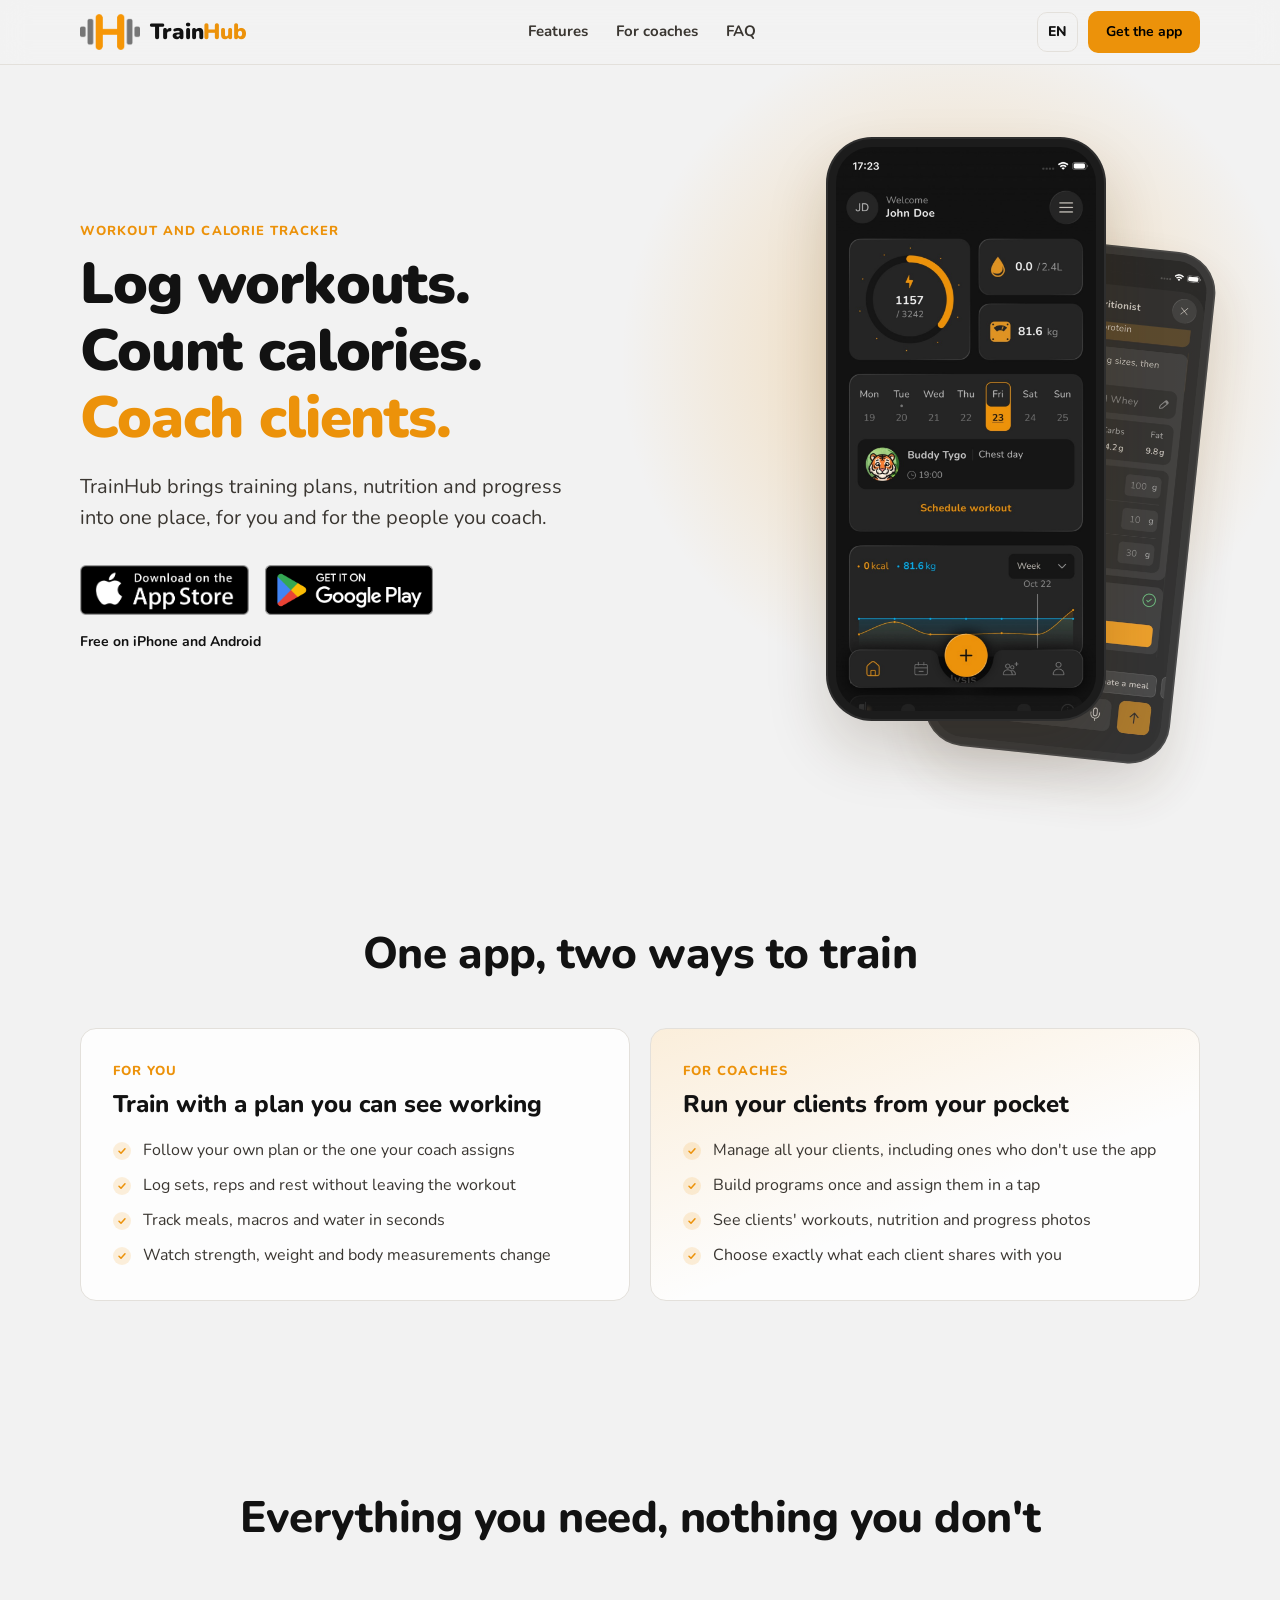
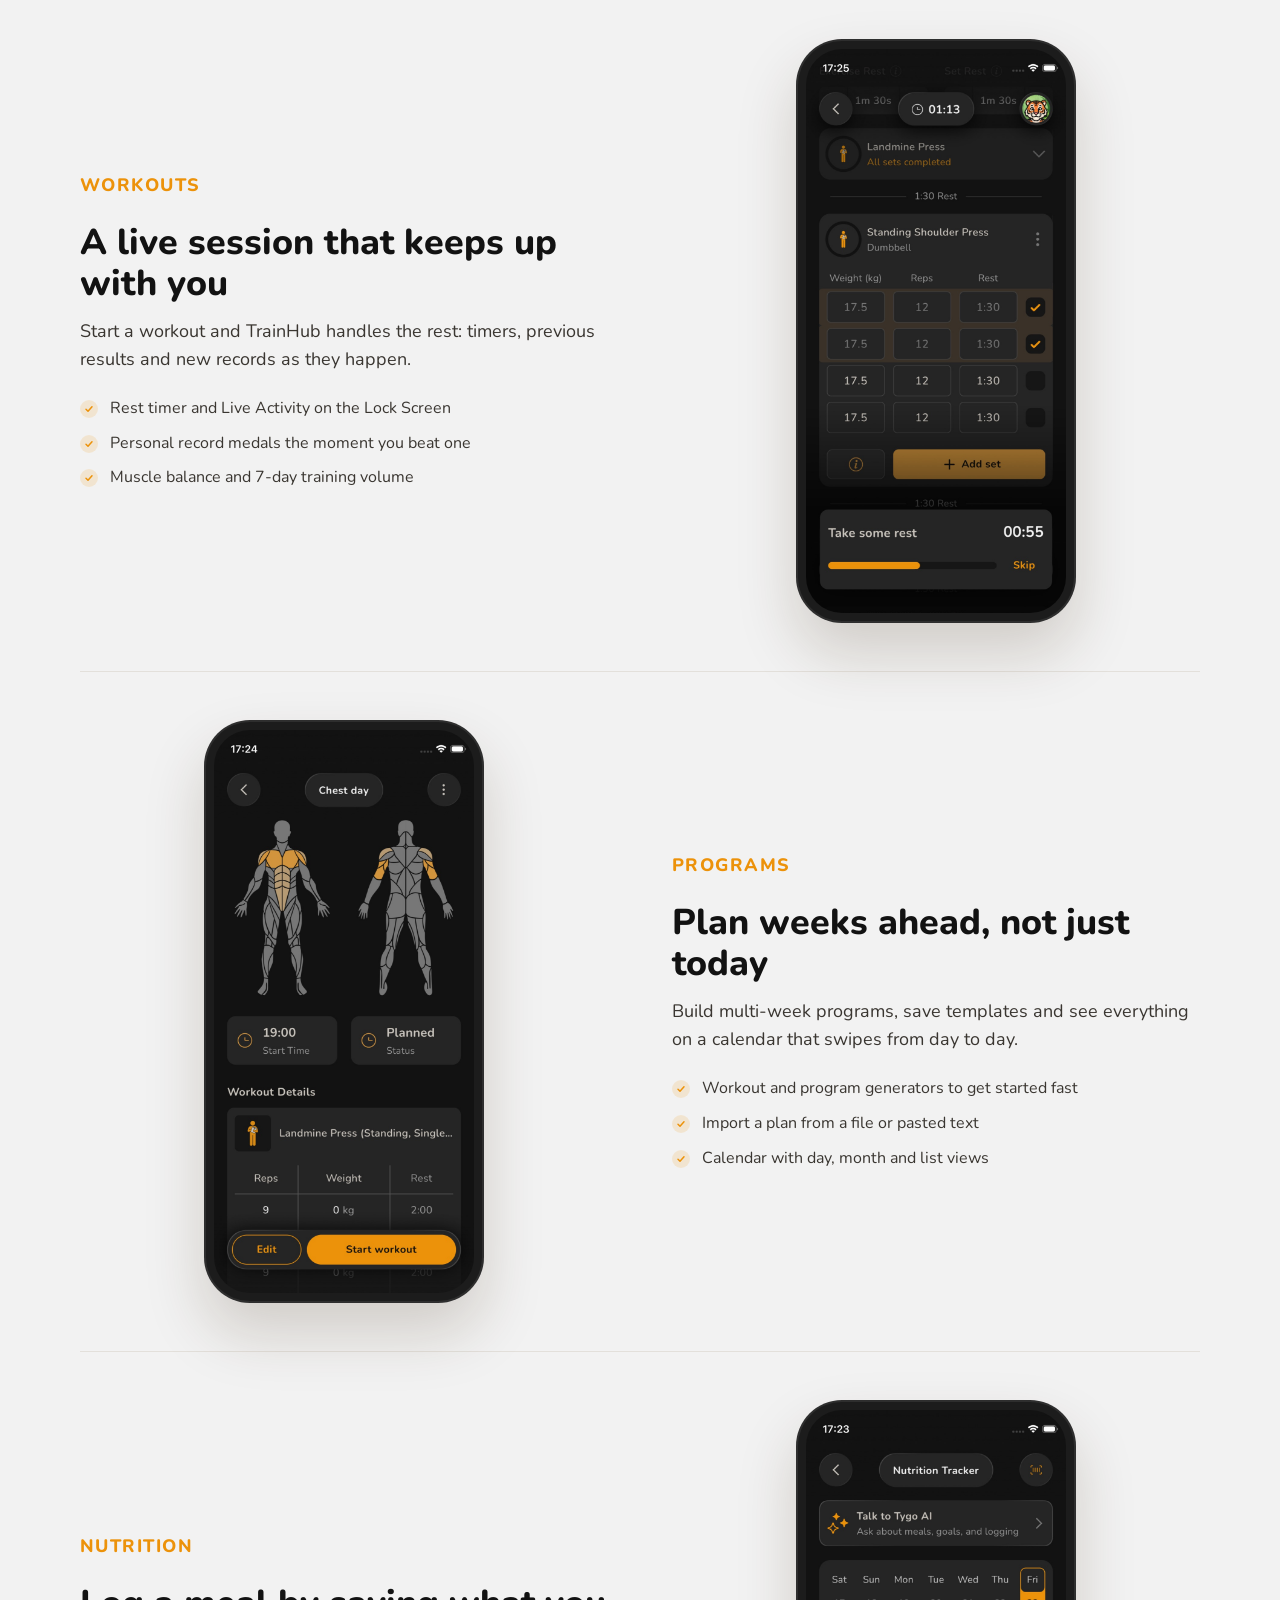
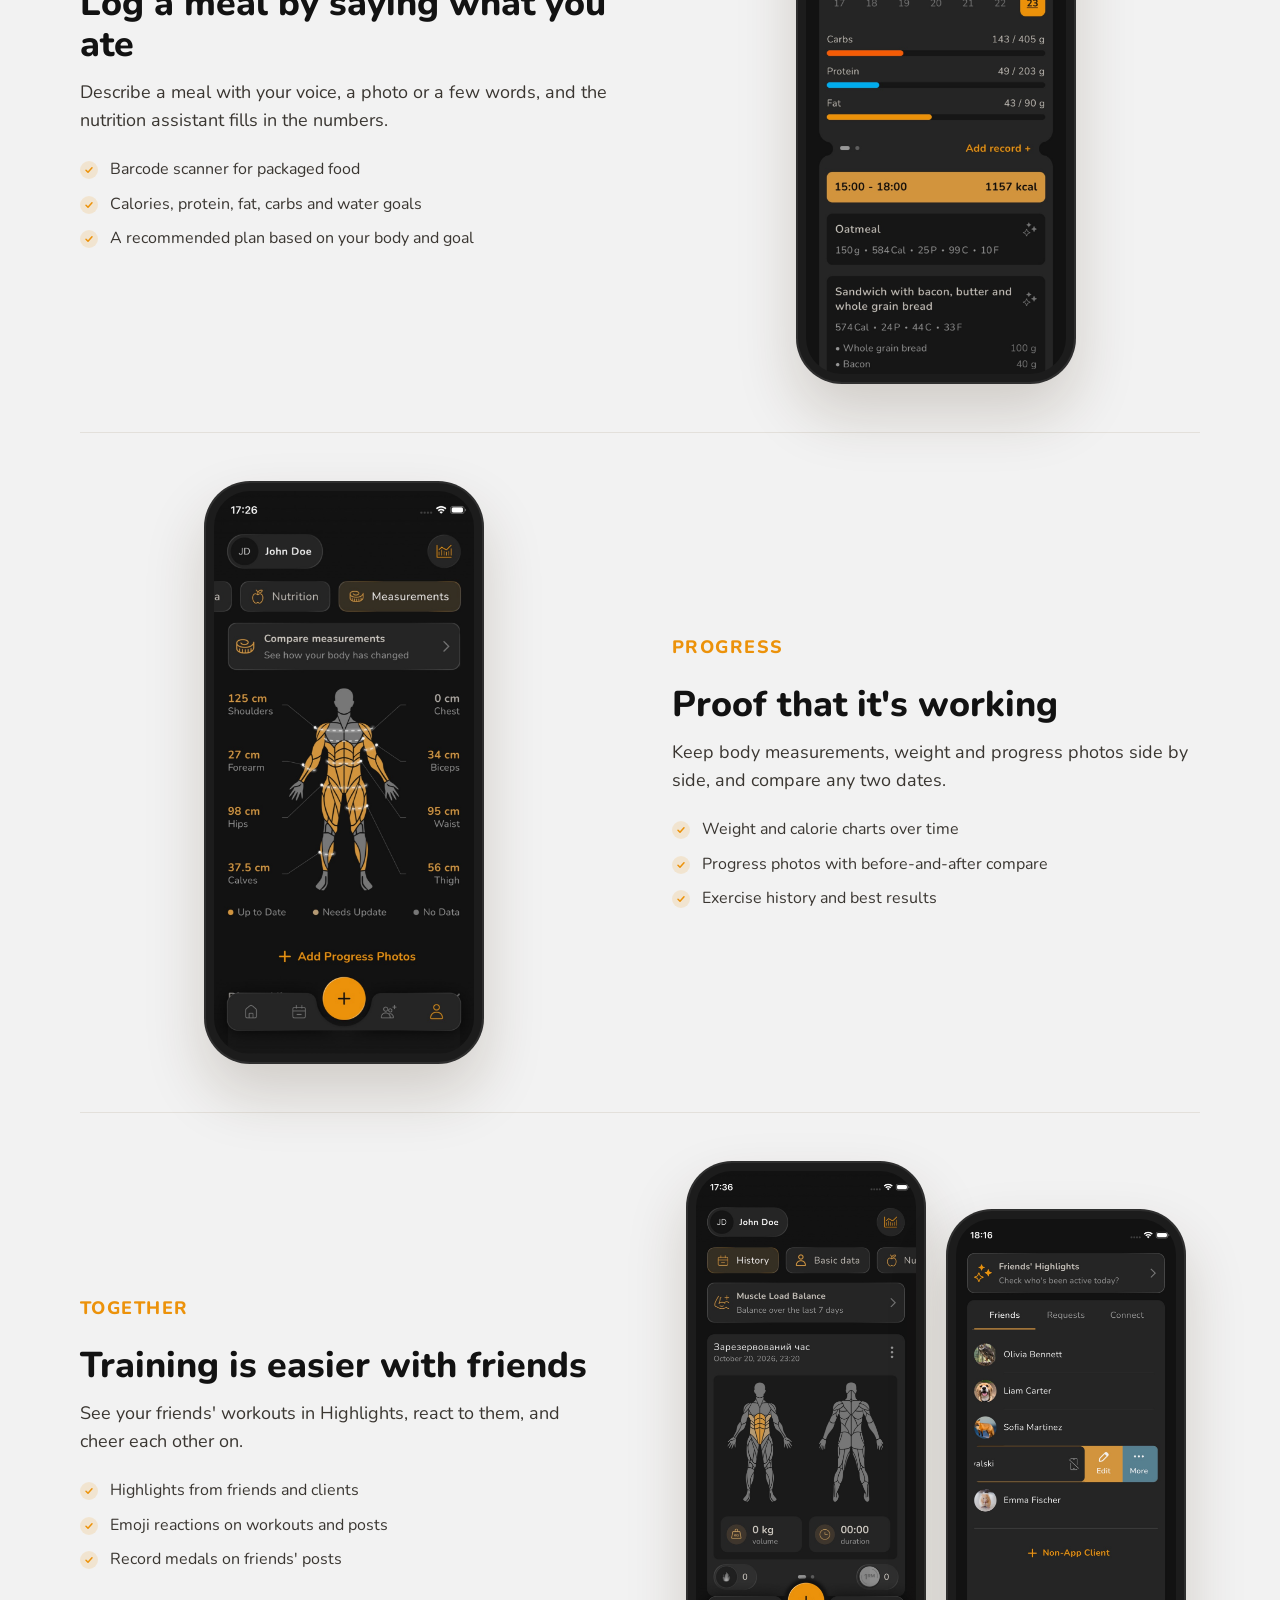
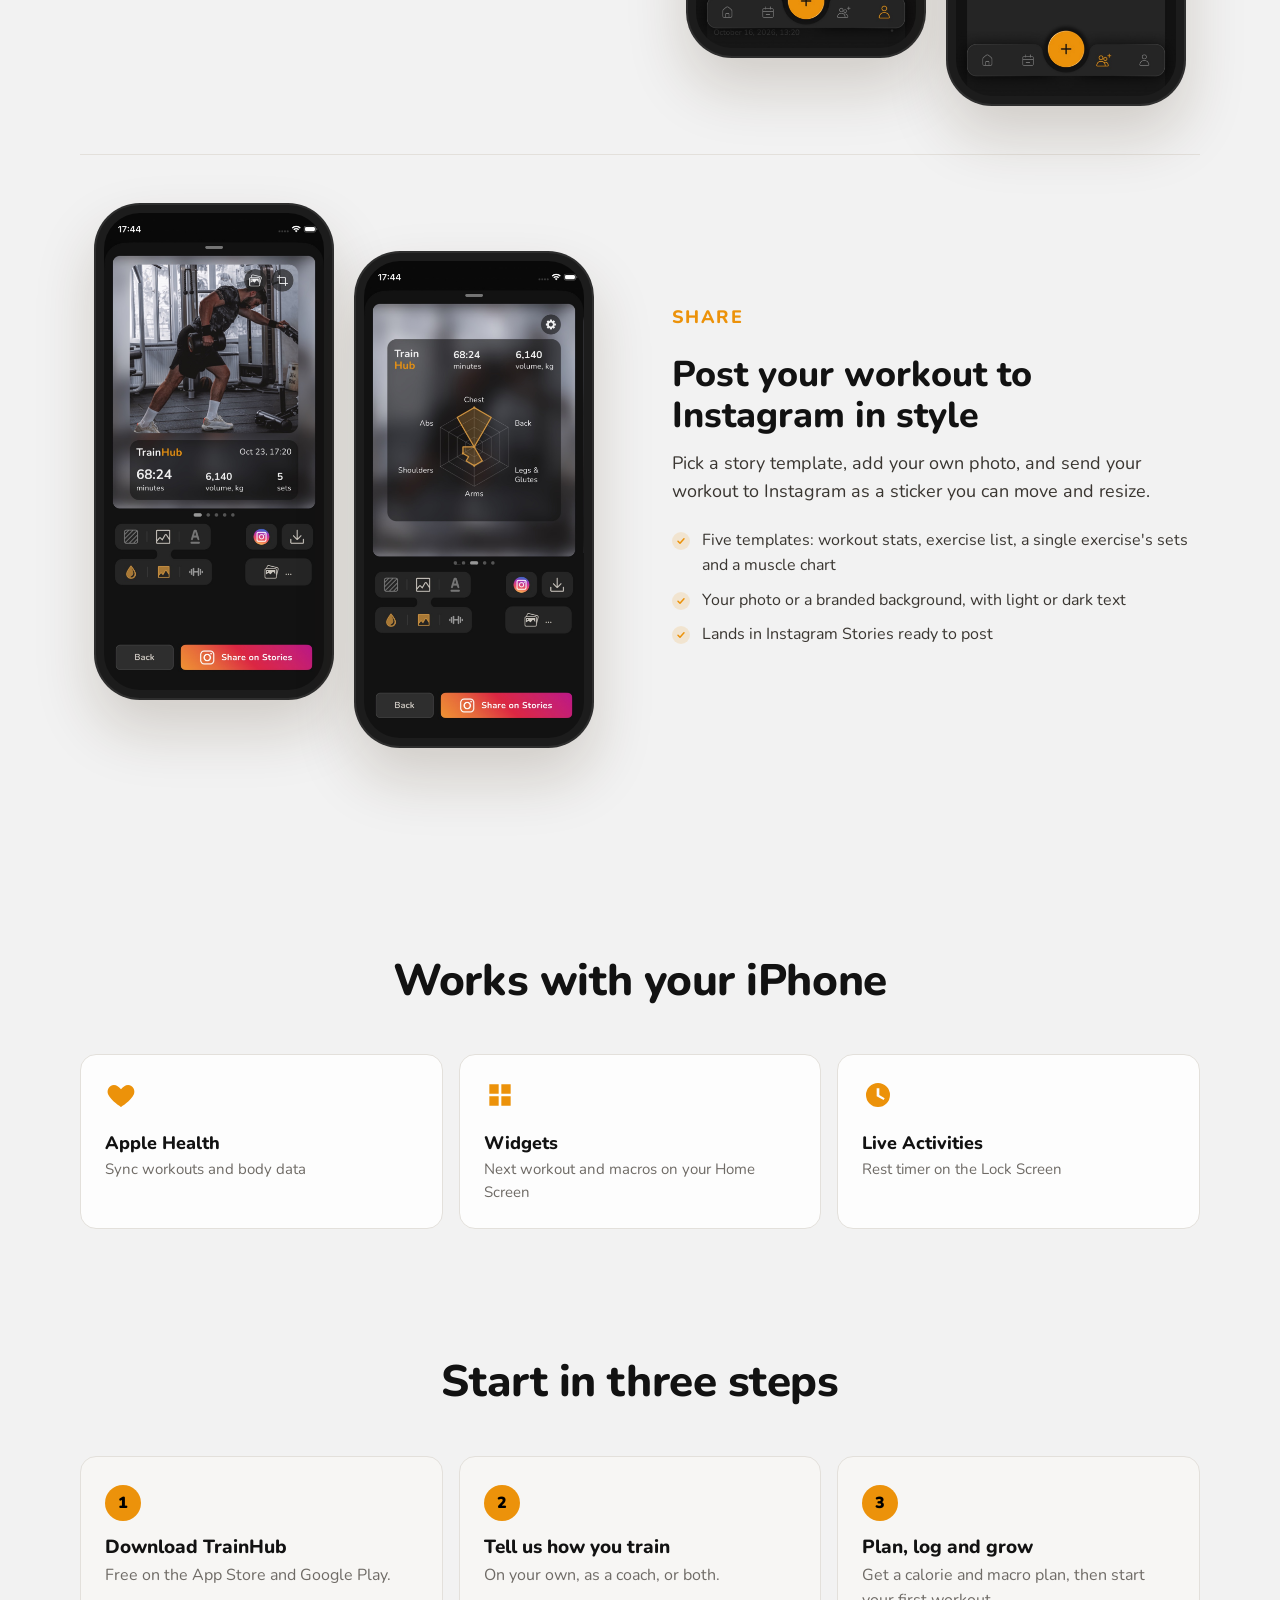
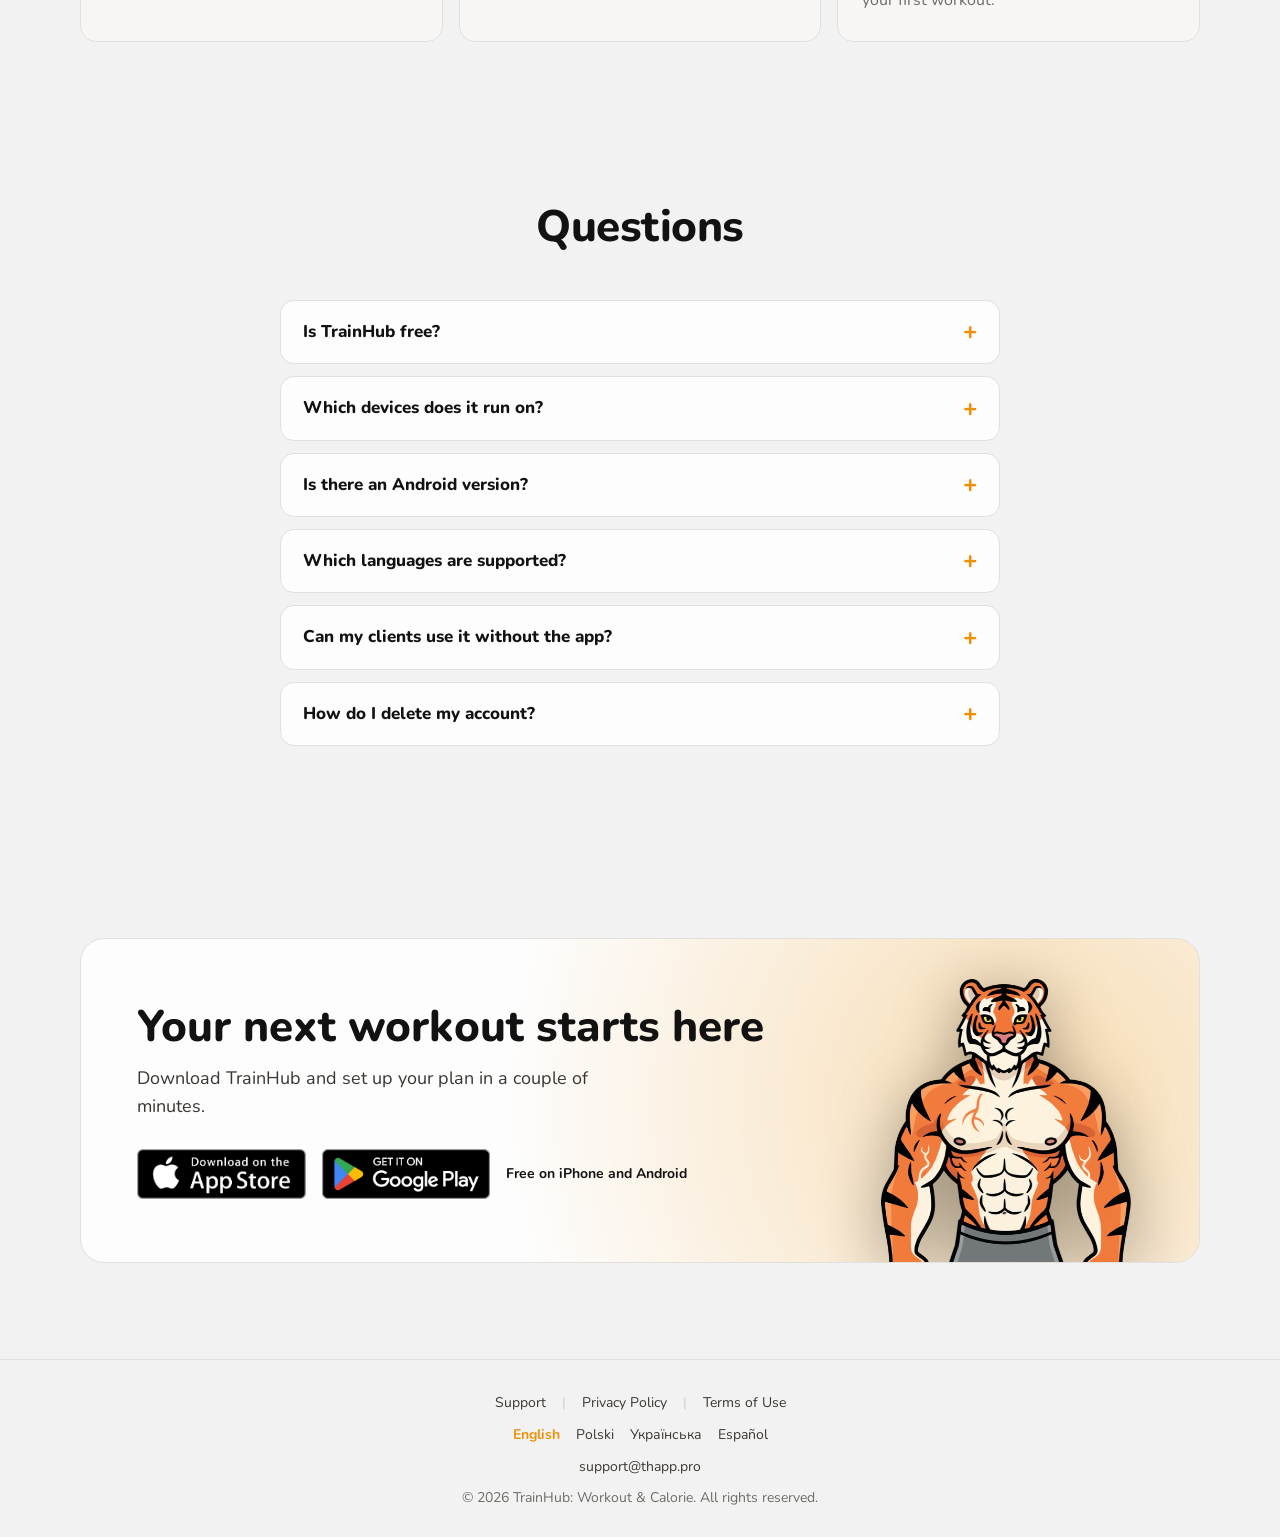
<file: index.html>
<!DOCTYPE html>
<html lang="en">

<head>
  <meta charset="UTF-8" />
  <meta name="viewport" content="width=device-width, initial-scale=1.0" />
  <meta name="color-scheme" content="dark light" />
  <meta name="theme-color" content="#121212" media="(prefers-color-scheme: dark)" />
  <meta name="theme-color" content="#f2f2f2" media="(prefers-color-scheme: light)" />

  <!-- Primary Meta Tags -->
  <title>TrainHub: Workout &amp; Calorie Tracker for Trainers and Clients</title>
  <meta name="title" content="TrainHub: Workout &amp; Calorie Tracker for Trainers and Clients" />
  <meta name="description" content="Log workouts, count calories and coach clients in one app. Build programs, track nutrition with AI and follow your progress. Free on the App Store and Google Play." />
  <meta name="keywords" content="TrainHub, workout tracker, calorie counter, fitness app, personal trainer app, client management, workout planner, macro tracker, gym log" />
  <meta name="author" content="TrainHub" />
  <meta name="robots" content="index, follow" />

  <!-- Safari Smart App Banner -->
  <meta name="apple-itunes-app" content="app-id=6748391178" />

  <!-- Canonical URL and language versions -->
  <link rel="canonical" href="https://thapp.pro/" />
  <link rel="alternate" hreflang="en" href="https://thapp.pro/" />
  <link rel="alternate" hreflang="pl" href="https://thapp.pro/pl/" />
  <link rel="alternate" hreflang="uk" href="https://thapp.pro/uk/" />
  <link rel="alternate" hreflang="es" href="https://thapp.pro/es/" />
  <link rel="alternate" hreflang="x-default" href="https://thapp.pro/" />

  <!-- Open Graph / Facebook -->
  <meta property="og:type" content="website" />
  <meta property="og:url" content="https://thapp.pro/" />
  <meta property="og:title" content="TrainHub: Workout &amp; Calorie Tracker for Trainers and Clients" />
  <meta property="og:description" content="Log workouts, count calories and coach clients in one app. Build programs, track nutrition with AI and follow your progress. Free on the App Store and Google Play." />
  <meta property="og:image" content="https://thapp.pro/images/og-image.png" />
  <meta property="og:image:width" content="1200" />
  <meta property="og:image:height" content="630" />
  <meta property="og:site_name" content="TrainHub" />
  <meta property="og:locale" content="en_US" />
  <meta property="og:locale:alternate" content="pl_PL" />
  <meta property="og:locale:alternate" content="uk_UA" />
  <meta property="og:locale:alternate" content="es_ES" />

  <!-- Twitter -->
  <meta name="twitter:card" content="summary_large_image" />
  <meta name="twitter:url" content="https://thapp.pro/" />
  <meta name="twitter:title" content="TrainHub: Workout &amp; Calorie Tracker for Trainers and Clients" />
  <meta name="twitter:description" content="Log workouts, count calories and coach clients in one app. Build programs, track nutrition with AI and follow your progress. Free on the App Store and Google Play." />
  <meta name="twitter:image" content="https://thapp.pro/images/og-image.png" />

  <!-- Favicon -->
  <link rel="icon" type="image/png" href="/favicon.png" />
  <link rel="apple-touch-icon" href="/images/app-icon.png" />

  <!-- Fonts -->
  <link rel="preconnect" href="https://fonts.googleapis.com" />
  <link rel="preconnect" href="https://fonts.gstatic.com" crossorigin />
  <link href="https://fonts.googleapis.com/css2?family=Nunito:wght@400;600;700;800;900&display=swap" rel="stylesheet" />

  <!-- Stylesheet -->
  <link rel="stylesheet" href="/styles.css?v=e1ec206af5" />
  <script>document.documentElement.classList.add("js");</script>

  <!-- Structured Data -->
  <script type="application/ld+json">
{
  "@context": "https://schema.org",
  "@type": "MobileApplication",
  "name": "TrainHub: Workout & Calorie",
  "operatingSystem": "iOS 15.6 or later, Android 7.0 or later",
  "applicationCategory": "HealthApplication",
  "inLanguage": "en",
  "description": "Log workouts, count calories and coach clients in one app. Build programs, track nutrition with AI and follow your progress. Free on the App Store and Google Play.",
  "url": "https://thapp.pro/",
  "downloadUrl": [
    "https://apps.apple.com/app/id6748391178",
    "https://play.google.com/store/apps/details?id=com.vboiko.trainhub"
  ],
  "image": "https://thapp.pro/images/app-icon.png",
  "screenshot": "https://thapp.pro/images/og-image.png",
  "offers": {
    "@type": "Offer",
    "price": "0",
    "priceCurrency": "USD"
  },
  "author": {
    "@type": "Organization",
    "name": "TrainHub",
    "url": "https://thapp.pro/"
  }
}
  </script>
  <script type="application/ld+json">
{
  "@context": "https://schema.org",
  "@type": "Organization",
  "name": "TrainHub",
  "url": "https://thapp.pro/",
  "logo": "https://thapp.pro/images/app-icon.png",
  "email": "support@thapp.pro",
  "sameAs": [
    "https://apps.apple.com/app/id6748391178",
    "https://play.google.com/store/apps/details?id=com.vboiko.trainhub"
  ]
}
  </script>
  <script type="application/ld+json">
{
  "@context": "https://schema.org",
  "@type": "WebSite",
  "name": "TrainHub",
  "url": "https://thapp.pro/",
  "inLanguage": "en"
}
  </script>
  <script type="application/ld+json">
{
  "@context": "https://schema.org",
  "@type": "FAQPage",
  "inLanguage": "en",
  "mainEntity": [
    {
      "@type": "Question",
      "name": "Is TrainHub free?",
      "acceptedAnswer": {
        "@type": "Answer",
        "text": "Yes. TrainHub is free to download and use on the App Store and Google Play."
      }
    },
    {
      "@type": "Question",
      "name": "Which devices does it run on?",
      "acceptedAnswer": {
        "@type": "Answer",
        "text": "iPhone with iOS 15.6 or later, Mac with Apple silicon (macOS 12.5 or later), and Android phones with Android 7.0 or later."
      }
    },
    {
      "@type": "Question",
      "name": "Is there an Android version?",
      "acceptedAnswer": {
        "@type": "Answer",
        "text": "Yes. Get TrainHub on Google Play."
      }
    },
    {
      "@type": "Question",
      "name": "Which languages are supported?",
      "acceptedAnswer": {
        "@type": "Answer",
        "text": "English, Polish, Ukrainian and Spanish."
      }
    },
    {
      "@type": "Question",
      "name": "Can my clients use it without the app?",
      "acceptedAnswer": {
        "@type": "Answer",
        "text": "Yes. Coaches can add clients who don't use the app and still plan their workouts and track their progress."
      }
    },
    {
      "@type": "Question",
      "name": "How do I delete my account?",
      "acceptedAnswer": {
        "@type": "Answer",
        "text": "Open Settings in the app and tap Delete Account, or email support@thapp.pro. See the Support page for details."
      }
    }
  ]
}
  </script>
</head>

<body>
  <div class="lang-suggest" id="lang-suggest" hidden>
    <span id="lang-suggest-text"></span>
    <a id="lang-suggest-link" href="/"></a>
    <button type="button" id="lang-suggest-close" class="lang-suggest-close">×</button>
  </div>

  <header class="site-header">
    <div class="wrap site-header-inner">
      <a class="brand" href="/" aria-label="TrainHub">
        <img src="/images/app-icon.png" alt="" width="60" height="36" />
        <span class="wordmark">Train<span>Hub</span></span>
      </a>
      <nav class="site-nav" aria-label="Main">
        <a href="#features">Features</a>
        <a href="#coaches">For coaches</a>
        <a href="#faq">FAQ</a>
      </nav>
      <div class="header-actions">
        <details class="lang-menu">
          <summary aria-label="Language">EN</summary>
          <ul>
            <li><a href="/" hreflang="en" lang="en" data-lang="en" aria-current="true">English</a></li>
            <li><a href="/pl/" hreflang="pl" lang="pl" data-lang="pl">Polski</a></li>
            <li><a href="/uk/" hreflang="uk" lang="uk" data-lang="uk">Українська</a></li>
            <li><a href="/es/" hreflang="es" lang="es" data-lang="es">Español</a></li>
          </ul>
        </details>
        <a class="btn btn-primary btn-sm" href="https://apple.co/3LEplAn" data-store="ios">Get the app</a>
      </div>
    </div>
  </header>

  <main>
    <!-- Hero -->
    <section class="hero">
      <div class="glow" aria-hidden="true"></div>
      <div class="wrap hero-grid">
        <div class="hero-copy reveal">
          <p class="eyebrow">Workout and calorie tracker</p>
          <h1>Log workouts. Count calories. <span class="accent">Coach clients.</span></h1>
          <p class="lead">TrainHub brings training plans, nutrition and progress into one place, for you and for the people you coach.</p>

          <!-- Shown by script.js when the link carries a shared profile (?u=) -->
          <div class="invite-card" id="invite-card" hidden>
            <img src="/images/mascot/tiger-peek.png" alt="" width="104" height="49" class="invite-tiger" />
            <h2>Someone shared their TrainHub profile with you</h2>
            <p>Open it in the app to connect, or download TrainHub first.</p>
            <div class="invite-actions">
              <button type="button" class="btn btn-primary" id="open-app">Open in TrainHub</button>
              <a class="btn btn-secondary" href="https://apple.co/3LEplAn" data-store="ios">Get the app</a>
            </div>
            <div class="loading" id="loading" role="status" aria-live="polite">
              <span class="spinner" aria-hidden="true"></span>
              Opening TrainHub…
            </div>
          </div>

          <div class="store-row">
            <a class="store-btn" href="https://apple.co/3LEplAn" data-store="ios">
              <img src="/images/apps-store-logo.png" alt="Download on the App Store" width="150" height="44" />
            </a>
            <a class="store-btn" href="https://play.google.com/store/apps/details?id=com.vboiko.trainhub" data-store="android">
              <img src="/images/play-store-logo.png" alt="Get it on Google Play" width="148" height="44" />
            </a>
            <div class="store-note">
              <strong>Free on iPhone and Android</strong>
            </div>
          </div>
        </div>
        <div class="hero-visual reveal">
          <div class="phone phone-back"><img src="/images/screens/agent.jpg" alt="Nutrition assistant logging a meal from a voice message" width="430" height="932" decoding="async" /></div>
          <div class="phone phone-front"><img src="/images/screens/dashboard.jpg" alt="TrainHub dashboard with today's calories, macros and next workout" width="430" height="932" decoding="async" /></div>
        </div>
      </div>
    </section>

    <!-- Audiences -->
    <section class="section" id="coaches">
      <div class="wrap">
        <h2 class="section-title reveal">One app, two ways to train</h2>
        <div class="audience-grid">
          <article class="audience-card reveal">
            <p class="eyebrow">For you</p>
            <h3>Train with a plan you can see working</h3>
            <ul class="checks">
              <li>Follow your own plan or the one your coach assigns</li>
              <li>Log sets, reps and rest without leaving the workout</li>
              <li>Track meals, macros and water in seconds</li>
              <li>Watch strength, weight and body measurements change</li>
            </ul>
          </article>
          <article class="audience-card audience-card-coach reveal">
            <p class="eyebrow">For coaches</p>
            <h3>Run your clients from your pocket</h3>
            <ul class="checks">
              <li>Manage all your clients, including ones who don't use the app</li>
              <li>Build programs once and assign them in a tap</li>
              <li>See clients' workouts, nutrition and progress photos</li>
              <li>Choose exactly what each client shares with you</li>
            </ul>
          </article>
        </div>
      </div>
    </section>

    <!-- Features -->
    <section class="section" id="features">
      <div class="wrap">
        <h2 class="section-title reveal">Everything you need, nothing you don't</h2>

        <div class="feature reveal">
          <div class="feature-copy">
            <p class="eyebrow">Workouts</p>
            <h3>A live session that keeps up with you</h3>
            <p>Start a workout and TrainHub handles the rest: timers, previous results and new records as they happen.</p>
            <ul class="checks">
              <li>Rest timer and Live Activity on the Lock Screen</li>
              <li>Personal record medals the moment you beat one</li>
              <li>Muscle balance and 7-day training volume</li>
            </ul>
          </div>
          <div class="feature-visual"><div class="phone"><img src="/images/screens/session.jpg" alt="Live workout session with rest timer and logged sets" width="430" height="932" loading="lazy" decoding="async" /></div></div>
        </div>

        <div class="feature feature-flip reveal">
          <div class="feature-copy">
            <p class="eyebrow">Programs</p>
            <h3>Plan weeks ahead, not just today</h3>
            <p>Build multi-week programs, save templates and see everything on a calendar that swipes from day to day.</p>
            <ul class="checks">
              <li>Workout and program generators to get started fast</li>
              <li>Import a plan from a file or pasted text</li>
              <li>Calendar with day, month and list views</li>
            </ul>
          </div>
          <div class="feature-visual"><div class="phone"><img src="/images/screens/workout.jpg" alt="Workout preview with exercises and sets" width="430" height="932" loading="lazy" decoding="async" /></div></div>
        </div>

        <div class="feature reveal">
          <div class="feature-copy">
            <p class="eyebrow">Nutrition</p>
            <h3>Log a meal by saying what you ate</h3>
            <p>Describe a meal with your voice, a photo or a few words, and the nutrition assistant fills in the numbers.</p>
            <ul class="checks">
              <li>Barcode scanner for packaged food</li>
              <li>Calories, protein, fat, carbs and water goals</li>
              <li>A recommended plan based on your body and goal</li>
            </ul>
          </div>
          <div class="feature-visual"><div class="phone"><img src="/images/screens/nutrition.jpg" alt="Nutrition tracker with calories and macros for the day" width="430" height="932" loading="lazy" decoding="async" /></div></div>
        </div>

        <div class="feature feature-flip reveal">
          <div class="feature-copy">
            <p class="eyebrow">Progress</p>
            <h3>Proof that it's working</h3>
            <p>Keep body measurements, weight and progress photos side by side, and compare any two dates.</p>
            <ul class="checks">
              <li>Weight and calorie charts over time</li>
              <li>Progress photos with before-and-after compare</li>
              <li>Exercise history and best results</li>
            </ul>
          </div>
          <div class="feature-visual"><div class="phone"><img src="/images/screens/progress.jpg" alt="Body measurements and weight chart" width="430" height="932" loading="lazy" decoding="async" /></div></div>
        </div>

        <div class="feature reveal">
          <div class="feature-copy">
            <p class="eyebrow">Together</p>
            <h3>Training is easier with friends</h3>
            <p>See your friends' workouts in Highlights, react to them, and cheer each other on.</p>
            <ul class="checks">
              <li>Highlights from friends and clients</li>
              <li>Emoji reactions on workouts and posts</li>
              <li>Record medals on friends' posts</li>
            </ul>
          </div>
          <div class="feature-visual feature-visual-pair">
            <div class="phone"><img src="/images/screens/highlights.jpg" alt="Highlights feed with friends' workouts and reactions" width="430" height="932" loading="lazy" decoding="async" /></div>
            <div class="phone"><img src="/images/screens/clients.jpg" alt="Coach's client list" width="430" height="932" loading="lazy" decoding="async" /></div>
          </div>
        </div>

        <div class="feature feature-flip reveal">
          <div class="feature-copy">
            <p class="eyebrow">Share</p>
            <h3>Post your workout to Instagram in style</h3>
            <p>Pick a story template, add your own photo, and send your workout to Instagram as a sticker you can move and resize.</p>
            <ul class="checks">
              <li>Five templates: workout stats, exercise list, a single exercise's sets and a muscle chart</li>
              <li>Your photo or a branded background, with light or dark text</li>
              <li>Lands in Instagram Stories ready to post</li>
            </ul>
          </div>
          <div class="feature-visual feature-visual-pair">
            <div class="phone"><img src="/images/screens/story.jpg" alt="Instagram story template with workout stats over a photo" width="430" height="932" loading="lazy" decoding="async" /></div>
            <div class="phone"><img src="/images/screens/story2.jpg" alt="Instagram story template with a muscle chart" width="430" height="932" loading="lazy" decoding="async" /></div>
          </div>
        </div>
      </div>
    </section>

    <!-- Integrations -->
    <section class="section section-tight">
      <div class="wrap">
        <h2 class="section-title reveal">Works with your iPhone</h2>
        <div class="tiles">
          <div class="tile reveal">
            <svg viewBox="0 0 24 24" aria-hidden="true"><path d="M12 21s-7.5-4.6-9.6-9.3C1 8.4 3 4.5 6.7 4.5c2.1 0 3.5 1.2 5.3 3.2 1.8-2 3.2-3.2 5.3-3.2 3.7 0 5.7 3.9 4.3 7.2C19.5 16.4 12 21 12 21z"/></svg>
            <h3>Apple Health</h3>
            <p>Sync workouts and body data</p>
          </div>
          <div class="tile reveal">
            <svg viewBox="0 0 24 24" aria-hidden="true"><path d="M4 4h7v7H4zm9 0h7v7h-7zM4 13h7v7H4zm9 0h7v7h-7z"/></svg>
            <h3>Widgets</h3>
            <p>Next workout and macros on your Home Screen</p>
          </div>
          <div class="tile reveal">
            <svg viewBox="0 0 24 24" aria-hidden="true"><path d="M12 3a9 9 0 1 0 0 18 9 9 0 0 0 0-18zm1 4v5l4 2.4-.8 1.4L11 13V7z"/></svg>
            <h3>Live Activities</h3>
            <p>Rest timer on the Lock Screen</p>
          </div>
        </div>
      </div>
    </section>

    <!-- Steps -->
    <section class="section section-tight">
      <div class="wrap">
        <h2 class="section-title reveal">Start in three steps</h2>
        <ol class="steps">
          <li class="reveal"><h3>Download TrainHub</h3><p>Free on the App Store and Google Play.</p></li>
          <li class="reveal"><h3>Tell us how you train</h3><p>On your own, as a coach, or both.</p></li>
          <li class="reveal"><h3>Plan, log and grow</h3><p>Get a calorie and macro plan, then start your first workout.</p></li>
        </ol>
      </div>
    </section>

    <!-- FAQ -->
    <section class="section" id="faq">
      <div class="wrap wrap-narrow">
        <h2 class="section-title reveal">Questions</h2>
        <div class="faq">
          <details class="faq-item reveal">
            <summary>Is TrainHub free?</summary>
            <p>Yes. TrainHub is free to download and use on the App Store and Google Play.</p>
          </details>
          <details class="faq-item reveal">
            <summary>Which devices does it run on?</summary>
            <p>iPhone with iOS 15.6 or later, Mac with Apple silicon (macOS 12.5 or later), and Android phones with Android 7.0 or later.</p>
          </details>
          <details class="faq-item reveal">
            <summary>Is there an Android version?</summary>
            <p>Yes. Get TrainHub on <a href="https://play.google.com/store/apps/details?id=com.vboiko.trainhub">Google Play</a>.</p>
          </details>
          <details class="faq-item reveal">
            <summary>Which languages are supported?</summary>
            <p>English, Polish, Ukrainian and Spanish.</p>
          </details>
          <details class="faq-item reveal">
            <summary>Can my clients use it without the app?</summary>
            <p>Yes. Coaches can add clients who don't use the app and still plan their workouts and track their progress.</p>
          </details>
          <details class="faq-item reveal">
            <summary>How do I delete my account?</summary>
            <p>Open Settings in the app and tap Delete Account, or email support@thapp.pro. See the <a href="/support.html">Support page</a> for details.</p>
          </details>
        </div>
      </div>
    </section>

    <!-- Final CTA -->
    <section class="section">
      <div class="wrap">
        <div class="cta reveal">
          <div class="cta-copy">
            <h2>Your next workout starts here</h2>
            <p>Download TrainHub and set up your plan in a couple of minutes.</p>
            <div class="store-row">
              <a class="store-btn" href="https://apple.co/3LEplAn" data-store="ios">
                <img src="/images/apps-store-logo.png" alt="Download on the App Store" width="150" height="44" loading="lazy" />
              </a>
              <a class="store-btn" href="https://play.google.com/store/apps/details?id=com.vboiko.trainhub" data-store="android">
                <img src="/images/play-store-logo.png" alt="Get it on Google Play" width="148" height="44" loading="lazy" />
              </a>
              <div class="store-note">
                <strong>Free on iPhone and Android</strong>
              </div>
            </div>
          </div>
          <picture><source srcset="/images/mascot/tiger-jacked.webp" type="image/webp" /><img class="cta-tiger" src="/images/mascot/tiger-jacked.png" alt="" width="477" height="540" loading="lazy" decoding="async" /></picture>
        </div>
      </div>
    </section>
  </main>

  <footer class="footer">
    <nav class="footer-links" aria-label="Footer navigation">
      <a href="/support.html">Support</a>
      <span class="footer-separator" aria-hidden="true">|</span>
      <a href="/privacy-policy.html">Privacy Policy</a>
      <span class="footer-separator" aria-hidden="true">|</span>
      <a href="/terms.html">Terms of Use</a>
    </nav>
    <nav class="footer-langs" aria-label="Language">
      <a href="/" hreflang="en" lang="en" data-lang="en" aria-current="true">English</a>
      <a href="/pl/" hreflang="pl" lang="pl" data-lang="pl">Polski</a>
      <a href="/uk/" hreflang="uk" lang="uk" data-lang="uk">Українська</a>
      <a href="/es/" hreflang="es" lang="es" data-lang="es">Español</a>
    </nav>
    <p><a href="mailto:support@thapp.pro">support@thapp.pro</a></p>
    <p>&copy; <span id="current-year">2026</span> TrainHub: Workout &amp; Calorie. All rights reserved.</p>
  </footer>

  <script id="lang-data" type="application/json">{"current":"en","langs":{"en":{"href":"/","text":"This page is also available in English.","action":"Switch","dismiss":"Dismiss"},"pl":{"href":"/pl/","text":"Ta strona jest dostępna również po polsku.","action":"Przełącz","dismiss":"Zamknij"},"uk":{"href":"/uk/","text":"Ця сторінка доступна також українською.","action":"Перейти","dismiss":"Закрити"},"es":{"href":"/es/","text":"Esta página también está disponible en español.","action":"Cambiar","dismiss":"Cerrar"}}}</script>
  <script src="/script.js?v=e00fa53fd8" defer></script>
</body>

</html>
</file>
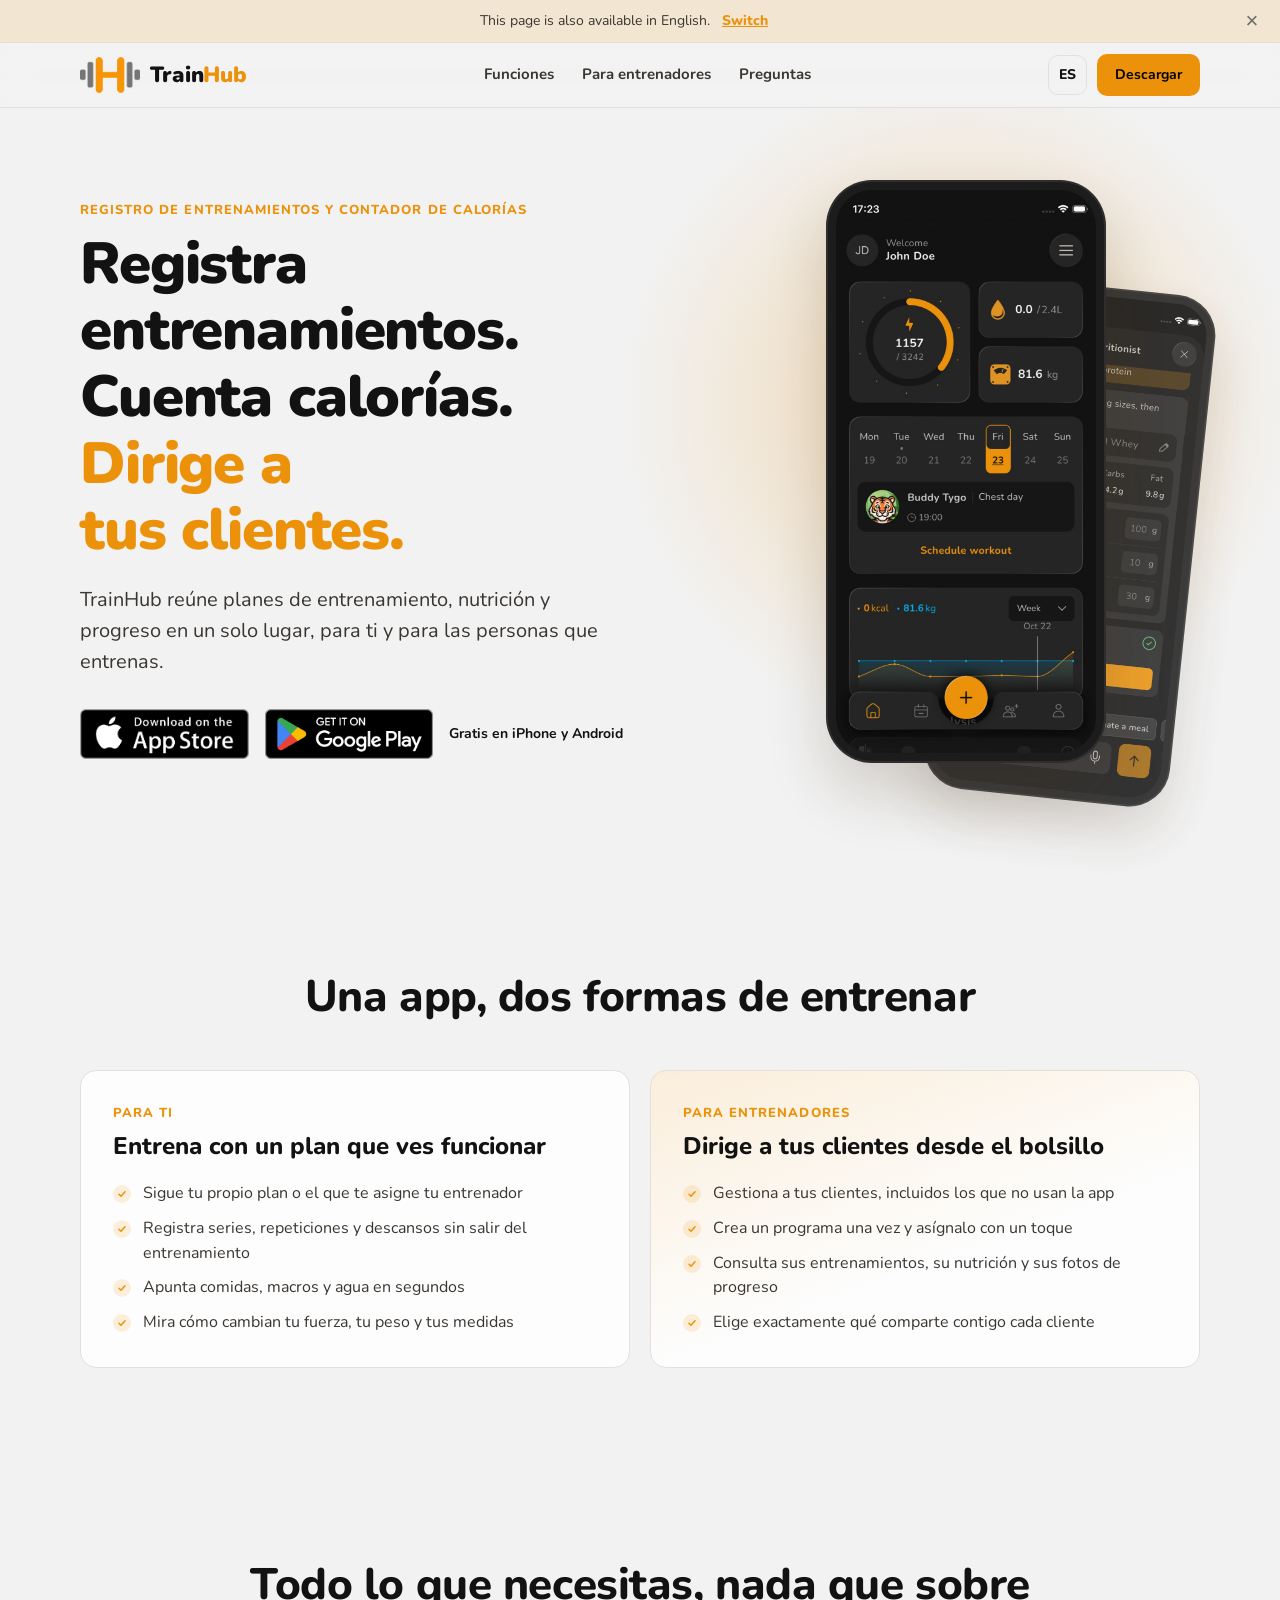
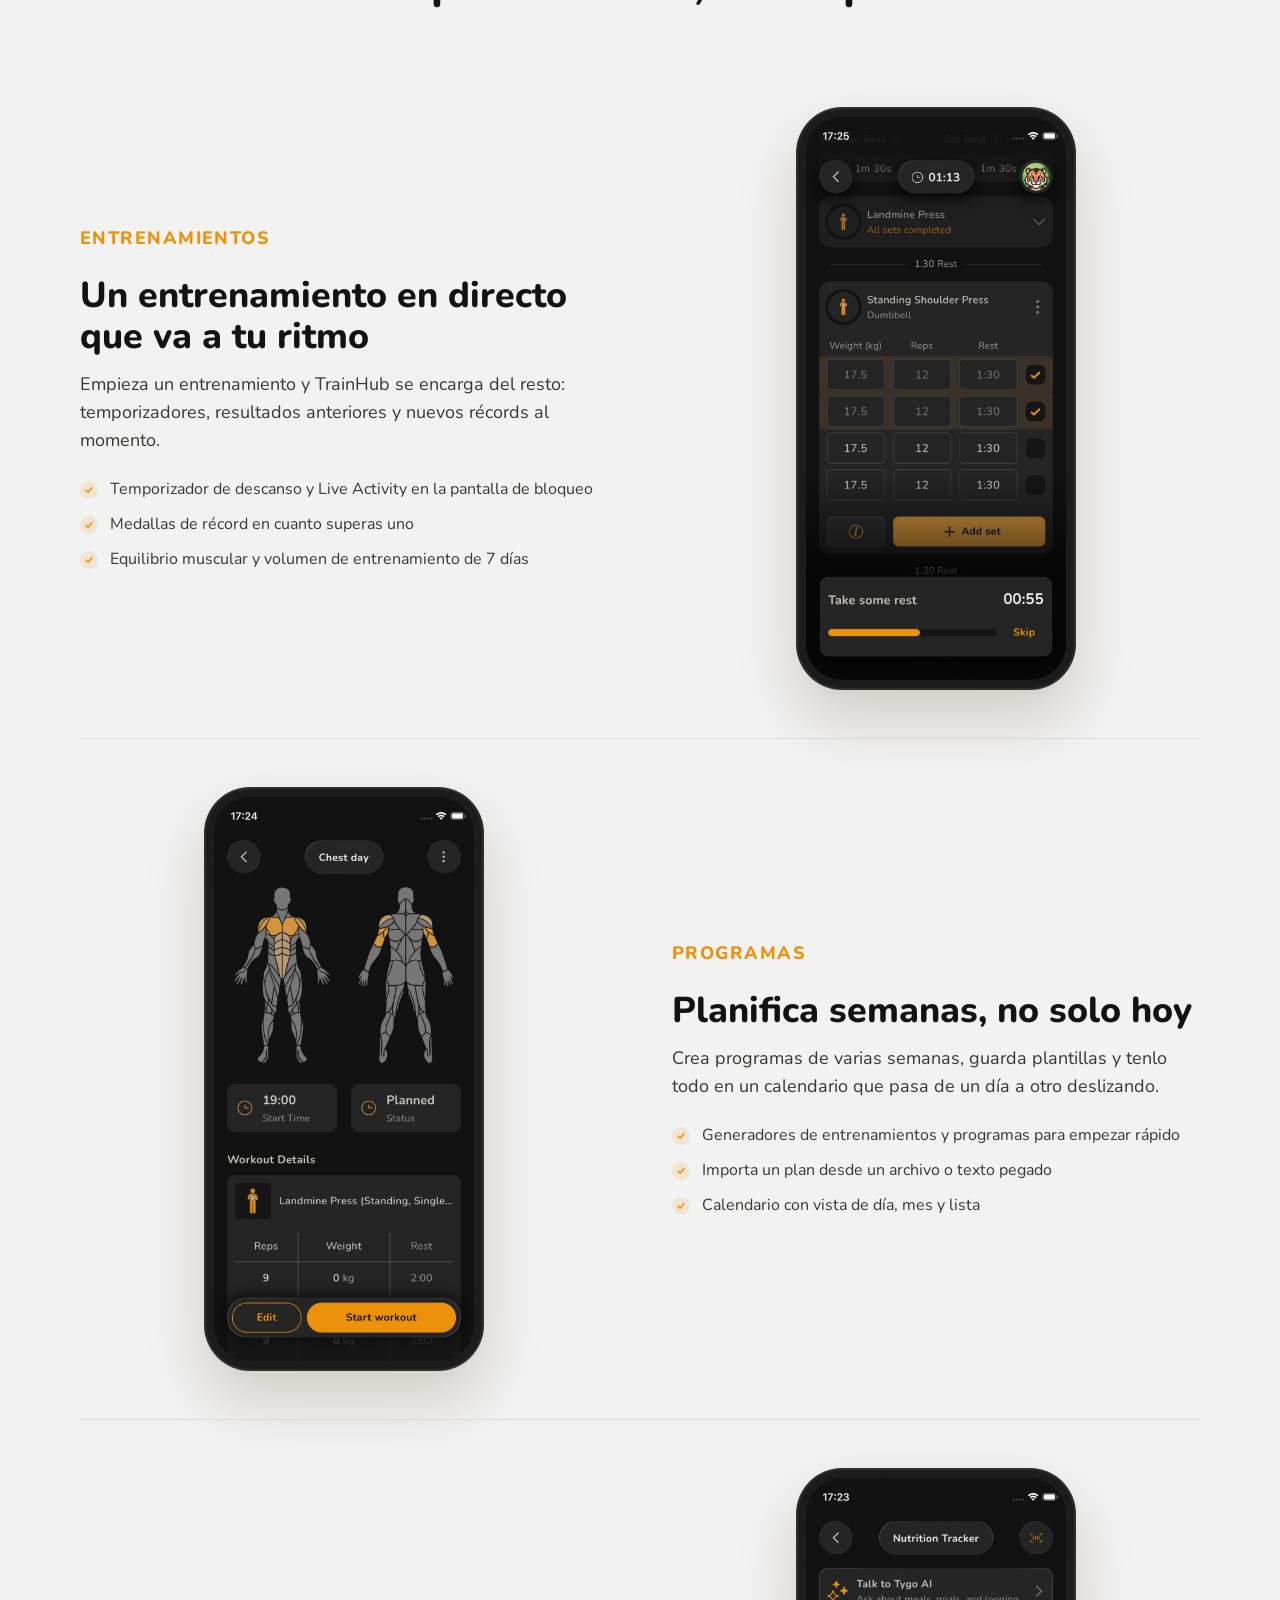
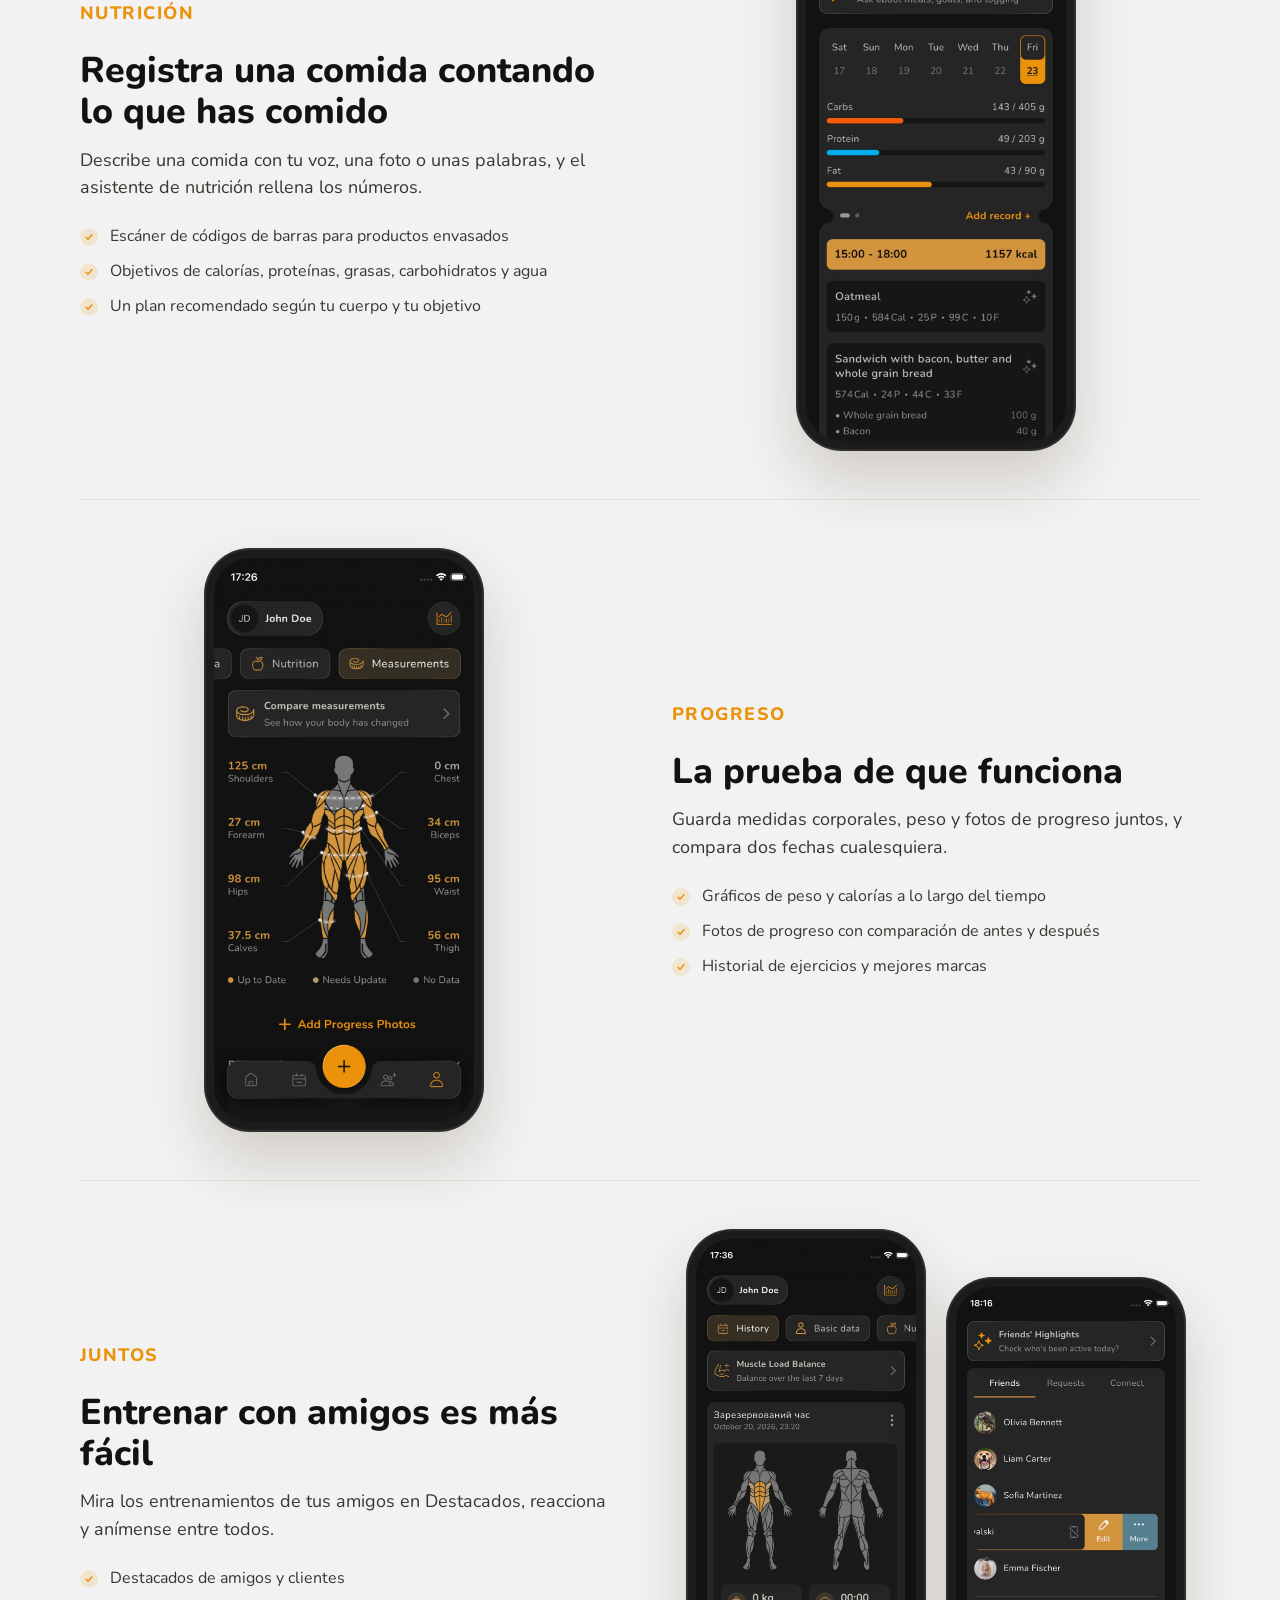
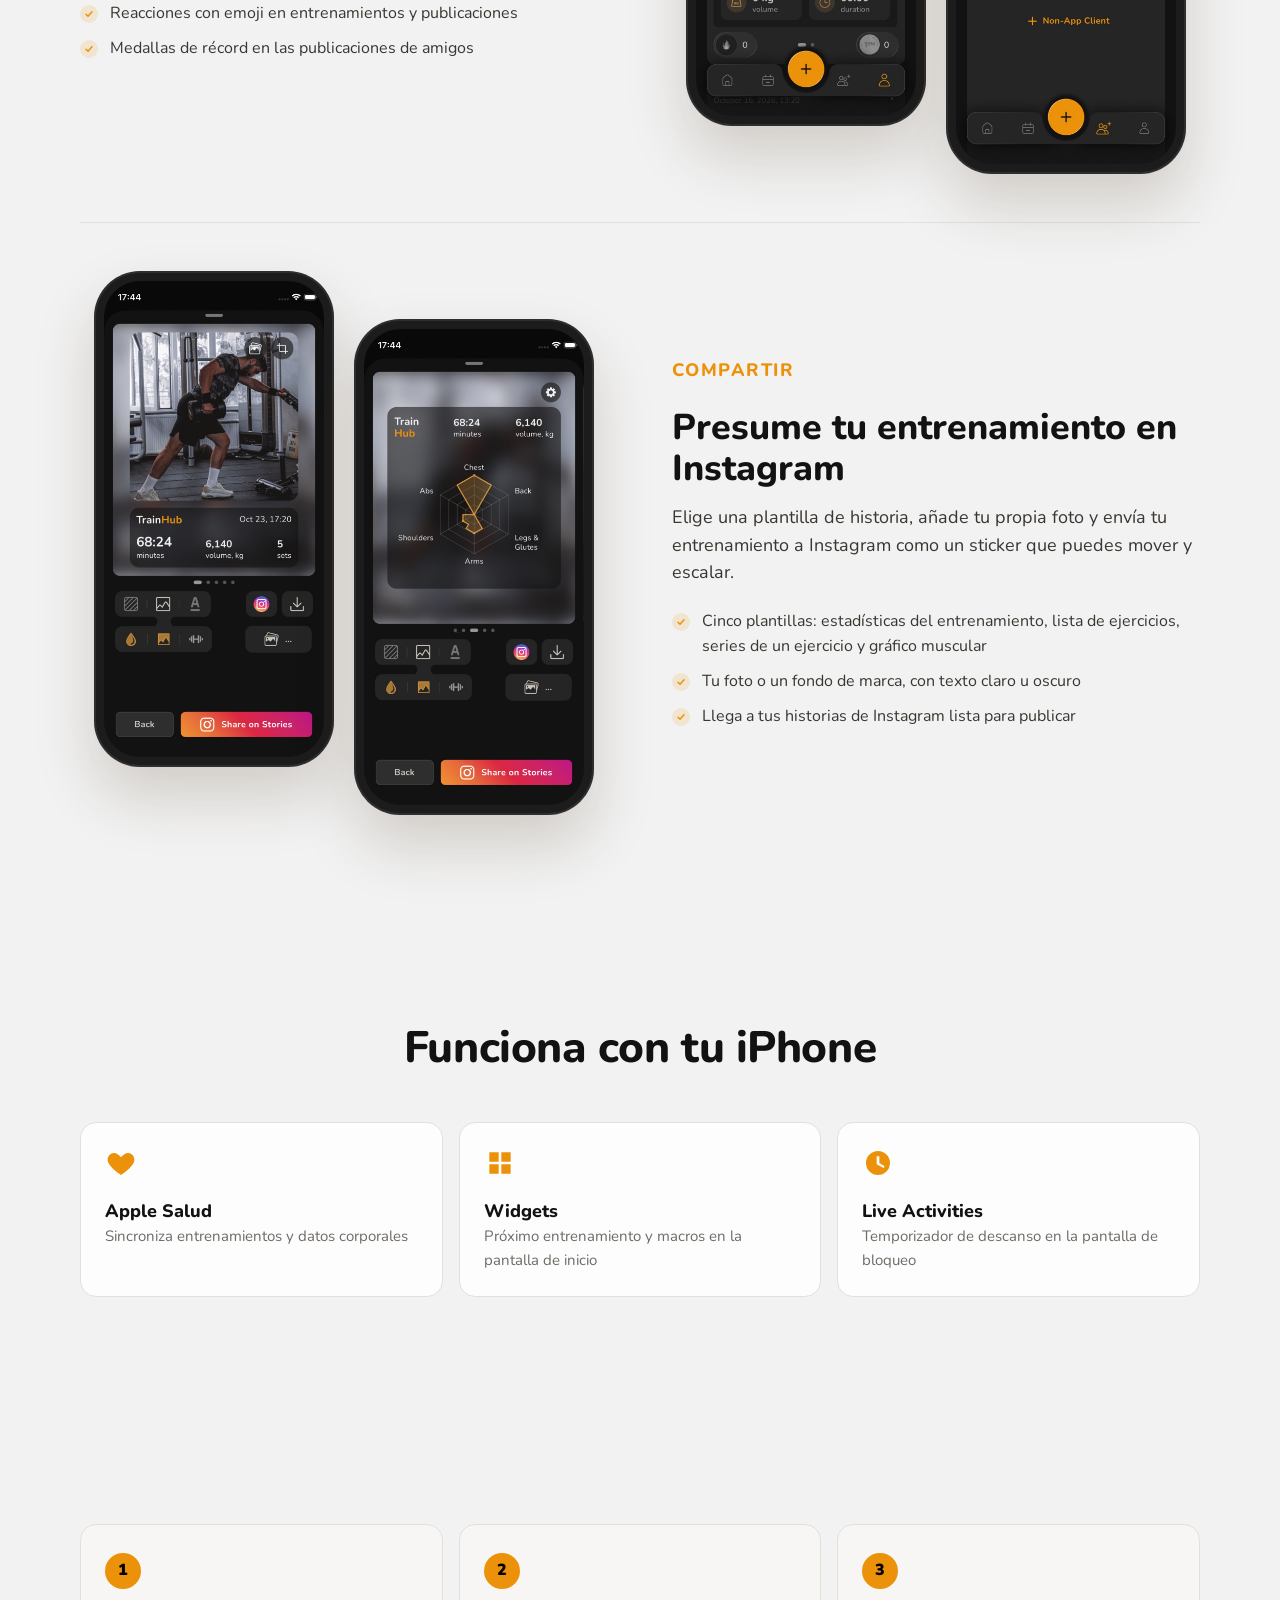
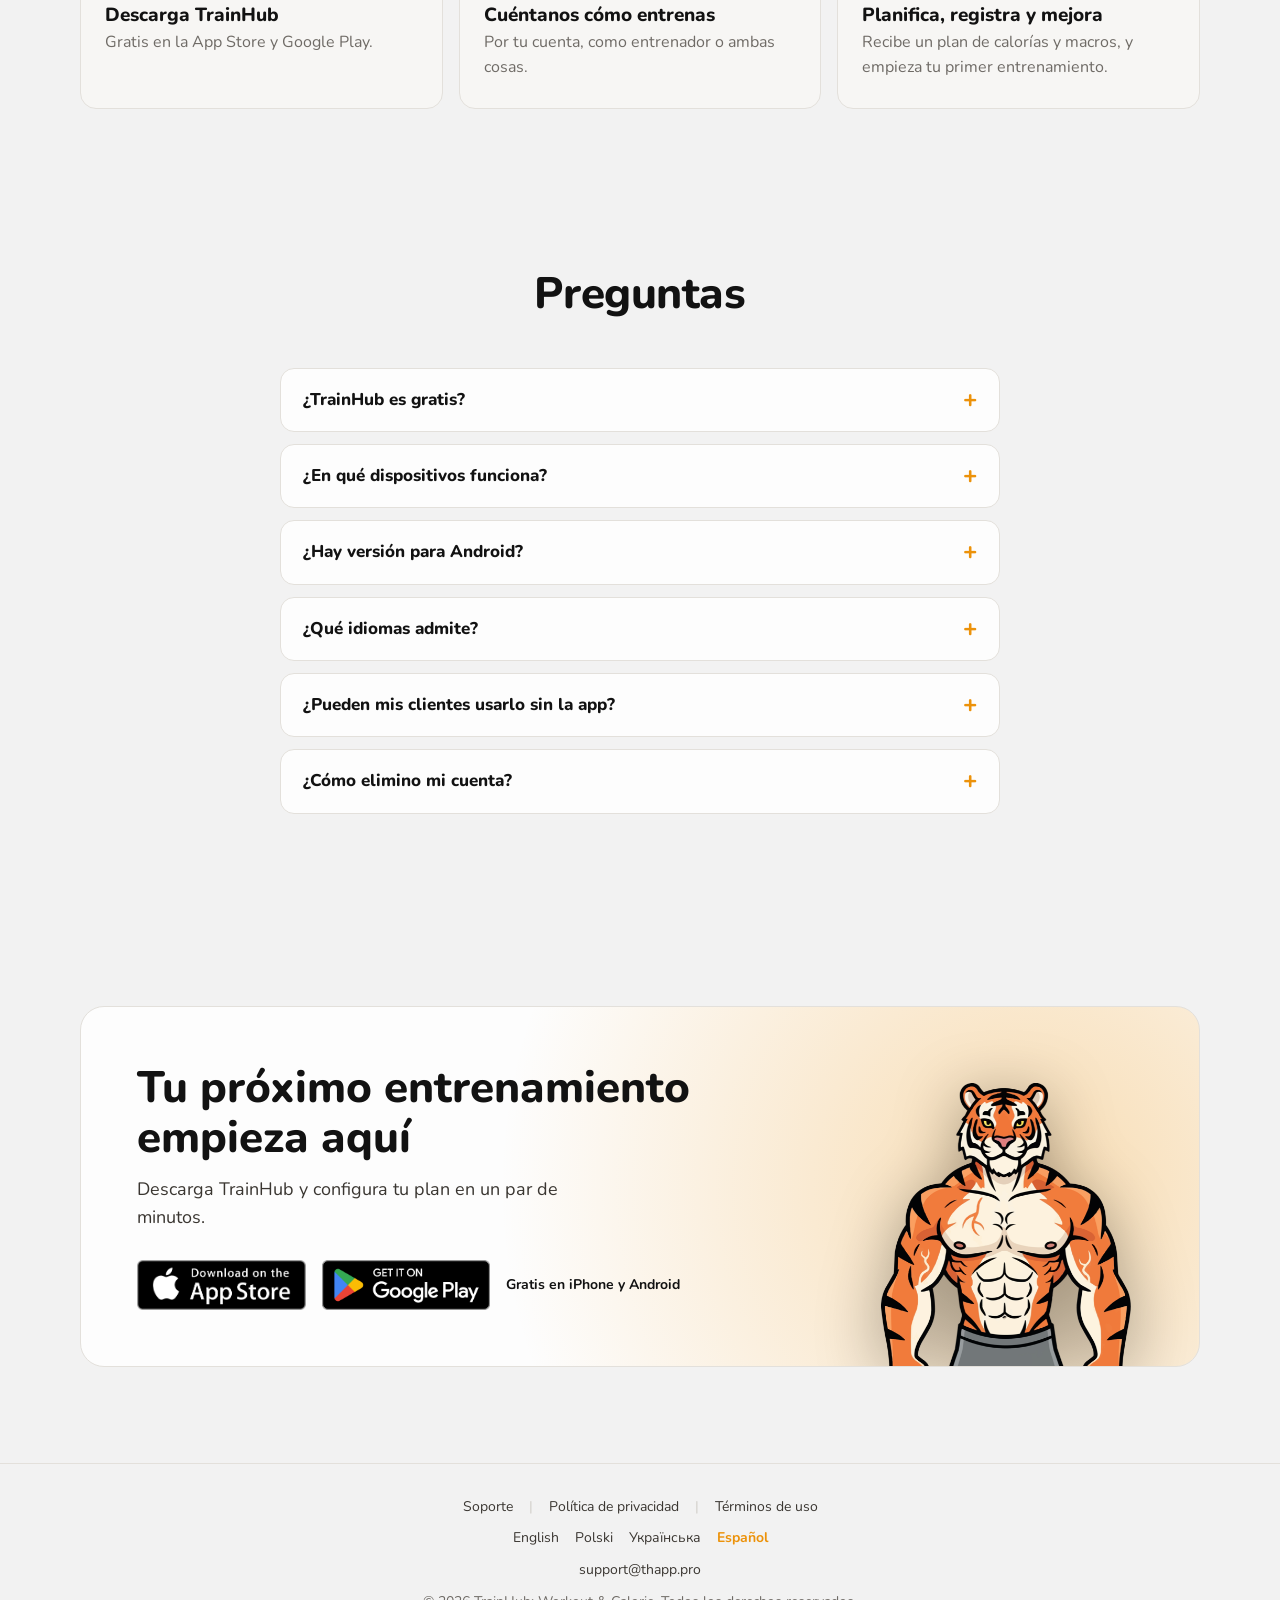
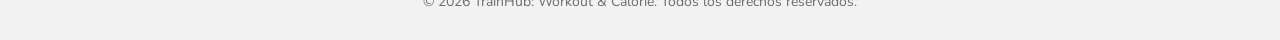
<file: es/index.html>
<!DOCTYPE html>
<html lang="es">

<head>
  <meta charset="UTF-8" />
  <meta name="viewport" content="width=device-width, initial-scale=1.0" />
  <meta name="color-scheme" content="dark light" />
  <meta name="theme-color" content="#121212" media="(prefers-color-scheme: dark)" />
  <meta name="theme-color" content="#f2f2f2" media="(prefers-color-scheme: light)" />

  <!-- Primary Meta Tags -->
  <title>TrainHub: registro de entrenamientos y calorías</title>
  <meta name="title" content="TrainHub: registro de entrenamientos y calorías" />
  <meta name="description" content="Registra entrenamientos, cuenta calorías y dirige a tus clientes en una sola app. Crea programas, sigue tu nutrición con IA y tu progreso. Gratis en App Store y Google Play." />
  <meta name="keywords" content="TrainHub, registro de entrenamientos, contador de calorías, app de fitness, app para entrenador personal, plan de entrenamiento, macros, gimnasio" />
  <meta name="author" content="TrainHub" />
  <meta name="robots" content="index, follow" />

  <!-- Safari Smart App Banner -->
  <meta name="apple-itunes-app" content="app-id=6748391178" />

  <!-- Canonical URL and language versions -->
  <link rel="canonical" href="https://thapp.pro/es/" />
  <link rel="alternate" hreflang="en" href="https://thapp.pro/" />
  <link rel="alternate" hreflang="pl" href="https://thapp.pro/pl/" />
  <link rel="alternate" hreflang="uk" href="https://thapp.pro/uk/" />
  <link rel="alternate" hreflang="es" href="https://thapp.pro/es/" />
  <link rel="alternate" hreflang="x-default" href="https://thapp.pro/" />

  <!-- Open Graph / Facebook -->
  <meta property="og:type" content="website" />
  <meta property="og:url" content="https://thapp.pro/es/" />
  <meta property="og:title" content="TrainHub: registro de entrenamientos y calorías" />
  <meta property="og:description" content="Registra entrenamientos, cuenta calorías y dirige a tus clientes en una sola app. Crea programas, sigue tu nutrición con IA y tu progreso. Gratis en App Store y Google Play." />
  <meta property="og:image" content="https://thapp.pro/images/og-image.png" />
  <meta property="og:image:width" content="1200" />
  <meta property="og:image:height" content="630" />
  <meta property="og:site_name" content="TrainHub" />
  <meta property="og:locale" content="es_ES" />
  <meta property="og:locale:alternate" content="en_US" />
  <meta property="og:locale:alternate" content="pl_PL" />
  <meta property="og:locale:alternate" content="uk_UA" />

  <!-- Twitter -->
  <meta name="twitter:card" content="summary_large_image" />
  <meta name="twitter:url" content="https://thapp.pro/es/" />
  <meta name="twitter:title" content="TrainHub: registro de entrenamientos y calorías" />
  <meta name="twitter:description" content="Registra entrenamientos, cuenta calorías y dirige a tus clientes en una sola app. Crea programas, sigue tu nutrición con IA y tu progreso. Gratis en App Store y Google Play." />
  <meta name="twitter:image" content="https://thapp.pro/images/og-image.png" />

  <!-- Favicon -->
  <link rel="icon" type="image/png" href="/favicon.png" />
  <link rel="apple-touch-icon" href="/images/app-icon.png" />

  <!-- Fonts -->
  <link rel="preconnect" href="https://fonts.googleapis.com" />
  <link rel="preconnect" href="https://fonts.gstatic.com" crossorigin />
  <link href="https://fonts.googleapis.com/css2?family=Nunito:wght@400;600;700;800;900&display=swap" rel="stylesheet" />

  <!-- Stylesheet -->
  <link rel="stylesheet" href="/styles.css?v=e1ec206af5" />
  <script>document.documentElement.classList.add("js");</script>

  <!-- Structured Data -->
  <script type="application/ld+json">
{
  "@context": "https://schema.org",
  "@type": "MobileApplication",
  "name": "TrainHub: Workout & Calorie",
  "operatingSystem": "iOS 15.6 or later, Android 7.0 or later",
  "applicationCategory": "HealthApplication",
  "inLanguage": "es",
  "description": "Registra entrenamientos, cuenta calorías y dirige a tus clientes en una sola app. Crea programas, sigue tu nutrición con IA y tu progreso. Gratis en App Store y Google Play.",
  "url": "https://thapp.pro/es/",
  "downloadUrl": [
    "https://apps.apple.com/app/id6748391178",
    "https://play.google.com/store/apps/details?id=com.vboiko.trainhub"
  ],
  "image": "https://thapp.pro/images/app-icon.png",
  "screenshot": "https://thapp.pro/images/og-image.png",
  "offers": {
    "@type": "Offer",
    "price": "0",
    "priceCurrency": "USD"
  },
  "author": {
    "@type": "Organization",
    "name": "TrainHub",
    "url": "https://thapp.pro/"
  }
}
  </script>
  <script type="application/ld+json">
{
  "@context": "https://schema.org",
  "@type": "Organization",
  "name": "TrainHub",
  "url": "https://thapp.pro/",
  "logo": "https://thapp.pro/images/app-icon.png",
  "email": "support@thapp.pro",
  "sameAs": [
    "https://apps.apple.com/app/id6748391178",
    "https://play.google.com/store/apps/details?id=com.vboiko.trainhub"
  ]
}
  </script>
  <script type="application/ld+json">
{
  "@context": "https://schema.org",
  "@type": "WebSite",
  "name": "TrainHub",
  "url": "https://thapp.pro/",
  "inLanguage": "es"
}
  </script>
  <script type="application/ld+json">
{
  "@context": "https://schema.org",
  "@type": "FAQPage",
  "inLanguage": "es",
  "mainEntity": [
    {
      "@type": "Question",
      "name": "¿TrainHub es gratis?",
      "acceptedAnswer": {
        "@type": "Answer",
        "text": "Sí. TrainHub se descarga y se usa gratis desde la App Store y Google Play."
      }
    },
    {
      "@type": "Question",
      "name": "¿En qué dispositivos funciona?",
      "acceptedAnswer": {
        "@type": "Answer",
        "text": "En iPhone con iOS 15.6 o posterior, en Mac con chip de Apple (macOS 12.5 o posterior) y en teléfonos con Android 7.0 o posterior."
      }
    },
    {
      "@type": "Question",
      "name": "¿Hay versión para Android?",
      "acceptedAnswer": {
        "@type": "Answer",
        "text": "Sí. Descarga TrainHub en Google Play."
      }
    },
    {
      "@type": "Question",
      "name": "¿Qué idiomas admite?",
      "acceptedAnswer": {
        "@type": "Answer",
        "text": "Inglés, polaco, ucraniano y español."
      }
    },
    {
      "@type": "Question",
      "name": "¿Pueden mis clientes usarlo sin la app?",
      "acceptedAnswer": {
        "@type": "Answer",
        "text": "Sí. Un entrenador puede añadir clientes que no usan la app y seguir planificando sus entrenamientos y su progreso."
      }
    },
    {
      "@type": "Question",
      "name": "¿Cómo elimino mi cuenta?",
      "acceptedAnswer": {
        "@type": "Answer",
        "text": "Abre Ajustes en la app y toca Eliminar cuenta, o escribe a support@thapp.pro. Más detalles en la página de soporte."
      }
    }
  ]
}
  </script>
</head>

<body>
  <div class="lang-suggest" id="lang-suggest" hidden>
    <span id="lang-suggest-text"></span>
    <a id="lang-suggest-link" href="/"></a>
    <button type="button" id="lang-suggest-close" class="lang-suggest-close">×</button>
  </div>

  <header class="site-header">
    <div class="wrap site-header-inner">
      <a class="brand" href="/es/" aria-label="TrainHub">
        <img src="/images/app-icon.png" alt="" width="60" height="36" />
        <span class="wordmark">Train<span>Hub</span></span>
      </a>
      <nav class="site-nav" aria-label="Main">
        <a href="#features">Funciones</a>
        <a href="#coaches">Para entrenadores</a>
        <a href="#faq">Preguntas</a>
      </nav>
      <div class="header-actions">
        <details class="lang-menu">
          <summary aria-label="Idioma">ES</summary>
          <ul>
            <li><a href="/" hreflang="en" lang="en" data-lang="en">English</a></li>
            <li><a href="/pl/" hreflang="pl" lang="pl" data-lang="pl">Polski</a></li>
            <li><a href="/uk/" hreflang="uk" lang="uk" data-lang="uk">Українська</a></li>
            <li><a href="/es/" hreflang="es" lang="es" data-lang="es" aria-current="true">Español</a></li>
          </ul>
        </details>
        <a class="btn btn-primary btn-sm" href="https://apple.co/3LEplAn" data-store="ios">Descargar</a>
      </div>
    </div>
  </header>

  <main>
    <!-- Hero -->
    <section class="hero">
      <div class="glow" aria-hidden="true"></div>
      <div class="wrap hero-grid">
        <div class="hero-copy reveal">
          <p class="eyebrow">Registro de entrenamientos y contador de calorías</p>
          <h1>Registra entrenamientos. Cuenta calorías. <span class="accent">Dirige a tus clientes.</span></h1>
          <p class="lead">TrainHub reúne planes de entrenamiento, nutrición y progreso en un solo lugar, para ti y para las personas que entrenas.</p>

          <!-- Shown by script.js when the link carries a shared profile (?u=) -->
          <div class="invite-card" id="invite-card" hidden>
            <img src="/images/mascot/tiger-peek.png" alt="" width="104" height="49" class="invite-tiger" />
            <h2>Alguien ha compartido contigo su perfil de TrainHub</h2>
            <p>Ábrelo en la app para conectar, o descarga TrainHub primero.</p>
            <div class="invite-actions">
              <button type="button" class="btn btn-primary" id="open-app">Abrir en TrainHub</button>
              <a class="btn btn-secondary" href="https://apple.co/3LEplAn" data-store="ios">Descargar la app</a>
            </div>
            <div class="loading" id="loading" role="status" aria-live="polite">
              <span class="spinner" aria-hidden="true"></span>
              Abriendo TrainHub…
            </div>
          </div>

          <div class="store-row">
            <a class="store-btn" href="https://apple.co/3LEplAn" data-store="ios">
              <img src="/images/apps-store-logo.png" alt="Descargar en la App Store" width="150" height="44" />
            </a>
            <a class="store-btn" href="https://play.google.com/store/apps/details?id=com.vboiko.trainhub" data-store="android">
              <img src="/images/play-store-logo.png" alt="Disponible en Google Play" width="148" height="44" />
            </a>
            <div class="store-note">
              <strong>Gratis en iPhone y Android</strong>
            </div>
          </div>
        </div>
        <div class="hero-visual reveal">
          <div class="phone phone-back"><img src="/images/screens/agent.jpg" alt="Asistente de nutrición registrando una comida a partir de un mensaje de voz" width="430" height="932" decoding="async" /></div>
          <div class="phone phone-front"><img src="/images/screens/dashboard.jpg" alt="Panel de TrainHub con las calorías, los macros y el próximo entrenamiento de hoy" width="430" height="932" decoding="async" /></div>
        </div>
      </div>
    </section>

    <!-- Audiences -->
    <section class="section" id="coaches">
      <div class="wrap">
        <h2 class="section-title reveal">Una app, dos formas de entrenar</h2>
        <div class="audience-grid">
          <article class="audience-card reveal">
            <p class="eyebrow">Para ti</p>
            <h3>Entrena con un plan que ves funcionar</h3>
            <ul class="checks">
              <li>Sigue tu propio plan o el que te asigne tu entrenador</li>
              <li>Registra series, repeticiones y descansos sin salir del entrenamiento</li>
              <li>Apunta comidas, macros y agua en segundos</li>
              <li>Mira cómo cambian tu fuerza, tu peso y tus medidas</li>
            </ul>
          </article>
          <article class="audience-card audience-card-coach reveal">
            <p class="eyebrow">Para entrenadores</p>
            <h3>Dirige a tus clientes desde el bolsillo</h3>
            <ul class="checks">
              <li>Gestiona a tus clientes, incluidos los que no usan la app</li>
              <li>Crea un programa una vez y asígnalo con un toque</li>
              <li>Consulta sus entrenamientos, su nutrición y sus fotos de progreso</li>
              <li>Elige exactamente qué comparte contigo cada cliente</li>
            </ul>
          </article>
        </div>
      </div>
    </section>

    <!-- Features -->
    <section class="section" id="features">
      <div class="wrap">
        <h2 class="section-title reveal">Todo lo que necesitas, nada que sobre</h2>

        <div class="feature reveal">
          <div class="feature-copy">
            <p class="eyebrow">Entrenamientos</p>
            <h3>Un entrenamiento en directo que va a tu ritmo</h3>
            <p>Empieza un entrenamiento y TrainHub se encarga del resto: temporizadores, resultados anteriores y nuevos récords al momento.</p>
            <ul class="checks">
              <li>Temporizador de descanso y Live Activity en la pantalla de bloqueo</li>
              <li>Medallas de récord en cuanto superas uno</li>
              <li>Equilibrio muscular y volumen de entrenamiento de 7 días</li>
            </ul>
          </div>
          <div class="feature-visual"><div class="phone"><img src="/images/screens/session.jpg" alt="Entrenamiento en directo con temporizador de descanso y series registradas" width="430" height="932" loading="lazy" decoding="async" /></div></div>
        </div>

        <div class="feature feature-flip reveal">
          <div class="feature-copy">
            <p class="eyebrow">Programas</p>
            <h3>Planifica semanas, no solo hoy</h3>
            <p>Crea programas de varias semanas, guarda plantillas y tenlo todo en un calendario que pasa de un día a otro deslizando.</p>
            <ul class="checks">
              <li>Generadores de entrenamientos y programas para empezar rápido</li>
              <li>Importa un plan desde un archivo o texto pegado</li>
              <li>Calendario con vista de día, mes y lista</li>
            </ul>
          </div>
          <div class="feature-visual"><div class="phone"><img src="/images/screens/workout.jpg" alt="Vista previa de un entrenamiento con ejercicios y series" width="430" height="932" loading="lazy" decoding="async" /></div></div>
        </div>

        <div class="feature reveal">
          <div class="feature-copy">
            <p class="eyebrow">Nutrición</p>
            <h3>Registra una comida contando lo que has comido</h3>
            <p>Describe una comida con tu voz, una foto o unas palabras, y el asistente de nutrición rellena los números.</p>
            <ul class="checks">
              <li>Escáner de códigos de barras para productos envasados</li>
              <li>Objetivos de calorías, proteínas, grasas, carbohidratos y agua</li>
              <li>Un plan recomendado según tu cuerpo y tu objetivo</li>
            </ul>
          </div>
          <div class="feature-visual"><div class="phone"><img src="/images/screens/nutrition.jpg" alt="Seguimiento nutricional con calorías y macros del día" width="430" height="932" loading="lazy" decoding="async" /></div></div>
        </div>

        <div class="feature feature-flip reveal">
          <div class="feature-copy">
            <p class="eyebrow">Progreso</p>
            <h3>La prueba de que funciona</h3>
            <p>Guarda medidas corporales, peso y fotos de progreso juntos, y compara dos fechas cualesquiera.</p>
            <ul class="checks">
              <li>Gráficos de peso y calorías a lo largo del tiempo</li>
              <li>Fotos de progreso con comparación de antes y después</li>
              <li>Historial de ejercicios y mejores marcas</li>
            </ul>
          </div>
          <div class="feature-visual"><div class="phone"><img src="/images/screens/progress.jpg" alt="Medidas corporales y gráfico de peso" width="430" height="932" loading="lazy" decoding="async" /></div></div>
        </div>

        <div class="feature reveal">
          <div class="feature-copy">
            <p class="eyebrow">Juntos</p>
            <h3>Entrenar con amigos es más fácil</h3>
            <p>Mira los entrenamientos de tus amigos en Destacados, reacciona y anímense entre todos.</p>
            <ul class="checks">
              <li>Destacados de amigos y clientes</li>
              <li>Reacciones con emoji en entrenamientos y publicaciones</li>
              <li>Medallas de récord en las publicaciones de amigos</li>
            </ul>
          </div>
          <div class="feature-visual feature-visual-pair">
            <div class="phone"><img src="/images/screens/highlights.jpg" alt="Destacados con entrenamientos de amigos y reacciones" width="430" height="932" loading="lazy" decoding="async" /></div>
            <div class="phone"><img src="/images/screens/clients.jpg" alt="Lista de clientes del entrenador" width="430" height="932" loading="lazy" decoding="async" /></div>
          </div>
        </div>

        <div class="feature feature-flip reveal">
          <div class="feature-copy">
            <p class="eyebrow">Compartir</p>
            <h3>Presume tu entrenamiento en Instagram</h3>
            <p>Elige una plantilla de historia, añade tu propia foto y envía tu entrenamiento a Instagram como un sticker que puedes mover y escalar.</p>
            <ul class="checks">
              <li>Cinco plantillas: estadísticas del entrenamiento, lista de ejercicios, series de un ejercicio y gráfico muscular</li>
              <li>Tu foto o un fondo de marca, con texto claro u oscuro</li>
              <li>Llega a tus historias de Instagram lista para publicar</li>
            </ul>
          </div>
          <div class="feature-visual feature-visual-pair">
            <div class="phone"><img src="/images/screens/story.jpg" alt="Plantilla de historia de Instagram con estadísticas del entrenamiento sobre una foto" width="430" height="932" loading="lazy" decoding="async" /></div>
            <div class="phone"><img src="/images/screens/story2.jpg" alt="Plantilla de historia de Instagram con un gráfico muscular" width="430" height="932" loading="lazy" decoding="async" /></div>
          </div>
        </div>
      </div>
    </section>

    <!-- Integrations -->
    <section class="section section-tight">
      <div class="wrap">
        <h2 class="section-title reveal">Funciona con tu iPhone</h2>
        <div class="tiles">
          <div class="tile reveal">
            <svg viewBox="0 0 24 24" aria-hidden="true"><path d="M12 21s-7.5-4.6-9.6-9.3C1 8.4 3 4.5 6.7 4.5c2.1 0 3.5 1.2 5.3 3.2 1.8-2 3.2-3.2 5.3-3.2 3.7 0 5.7 3.9 4.3 7.2C19.5 16.4 12 21 12 21z"/></svg>
            <h3>Apple Salud</h3>
            <p>Sincroniza entrenamientos y datos corporales</p>
          </div>
          <div class="tile reveal">
            <svg viewBox="0 0 24 24" aria-hidden="true"><path d="M4 4h7v7H4zm9 0h7v7h-7zM4 13h7v7H4zm9 0h7v7h-7z"/></svg>
            <h3>Widgets</h3>
            <p>Próximo entrenamiento y macros en la pantalla de inicio</p>
          </div>
          <div class="tile reveal">
            <svg viewBox="0 0 24 24" aria-hidden="true"><path d="M12 3a9 9 0 1 0 0 18 9 9 0 0 0 0-18zm1 4v5l4 2.4-.8 1.4L11 13V7z"/></svg>
            <h3>Live Activities</h3>
            <p>Temporizador de descanso en la pantalla de bloqueo</p>
          </div>
        </div>
      </div>
    </section>

    <!-- Steps -->
    <section class="section section-tight">
      <div class="wrap">
        <h2 class="section-title reveal">Empieza en tres pasos</h2>
        <ol class="steps">
          <li class="reveal"><h3>Descarga TrainHub</h3><p>Gratis en la App Store y Google Play.</p></li>
          <li class="reveal"><h3>Cuéntanos cómo entrenas</h3><p>Por tu cuenta, como entrenador o ambas cosas.</p></li>
          <li class="reveal"><h3>Planifica, registra y mejora</h3><p>Recibe un plan de calorías y macros, y empieza tu primer entrenamiento.</p></li>
        </ol>
      </div>
    </section>

    <!-- FAQ -->
    <section class="section" id="faq">
      <div class="wrap wrap-narrow">
        <h2 class="section-title reveal">Preguntas</h2>
        <div class="faq">
          <details class="faq-item reveal">
            <summary>¿TrainHub es gratis?</summary>
            <p>Sí. TrainHub se descarga y se usa gratis desde la App Store y Google Play.</p>
          </details>
          <details class="faq-item reveal">
            <summary>¿En qué dispositivos funciona?</summary>
            <p>En iPhone con iOS 15.6 o posterior, en Mac con chip de Apple (macOS 12.5 o posterior) y en teléfonos con Android 7.0 o posterior.</p>
          </details>
          <details class="faq-item reveal">
            <summary>¿Hay versión para Android?</summary>
            <p>Sí. Descarga TrainHub en <a href="https://play.google.com/store/apps/details?id=com.vboiko.trainhub">Google Play</a>.</p>
          </details>
          <details class="faq-item reveal">
            <summary>¿Qué idiomas admite?</summary>
            <p>Inglés, polaco, ucraniano y español.</p>
          </details>
          <details class="faq-item reveal">
            <summary>¿Pueden mis clientes usarlo sin la app?</summary>
            <p>Sí. Un entrenador puede añadir clientes que no usan la app y seguir planificando sus entrenamientos y su progreso.</p>
          </details>
          <details class="faq-item reveal">
            <summary>¿Cómo elimino mi cuenta?</summary>
            <p>Abre Ajustes en la app y toca Eliminar cuenta, o escribe a support@thapp.pro. Más detalles en la <a href="/support.html">página de soporte</a>.</p>
          </details>
        </div>
      </div>
    </section>

    <!-- Final CTA -->
    <section class="section">
      <div class="wrap">
        <div class="cta reveal">
          <div class="cta-copy">
            <h2>Tu próximo entrenamiento empieza aquí</h2>
            <p>Descarga TrainHub y configura tu plan en un par de minutos.</p>
            <div class="store-row">
              <a class="store-btn" href="https://apple.co/3LEplAn" data-store="ios">
                <img src="/images/apps-store-logo.png" alt="Descargar en la App Store" width="150" height="44" loading="lazy" />
              </a>
              <a class="store-btn" href="https://play.google.com/store/apps/details?id=com.vboiko.trainhub" data-store="android">
                <img src="/images/play-store-logo.png" alt="Disponible en Google Play" width="148" height="44" loading="lazy" />
              </a>
              <div class="store-note">
                <strong>Gratis en iPhone y Android</strong>
              </div>
            </div>
          </div>
          <picture><source srcset="/images/mascot/tiger-jacked.webp" type="image/webp" /><img class="cta-tiger" src="/images/mascot/tiger-jacked.png" alt="" width="477" height="540" loading="lazy" decoding="async" /></picture>
        </div>
      </div>
    </section>
  </main>

  <footer class="footer">
    <nav class="footer-links" aria-label="Footer navigation">
      <a href="/support.html">Soporte</a>
      <span class="footer-separator" aria-hidden="true">|</span>
      <a href="/privacy-policy.html">Política de privacidad</a>
      <span class="footer-separator" aria-hidden="true">|</span>
      <a href="/terms.html">Términos de uso</a>
    </nav>
    <nav class="footer-langs" aria-label="Idioma">
      <a href="/" hreflang="en" lang="en" data-lang="en">English</a>
      <a href="/pl/" hreflang="pl" lang="pl" data-lang="pl">Polski</a>
      <a href="/uk/" hreflang="uk" lang="uk" data-lang="uk">Українська</a>
      <a href="/es/" hreflang="es" lang="es" data-lang="es" aria-current="true">Español</a>
    </nav>
    <p><a href="mailto:support@thapp.pro">support@thapp.pro</a></p>
    <p>&copy; <span id="current-year">2026</span> TrainHub: Workout &amp; Calorie. Todos los derechos reservados.</p>
  </footer>

  <script id="lang-data" type="application/json">{"current":"es","langs":{"en":{"href":"/","text":"This page is also available in English.","action":"Switch","dismiss":"Dismiss"},"pl":{"href":"/pl/","text":"Ta strona jest dostępna również po polsku.","action":"Przełącz","dismiss":"Zamknij"},"uk":{"href":"/uk/","text":"Ця сторінка доступна також українською.","action":"Перейти","dismiss":"Закрити"},"es":{"href":"/es/","text":"Esta página también está disponible en español.","action":"Cambiar","dismiss":"Cerrar"}}}</script>
  <script src="/script.js?v=e00fa53fd8" defer></script>
</body>

</html>
</file>
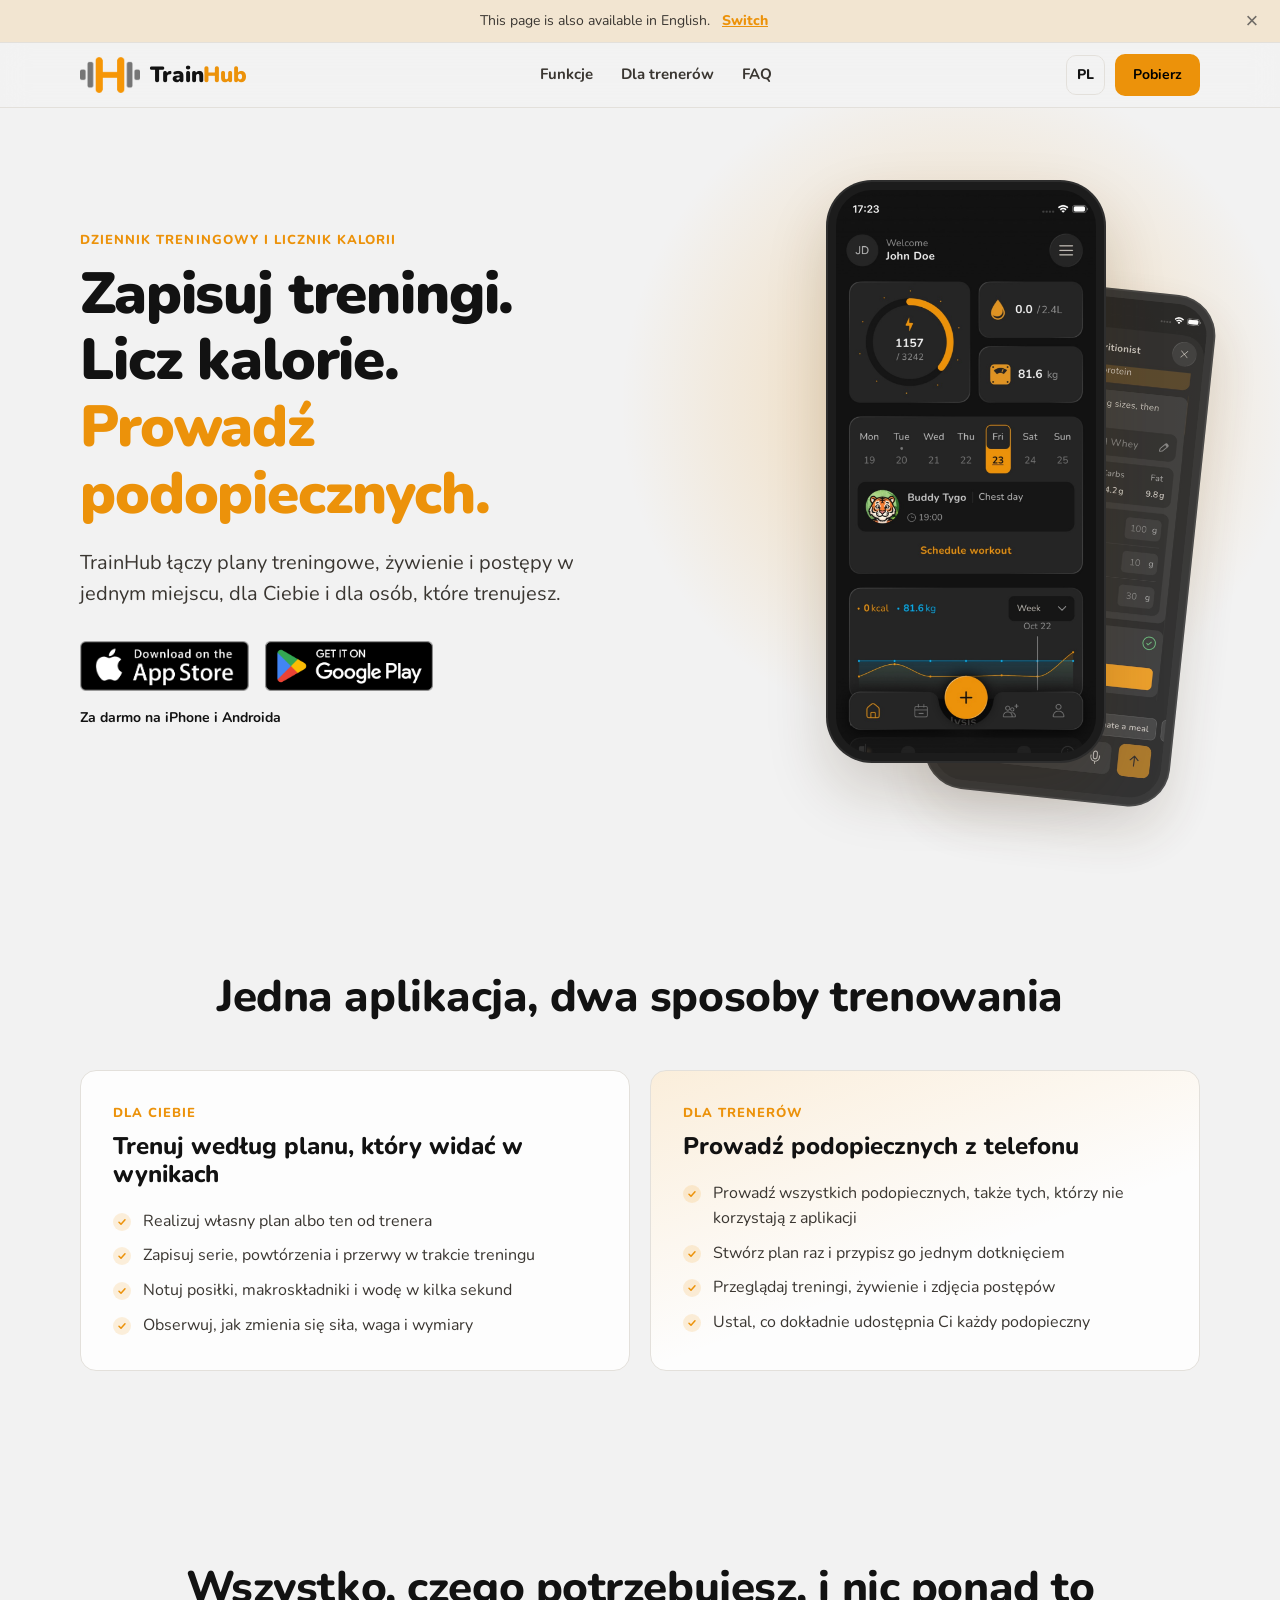
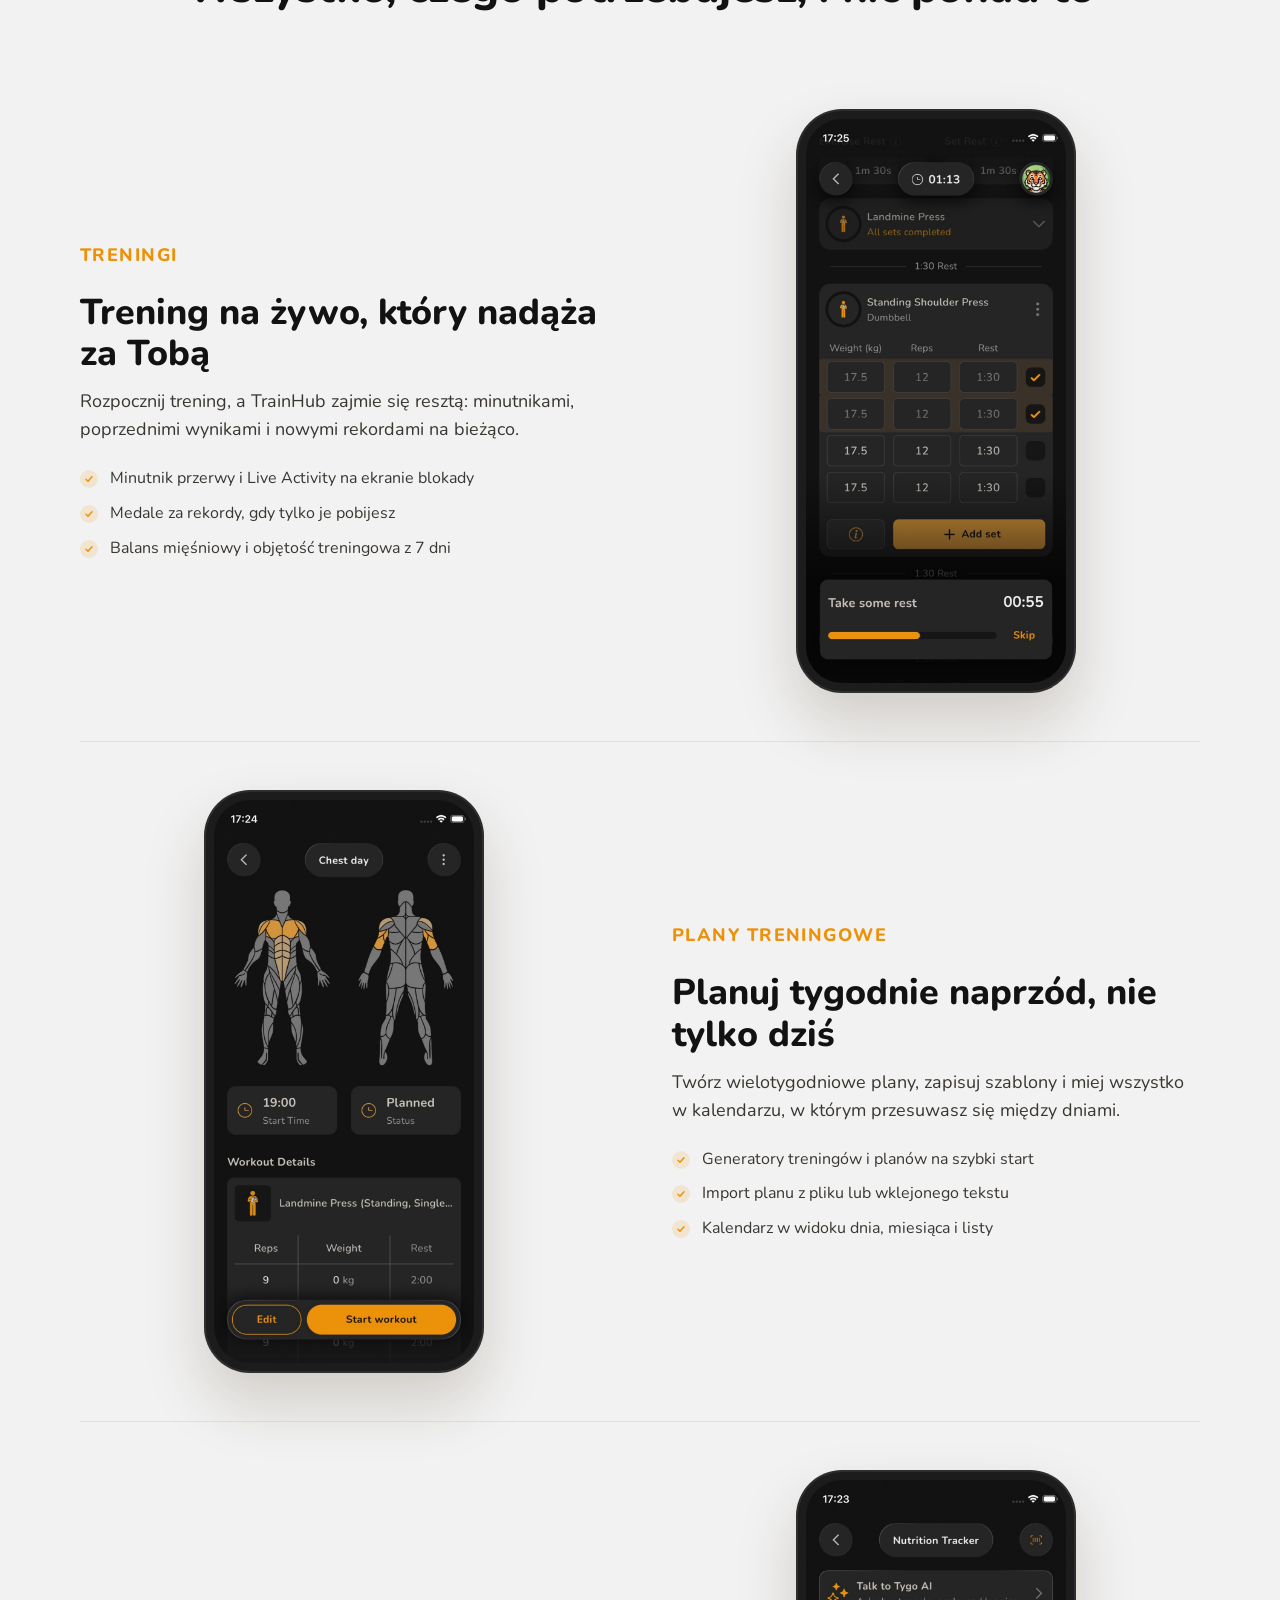
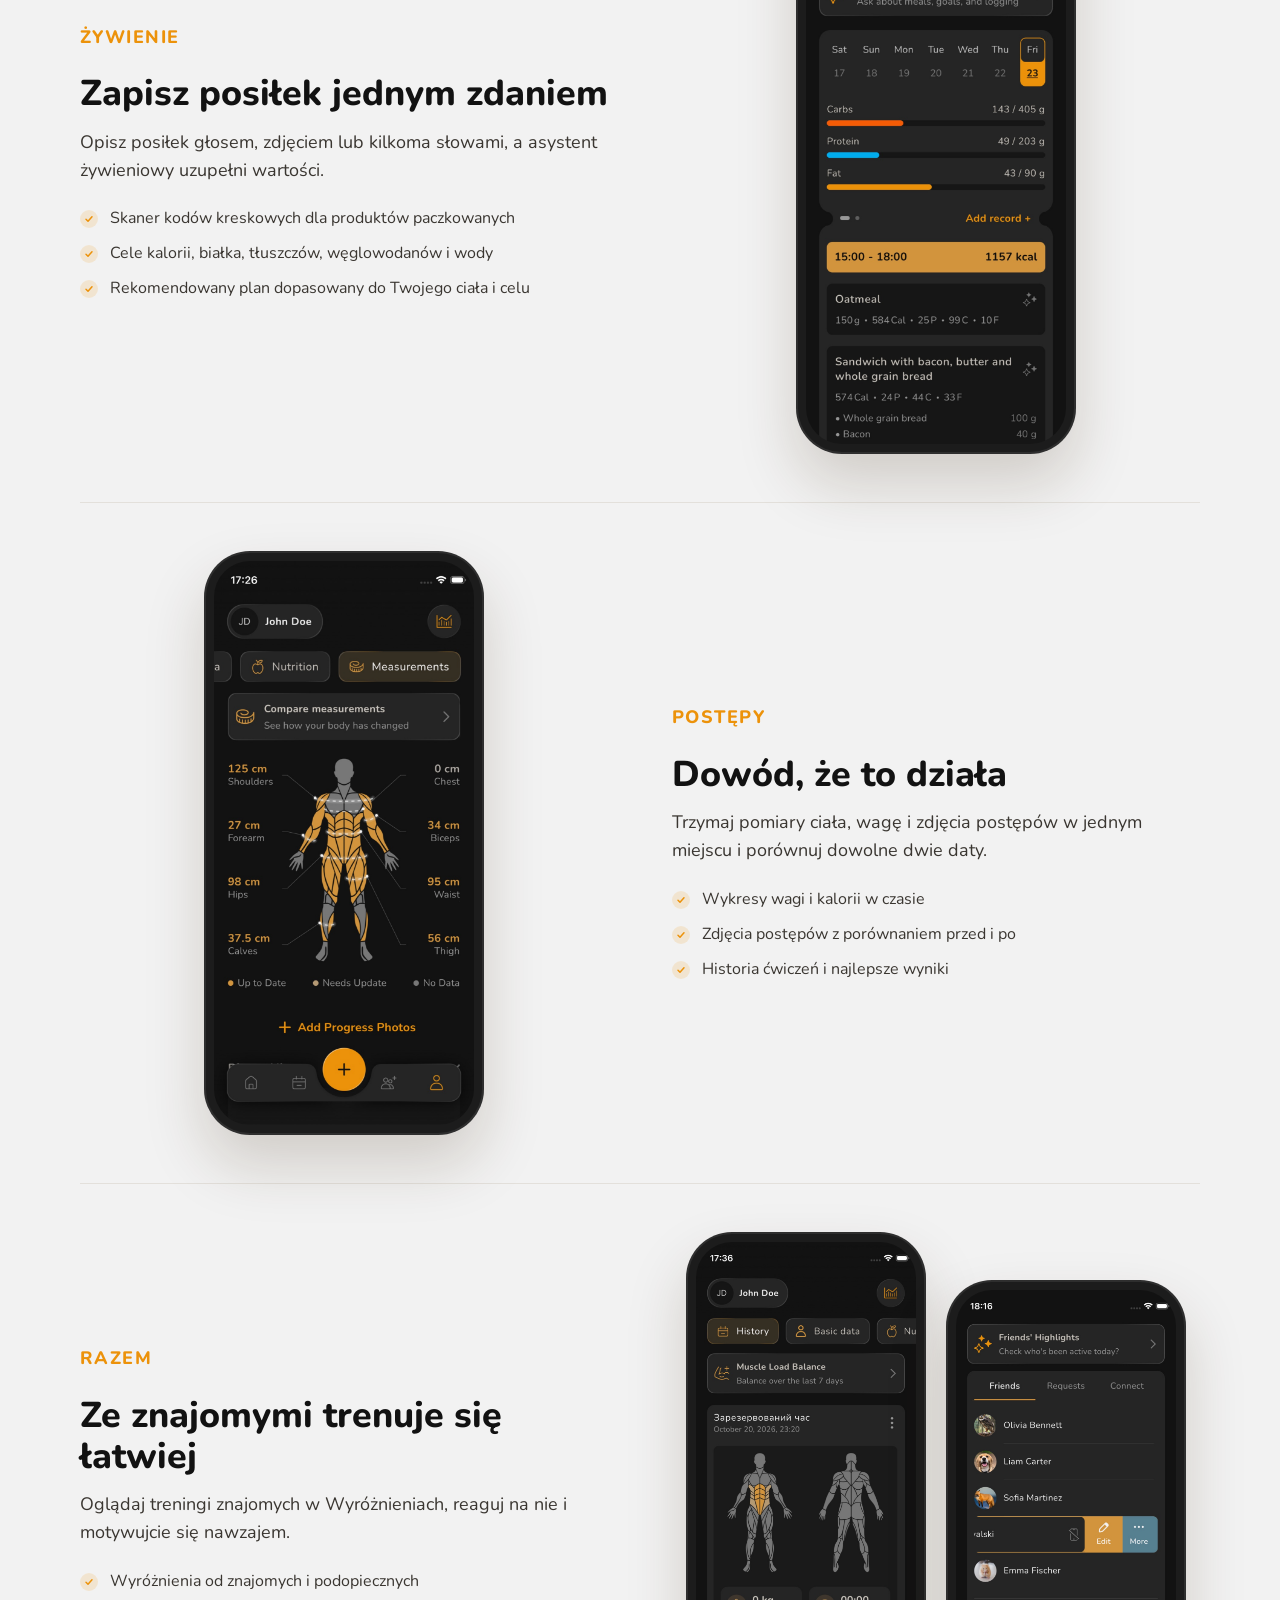
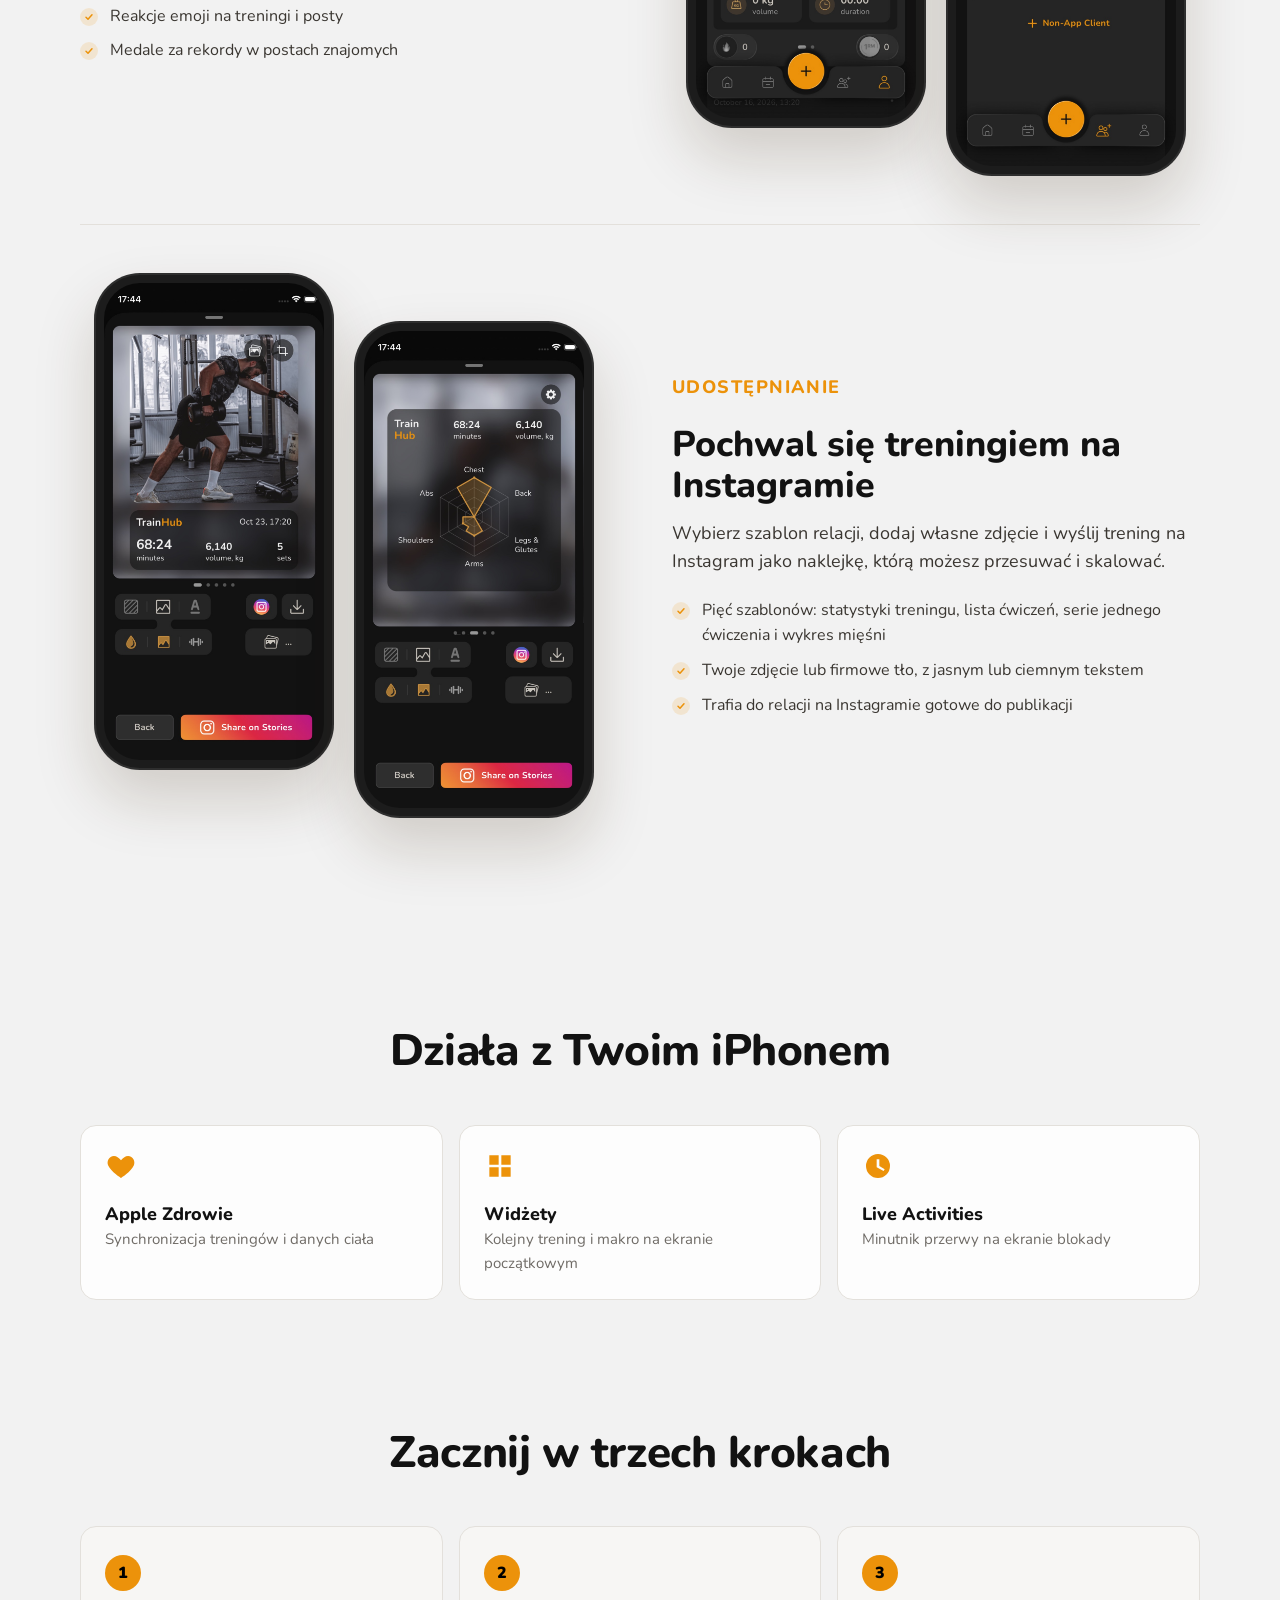
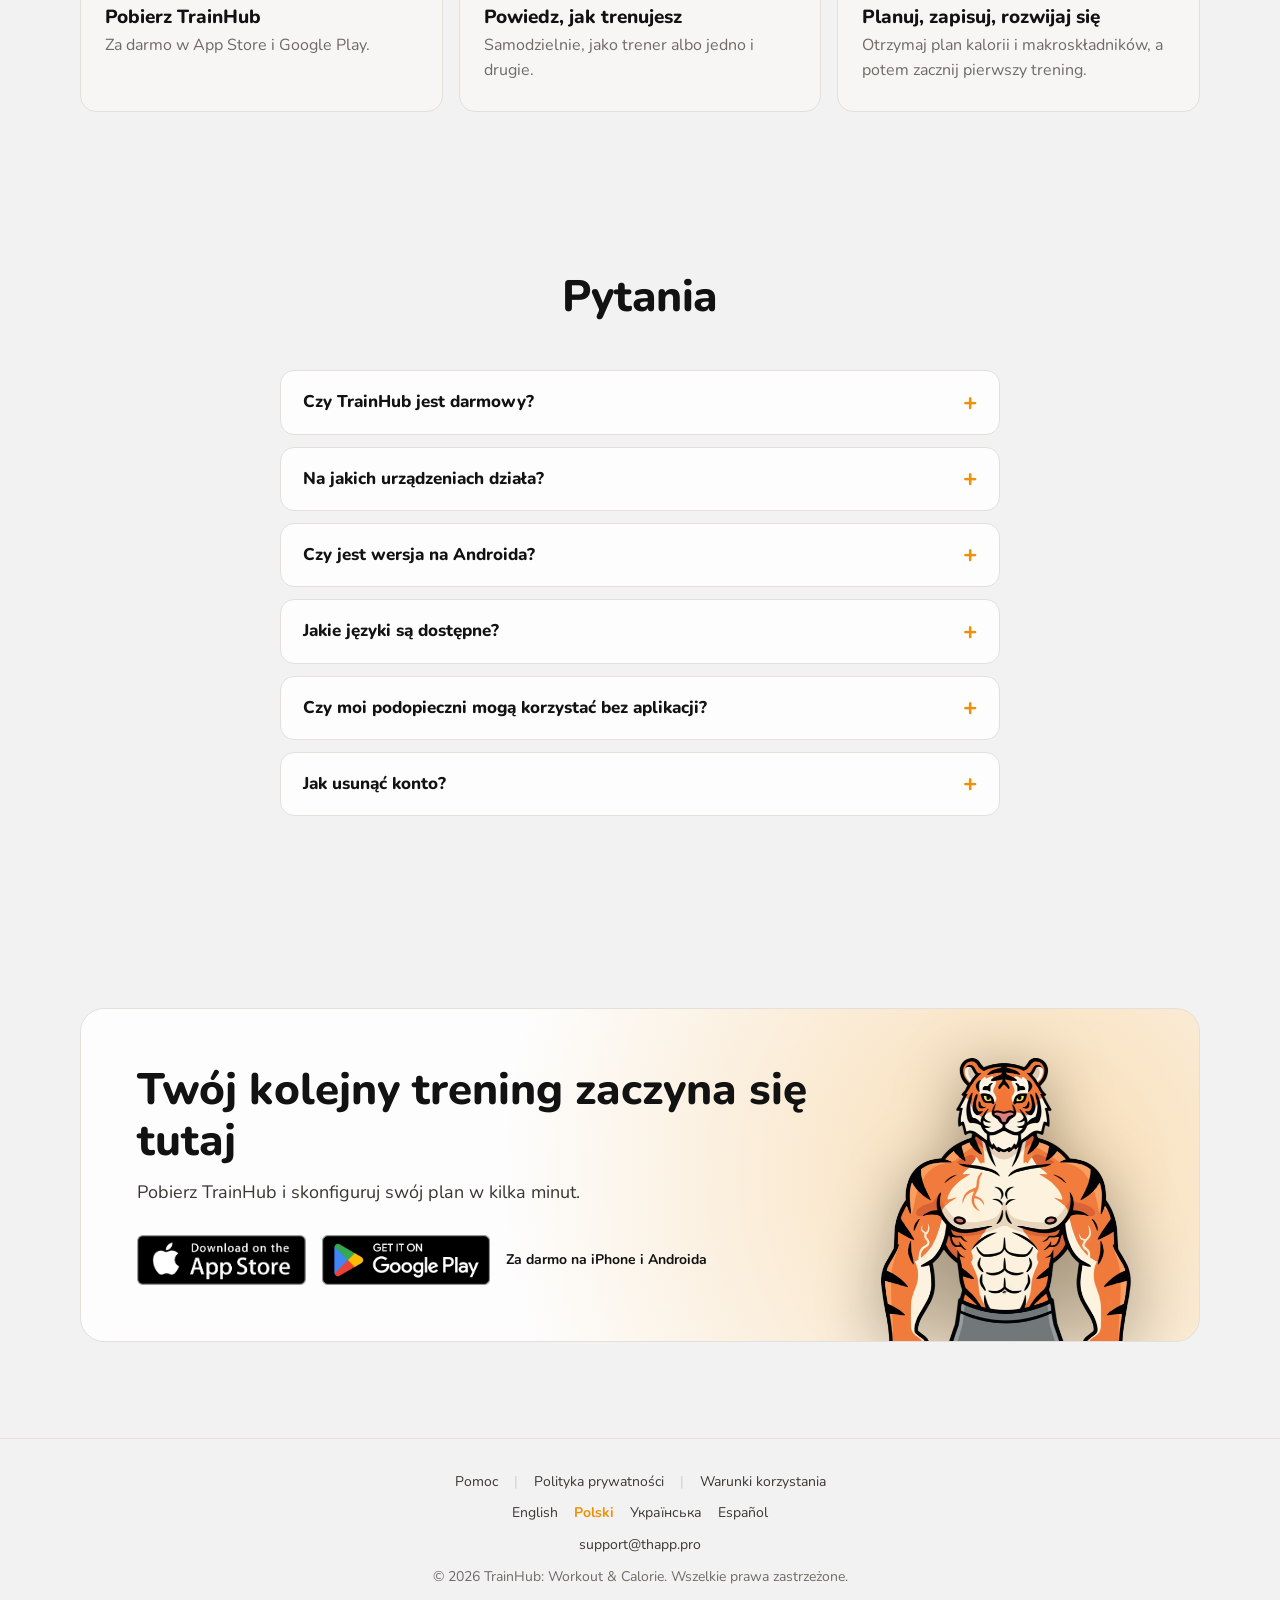
<file: pl/index.html>
<!DOCTYPE html>
<html lang="pl">

<head>
  <meta charset="UTF-8" />
  <meta name="viewport" content="width=device-width, initial-scale=1.0" />
  <meta name="color-scheme" content="dark light" />
  <meta name="theme-color" content="#121212" media="(prefers-color-scheme: dark)" />
  <meta name="theme-color" content="#f2f2f2" media="(prefers-color-scheme: light)" />

  <!-- Primary Meta Tags -->
  <title>TrainHub: dziennik treningowy i licznik kalorii dla trenerów</title>
  <meta name="title" content="TrainHub: dziennik treningowy i licznik kalorii dla trenerów" />
  <meta name="description" content="Zapisuj treningi, licz kalorie i prowadź podopiecznych w jednej aplikacji. Twórz plany, śledź żywienie z AI i obserwuj postępy. Za darmo w App Store i Google Play." />
  <meta name="keywords" content="TrainHub, dziennik treningowy, licznik kalorii, aplikacja fitness, aplikacja dla trenera personalnego, plan treningowy, makroskładniki, siłownia" />
  <meta name="author" content="TrainHub" />
  <meta name="robots" content="index, follow" />

  <!-- Safari Smart App Banner -->
  <meta name="apple-itunes-app" content="app-id=6748391178" />

  <!-- Canonical URL and language versions -->
  <link rel="canonical" href="https://thapp.pro/pl/" />
  <link rel="alternate" hreflang="en" href="https://thapp.pro/" />
  <link rel="alternate" hreflang="pl" href="https://thapp.pro/pl/" />
  <link rel="alternate" hreflang="uk" href="https://thapp.pro/uk/" />
  <link rel="alternate" hreflang="es" href="https://thapp.pro/es/" />
  <link rel="alternate" hreflang="x-default" href="https://thapp.pro/" />

  <!-- Open Graph / Facebook -->
  <meta property="og:type" content="website" />
  <meta property="og:url" content="https://thapp.pro/pl/" />
  <meta property="og:title" content="TrainHub: dziennik treningowy i licznik kalorii dla trenerów" />
  <meta property="og:description" content="Zapisuj treningi, licz kalorie i prowadź podopiecznych w jednej aplikacji. Twórz plany, śledź żywienie z AI i obserwuj postępy. Za darmo w App Store i Google Play." />
  <meta property="og:image" content="https://thapp.pro/images/og-image.png" />
  <meta property="og:image:width" content="1200" />
  <meta property="og:image:height" content="630" />
  <meta property="og:site_name" content="TrainHub" />
  <meta property="og:locale" content="pl_PL" />
  <meta property="og:locale:alternate" content="en_US" />
  <meta property="og:locale:alternate" content="uk_UA" />
  <meta property="og:locale:alternate" content="es_ES" />

  <!-- Twitter -->
  <meta name="twitter:card" content="summary_large_image" />
  <meta name="twitter:url" content="https://thapp.pro/pl/" />
  <meta name="twitter:title" content="TrainHub: dziennik treningowy i licznik kalorii dla trenerów" />
  <meta name="twitter:description" content="Zapisuj treningi, licz kalorie i prowadź podopiecznych w jednej aplikacji. Twórz plany, śledź żywienie z AI i obserwuj postępy. Za darmo w App Store i Google Play." />
  <meta name="twitter:image" content="https://thapp.pro/images/og-image.png" />

  <!-- Favicon -->
  <link rel="icon" type="image/png" href="/favicon.png" />
  <link rel="apple-touch-icon" href="/images/app-icon.png" />

  <!-- Fonts -->
  <link rel="preconnect" href="https://fonts.googleapis.com" />
  <link rel="preconnect" href="https://fonts.gstatic.com" crossorigin />
  <link href="https://fonts.googleapis.com/css2?family=Nunito:wght@400;600;700;800;900&display=swap" rel="stylesheet" />

  <!-- Stylesheet -->
  <link rel="stylesheet" href="/styles.css?v=e1ec206af5" />
  <script>document.documentElement.classList.add("js");</script>

  <!-- Structured Data -->
  <script type="application/ld+json">
{
  "@context": "https://schema.org",
  "@type": "MobileApplication",
  "name": "TrainHub: Workout & Calorie",
  "operatingSystem": "iOS 15.6 or later, Android 7.0 or later",
  "applicationCategory": "HealthApplication",
  "inLanguage": "pl",
  "description": "Zapisuj treningi, licz kalorie i prowadź podopiecznych w jednej aplikacji. Twórz plany, śledź żywienie z AI i obserwuj postępy. Za darmo w App Store i Google Play.",
  "url": "https://thapp.pro/pl/",
  "downloadUrl": [
    "https://apps.apple.com/app/id6748391178",
    "https://play.google.com/store/apps/details?id=com.vboiko.trainhub"
  ],
  "image": "https://thapp.pro/images/app-icon.png",
  "screenshot": "https://thapp.pro/images/og-image.png",
  "offers": {
    "@type": "Offer",
    "price": "0",
    "priceCurrency": "USD"
  },
  "author": {
    "@type": "Organization",
    "name": "TrainHub",
    "url": "https://thapp.pro/"
  }
}
  </script>
  <script type="application/ld+json">
{
  "@context": "https://schema.org",
  "@type": "Organization",
  "name": "TrainHub",
  "url": "https://thapp.pro/",
  "logo": "https://thapp.pro/images/app-icon.png",
  "email": "support@thapp.pro",
  "sameAs": [
    "https://apps.apple.com/app/id6748391178",
    "https://play.google.com/store/apps/details?id=com.vboiko.trainhub"
  ]
}
  </script>
  <script type="application/ld+json">
{
  "@context": "https://schema.org",
  "@type": "WebSite",
  "name": "TrainHub",
  "url": "https://thapp.pro/",
  "inLanguage": "pl"
}
  </script>
  <script type="application/ld+json">
{
  "@context": "https://schema.org",
  "@type": "FAQPage",
  "inLanguage": "pl",
  "mainEntity": [
    {
      "@type": "Question",
      "name": "Czy TrainHub jest darmowy?",
      "acceptedAnswer": {
        "@type": "Answer",
        "text": "Tak. TrainHub można pobrać i używać za darmo z App Store i Google Play."
      }
    },
    {
      "@type": "Question",
      "name": "Na jakich urządzeniach działa?",
      "acceptedAnswer": {
        "@type": "Answer",
        "text": "Na iPhonie z iOS 15.6 lub nowszym, na Macu z procesorem Apple (macOS 12.5 lub nowszy) oraz na telefonach z Androidem 7.0 lub nowszym."
      }
    },
    {
      "@type": "Question",
      "name": "Czy jest wersja na Androida?",
      "acceptedAnswer": {
        "@type": "Answer",
        "text": "Tak. Pobierz TrainHub z Google Play."
      }
    },
    {
      "@type": "Question",
      "name": "Jakie języki są dostępne?",
      "acceptedAnswer": {
        "@type": "Answer",
        "text": "Angielski, polski, ukraiński i hiszpański."
      }
    },
    {
      "@type": "Question",
      "name": "Czy moi podopieczni mogą korzystać bez aplikacji?",
      "acceptedAnswer": {
        "@type": "Answer",
        "text": "Tak. Trener może dodać podopiecznych, którzy nie używają aplikacji, i nadal planować ich treningi oraz śledzić postępy."
      }
    },
    {
      "@type": "Question",
      "name": "Jak usunąć konto?",
      "acceptedAnswer": {
        "@type": "Answer",
        "text": "Otwórz Ustawienia w aplikacji i wybierz Usuń konto albo napisz na support@thapp.pro. Szczegóły znajdziesz na stronie pomocy."
      }
    }
  ]
}
  </script>
</head>

<body>
  <div class="lang-suggest" id="lang-suggest" hidden>
    <span id="lang-suggest-text"></span>
    <a id="lang-suggest-link" href="/"></a>
    <button type="button" id="lang-suggest-close" class="lang-suggest-close">×</button>
  </div>

  <header class="site-header">
    <div class="wrap site-header-inner">
      <a class="brand" href="/pl/" aria-label="TrainHub">
        <img src="/images/app-icon.png" alt="" width="60" height="36" />
        <span class="wordmark">Train<span>Hub</span></span>
      </a>
      <nav class="site-nav" aria-label="Main">
        <a href="#features">Funkcje</a>
        <a href="#coaches">Dla trenerów</a>
        <a href="#faq">FAQ</a>
      </nav>
      <div class="header-actions">
        <details class="lang-menu">
          <summary aria-label="Język">PL</summary>
          <ul>
            <li><a href="/" hreflang="en" lang="en" data-lang="en">English</a></li>
            <li><a href="/pl/" hreflang="pl" lang="pl" data-lang="pl" aria-current="true">Polski</a></li>
            <li><a href="/uk/" hreflang="uk" lang="uk" data-lang="uk">Українська</a></li>
            <li><a href="/es/" hreflang="es" lang="es" data-lang="es">Español</a></li>
          </ul>
        </details>
        <a class="btn btn-primary btn-sm" href="https://apple.co/3LEplAn" data-store="ios">Pobierz</a>
      </div>
    </div>
  </header>

  <main>
    <!-- Hero -->
    <section class="hero">
      <div class="glow" aria-hidden="true"></div>
      <div class="wrap hero-grid">
        <div class="hero-copy reveal">
          <p class="eyebrow">Dziennik treningowy i licznik kalorii</p>
          <h1>Zapisuj treningi. Licz kalorie. <span class="accent">Prowadź podopiecznych.</span></h1>
          <p class="lead">TrainHub łączy plany treningowe, żywienie i postępy w jednym miejscu, dla Ciebie i dla osób, które trenujesz.</p>

          <!-- Shown by script.js when the link carries a shared profile (?u=) -->
          <div class="invite-card" id="invite-card" hidden>
            <img src="/images/mascot/tiger-peek.png" alt="" width="104" height="49" class="invite-tiger" />
            <h2>Ktoś udostępnił Ci swój profil TrainHub</h2>
            <p>Otwórz go w aplikacji, aby się połączyć, lub najpierw pobierz TrainHub.</p>
            <div class="invite-actions">
              <button type="button" class="btn btn-primary" id="open-app">Otwórz w TrainHub</button>
              <a class="btn btn-secondary" href="https://apple.co/3LEplAn" data-store="ios">Pobierz aplikację</a>
            </div>
            <div class="loading" id="loading" role="status" aria-live="polite">
              <span class="spinner" aria-hidden="true"></span>
              Otwieranie TrainHub…
            </div>
          </div>

          <div class="store-row">
            <a class="store-btn" href="https://apple.co/3LEplAn" data-store="ios">
              <img src="/images/apps-store-logo.png" alt="Pobierz z App Store" width="150" height="44" />
            </a>
            <a class="store-btn" href="https://play.google.com/store/apps/details?id=com.vboiko.trainhub" data-store="android">
              <img src="/images/play-store-logo.png" alt="Pobierz z Google Play" width="148" height="44" />
            </a>
            <div class="store-note">
              <strong>Za darmo na iPhone i Androida</strong>
            </div>
          </div>
        </div>
        <div class="hero-visual reveal">
          <div class="phone phone-back"><img src="/images/screens/agent.jpg" alt="Asystent żywieniowy zapisujący posiłek z wiadomości głosowej" width="430" height="932" decoding="async" /></div>
          <div class="phone phone-front"><img src="/images/screens/dashboard.jpg" alt="Pulpit TrainHub z dzisiejszymi kaloriami, makroskładnikami i kolejnym treningiem" width="430" height="932" decoding="async" /></div>
        </div>
      </div>
    </section>

    <!-- Audiences -->
    <section class="section" id="coaches">
      <div class="wrap">
        <h2 class="section-title reveal">Jedna aplikacja, dwa sposoby trenowania</h2>
        <div class="audience-grid">
          <article class="audience-card reveal">
            <p class="eyebrow">Dla Ciebie</p>
            <h3>Trenuj według planu, który widać w wynikach</h3>
            <ul class="checks">
              <li>Realizuj własny plan albo ten od trenera</li>
              <li>Zapisuj serie, powtórzenia i przerwy w trakcie treningu</li>
              <li>Notuj posiłki, makroskładniki i wodę w kilka sekund</li>
              <li>Obserwuj, jak zmienia się siła, waga i wymiary</li>
            </ul>
          </article>
          <article class="audience-card audience-card-coach reveal">
            <p class="eyebrow">Dla trenerów</p>
            <h3>Prowadź podopiecznych z telefonu</h3>
            <ul class="checks">
              <li>Prowadź wszystkich podopiecznych, także tych, którzy nie korzystają z aplikacji</li>
              <li>Stwórz plan raz i przypisz go jednym dotknięciem</li>
              <li>Przeglądaj treningi, żywienie i zdjęcia postępów</li>
              <li>Ustal, co dokładnie udostępnia Ci każdy podopieczny</li>
            </ul>
          </article>
        </div>
      </div>
    </section>

    <!-- Features -->
    <section class="section" id="features">
      <div class="wrap">
        <h2 class="section-title reveal">Wszystko, czego potrzebujesz, i nic ponad to</h2>

        <div class="feature reveal">
          <div class="feature-copy">
            <p class="eyebrow">Treningi</p>
            <h3>Trening na żywo, który nadąża za Tobą</h3>
            <p>Rozpocznij trening, a TrainHub zajmie się resztą: minutnikami, poprzednimi wynikami i nowymi rekordami na bieżąco.</p>
            <ul class="checks">
              <li>Minutnik przerwy i Live Activity na ekranie blokady</li>
              <li>Medale za rekordy, gdy tylko je pobijesz</li>
              <li>Balans mięśniowy i objętość treningowa z 7 dni</li>
            </ul>
          </div>
          <div class="feature-visual"><div class="phone"><img src="/images/screens/session.jpg" alt="Trening na żywo z minutnikiem przerwy i zapisanymi seriami" width="430" height="932" loading="lazy" decoding="async" /></div></div>
        </div>

        <div class="feature feature-flip reveal">
          <div class="feature-copy">
            <p class="eyebrow">Plany treningowe</p>
            <h3>Planuj tygodnie naprzód, nie tylko dziś</h3>
            <p>Twórz wielotygodniowe plany, zapisuj szablony i miej wszystko w kalendarzu, w którym przesuwasz się między dniami.</p>
            <ul class="checks">
              <li>Generatory treningów i planów na szybki start</li>
              <li>Import planu z pliku lub wklejonego tekstu</li>
              <li>Kalendarz w widoku dnia, miesiąca i listy</li>
            </ul>
          </div>
          <div class="feature-visual"><div class="phone"><img src="/images/screens/workout.jpg" alt="Podgląd treningu z ćwiczeniami i seriami" width="430" height="932" loading="lazy" decoding="async" /></div></div>
        </div>

        <div class="feature reveal">
          <div class="feature-copy">
            <p class="eyebrow">Żywienie</p>
            <h3>Zapisz posiłek jednym zdaniem</h3>
            <p>Opisz posiłek głosem, zdjęciem lub kilkoma słowami, a asystent żywieniowy uzupełni wartości.</p>
            <ul class="checks">
              <li>Skaner kodów kreskowych dla produktów paczkowanych</li>
              <li>Cele kalorii, białka, tłuszczów, węglowodanów i wody</li>
              <li>Rekomendowany plan dopasowany do Twojego ciała i celu</li>
            </ul>
          </div>
          <div class="feature-visual"><div class="phone"><img src="/images/screens/nutrition.jpg" alt="Dziennik żywienia z kaloriami i makroskładnikami na dziś" width="430" height="932" loading="lazy" decoding="async" /></div></div>
        </div>

        <div class="feature feature-flip reveal">
          <div class="feature-copy">
            <p class="eyebrow">Postępy</p>
            <h3>Dowód, że to działa</h3>
            <p>Trzymaj pomiary ciała, wagę i zdjęcia postępów w jednym miejscu i porównuj dowolne dwie daty.</p>
            <ul class="checks">
              <li>Wykresy wagi i kalorii w czasie</li>
              <li>Zdjęcia postępów z porównaniem przed i po</li>
              <li>Historia ćwiczeń i najlepsze wyniki</li>
            </ul>
          </div>
          <div class="feature-visual"><div class="phone"><img src="/images/screens/progress.jpg" alt="Pomiary ciała i wykres wagi" width="430" height="932" loading="lazy" decoding="async" /></div></div>
        </div>

        <div class="feature reveal">
          <div class="feature-copy">
            <p class="eyebrow">Razem</p>
            <h3>Ze znajomymi trenuje się łatwiej</h3>
            <p>Oglądaj treningi znajomych w Wyróżnieniach, reaguj na nie i motywujcie się nawzajem.</p>
            <ul class="checks">
              <li>Wyróżnienia od znajomych i podopiecznych</li>
              <li>Reakcje emoji na treningi i posty</li>
              <li>Medale za rekordy w postach znajomych</li>
            </ul>
          </div>
          <div class="feature-visual feature-visual-pair">
            <div class="phone"><img src="/images/screens/highlights.jpg" alt="Wyróżnienia z treningami znajomych i reakcjami" width="430" height="932" loading="lazy" decoding="async" /></div>
            <div class="phone"><img src="/images/screens/clients.jpg" alt="Lista podopiecznych trenera" width="430" height="932" loading="lazy" decoding="async" /></div>
          </div>
        </div>

        <div class="feature feature-flip reveal">
          <div class="feature-copy">
            <p class="eyebrow">Udostępnianie</p>
            <h3>Pochwal się treningiem na Instagramie</h3>
            <p>Wybierz szablon relacji, dodaj własne zdjęcie i wyślij trening na Instagram jako naklejkę, którą możesz przesuwać i skalować.</p>
            <ul class="checks">
              <li>Pięć szablonów: statystyki treningu, lista ćwiczeń, serie jednego ćwiczenia i wykres mięśni</li>
              <li>Twoje zdjęcie lub firmowe tło, z jasnym lub ciemnym tekstem</li>
              <li>Trafia do relacji na Instagramie gotowe do publikacji</li>
            </ul>
          </div>
          <div class="feature-visual feature-visual-pair">
            <div class="phone"><img src="/images/screens/story.jpg" alt="Szablon relacji na Instagram ze statystykami treningu na zdjęciu" width="430" height="932" loading="lazy" decoding="async" /></div>
            <div class="phone"><img src="/images/screens/story2.jpg" alt="Szablon relacji na Instagram z wykresem mięśni" width="430" height="932" loading="lazy" decoding="async" /></div>
          </div>
        </div>
      </div>
    </section>

    <!-- Integrations -->
    <section class="section section-tight">
      <div class="wrap">
        <h2 class="section-title reveal">Działa z Twoim iPhonem</h2>
        <div class="tiles">
          <div class="tile reveal">
            <svg viewBox="0 0 24 24" aria-hidden="true"><path d="M12 21s-7.5-4.6-9.6-9.3C1 8.4 3 4.5 6.7 4.5c2.1 0 3.5 1.2 5.3 3.2 1.8-2 3.2-3.2 5.3-3.2 3.7 0 5.7 3.9 4.3 7.2C19.5 16.4 12 21 12 21z"/></svg>
            <h3>Apple Zdrowie</h3>
            <p>Synchronizacja treningów i danych ciała</p>
          </div>
          <div class="tile reveal">
            <svg viewBox="0 0 24 24" aria-hidden="true"><path d="M4 4h7v7H4zm9 0h7v7h-7zM4 13h7v7H4zm9 0h7v7h-7z"/></svg>
            <h3>Widżety</h3>
            <p>Kolejny trening i makro na ekranie początkowym</p>
          </div>
          <div class="tile reveal">
            <svg viewBox="0 0 24 24" aria-hidden="true"><path d="M12 3a9 9 0 1 0 0 18 9 9 0 0 0 0-18zm1 4v5l4 2.4-.8 1.4L11 13V7z"/></svg>
            <h3>Live Activities</h3>
            <p>Minutnik przerwy na ekranie blokady</p>
          </div>
        </div>
      </div>
    </section>

    <!-- Steps -->
    <section class="section section-tight">
      <div class="wrap">
        <h2 class="section-title reveal">Zacznij w trzech krokach</h2>
        <ol class="steps">
          <li class="reveal"><h3>Pobierz TrainHub</h3><p>Za darmo w App Store i Google Play.</p></li>
          <li class="reveal"><h3>Powiedz, jak trenujesz</h3><p>Samodzielnie, jako trener albo jedno i drugie.</p></li>
          <li class="reveal"><h3>Planuj, zapisuj, rozwijaj się</h3><p>Otrzymaj plan kalorii i makroskładników, a potem zacznij pierwszy trening.</p></li>
        </ol>
      </div>
    </section>

    <!-- FAQ -->
    <section class="section" id="faq">
      <div class="wrap wrap-narrow">
        <h2 class="section-title reveal">Pytania</h2>
        <div class="faq">
          <details class="faq-item reveal">
            <summary>Czy TrainHub jest darmowy?</summary>
            <p>Tak. TrainHub można pobrać i używać za darmo z App Store i Google Play.</p>
          </details>
          <details class="faq-item reveal">
            <summary>Na jakich urządzeniach działa?</summary>
            <p>Na iPhonie z iOS 15.6 lub nowszym, na Macu z procesorem Apple (macOS 12.5 lub nowszy) oraz na telefonach z Androidem 7.0 lub nowszym.</p>
          </details>
          <details class="faq-item reveal">
            <summary>Czy jest wersja na Androida?</summary>
            <p>Tak. Pobierz TrainHub z <a href="https://play.google.com/store/apps/details?id=com.vboiko.trainhub">Google Play</a>.</p>
          </details>
          <details class="faq-item reveal">
            <summary>Jakie języki są dostępne?</summary>
            <p>Angielski, polski, ukraiński i hiszpański.</p>
          </details>
          <details class="faq-item reveal">
            <summary>Czy moi podopieczni mogą korzystać bez aplikacji?</summary>
            <p>Tak. Trener może dodać podopiecznych, którzy nie używają aplikacji, i nadal planować ich treningi oraz śledzić postępy.</p>
          </details>
          <details class="faq-item reveal">
            <summary>Jak usunąć konto?</summary>
            <p>Otwórz Ustawienia w aplikacji i wybierz Usuń konto albo napisz na support@thapp.pro. Szczegóły znajdziesz na <a href="/support.html">stronie pomocy</a>.</p>
          </details>
        </div>
      </div>
    </section>

    <!-- Final CTA -->
    <section class="section">
      <div class="wrap">
        <div class="cta reveal">
          <div class="cta-copy">
            <h2>Twój kolejny trening zaczyna się tutaj</h2>
            <p>Pobierz TrainHub i skonfiguruj swój plan w kilka minut.</p>
            <div class="store-row">
              <a class="store-btn" href="https://apple.co/3LEplAn" data-store="ios">
                <img src="/images/apps-store-logo.png" alt="Pobierz z App Store" width="150" height="44" loading="lazy" />
              </a>
              <a class="store-btn" href="https://play.google.com/store/apps/details?id=com.vboiko.trainhub" data-store="android">
                <img src="/images/play-store-logo.png" alt="Pobierz z Google Play" width="148" height="44" loading="lazy" />
              </a>
              <div class="store-note">
                <strong>Za darmo na iPhone i Androida</strong>
              </div>
            </div>
          </div>
          <picture><source srcset="/images/mascot/tiger-jacked.webp" type="image/webp" /><img class="cta-tiger" src="/images/mascot/tiger-jacked.png" alt="" width="477" height="540" loading="lazy" decoding="async" /></picture>
        </div>
      </div>
    </section>
  </main>

  <footer class="footer">
    <nav class="footer-links" aria-label="Footer navigation">
      <a href="/support.html">Pomoc</a>
      <span class="footer-separator" aria-hidden="true">|</span>
      <a href="/privacy-policy.html">Polityka prywatności</a>
      <span class="footer-separator" aria-hidden="true">|</span>
      <a href="/terms.html">Warunki korzystania</a>
    </nav>
    <nav class="footer-langs" aria-label="Język">
      <a href="/" hreflang="en" lang="en" data-lang="en">English</a>
      <a href="/pl/" hreflang="pl" lang="pl" data-lang="pl" aria-current="true">Polski</a>
      <a href="/uk/" hreflang="uk" lang="uk" data-lang="uk">Українська</a>
      <a href="/es/" hreflang="es" lang="es" data-lang="es">Español</a>
    </nav>
    <p><a href="mailto:support@thapp.pro">support@thapp.pro</a></p>
    <p>&copy; <span id="current-year">2026</span> TrainHub: Workout &amp; Calorie. Wszelkie prawa zastrzeżone.</p>
  </footer>

  <script id="lang-data" type="application/json">{"current":"pl","langs":{"en":{"href":"/","text":"This page is also available in English.","action":"Switch","dismiss":"Dismiss"},"pl":{"href":"/pl/","text":"Ta strona jest dostępna również po polsku.","action":"Przełącz","dismiss":"Zamknij"},"uk":{"href":"/uk/","text":"Ця сторінка доступна також українською.","action":"Перейти","dismiss":"Закрити"},"es":{"href":"/es/","text":"Esta página también está disponible en español.","action":"Cambiar","dismiss":"Cerrar"}}}</script>
  <script src="/script.js?v=e00fa53fd8" defer></script>
</body>

</html>
</file>
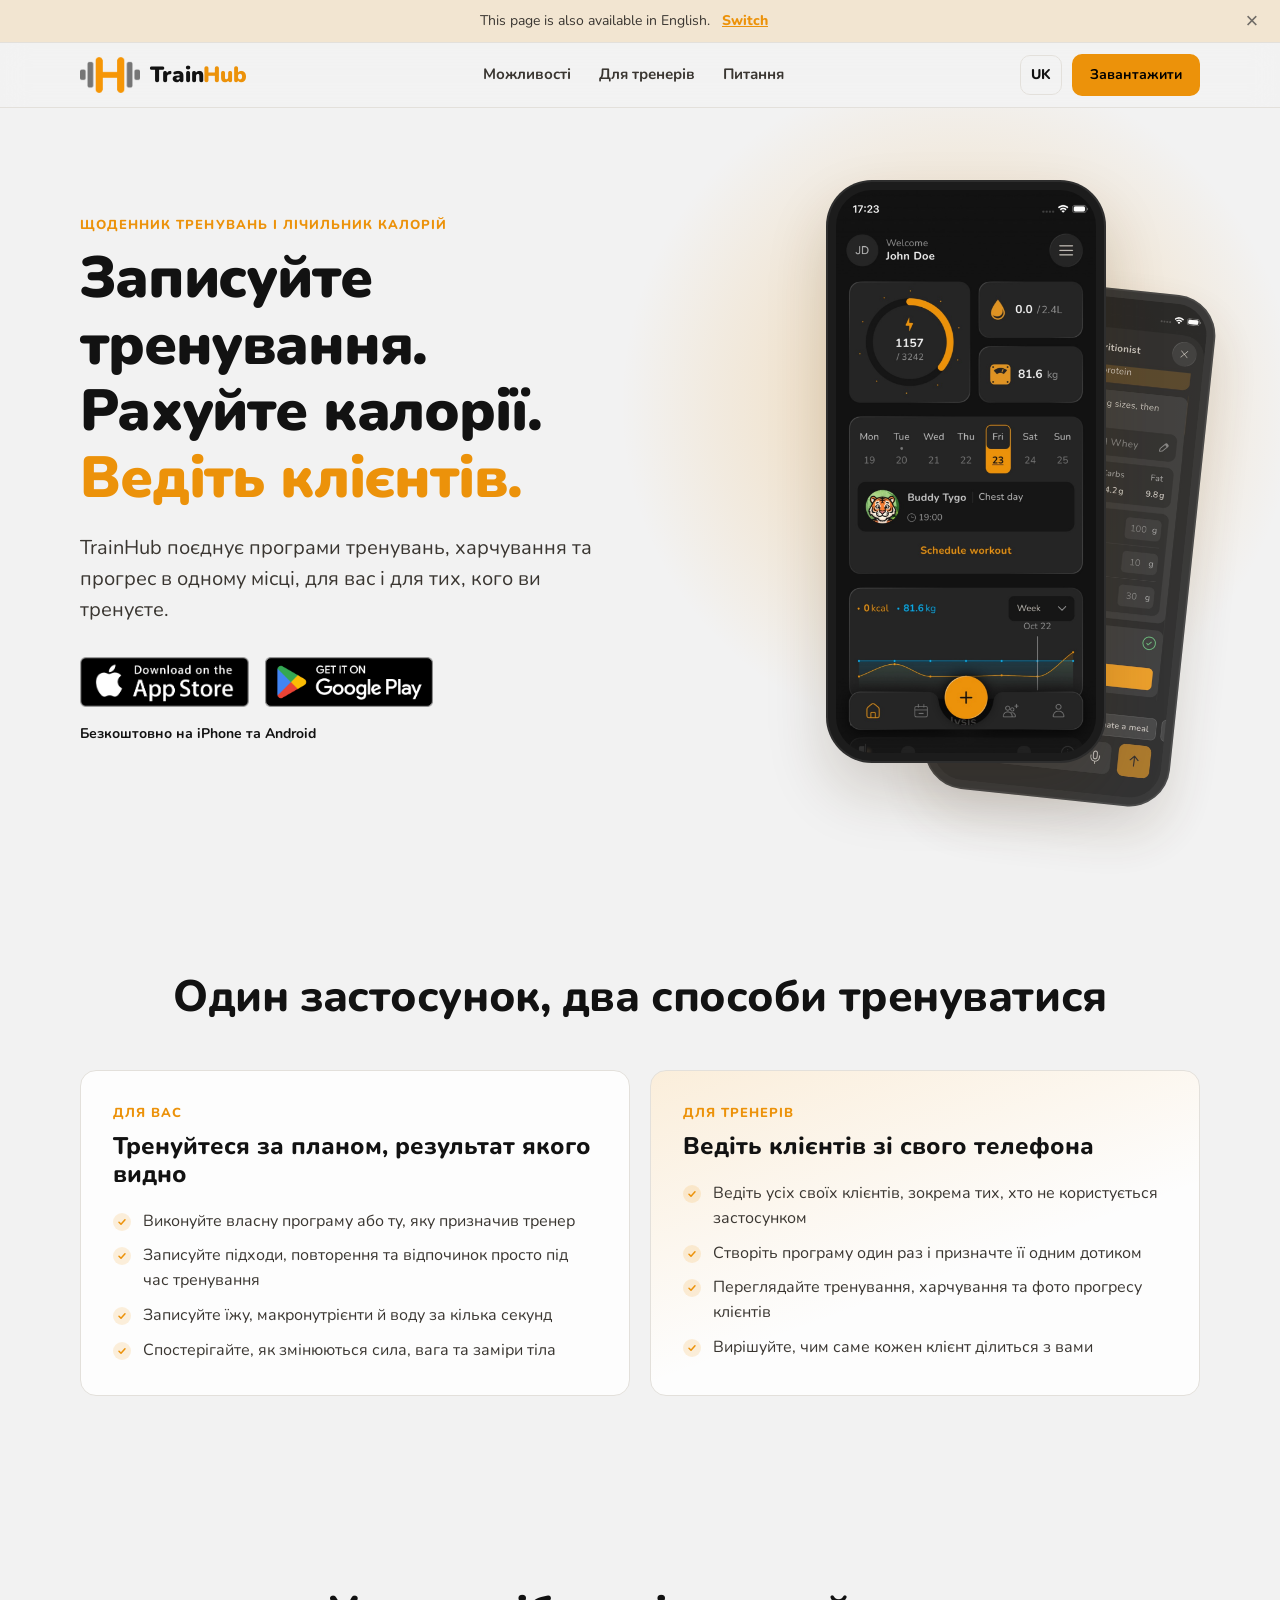
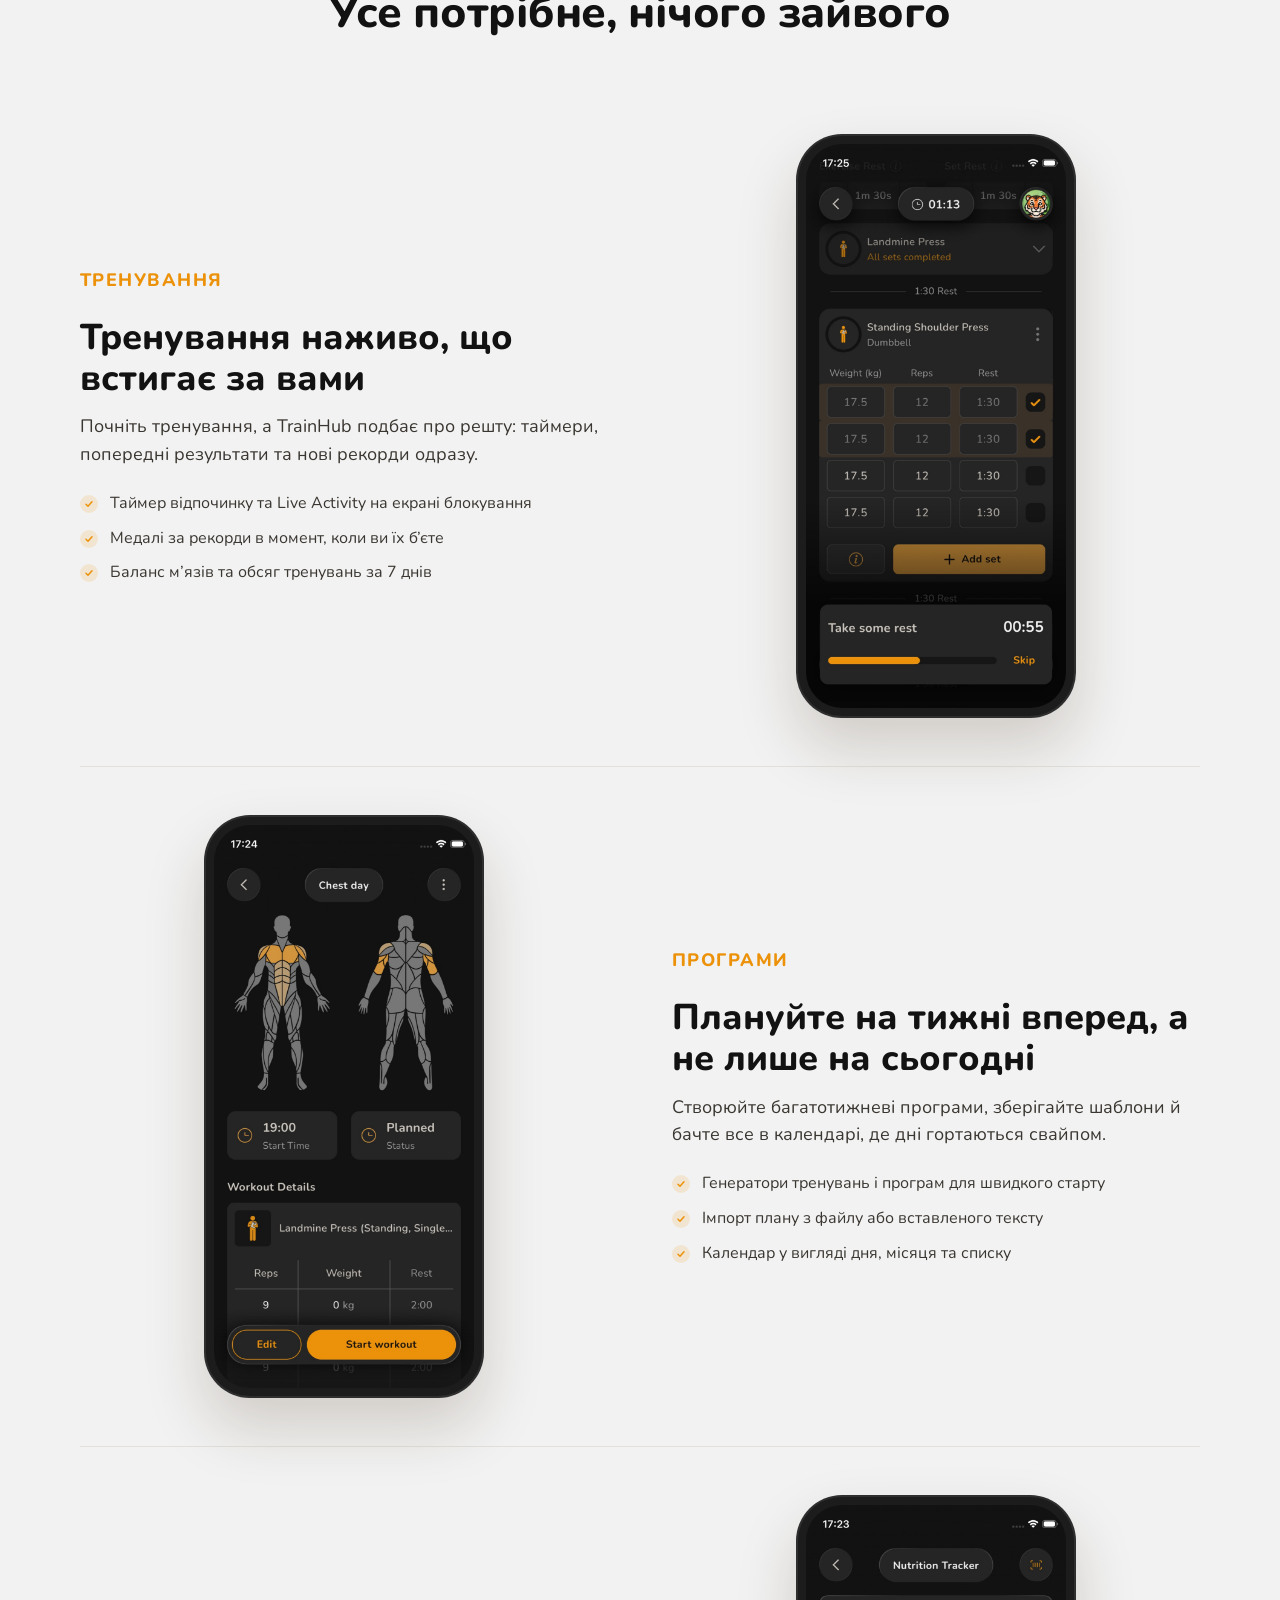
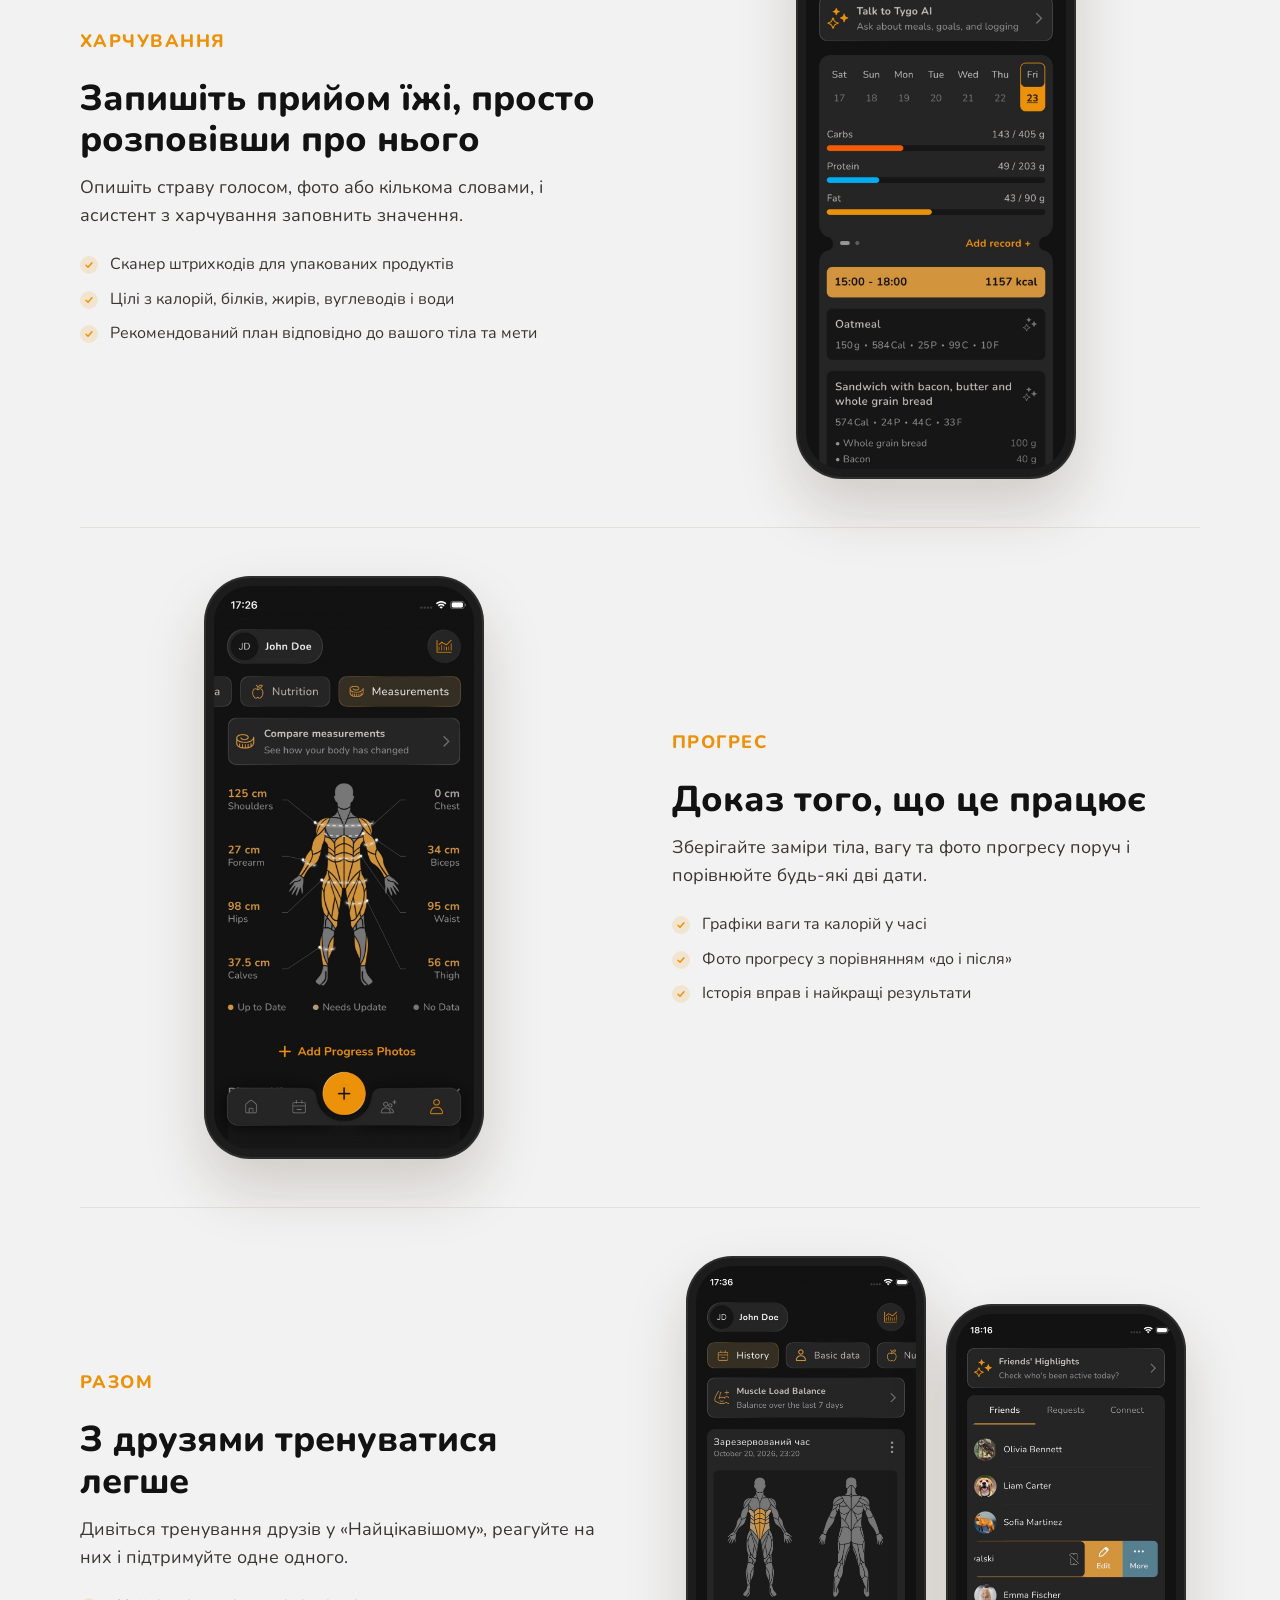
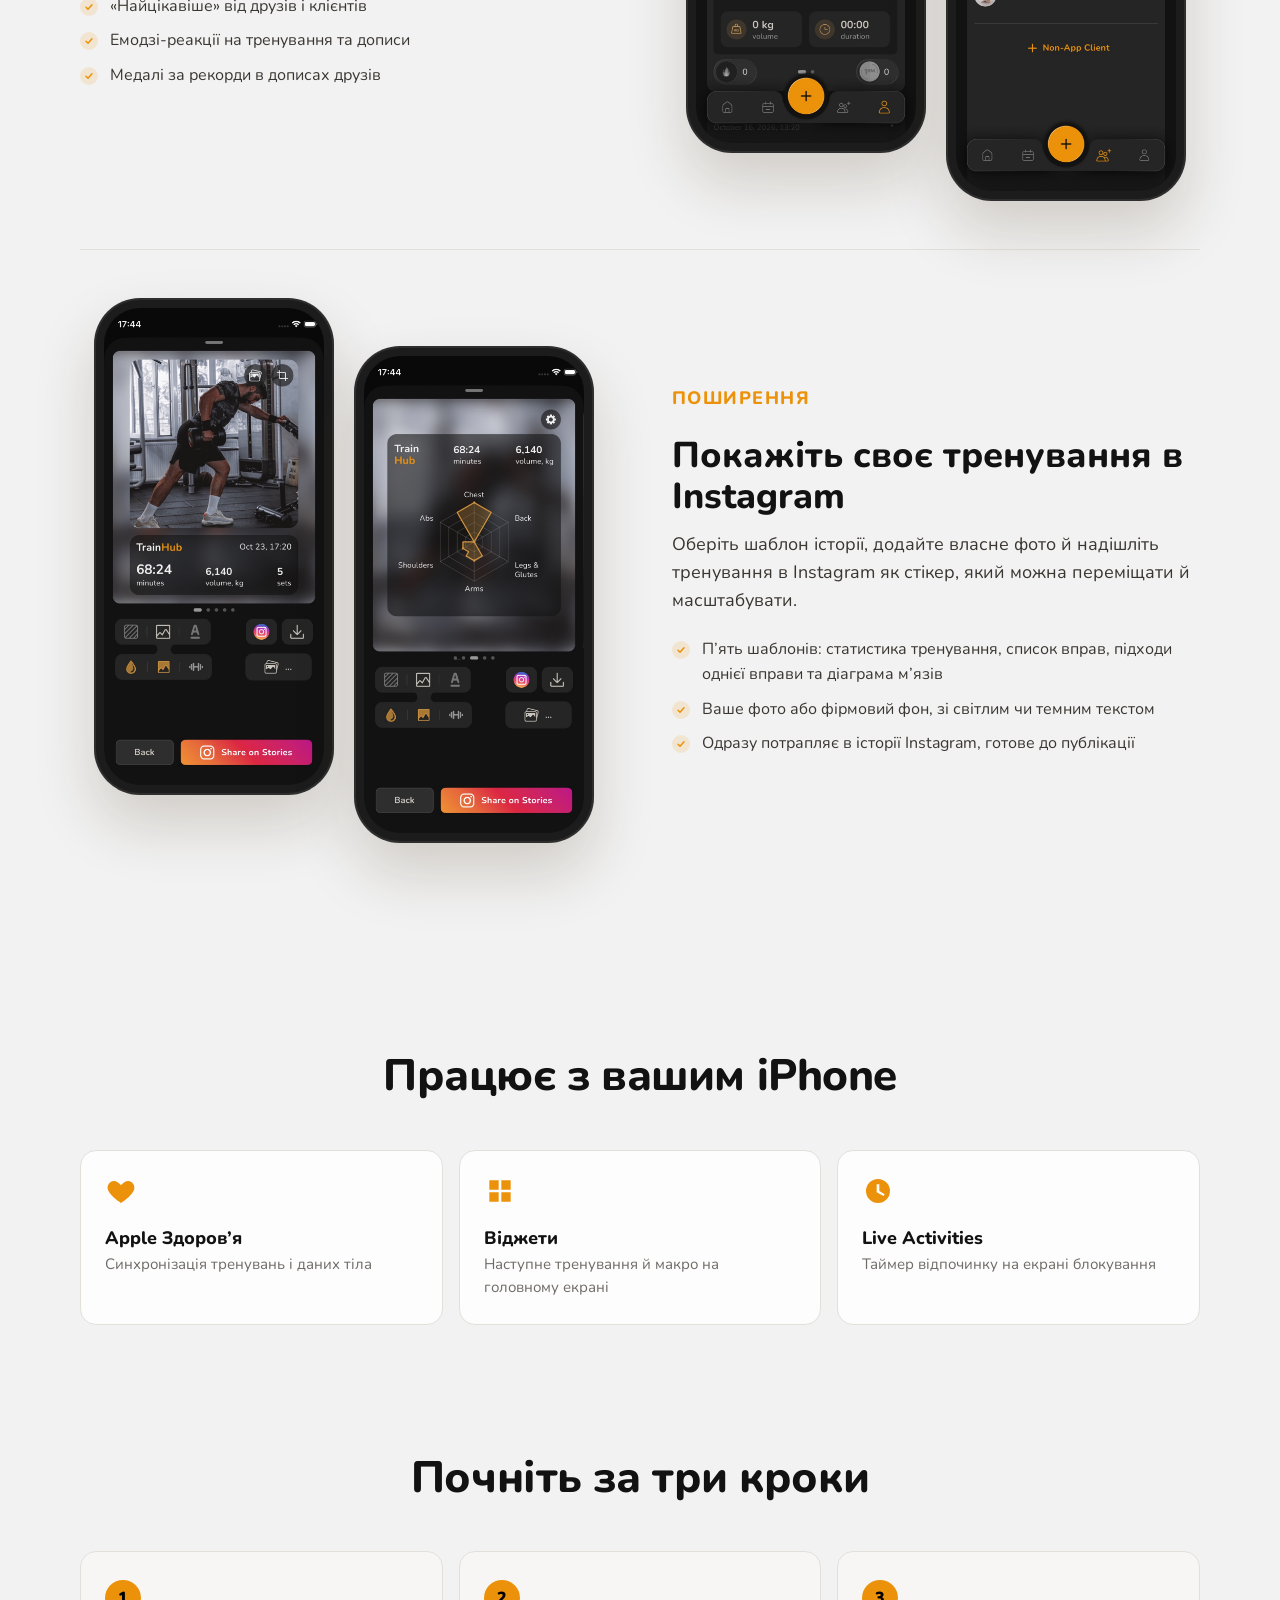
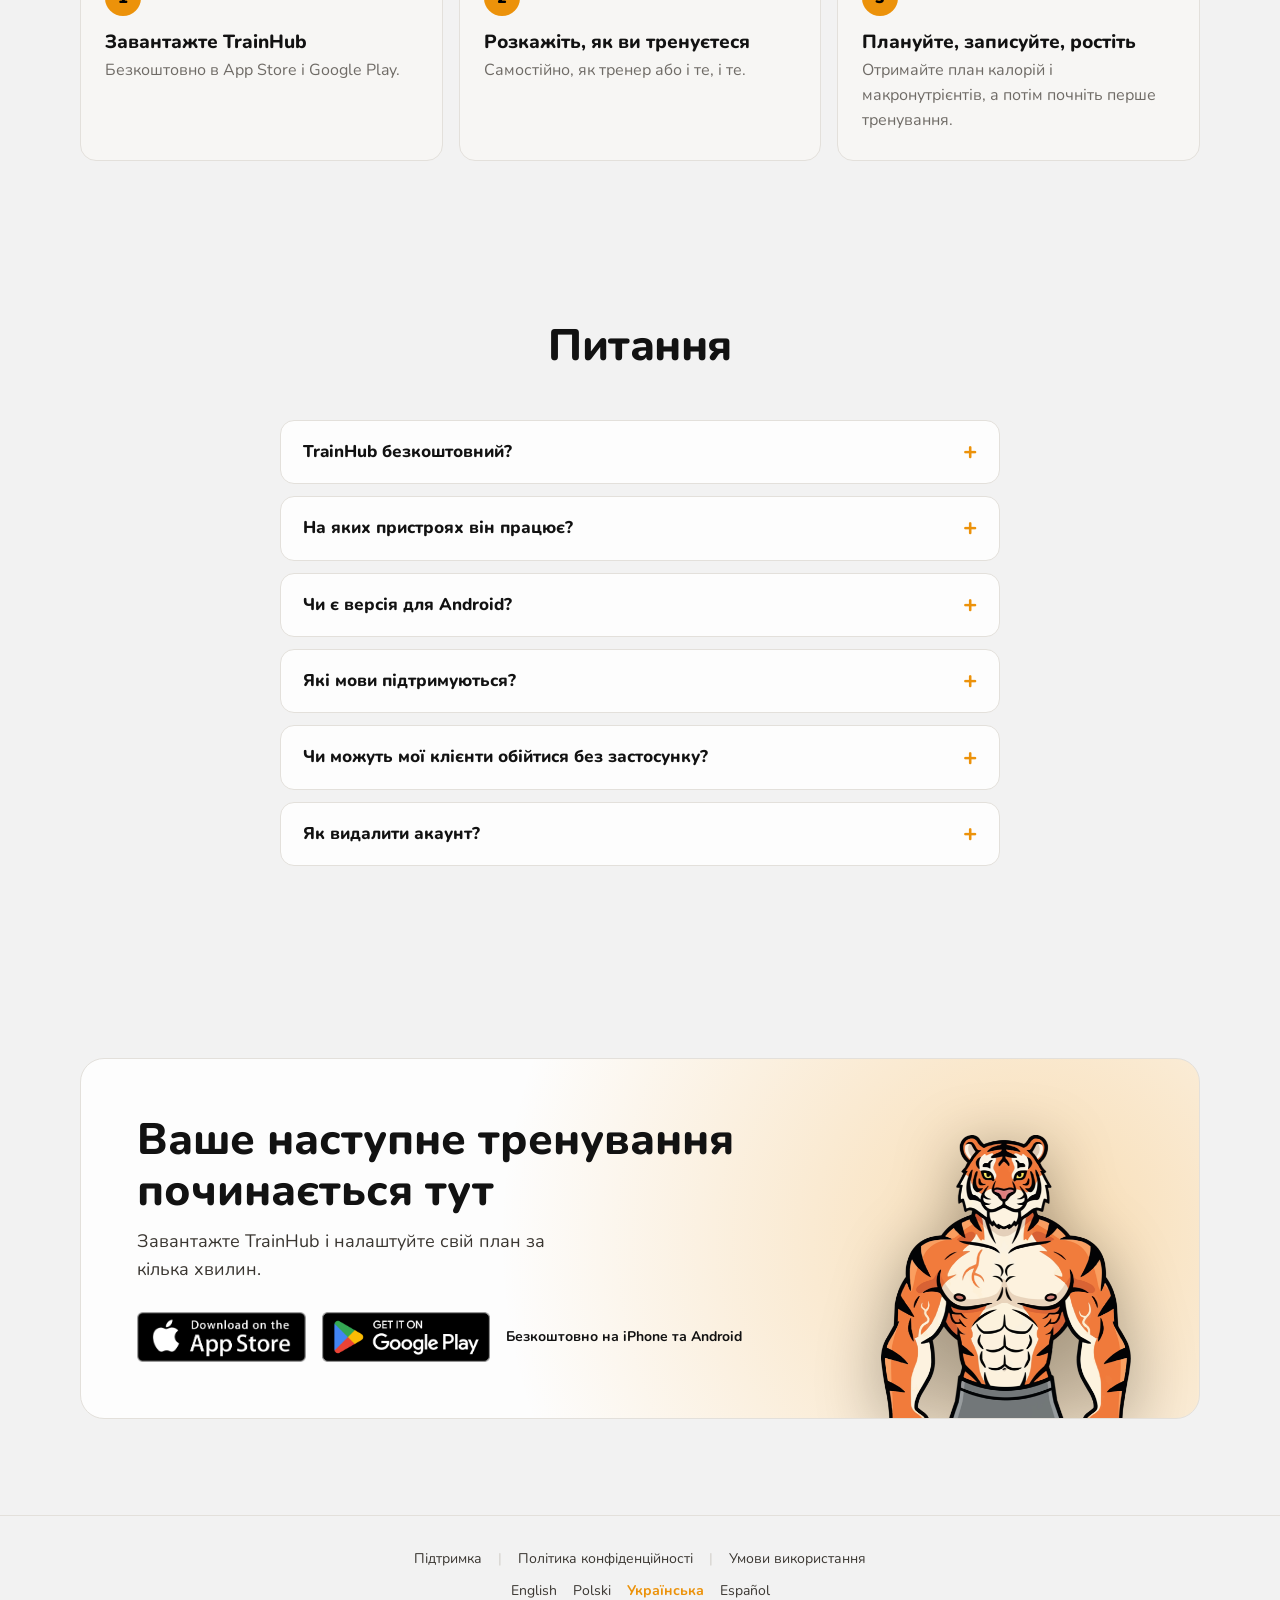
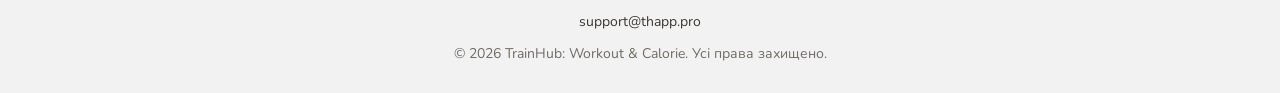
<file: uk/index.html>
<!DOCTYPE html>
<html lang="uk">

<head>
  <meta charset="UTF-8" />
  <meta name="viewport" content="width=device-width, initial-scale=1.0" />
  <meta name="color-scheme" content="dark light" />
  <meta name="theme-color" content="#121212" media="(prefers-color-scheme: dark)" />
  <meta name="theme-color" content="#f2f2f2" media="(prefers-color-scheme: light)" />

  <!-- Primary Meta Tags -->
  <title>TrainHub: щоденник тренувань і лічильник калорій</title>
  <meta name="title" content="TrainHub: щоденник тренувань і лічильник калорій" />
  <meta name="description" content="Записуйте тренування, рахуйте калорії та ведіть клієнтів в одному застосунку. Програми, харчування з AI і ваш прогрес. Безкоштовно в App Store і Google Play." />
  <meta name="keywords" content="TrainHub, щоденник тренувань, лічильник калорій, фітнес застосунок, застосунок для тренера, програма тренувань, макронутрієнти, спортзал" />
  <meta name="author" content="TrainHub" />
  <meta name="robots" content="index, follow" />

  <!-- Safari Smart App Banner -->
  <meta name="apple-itunes-app" content="app-id=6748391178" />

  <!-- Canonical URL and language versions -->
  <link rel="canonical" href="https://thapp.pro/uk/" />
  <link rel="alternate" hreflang="en" href="https://thapp.pro/" />
  <link rel="alternate" hreflang="pl" href="https://thapp.pro/pl/" />
  <link rel="alternate" hreflang="uk" href="https://thapp.pro/uk/" />
  <link rel="alternate" hreflang="es" href="https://thapp.pro/es/" />
  <link rel="alternate" hreflang="x-default" href="https://thapp.pro/" />

  <!-- Open Graph / Facebook -->
  <meta property="og:type" content="website" />
  <meta property="og:url" content="https://thapp.pro/uk/" />
  <meta property="og:title" content="TrainHub: щоденник тренувань і лічильник калорій" />
  <meta property="og:description" content="Записуйте тренування, рахуйте калорії та ведіть клієнтів в одному застосунку. Програми, харчування з AI і ваш прогрес. Безкоштовно в App Store і Google Play." />
  <meta property="og:image" content="https://thapp.pro/images/og-image.png" />
  <meta property="og:image:width" content="1200" />
  <meta property="og:image:height" content="630" />
  <meta property="og:site_name" content="TrainHub" />
  <meta property="og:locale" content="uk_UA" />
  <meta property="og:locale:alternate" content="en_US" />
  <meta property="og:locale:alternate" content="pl_PL" />
  <meta property="og:locale:alternate" content="es_ES" />

  <!-- Twitter -->
  <meta name="twitter:card" content="summary_large_image" />
  <meta name="twitter:url" content="https://thapp.pro/uk/" />
  <meta name="twitter:title" content="TrainHub: щоденник тренувань і лічильник калорій" />
  <meta name="twitter:description" content="Записуйте тренування, рахуйте калорії та ведіть клієнтів в одному застосунку. Програми, харчування з AI і ваш прогрес. Безкоштовно в App Store і Google Play." />
  <meta name="twitter:image" content="https://thapp.pro/images/og-image.png" />

  <!-- Favicon -->
  <link rel="icon" type="image/png" href="/favicon.png" />
  <link rel="apple-touch-icon" href="/images/app-icon.png" />

  <!-- Fonts -->
  <link rel="preconnect" href="https://fonts.googleapis.com" />
  <link rel="preconnect" href="https://fonts.gstatic.com" crossorigin />
  <link href="https://fonts.googleapis.com/css2?family=Nunito:wght@400;600;700;800;900&display=swap" rel="stylesheet" />

  <!-- Stylesheet -->
  <link rel="stylesheet" href="/styles.css?v=e1ec206af5" />
  <script>document.documentElement.classList.add("js");</script>

  <!-- Structured Data -->
  <script type="application/ld+json">
{
  "@context": "https://schema.org",
  "@type": "MobileApplication",
  "name": "TrainHub: Workout & Calorie",
  "operatingSystem": "iOS 15.6 or later, Android 7.0 or later",
  "applicationCategory": "HealthApplication",
  "inLanguage": "uk",
  "description": "Записуйте тренування, рахуйте калорії та ведіть клієнтів в одному застосунку. Програми, харчування з AI і ваш прогрес. Безкоштовно в App Store і Google Play.",
  "url": "https://thapp.pro/uk/",
  "downloadUrl": [
    "https://apps.apple.com/app/id6748391178",
    "https://play.google.com/store/apps/details?id=com.vboiko.trainhub"
  ],
  "image": "https://thapp.pro/images/app-icon.png",
  "screenshot": "https://thapp.pro/images/og-image.png",
  "offers": {
    "@type": "Offer",
    "price": "0",
    "priceCurrency": "USD"
  },
  "author": {
    "@type": "Organization",
    "name": "TrainHub",
    "url": "https://thapp.pro/"
  }
}
  </script>
  <script type="application/ld+json">
{
  "@context": "https://schema.org",
  "@type": "Organization",
  "name": "TrainHub",
  "url": "https://thapp.pro/",
  "logo": "https://thapp.pro/images/app-icon.png",
  "email": "support@thapp.pro",
  "sameAs": [
    "https://apps.apple.com/app/id6748391178",
    "https://play.google.com/store/apps/details?id=com.vboiko.trainhub"
  ]
}
  </script>
  <script type="application/ld+json">
{
  "@context": "https://schema.org",
  "@type": "WebSite",
  "name": "TrainHub",
  "url": "https://thapp.pro/",
  "inLanguage": "uk"
}
  </script>
  <script type="application/ld+json">
{
  "@context": "https://schema.org",
  "@type": "FAQPage",
  "inLanguage": "uk",
  "mainEntity": [
    {
      "@type": "Question",
      "name": "TrainHub безкоштовний?",
      "acceptedAnswer": {
        "@type": "Answer",
        "text": "Так. TrainHub можна безкоштовно завантажити й використовувати з App Store і Google Play."
      }
    },
    {
      "@type": "Question",
      "name": "На яких пристроях він працює?",
      "acceptedAnswer": {
        "@type": "Answer",
        "text": "На iPhone з iOS 15.6 або новішою, на Mac з процесором Apple (macOS 12.5 або новіша) та на смартфонах з Android 7.0 або новішою."
      }
    },
    {
      "@type": "Question",
      "name": "Чи є версія для Android?",
      "acceptedAnswer": {
        "@type": "Answer",
        "text": "Так. Завантажте TrainHub з Google Play."
      }
    },
    {
      "@type": "Question",
      "name": "Які мови підтримуються?",
      "acceptedAnswer": {
        "@type": "Answer",
        "text": "Англійська, польська, українська та іспанська."
      }
    },
    {
      "@type": "Question",
      "name": "Чи можуть мої клієнти обійтися без застосунку?",
      "acceptedAnswer": {
        "@type": "Answer",
        "text": "Так. Тренер може додати клієнтів, які не користуються застосунком, і так само планувати їхні тренування та стежити за прогресом."
      }
    },
    {
      "@type": "Question",
      "name": "Як видалити акаунт?",
      "acceptedAnswer": {
        "@type": "Answer",
        "text": "Відкрийте Налаштування в застосунку й натисніть «Видалити акаунт» або напишіть на support@thapp.pro. Деталі на сторінці підтримки."
      }
    }
  ]
}
  </script>
</head>

<body>
  <div class="lang-suggest" id="lang-suggest" hidden>
    <span id="lang-suggest-text"></span>
    <a id="lang-suggest-link" href="/"></a>
    <button type="button" id="lang-suggest-close" class="lang-suggest-close">×</button>
  </div>

  <header class="site-header">
    <div class="wrap site-header-inner">
      <a class="brand" href="/uk/" aria-label="TrainHub">
        <img src="/images/app-icon.png" alt="" width="60" height="36" />
        <span class="wordmark">Train<span>Hub</span></span>
      </a>
      <nav class="site-nav" aria-label="Main">
        <a href="#features">Можливості</a>
        <a href="#coaches">Для тренерів</a>
        <a href="#faq">Питання</a>
      </nav>
      <div class="header-actions">
        <details class="lang-menu">
          <summary aria-label="Мова">UK</summary>
          <ul>
            <li><a href="/" hreflang="en" lang="en" data-lang="en">English</a></li>
            <li><a href="/pl/" hreflang="pl" lang="pl" data-lang="pl">Polski</a></li>
            <li><a href="/uk/" hreflang="uk" lang="uk" data-lang="uk" aria-current="true">Українська</a></li>
            <li><a href="/es/" hreflang="es" lang="es" data-lang="es">Español</a></li>
          </ul>
        </details>
        <a class="btn btn-primary btn-sm" href="https://apple.co/3LEplAn" data-store="ios">Завантажити</a>
      </div>
    </div>
  </header>

  <main>
    <!-- Hero -->
    <section class="hero">
      <div class="glow" aria-hidden="true"></div>
      <div class="wrap hero-grid">
        <div class="hero-copy reveal">
          <p class="eyebrow">Щоденник тренувань і лічильник калорій</p>
          <h1>Записуйте тренування. Рахуйте калорії. <span class="accent">Ведіть клієнтів.</span></h1>
          <p class="lead">TrainHub поєднує програми тренувань, харчування та прогрес в одному місці, для вас і для тих, кого ви тренуєте.</p>

          <!-- Shown by script.js when the link carries a shared profile (?u=) -->
          <div class="invite-card" id="invite-card" hidden>
            <img src="/images/mascot/tiger-peek.png" alt="" width="104" height="49" class="invite-tiger" />
            <h2>Хтось поділився з вами своїм профілем TrainHub</h2>
            <p>Відкрийте його в застосунку, щоб під’єднатися, або спершу завантажте TrainHub.</p>
            <div class="invite-actions">
              <button type="button" class="btn btn-primary" id="open-app">Відкрити в TrainHub</button>
              <a class="btn btn-secondary" href="https://apple.co/3LEplAn" data-store="ios">Завантажити застосунок</a>
            </div>
            <div class="loading" id="loading" role="status" aria-live="polite">
              <span class="spinner" aria-hidden="true"></span>
              Відкриваємо TrainHub…
            </div>
          </div>

          <div class="store-row">
            <a class="store-btn" href="https://apple.co/3LEplAn" data-store="ios">
              <img src="/images/apps-store-logo.png" alt="Завантажити в App Store" width="150" height="44" />
            </a>
            <a class="store-btn" href="https://play.google.com/store/apps/details?id=com.vboiko.trainhub" data-store="android">
              <img src="/images/play-store-logo.png" alt="Завантажити з Google Play" width="148" height="44" />
            </a>
            <div class="store-note">
              <strong>Безкоштовно на iPhone та Android</strong>
            </div>
          </div>
        </div>
        <div class="hero-visual reveal">
          <div class="phone phone-back"><img src="/images/screens/agent.jpg" alt="Асистент з харчування записує прийом їжі з голосового повідомлення" width="430" height="932" decoding="async" /></div>
          <div class="phone phone-front"><img src="/images/screens/dashboard.jpg" alt="Головний екран TrainHub з калоріями, макронутрієнтами та наступним тренуванням" width="430" height="932" decoding="async" /></div>
        </div>
      </div>
    </section>

    <!-- Audiences -->
    <section class="section" id="coaches">
      <div class="wrap">
        <h2 class="section-title reveal">Один застосунок, два способи тренуватися</h2>
        <div class="audience-grid">
          <article class="audience-card reveal">
            <p class="eyebrow">Для вас</p>
            <h3>Тренуйтеся за планом, результат якого видно</h3>
            <ul class="checks">
              <li>Виконуйте власну програму або ту, яку призначив тренер</li>
              <li>Записуйте підходи, повторення та відпочинок просто під час тренування</li>
              <li>Записуйте їжу, макронутрієнти й воду за кілька секунд</li>
              <li>Спостерігайте, як змінюються сила, вага та заміри тіла</li>
            </ul>
          </article>
          <article class="audience-card audience-card-coach reveal">
            <p class="eyebrow">Для тренерів</p>
            <h3>Ведіть клієнтів зі свого телефона</h3>
            <ul class="checks">
              <li>Ведіть усіх своїх клієнтів, зокрема тих, хто не користується застосунком</li>
              <li>Створіть програму один раз і призначте її одним дотиком</li>
              <li>Переглядайте тренування, харчування та фото прогресу клієнтів</li>
              <li>Вирішуйте, чим саме кожен клієнт ділиться з вами</li>
            </ul>
          </article>
        </div>
      </div>
    </section>

    <!-- Features -->
    <section class="section" id="features">
      <div class="wrap">
        <h2 class="section-title reveal">Усе потрібне, нічого зайвого</h2>

        <div class="feature reveal">
          <div class="feature-copy">
            <p class="eyebrow">Тренування</p>
            <h3>Тренування наживо, що встигає за вами</h3>
            <p>Почніть тренування, а TrainHub подбає про решту: таймери, попередні результати та нові рекорди одразу.</p>
            <ul class="checks">
              <li>Таймер відпочинку та Live Activity на екрані блокування</li>
              <li>Медалі за рекорди в момент, коли ви їх б’єте</li>
              <li>Баланс м’язів та обсяг тренувань за 7 днів</li>
            </ul>
          </div>
          <div class="feature-visual"><div class="phone"><img src="/images/screens/session.jpg" alt="Тренування наживо з таймером відпочинку та записаними підходами" width="430" height="932" loading="lazy" decoding="async" /></div></div>
        </div>

        <div class="feature feature-flip reveal">
          <div class="feature-copy">
            <p class="eyebrow">Програми</p>
            <h3>Плануйте на тижні вперед, а не лише на сьогодні</h3>
            <p>Створюйте багатотижневі програми, зберігайте шаблони й бачте все в календарі, де дні гортаються свайпом.</p>
            <ul class="checks">
              <li>Генератори тренувань і програм для швидкого старту</li>
              <li>Імпорт плану з файлу або вставленого тексту</li>
              <li>Календар у вигляді дня, місяця та списку</li>
            </ul>
          </div>
          <div class="feature-visual"><div class="phone"><img src="/images/screens/workout.jpg" alt="Перегляд тренування з вправами та підходами" width="430" height="932" loading="lazy" decoding="async" /></div></div>
        </div>

        <div class="feature reveal">
          <div class="feature-copy">
            <p class="eyebrow">Харчування</p>
            <h3>Запишіть прийом їжі, просто розповівши про нього</h3>
            <p>Опишіть страву голосом, фото або кількома словами, і асистент з харчування заповнить значення.</p>
            <ul class="checks">
              <li>Сканер штрихкодів для упакованих продуктів</li>
              <li>Цілі з калорій, білків, жирів, вуглеводів і води</li>
              <li>Рекомендований план відповідно до вашого тіла та мети</li>
            </ul>
          </div>
          <div class="feature-visual"><div class="phone"><img src="/images/screens/nutrition.jpg" alt="Трекер харчування з калоріями та макронутрієнтами за день" width="430" height="932" loading="lazy" decoding="async" /></div></div>
        </div>

        <div class="feature feature-flip reveal">
          <div class="feature-copy">
            <p class="eyebrow">Прогрес</p>
            <h3>Доказ того, що це працює</h3>
            <p>Зберігайте заміри тіла, вагу та фото прогресу поруч і порівнюйте будь-які дві дати.</p>
            <ul class="checks">
              <li>Графіки ваги та калорій у часі</li>
              <li>Фото прогресу з порівнянням «до і після»</li>
              <li>Історія вправ і найкращі результати</li>
            </ul>
          </div>
          <div class="feature-visual"><div class="phone"><img src="/images/screens/progress.jpg" alt="Заміри тіла та графік ваги" width="430" height="932" loading="lazy" decoding="async" /></div></div>
        </div>

        <div class="feature reveal">
          <div class="feature-copy">
            <p class="eyebrow">Разом</p>
            <h3>З друзями тренуватися легше</h3>
            <p>Дивіться тренування друзів у «Найцікавішому», реагуйте на них і підтримуйте одне одного.</p>
            <ul class="checks">
              <li>«Найцікавіше» від друзів і клієнтів</li>
              <li>Емодзі-реакції на тренування та дописи</li>
              <li>Медалі за рекорди в дописах друзів</li>
            </ul>
          </div>
          <div class="feature-visual feature-visual-pair">
            <div class="phone"><img src="/images/screens/highlights.jpg" alt="Стрічка «Найцікавіше» з тренуваннями друзів і реакціями" width="430" height="932" loading="lazy" decoding="async" /></div>
            <div class="phone"><img src="/images/screens/clients.jpg" alt="Список клієнтів тренера" width="430" height="932" loading="lazy" decoding="async" /></div>
          </div>
        </div>

        <div class="feature feature-flip reveal">
          <div class="feature-copy">
            <p class="eyebrow">Поширення</p>
            <h3>Покажіть своє тренування в Instagram</h3>
            <p>Оберіть шаблон історії, додайте власне фото й надішліть тренування в Instagram як стікер, який можна переміщати й масштабувати.</p>
            <ul class="checks">
              <li>П’ять шаблонів: статистика тренування, список вправ, підходи однієї вправи та діаграма м’язів</li>
              <li>Ваше фото або фірмовий фон, зі світлим чи темним текстом</li>
              <li>Одразу потрапляє в історії Instagram, готове до публікації</li>
            </ul>
          </div>
          <div class="feature-visual feature-visual-pair">
            <div class="phone"><img src="/images/screens/story.jpg" alt="Шаблон історії Instagram зі статистикою тренування на фото" width="430" height="932" loading="lazy" decoding="async" /></div>
            <div class="phone"><img src="/images/screens/story2.jpg" alt="Шаблон історії Instagram з діаграмою м’язів" width="430" height="932" loading="lazy" decoding="async" /></div>
          </div>
        </div>
      </div>
    </section>

    <!-- Integrations -->
    <section class="section section-tight">
      <div class="wrap">
        <h2 class="section-title reveal">Працює з вашим iPhone</h2>
        <div class="tiles">
          <div class="tile reveal">
            <svg viewBox="0 0 24 24" aria-hidden="true"><path d="M12 21s-7.5-4.6-9.6-9.3C1 8.4 3 4.5 6.7 4.5c2.1 0 3.5 1.2 5.3 3.2 1.8-2 3.2-3.2 5.3-3.2 3.7 0 5.7 3.9 4.3 7.2C19.5 16.4 12 21 12 21z"/></svg>
            <h3>Apple Здоров’я</h3>
            <p>Синхронізація тренувань і даних тіла</p>
          </div>
          <div class="tile reveal">
            <svg viewBox="0 0 24 24" aria-hidden="true"><path d="M4 4h7v7H4zm9 0h7v7h-7zM4 13h7v7H4zm9 0h7v7h-7z"/></svg>
            <h3>Віджети</h3>
            <p>Наступне тренування й макро на головному екрані</p>
          </div>
          <div class="tile reveal">
            <svg viewBox="0 0 24 24" aria-hidden="true"><path d="M12 3a9 9 0 1 0 0 18 9 9 0 0 0 0-18zm1 4v5l4 2.4-.8 1.4L11 13V7z"/></svg>
            <h3>Live Activities</h3>
            <p>Таймер відпочинку на екрані блокування</p>
          </div>
        </div>
      </div>
    </section>

    <!-- Steps -->
    <section class="section section-tight">
      <div class="wrap">
        <h2 class="section-title reveal">Почніть за три кроки</h2>
        <ol class="steps">
          <li class="reveal"><h3>Завантажте TrainHub</h3><p>Безкоштовно в App Store і Google Play.</p></li>
          <li class="reveal"><h3>Розкажіть, як ви тренуєтеся</h3><p>Самостійно, як тренер або і те, і те.</p></li>
          <li class="reveal"><h3>Плануйте, записуйте, ростіть</h3><p>Отримайте план калорій і макронутрієнтів, а потім почніть перше тренування.</p></li>
        </ol>
      </div>
    </section>

    <!-- FAQ -->
    <section class="section" id="faq">
      <div class="wrap wrap-narrow">
        <h2 class="section-title reveal">Питання</h2>
        <div class="faq">
          <details class="faq-item reveal">
            <summary>TrainHub безкоштовний?</summary>
            <p>Так. TrainHub можна безкоштовно завантажити й використовувати з App Store і Google Play.</p>
          </details>
          <details class="faq-item reveal">
            <summary>На яких пристроях він працює?</summary>
            <p>На iPhone з iOS 15.6 або новішою, на Mac з процесором Apple (macOS 12.5 або новіша) та на смартфонах з Android 7.0 або новішою.</p>
          </details>
          <details class="faq-item reveal">
            <summary>Чи є версія для Android?</summary>
            <p>Так. Завантажте TrainHub з <a href="https://play.google.com/store/apps/details?id=com.vboiko.trainhub">Google Play</a>.</p>
          </details>
          <details class="faq-item reveal">
            <summary>Які мови підтримуються?</summary>
            <p>Англійська, польська, українська та іспанська.</p>
          </details>
          <details class="faq-item reveal">
            <summary>Чи можуть мої клієнти обійтися без застосунку?</summary>
            <p>Так. Тренер може додати клієнтів, які не користуються застосунком, і так само планувати їхні тренування та стежити за прогресом.</p>
          </details>
          <details class="faq-item reveal">
            <summary>Як видалити акаунт?</summary>
            <p>Відкрийте Налаштування в застосунку й натисніть «Видалити акаунт» або напишіть на support@thapp.pro. Деталі на <a href="/support.html">сторінці підтримки</a>.</p>
          </details>
        </div>
      </div>
    </section>

    <!-- Final CTA -->
    <section class="section">
      <div class="wrap">
        <div class="cta reveal">
          <div class="cta-copy">
            <h2>Ваше наступне тренування починається тут</h2>
            <p>Завантажте TrainHub і налаштуйте свій план за кілька хвилин.</p>
            <div class="store-row">
              <a class="store-btn" href="https://apple.co/3LEplAn" data-store="ios">
                <img src="/images/apps-store-logo.png" alt="Завантажити в App Store" width="150" height="44" loading="lazy" />
              </a>
              <a class="store-btn" href="https://play.google.com/store/apps/details?id=com.vboiko.trainhub" data-store="android">
                <img src="/images/play-store-logo.png" alt="Завантажити з Google Play" width="148" height="44" loading="lazy" />
              </a>
              <div class="store-note">
                <strong>Безкоштовно на iPhone та Android</strong>
              </div>
            </div>
          </div>
          <picture><source srcset="/images/mascot/tiger-jacked.webp" type="image/webp" /><img class="cta-tiger" src="/images/mascot/tiger-jacked.png" alt="" width="477" height="540" loading="lazy" decoding="async" /></picture>
        </div>
      </div>
    </section>
  </main>

  <footer class="footer">
    <nav class="footer-links" aria-label="Footer navigation">
      <a href="/support.html">Підтримка</a>
      <span class="footer-separator" aria-hidden="true">|</span>
      <a href="/privacy-policy.html">Політика конфіденційності</a>
      <span class="footer-separator" aria-hidden="true">|</span>
      <a href="/terms.html">Умови використання</a>
    </nav>
    <nav class="footer-langs" aria-label="Мова">
      <a href="/" hreflang="en" lang="en" data-lang="en">English</a>
      <a href="/pl/" hreflang="pl" lang="pl" data-lang="pl">Polski</a>
      <a href="/uk/" hreflang="uk" lang="uk" data-lang="uk" aria-current="true">Українська</a>
      <a href="/es/" hreflang="es" lang="es" data-lang="es">Español</a>
    </nav>
    <p><a href="mailto:support@thapp.pro">support@thapp.pro</a></p>
    <p>&copy; <span id="current-year">2026</span> TrainHub: Workout &amp; Calorie. Усі права захищено.</p>
  </footer>

  <script id="lang-data" type="application/json">{"current":"uk","langs":{"en":{"href":"/","text":"This page is also available in English.","action":"Switch","dismiss":"Dismiss"},"pl":{"href":"/pl/","text":"Ta strona jest dostępna również po polsku.","action":"Przełącz","dismiss":"Zamknij"},"uk":{"href":"/uk/","text":"Ця сторінка доступна також українською.","action":"Перейти","dismiss":"Закрити"},"es":{"href":"/es/","text":"Esta página también está disponible en español.","action":"Cambiar","dismiss":"Cerrar"}}}</script>
  <script src="/script.js?v=e00fa53fd8" defer></script>
</body>

</html>
</file>
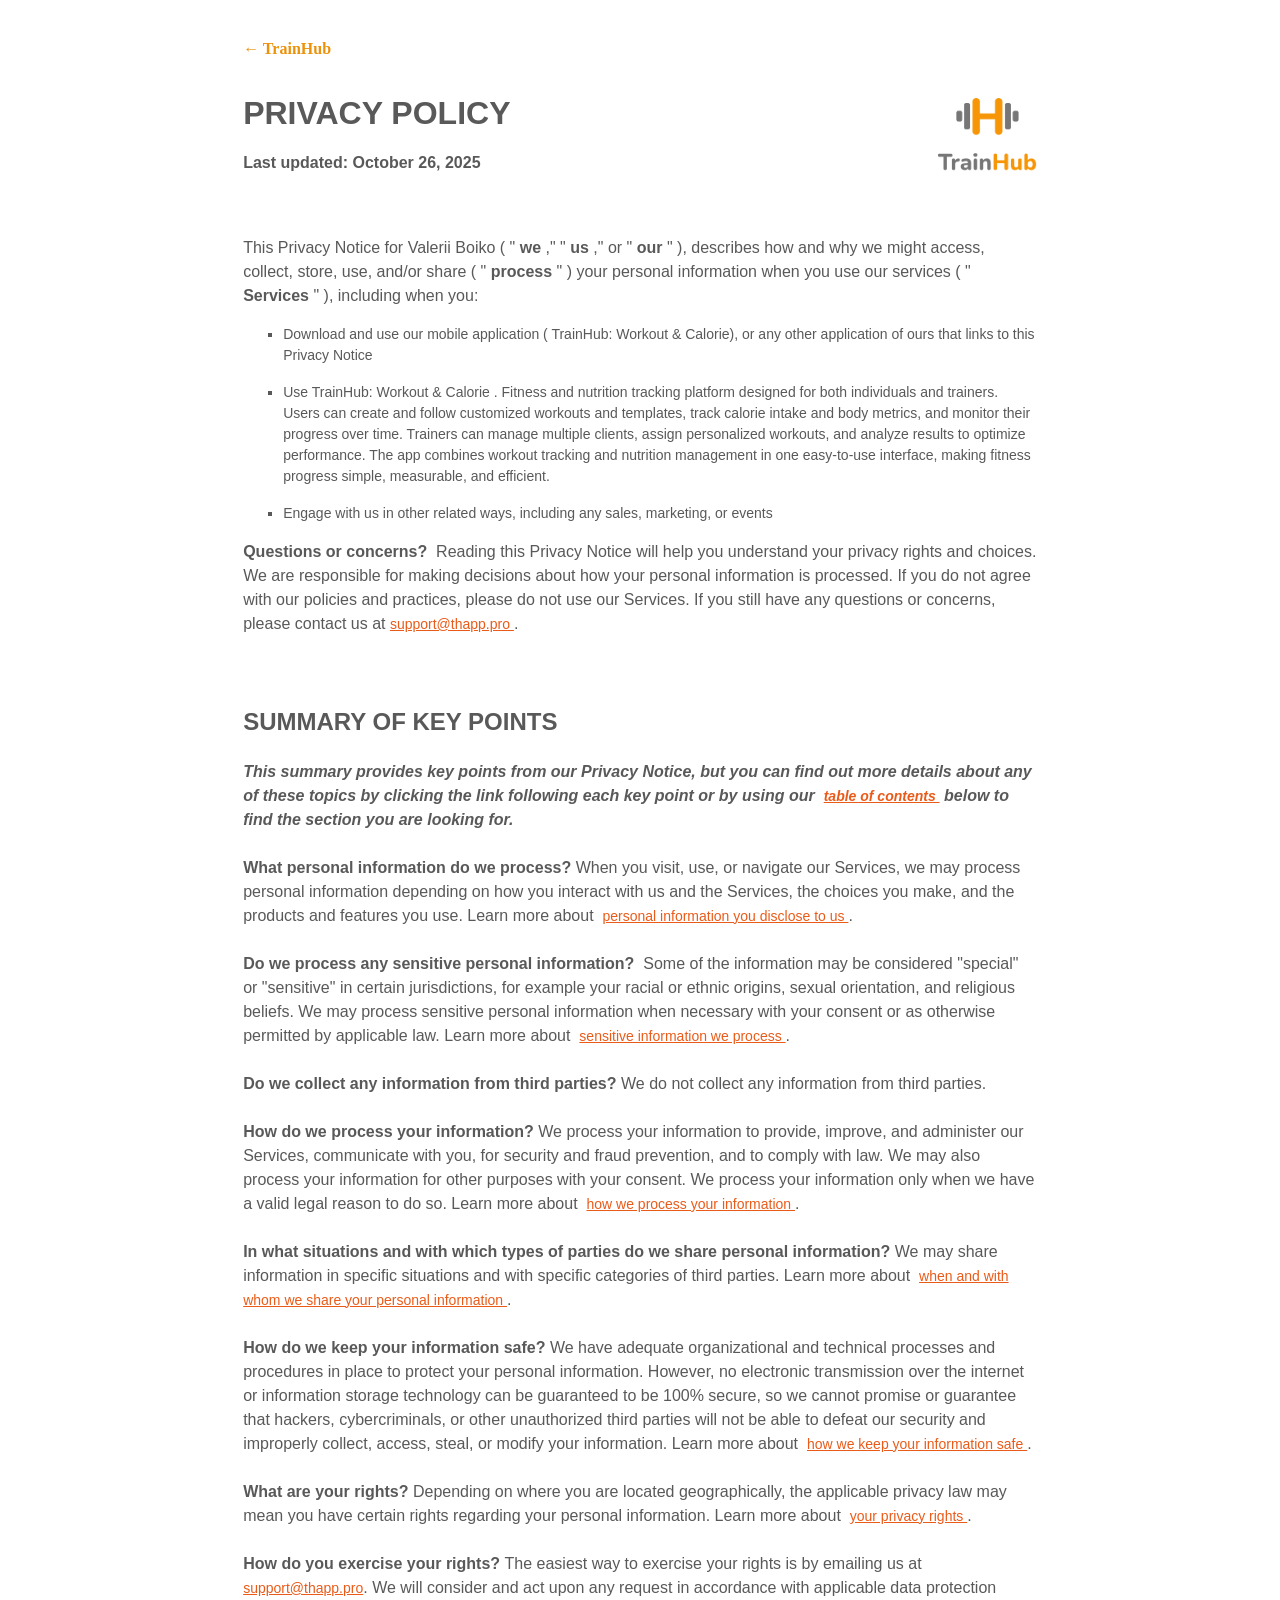
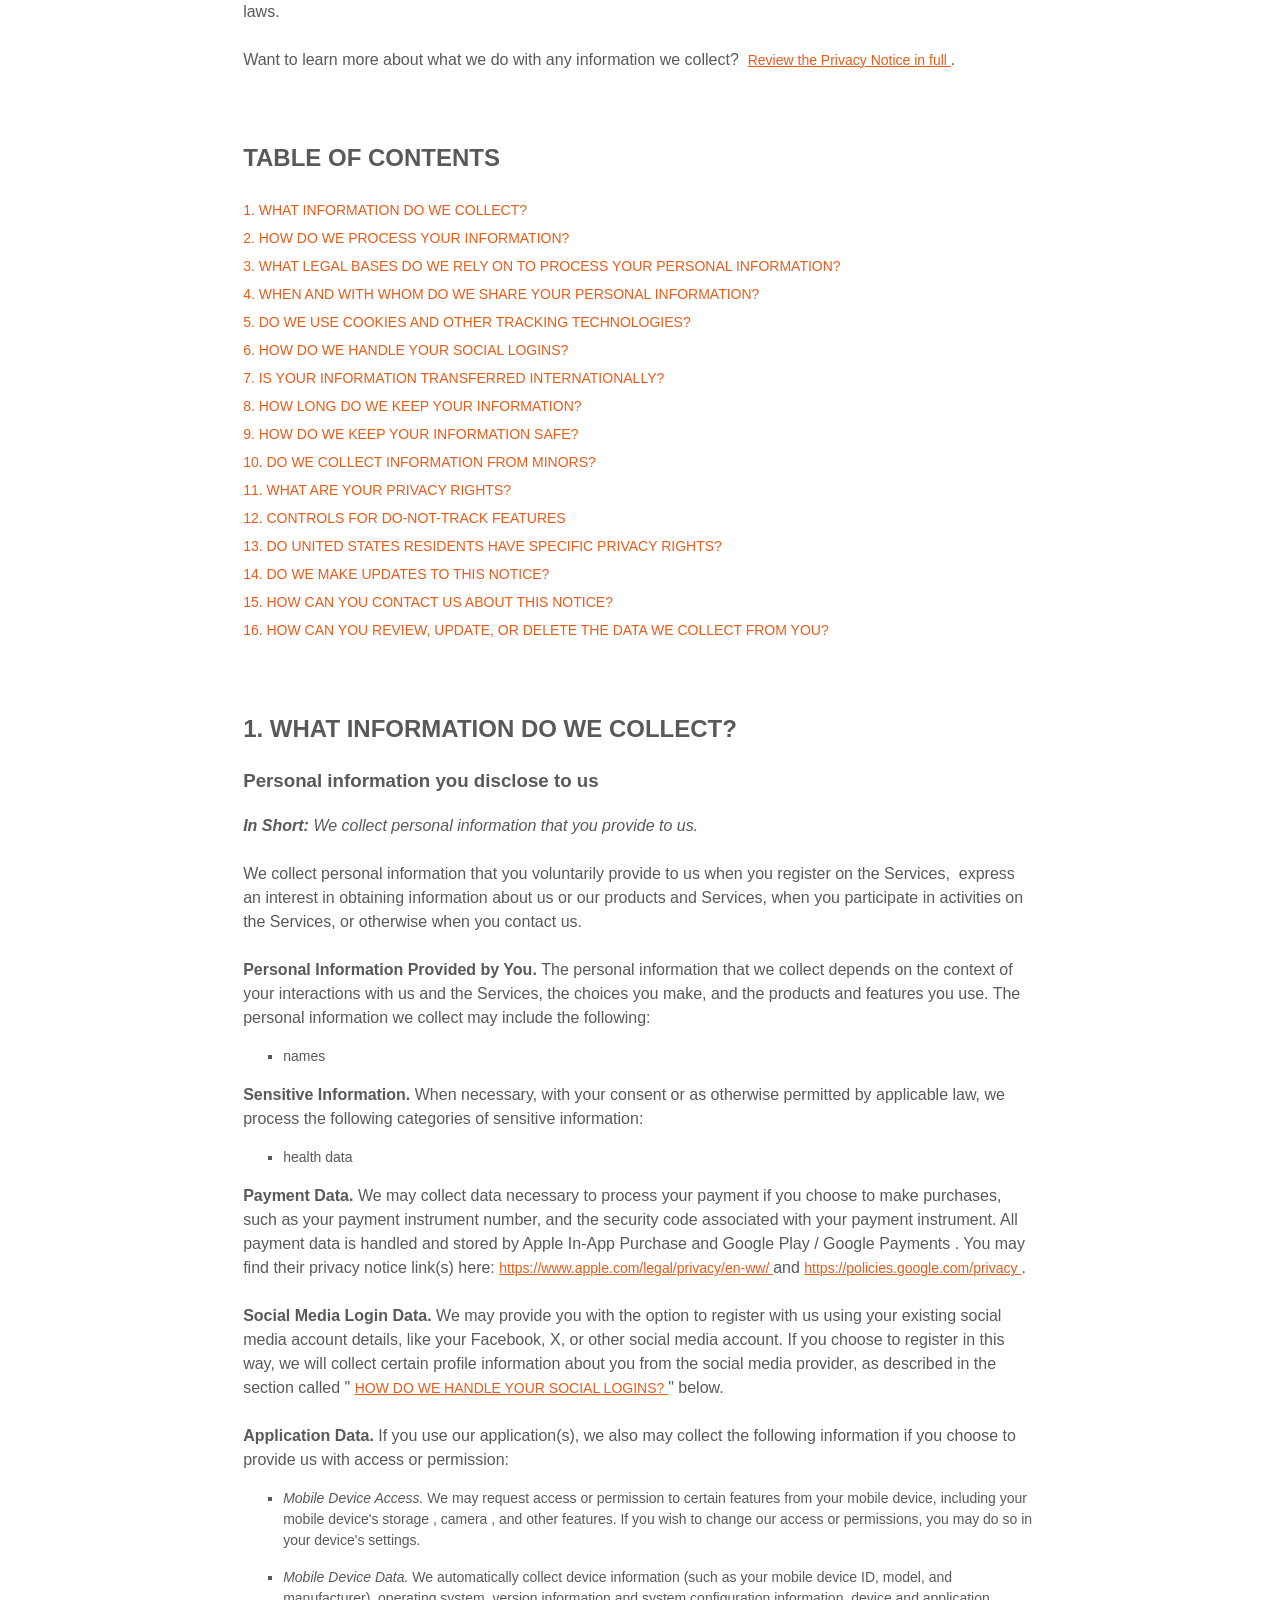
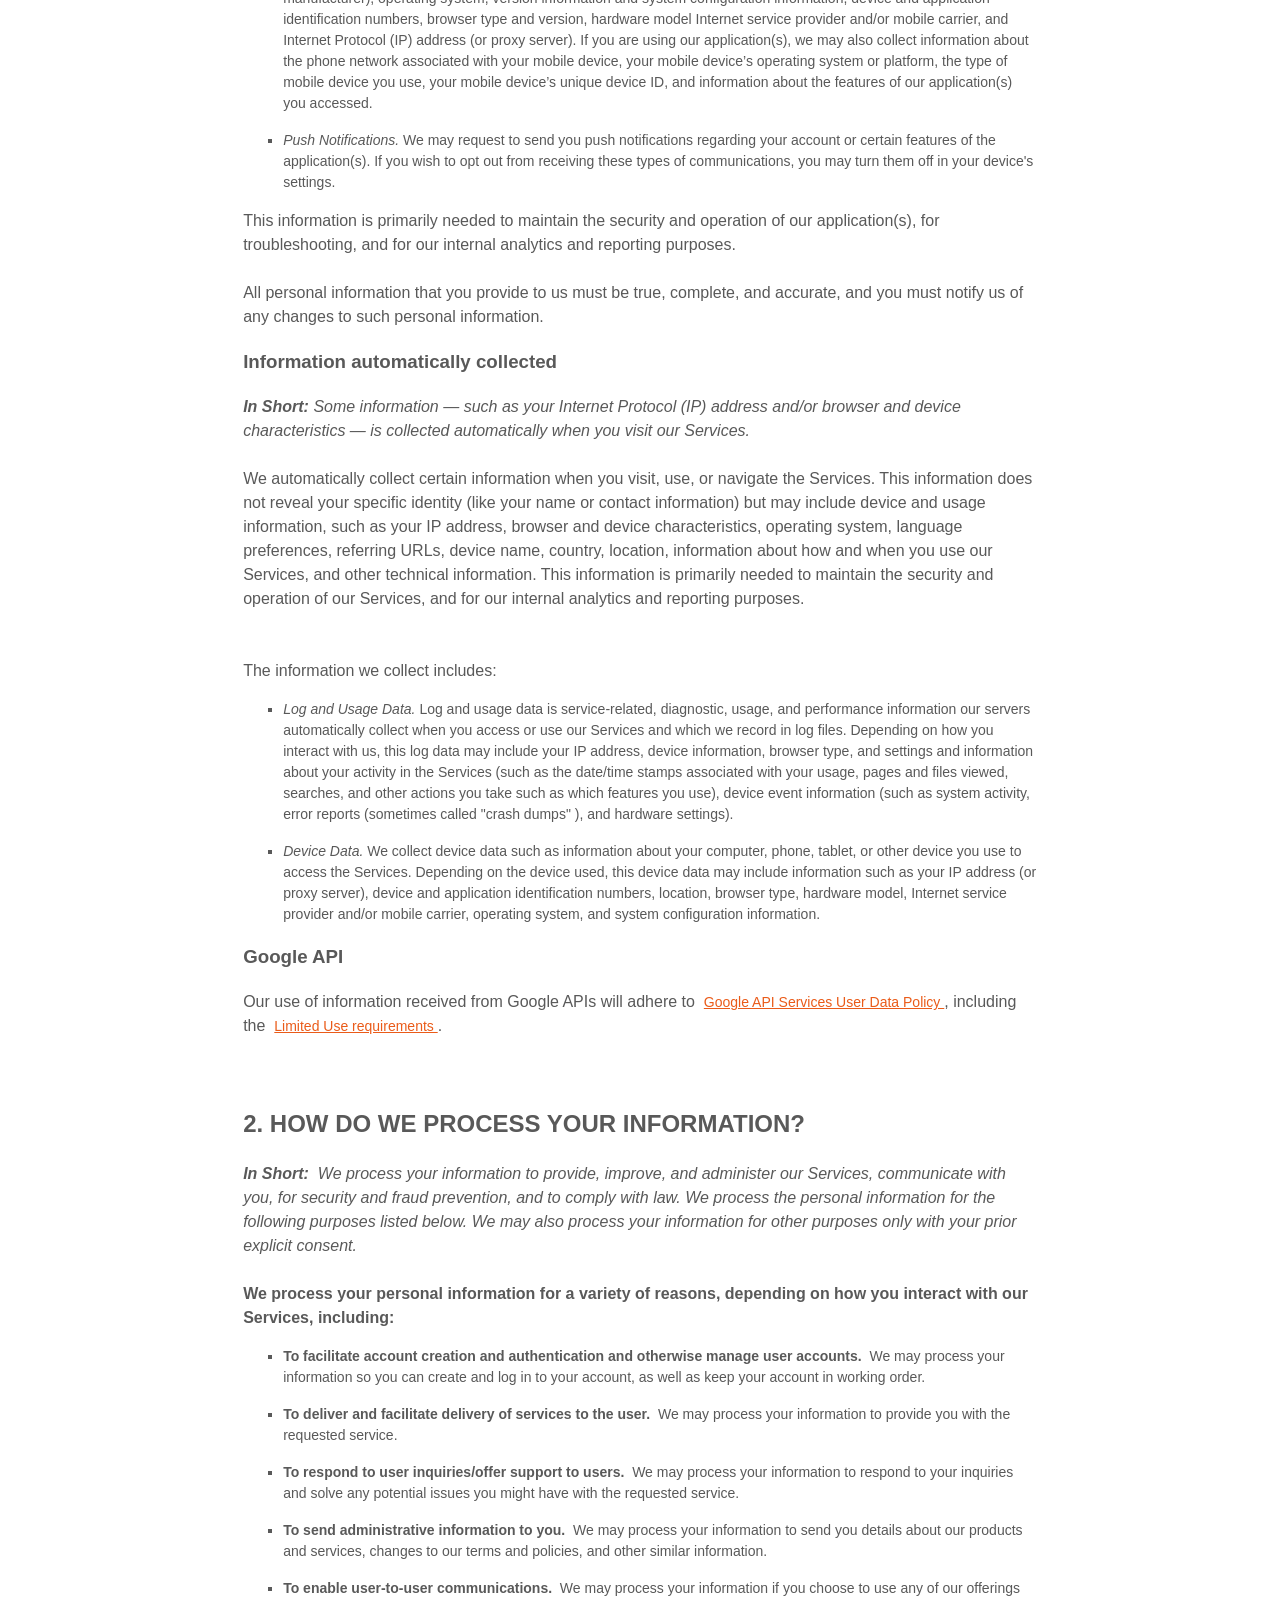
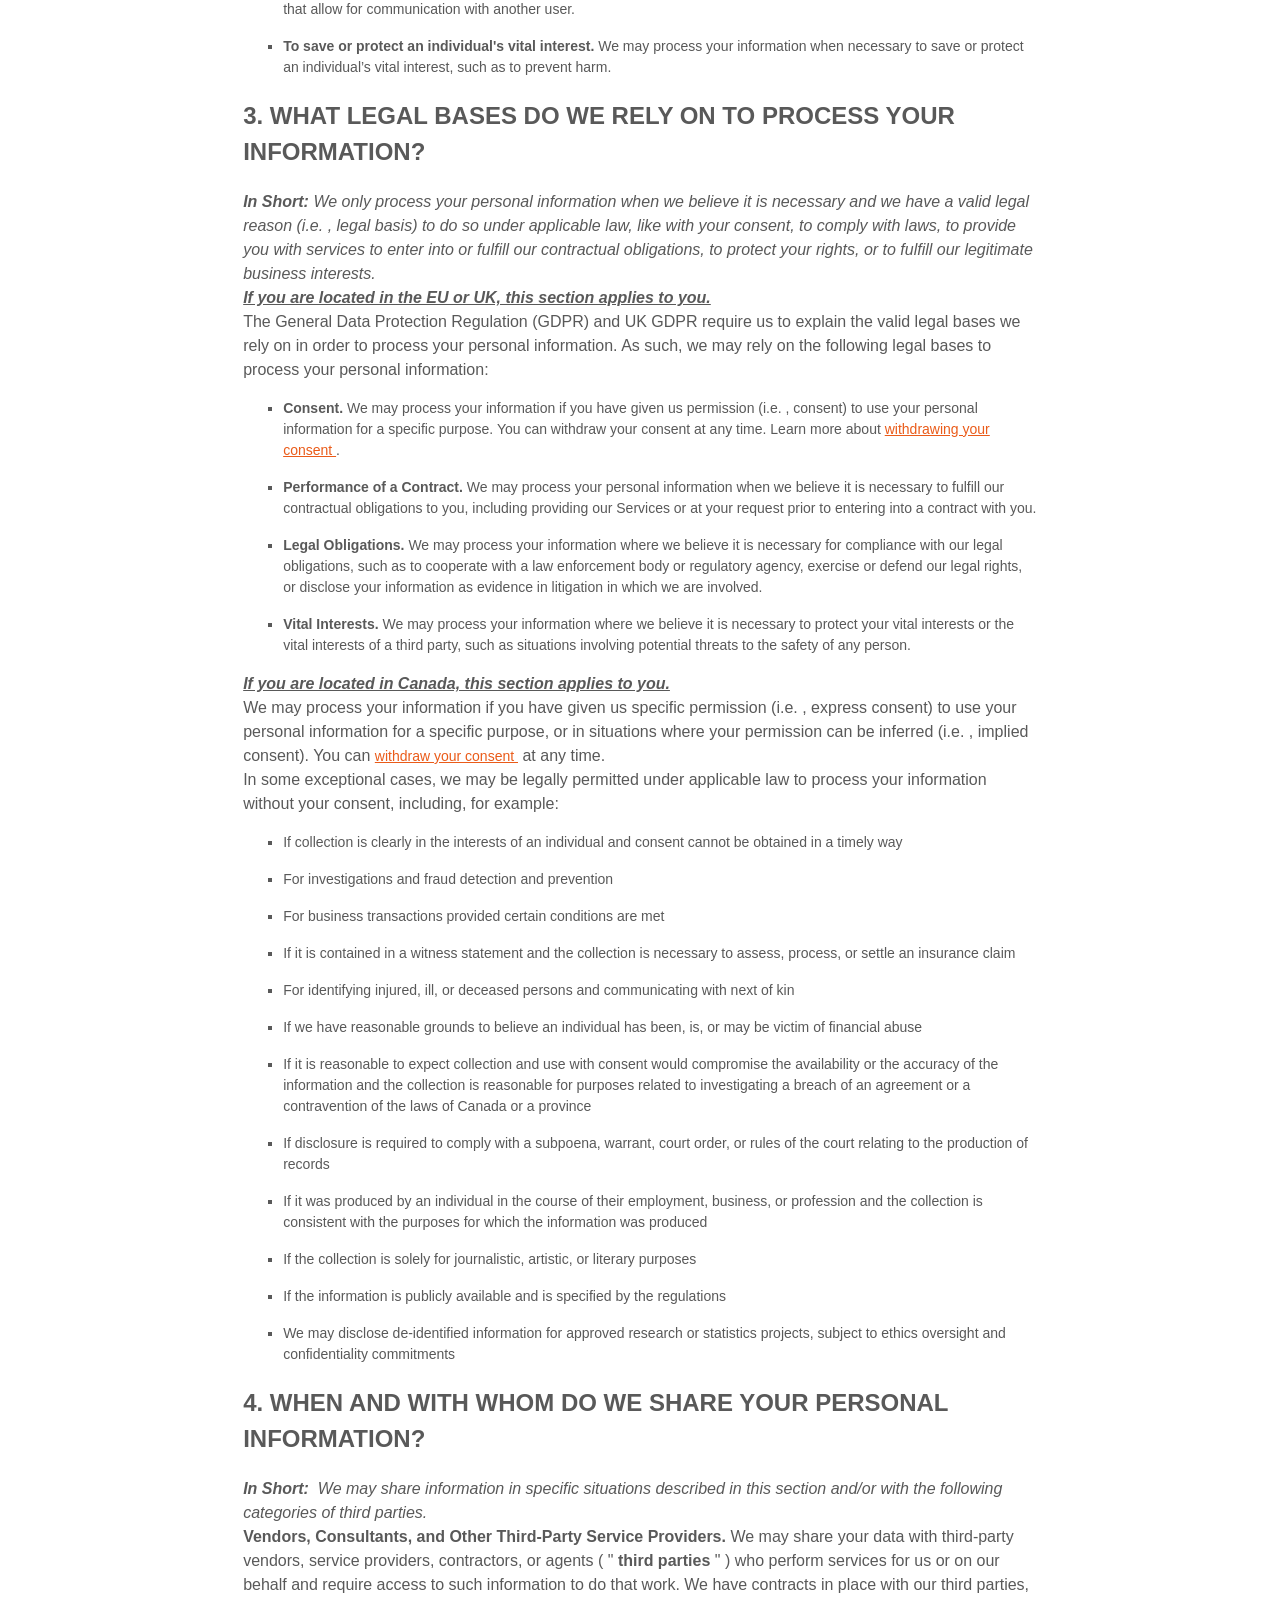
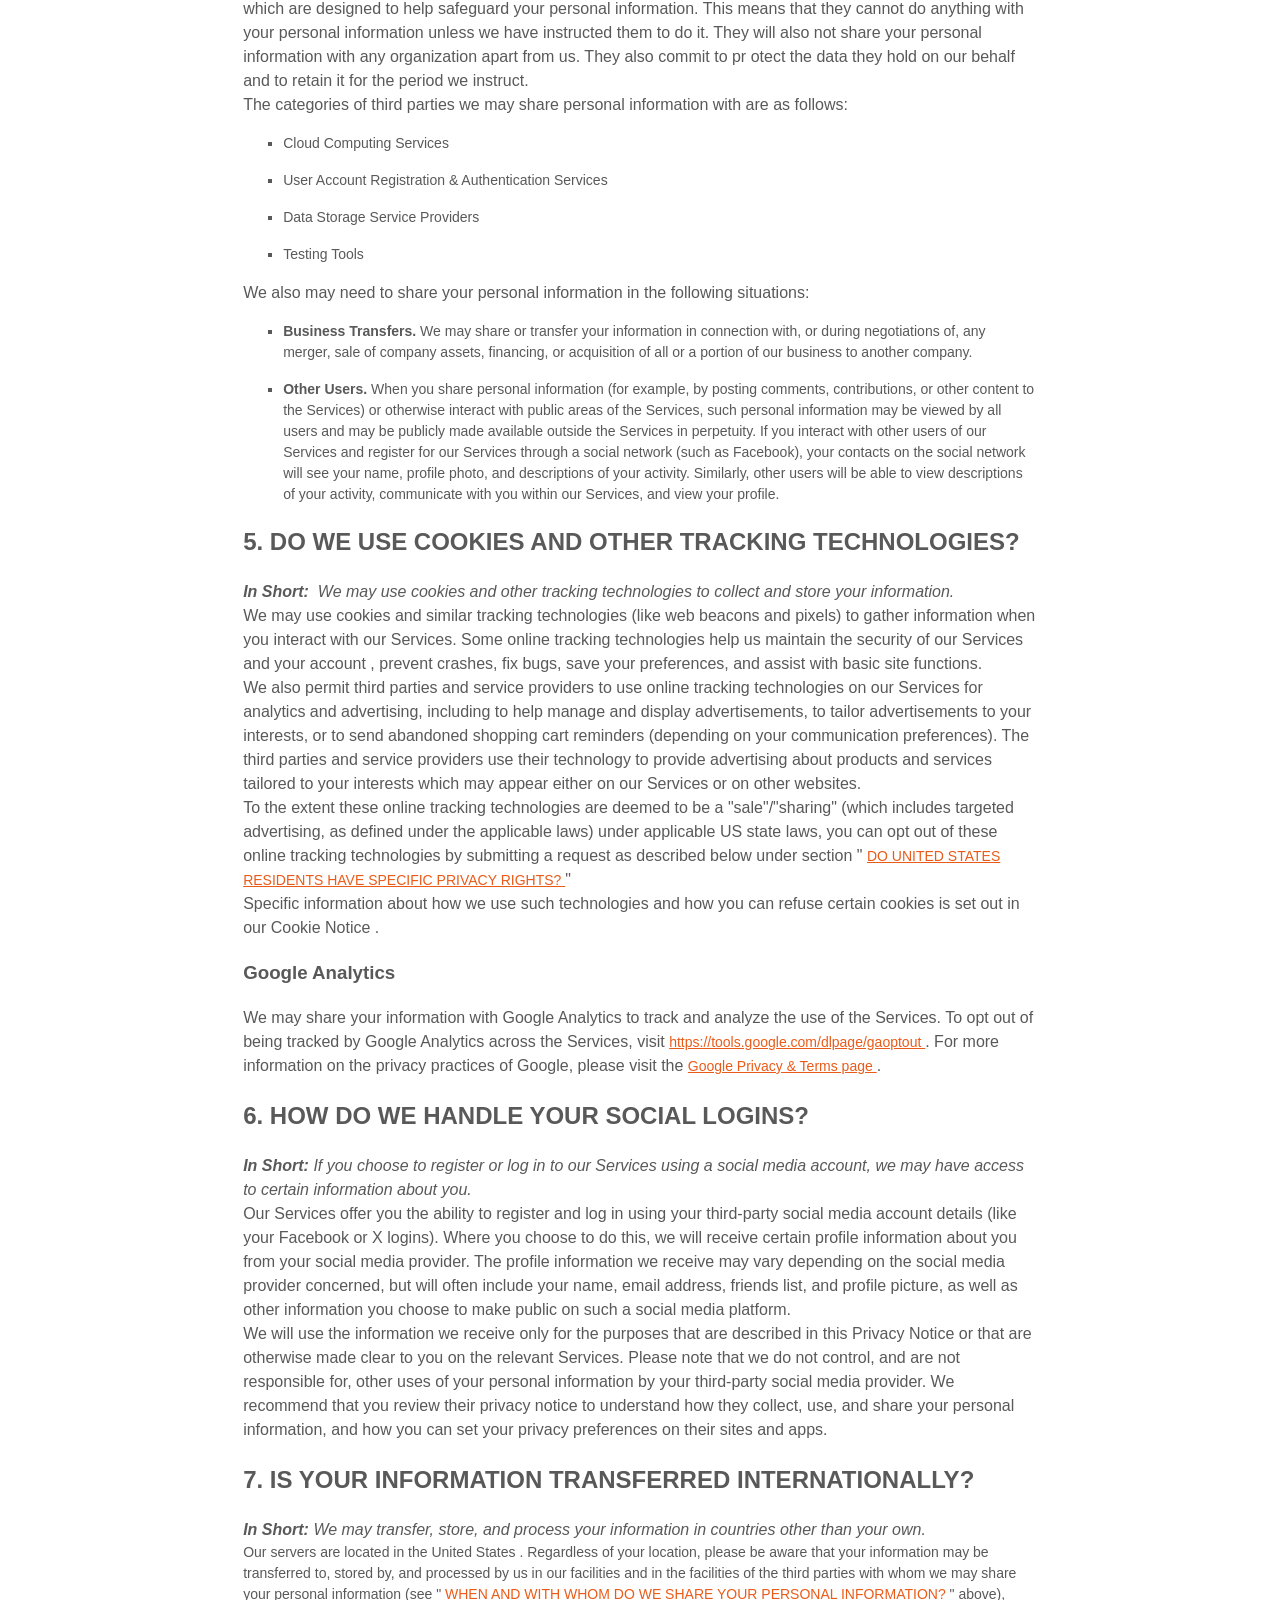
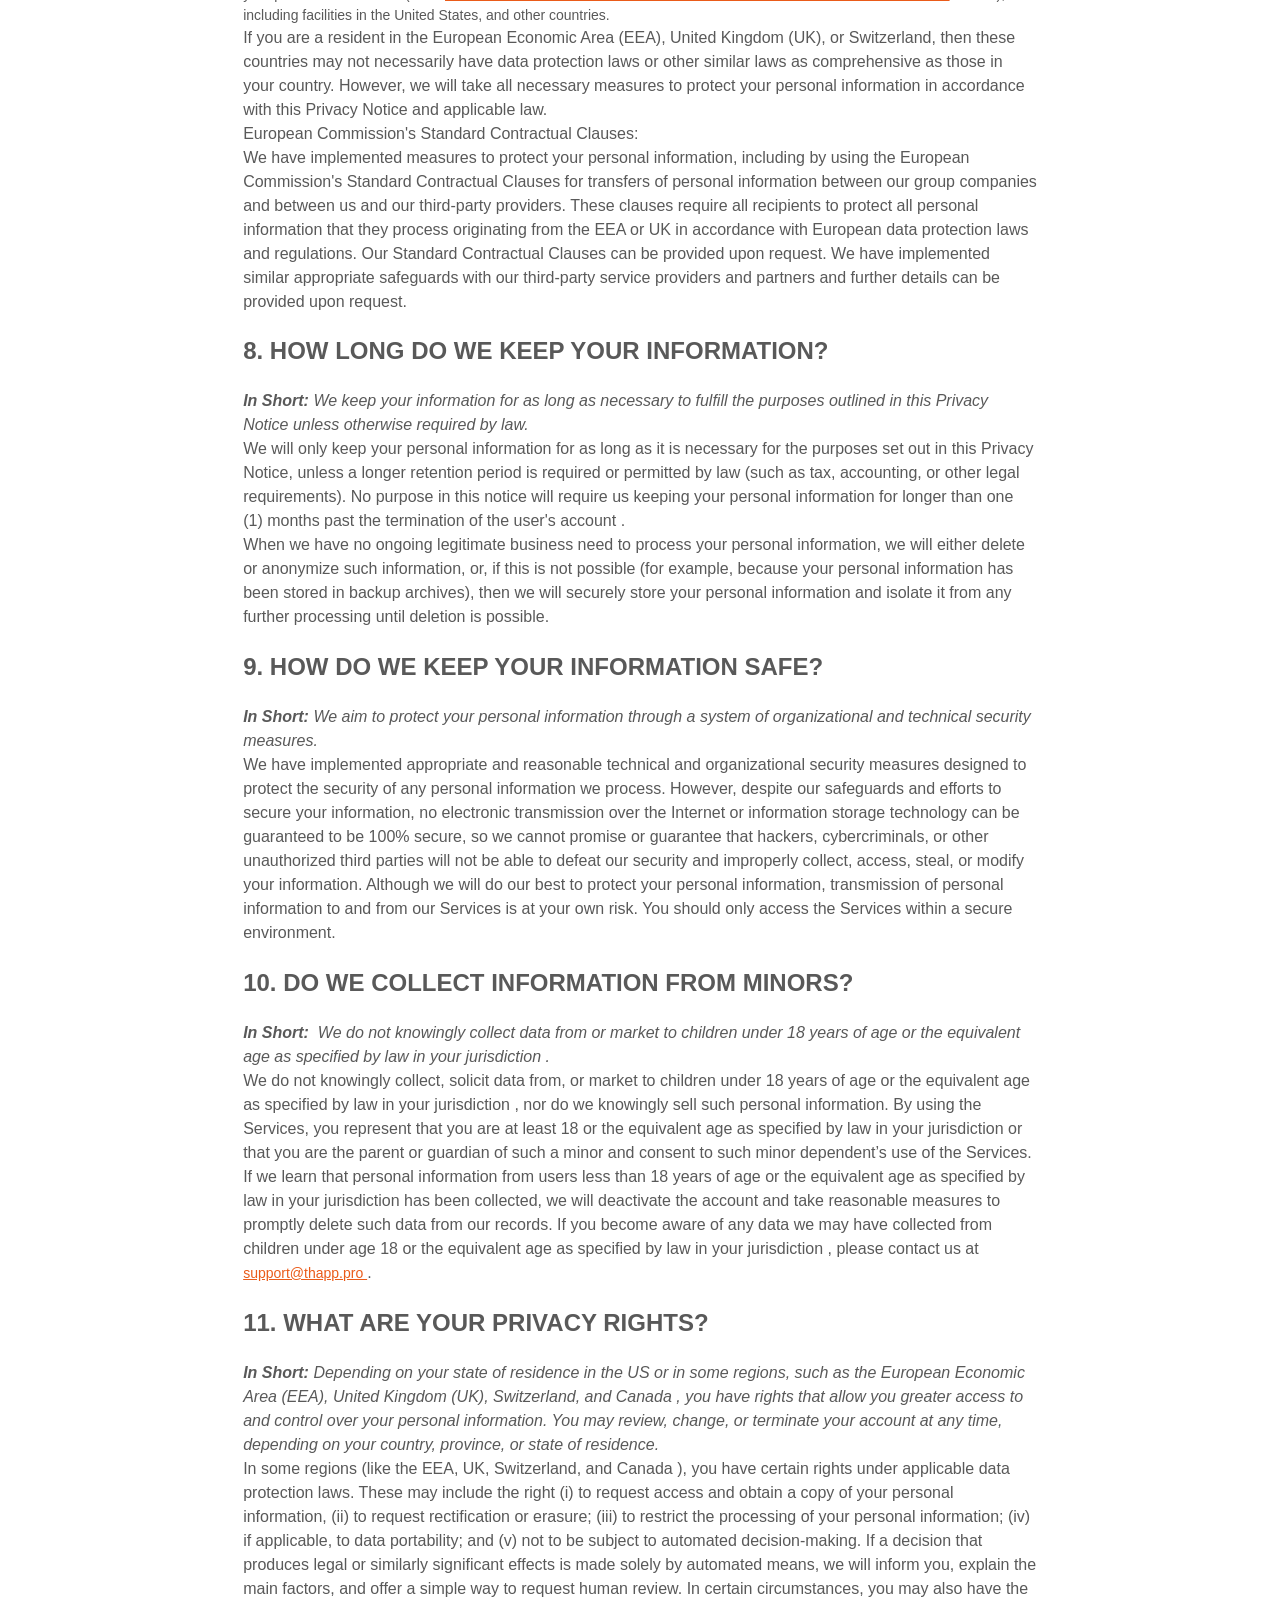
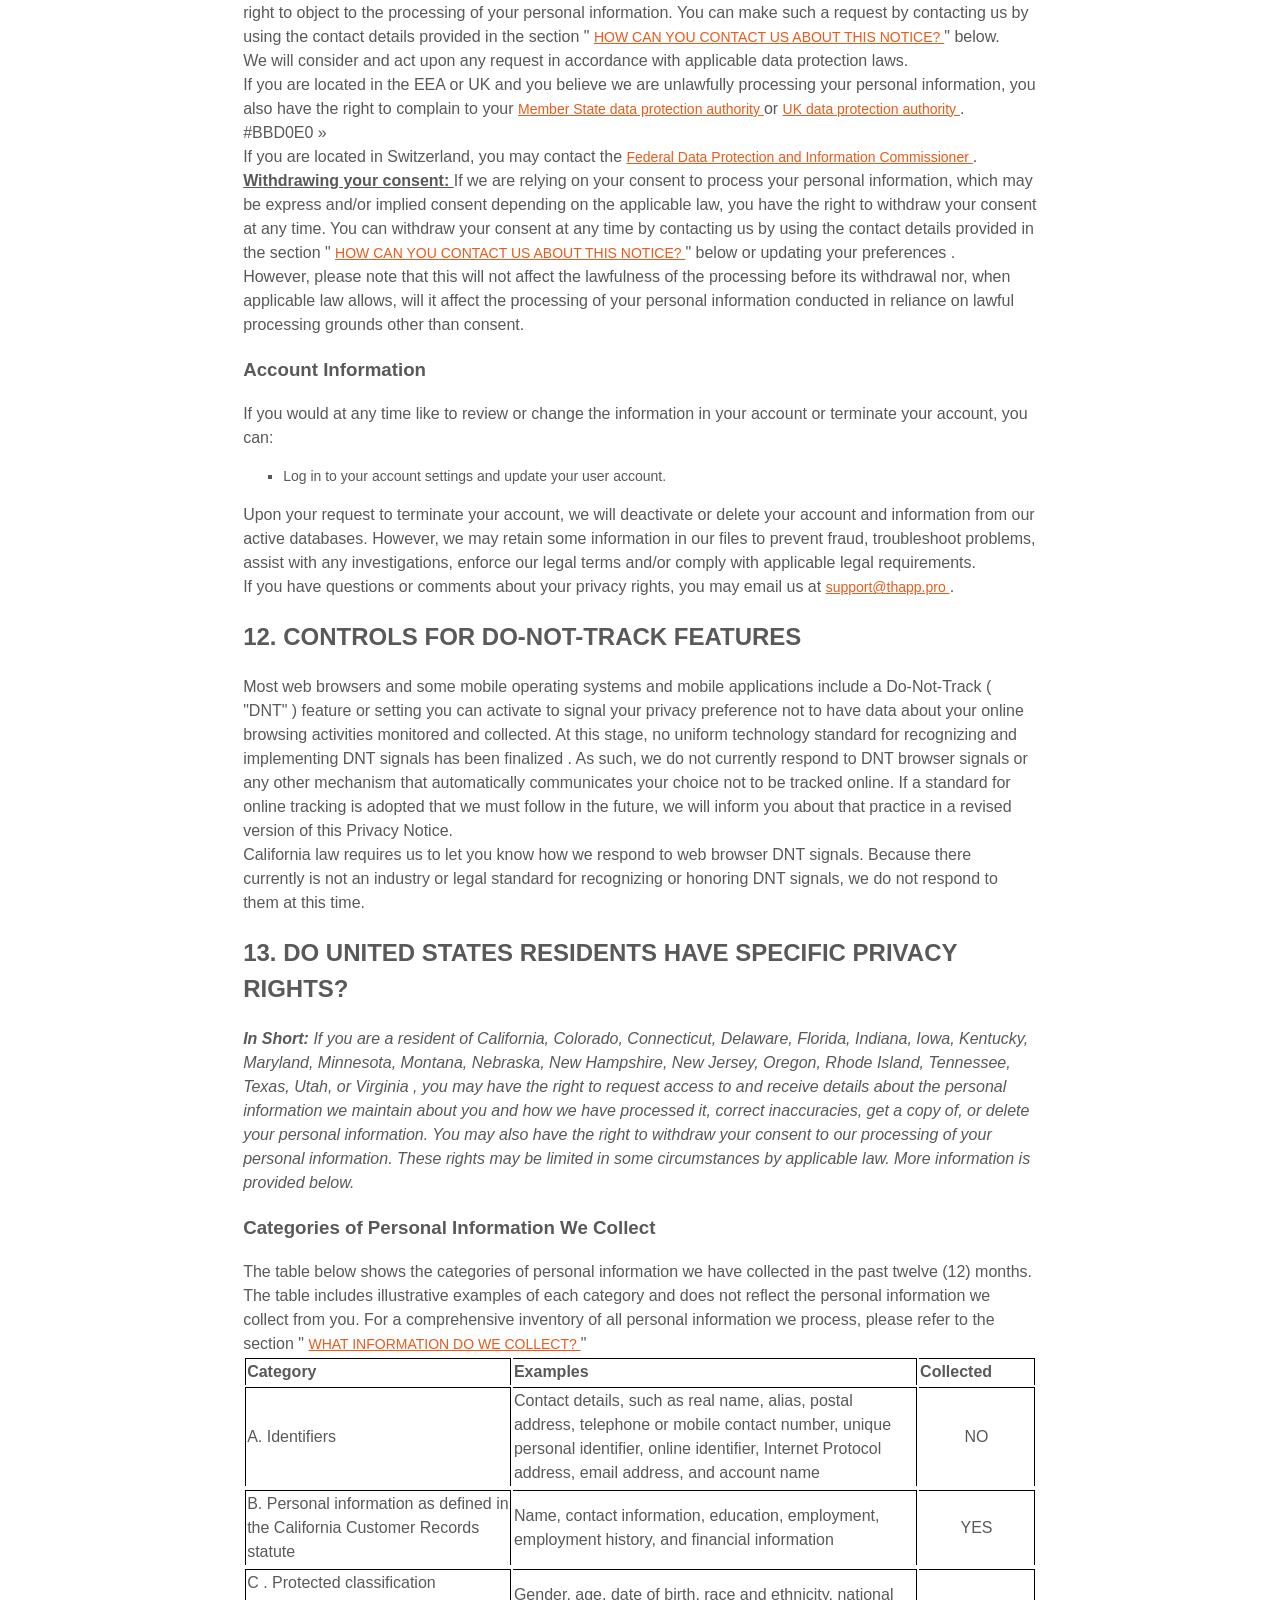
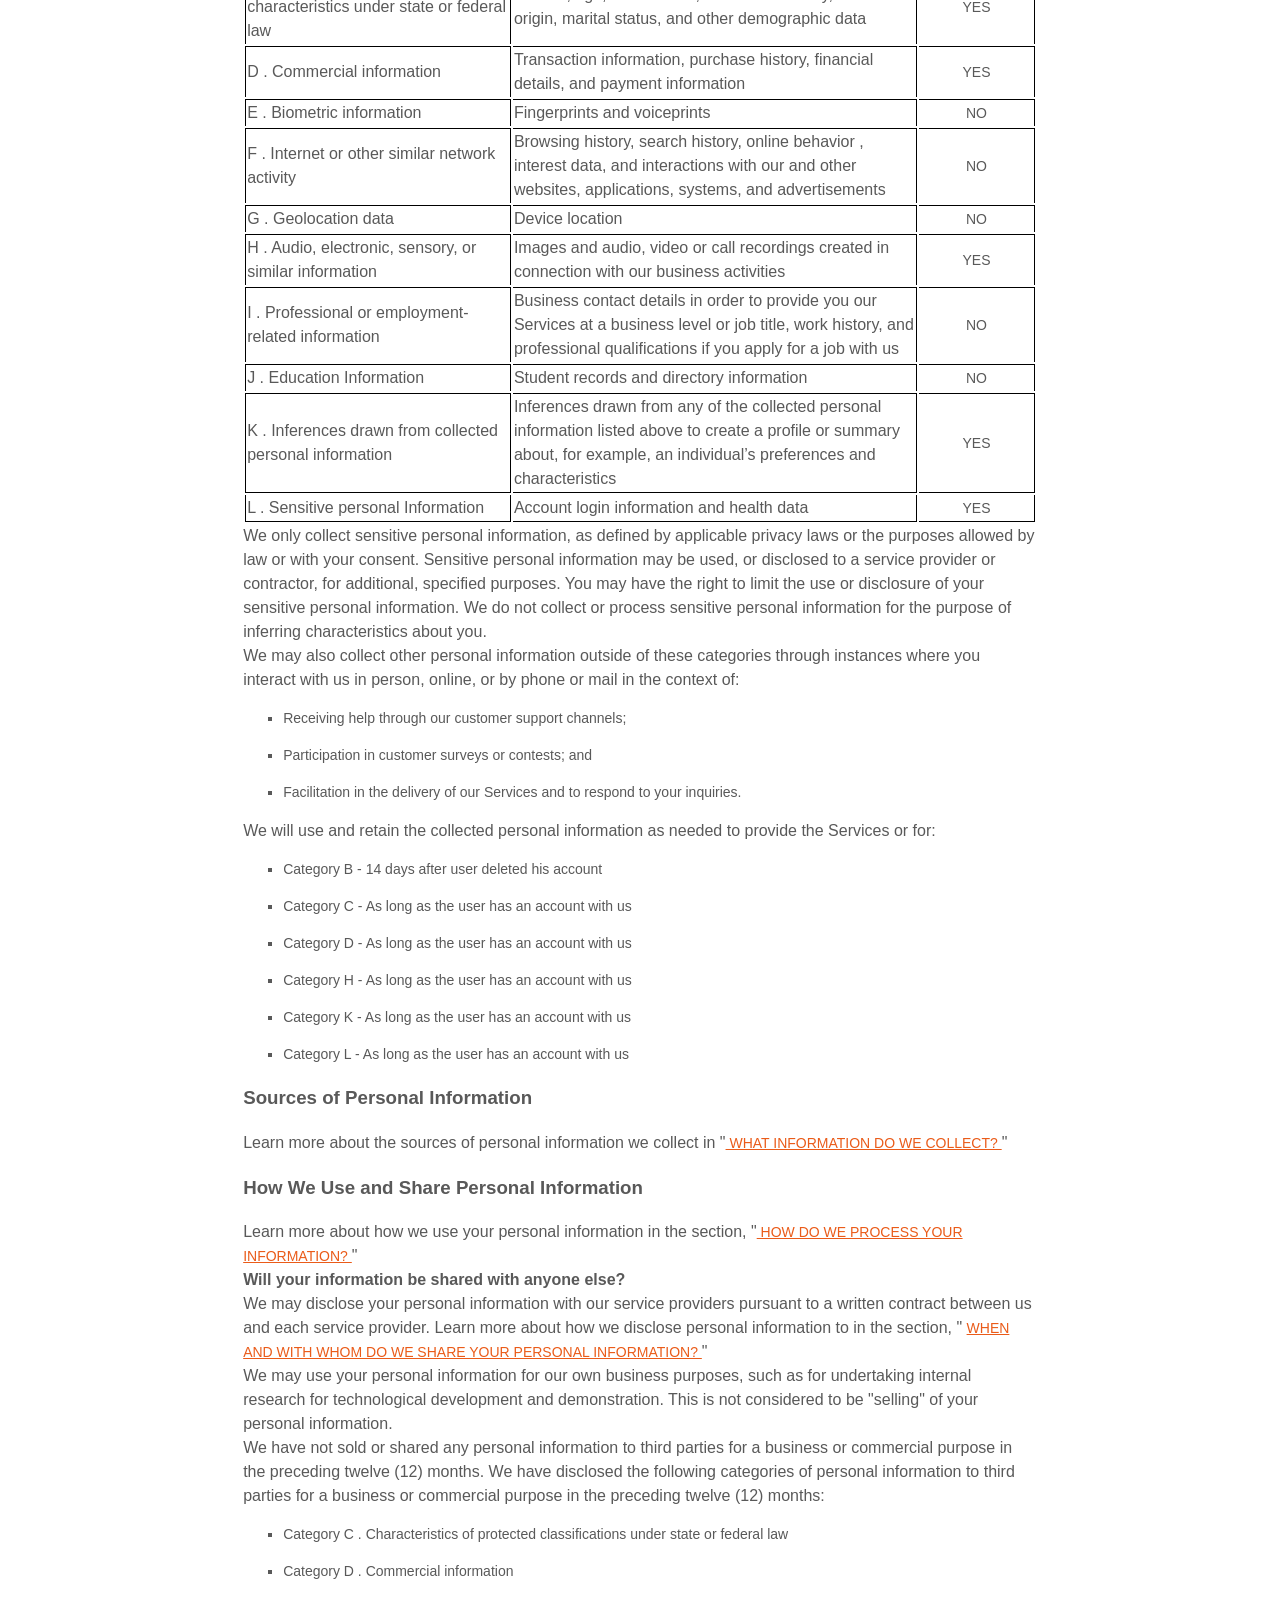
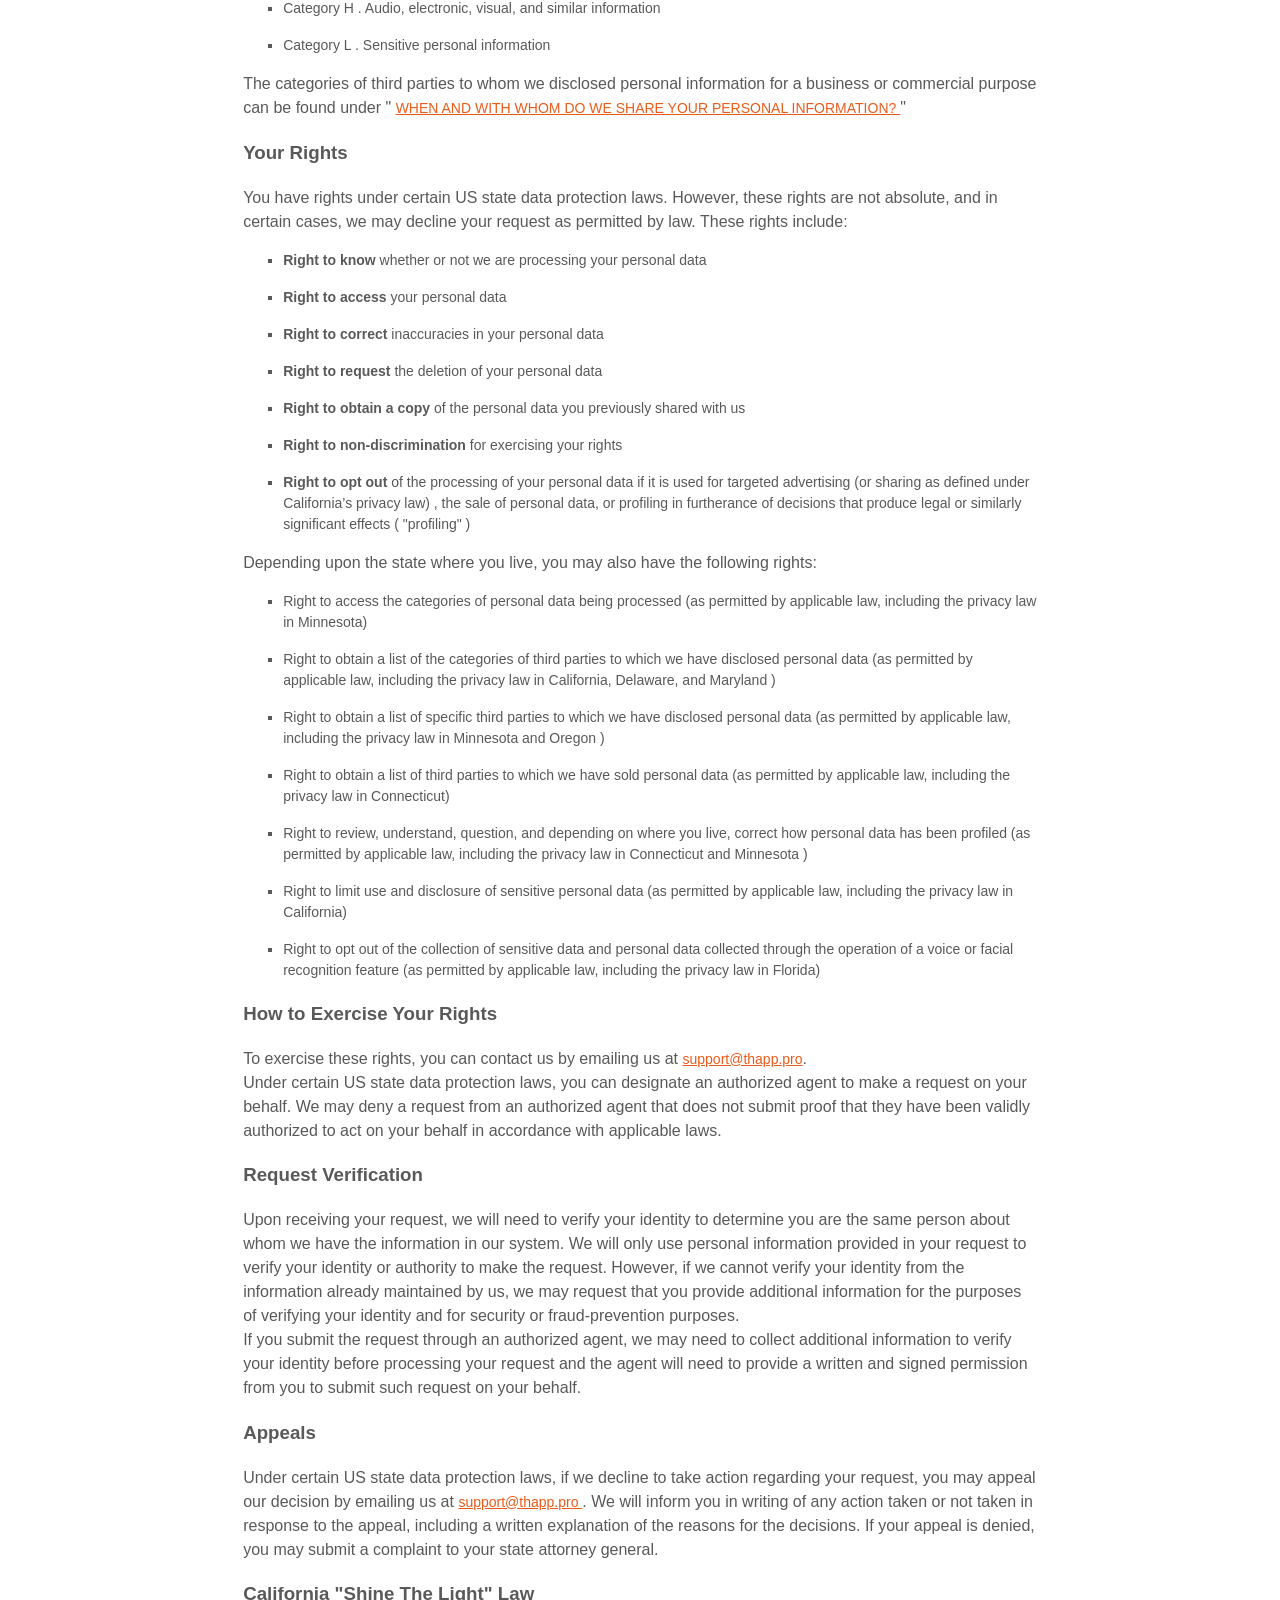
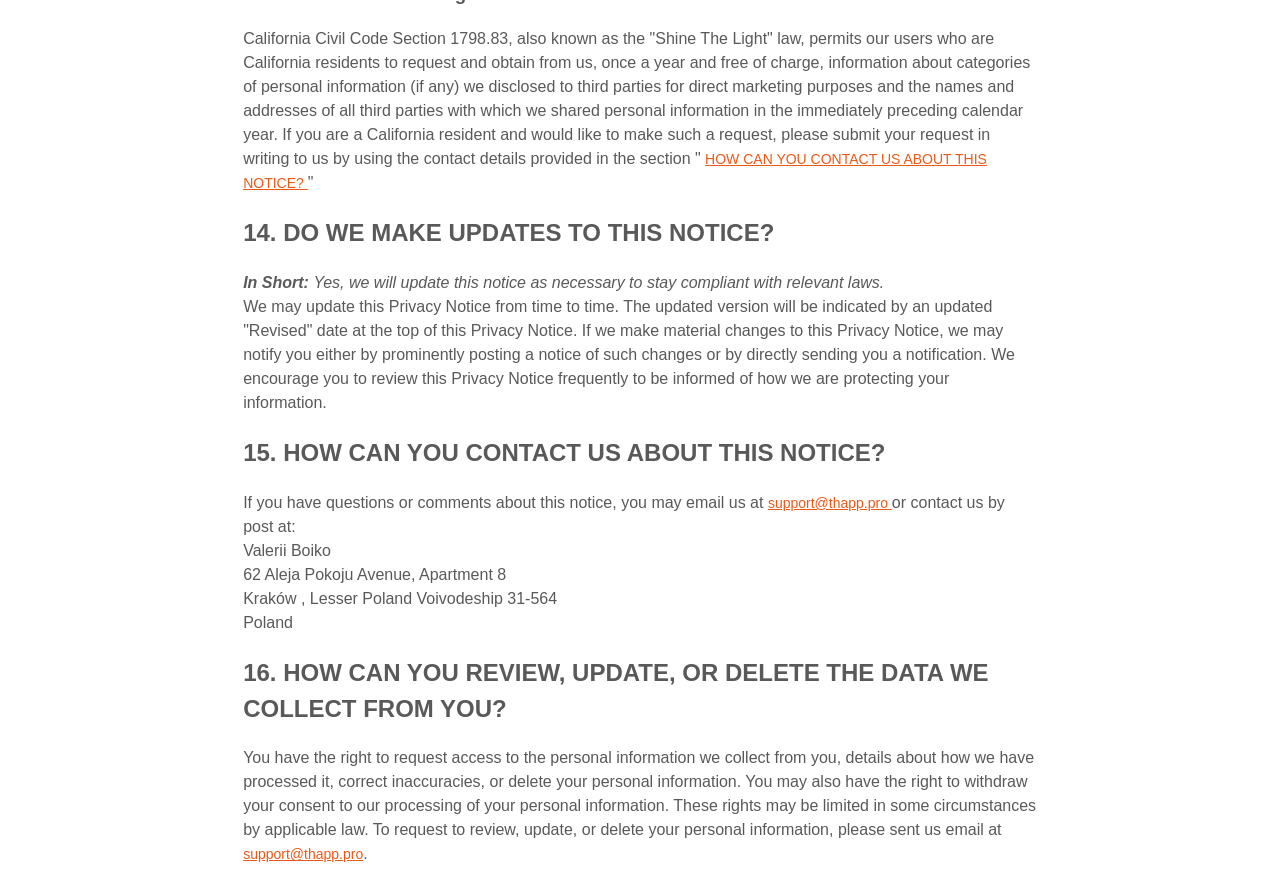
<file: privacy-policy.html>
<!DOCTYPE html>
<html lang="en">

<head>
  <meta charset="UTF-8" />
  <meta name="viewport" content="width=device-width, initial-scale=1.0" />
  <title>TrainHub: Workout & Calorie - Privacy Policy</title>
  <meta name="description" content="How TrainHub: Workout &amp; Calorie collects, uses and protects your data, including workouts, nutrition logs and body metrics, and how to delete your account." />
  <meta name="robots" content="index, follow" />
  <link rel="canonical" href="https://thapp.pro/privacy-policy.html" />

  <meta property="og:type" content="website" />
  <meta property="og:url" content="https://thapp.pro/privacy-policy.html" />
  <meta property="og:title" content="TrainHub Privacy Policy" />
  <meta property="og:description" content="How TrainHub: Workout &amp; Calorie collects, uses and protects your data, including workouts, nutrition logs and body metrics, and how to delete your account." />
  <meta property="og:image" content="https://thapp.pro/images/og-image.png" />
  <meta property="og:image:width" content="1200" />
  <meta property="og:image:height" content="630" />
  <meta property="og:site_name" content="TrainHub" />
  <meta name="twitter:card" content="summary_large_image" />
  <meta name="twitter:title" content="TrainHub Privacy Policy" />
  <meta name="twitter:description" content="How TrainHub: Workout &amp; Calorie collects, uses and protects your data, including workouts, nutrition logs and body metrics, and how to delete your account." />
  <meta name="twitter:image" content="https://thapp.pro/images/og-image.png" />
  <link rel="icon" type="image/png" href="./favicon.png" />

  <style>
    body {
      display: flex;
      justify-content: center;
      padding-left: 5%;
      padding-right: 5%;
      padding-top: 2rem;
    }

    [data-custom-class='body'],
    [data-custom-class='body'] * {
      background: transparent;
      color: #595959;
      font-family: Arial;
    }

    [data-custom-class='body_text'],
    [data-custom-class='body_text'] * {
      color: #595959 !important;
      font-size: 14px !important;
      font-family: Arial !important;
    }

    [data-custom-class='link'],
    [data-custom-class='link'] * {
      color: #ea5b19 !important;
      font-size: 14px !important;
      font-family: Arial !important;
      word-break: break-word !important;
    }

    ul {
      list-style-type: square;
    }

    ul>li>ul {
      list-style-type: circle;
    }

    ul>li>ul>li>ul {
      list-style-type: square;
    }

    ol li {
      font-family: Arial;
    }

    .header {
      display: flex;
      justify-content: space-between;
      align-items: flex-end;
      margin-bottom: 4rem;
    }

    .logo {
      height: 5rem;
      margin-bottom: -0.4rem;
    }

    .content-table-link {
      text-decoration: none;
      line-height: 1.75rem;
      color: #ea5b19 !important;
      font-size: 14px !important;
      font-family: Arial !important;
      word-break: break-word !important;
    }

    @media (max-width: 600px) {
      .header {
        flex-direction: column-reverse;
        align-items: center;
      }

      .header-content {
        display: flex;
        flex-direction: column;
        align-items: center;
      }

      .logo {
        margin-bottom: 0.4rem;
      }
    }
  </style>
</head>

<body>
  <main style="max-width: 21cm;">
    <nav style="margin-bottom: 1rem;">
      <a href="/" style="color: #ec920a !important; text-decoration: none; font-weight: 700;">&larr; TrainHub</a>
    </nav>


    <div data-custom-class="body">
      <div class="header">
        <div class="header-content">
          <h1>PRIVACY POLICY</h1>

          <div> <strong> Last updated: October 26, 2025 </strong> </div>
        </div>

        <img src="./logo.png" alt="TrainHub Logo" class="logo" />
      </div>


      <div style="line-height: 1.5;"> This Privacy Notice for Valerii Boiko ( " <strong>we </strong>," " <strong>us
        </strong>," or " <strong>our </strong>" ), describes how and why we might access, collect, store, use, and/or
        share ( " <strong>process </strong>" ) your personal information when you use our services ( " <strong>Services
        </strong>" ), including when you:
        <ul>
          <li style="line-height: 1.5;" data-custom-class="body_text"> Download and use our mobile application (
            TrainHub: Workout &amp; Calorie), or any other application of ours that links to this Privacy Notice </li>
        </ul>
        <ul>
          <li style="line-height: 1.5;" data-custom-class="body_text">Use TrainHub: Workout &amp; Calorie . Fitness and
            nutrition tracking platform designed for both individuals and trainers. Users can create and follow
            customized workouts and templates, track calorie intake and body metrics, and monitor their progress over
            time. Trainers can manage multiple clients, assign personalized workouts, and analyze results to optimize
            performance. The app combines workout tracking and nutrition management in one easy-to-use interface, making
            fitness progress simple, measurable, and efficient. </li>
        </ul>
        <ul>
          <li style="line-height: 1.5;" data-custom-class="body_text"> Engage with us in other related ways, including
            any sales, marketing, or events </li>
        </ul>
        <div style="line-height: 1.5;"> <strong>Questions or concerns?&nbsp; </strong>Reading this Privacy Notice will
          help you understand your privacy rights and choices. We are responsible for making decisions about how your
          personal information is processed. If you do not agree with our policies and practices, please do not use our
          Services. If you still have any questions or concerns, please contact us at <a href="mailto:support@thapp.pro"
            target="_blank" data-custom-class="link">support@thapp.pro </a> . </div>
        <div style="line-height: 1.5;">&nbsp;</div>
        <div style="line-height: 1.5;">&nbsp;</div>
        <div style="line-height: 1.5;">
          <h2>SUMMARY OF KEY POINTS</h2>
        </div>
        <div style="line-height: 1.5;"> <strong> <em>This summary provides key points from our Privacy Notice, but you
              can find out more details about any of these topics by clicking the link following each key point or by
              using our&nbsp; </em> </strong> <a href="#toc" data-custom-class="link"> <strong> <em>table of contents
              </em> </strong> </a> <strong> <em>&nbsp;below to find the section you are looking for. </em> </strong>
        </div>
        <div style="line-height: 1.5;">&nbsp;</div>
        <div style="line-height: 1.5;"> <strong>What personal information do we process? </strong> When you visit, use,
          or navigate our Services, we may process personal information depending on how you interact with us and the
          Services, the choices you make, and the products and features you use. Learn more about&nbsp; <a
            href="#personalinfo" data-custom-class="link"> personal information you disclose to us </a> . </div>
        <div style="line-height: 1.5;">&nbsp;</div>
        <div style="line-height: 1.5;"> <strong>Do we process any sensitive personal information?&nbsp; </strong>Some of
          the information may be considered "special" or "sensitive" in certain jurisdictions, for example your racial
          or ethnic origins, sexual orientation, and religious beliefs. We may process sensitive personal information
          when necessary with your consent or as otherwise permitted by applicable law. Learn more about&nbsp; <a
            href="#sensitiveinfo" data-custom-class="link"> sensitive information we process </a> . </div>
        <div style="line-height: 1.5;">&nbsp;</div>
        <div style="line-height: 1.5;"> <strong>Do we collect any information from third parties? </strong> We do not
          collect any information from third parties. </div>
        <div style="line-height: 1.5;">&nbsp;</div>
        <div style="line-height: 1.5;"> <strong>How do we process your information? </strong> We process your
          information to provide, improve, and administer our Services, communicate with you, for security and fraud
          prevention, and to comply with law. We may also process your information for other purposes with your consent.
          We process your information only when we have a valid legal reason to do so. Learn more about&nbsp; <a
            href="#infouse" data-custom-class="link"> how we process your information </a> . </div>
        <div style="line-height: 1.5;">&nbsp;</div>
        <div style="line-height: 1.5;"> <strong>In what situations and with which types of parties do we share personal
            information? </strong> We may share information in specific situations and with specific categories of third
          parties. Learn more about&nbsp; <a href="#whoshare" data-custom-class="link"> when and with whom we share your
            personal information </a> . </div>
        <div style="line-height: 1.5;">&nbsp;</div>
        <div style="line-height: 1.5;"> <strong>How do we keep your information safe? </strong> We have adequate
          organizational and technical processes and procedures in place to protect your personal information. However,
          no electronic transmission over the internet or information storage technology can be guaranteed to be 100%
          secure, so we cannot promise or guarantee that hackers, cybercriminals, or other unauthorized third parties
          will not be able to defeat our security and improperly collect, access, steal, or modify your information.
          Learn more about&nbsp; <a href="#infosafe" data-custom-class="link"> how we keep your information safe </a> .
        </div>
        <div style="line-height: 1.5;">&nbsp;</div>
        <div style="line-height: 1.5;"> <strong>What are your rights? </strong> Depending on where you are located
          geographically, the applicable privacy law may mean you have certain rights regarding your personal
          information. Learn more about&nbsp; <a href="#privacyrights" data-custom-class="link"> your privacy rights
          </a> . </div>
        <div style="line-height: 1.5;">&nbsp;</div>
        <div style="line-height: 1.5;"> <strong>How do you exercise your rights? </strong> The easiest way to exercise
          your rights is by emailing
          us at <a href="mailto:support@thapp.pro" target="_blank" data-custom-class="link">support@thapp.pro</a>. We
          will consider and act upon any request in accordance with applicable data protection laws.
        </div>
        <div style="line-height: 1.5;">&nbsp;</div>
        <div style="line-height: 1.5;"> Want to learn more about what we do with any information we collect?&nbsp; <a
            href="#toc" data-custom-class="link"> Review the Privacy Notice in full </a> . </div>
        <div style="line-height: 1.5;">&nbsp;</div>
        <div style="line-height: 1.5;">&nbsp;</div>
        <div id="toc" style="line-height: 1.5;">
          <h2>TABLE OF CONTENTS</h2>

        </div>
        <div> <a href="#infocollect" class="link content-table-link"> 1. WHAT INFORMATION DO WE
            COLLECT? </a> </div>
        <div> <a href="#infouse" class="link content-table-link"> 2. HOW DO WE PROCESS YOUR
            INFORMATION? </a> </div>
        <div> <a href="#legalbases" class="link content-table-link"> 3. WHAT LEGAL BASES DO WE RELY
            ON TO PROCESS YOUR PERSONAL INFORMATION? </a> </div>
        <div> <a href="#whoshare" class="link content-table-link">4. WHEN AND WITH WHOM DO WE SHARE
            YOUR PERSONAL INFORMATION? </a> </div>
        <div> <a href="#cookies" class="link content-table-link"> 5. DO WE USE COOKIES AND OTHER
            TRACKING TECHNOLOGIES? </a> </div>
        <div> <a href="#sociallogins" class="link content-table-link"> 6. HOW DO WE HANDLE YOUR
            SOCIAL LOGINS? </a> </div>
        <div> <a href="#intltransfers" class="link content-table-link"> 7. IS YOUR INFORMATION
            TRANSFERRED INTERNATIONALLY? </a> </div>
        <div> <a href="#inforetain" class="link content-table-link"> 8. HOW LONG DO WE KEEP YOUR
            INFORMATION? </a> </div>
        <div> <a href="#infosafe" class="link content-table-link"> 9. HOW DO WE KEEP YOUR INFORMATION
            SAFE? </a> </div>
        <div> <a href="#infominors" class="link content-table-link"> 10. DO WE COLLECT INFORMATION
            FROM MINORS? </a> </div>
        <div> <a href="#privacyrights" class="link content-table-link">11. WHAT ARE YOUR PRIVACY
            RIGHTS? </a> </div>
        <div> <a href="#DNT" class="link content-table-link"> 12. CONTROLS FOR DO-NOT-TRACK FEATURES
          </a> </div>
        <div> <a href="#uslaws" class="link content-table-link"> 13. DO UNITED STATES RESIDENTS HAVE
            SPECIFIC PRIVACY RIGHTS? </a> </div>
        <div> <a href="#policyupdates" class="link content-table-link"> 14. DO WE MAKE UPDATES TO
            THIS NOTICE? </a> </div>
        <div><a href="#contact" class="link content-table-link"> 15. HOW CAN YOU CONTACT US ABOUT
            THIS NOTICE? </a></div>
        <div><a href="#request" class="link content-table-link"> 16. HOW CAN YOU REVIEW, UPDATE, OR
            DELETE THE DATA WE COLLECT FROM YOU? </a></div>
        <div style="line-height: 1.5;">&nbsp;</div>
        <div style="line-height: 1.5;">&nbsp;</div>
        <div id="infocollect" style="line-height: 1.5;">
          <h2>1. WHAT INFORMATION DO WE COLLECT?</h2>
          <h3>Personal information you disclose to us</h3>
          <strong> <em>In Short: </em> </strong> <em>We collect personal information that you provide to us. </em>
        </div>
        <div style="line-height: 1.5;">&nbsp;</div>
        <div style="line-height: 1.5;"> We collect personal information that you voluntarily provide to us when you
          register on the Services,&nbsp; express an interest in obtaining information about us or our products and
          Services, when you participate in activities on the Services, or otherwise when you contact us. </div>
        <div style="line-height: 1.5;">&nbsp;</div>
        <div style="line-height: 1.5;"> <strong>Personal Information Provided by You. </strong> The personal information
          that we collect depends on the context of your interactions with us and the Services, the choices you make,
          and the products and features you use. The personal information we collect may include the following: </div>
        <ul>
          <li style="line-height: 1.5;" data-custom-class="body_text"> names </li>
        </ul>
        <div id="sensitiveinfo" style="line-height: 1.5;"> <strong>Sensitive Information. </strong> When necessary, with
          your consent or as otherwise permitted by applicable law, we process the following categories of sensitive
          information: </div>
        <ul>
          <li style="line-height: 1.5;" data-custom-class="body_text"> health data </li>
        </ul>
        <div style="line-height: 1.5;"><strong>Payment Data. </strong> We may collect data necessary to process your
          payment if you choose to make purchases, such as your payment instrument number, and the security code
          associated with your payment instrument. All payment data is handled and stored by Apple In-App Purchase and
          Google Play / Google Payments . You may find their privacy notice link(s) here: <a
            href="https://www.apple.com/legal/privacy/en-ww/" target="_blank"
            data-custom-class="link">https://www.apple.com/legal/privacy/en-ww/ </a> and <a
            href="https://policies.google.com/privacy" target="_blank"
            data-custom-class="link">https://policies.google.com/privacy </a>.</div>
        <div style="line-height: 1.5;">&nbsp;</div>
        <div style="line-height: 1.5;"><strong>Social Media Login Data. </strong>We may provide you with the option to
          register with us using your existing social media account details, like your Facebook, X, or other social
          media account. If you choose to register in this way, we will collect certain profile information about you
          from the social media provider, as described in the section called " <a href="#sociallogins"
            data-custom-class="link">HOW DO WE HANDLE YOUR SOCIAL LOGINS? </a> " below.</div>
        <div style="line-height: 1.5;">&nbsp;</div>
        <div style="line-height: 1.5;"> <strong>Application Data. </strong> If you use our application(s), we also may
          collect the following information if you choose to provide us with access or permission:
          <ul>
            <li style="line-height: 1.5;" data-custom-class="body_text"> <em>Mobile Device Access. </em> We may request
              access or permission to certain features from your mobile device, including your mobile device's storage ,
              camera , and other features. If you wish to change our access or permissions, you may do so in your
              device's settings. </li>
          </ul>
          <ul>
            <li style="line-height: 1.5;" data-custom-class="body_text"> <em>Mobile Device Data. </em> We automatically
              collect device information (such as your mobile device ID, model, and manufacturer), operating system,
              version information and system configuration information, device and application identification numbers,
              browser type and version, hardware model Internet service provider and/or mobile carrier, and Internet
              Protocol (IP) address (or proxy server). If you are using our application(s), we may also collect
              information about the phone network associated with your mobile device, your mobile device&rsquo;s
              operating system or platform, the type of mobile device you use, your mobile device&rsquo;s unique device
              ID, and information about the features of our application(s) you accessed. </li>
          </ul>
          <ul>
            <li style="line-height: 1.5;" data-custom-class="body_text"> <em>Push Notifications. </em> We may request to
              send you push notifications regarding your account or certain features of the application(s). If you wish
              to opt out from receiving these types of communications, you may turn them off in your device's settings.
            </li>
          </ul>
          <div style="line-height: 1.5;"> This information is primarily needed to maintain the security and operation of
            our application(s), for troubleshooting, and for our internal analytics and reporting purposes. </div>
          <div style="line-height: 1.5;">&nbsp;</div>
          <div style="line-height: 1.5;"> All personal information that you provide to us must be true, complete, and
            accurate, and you must notify us of any changes to such personal information. </div>
          <div style="line-height: 1.5;">
            <h3>Information automatically collected</h3>
            <strong><em>In Short: </em></strong> <em>Some information &mdash; such as your Internet Protocol (IP)
              address and/or browser and device characteristics &mdash; is collected automatically when you visit our
              Services. </em>
          </div>
          <div style="line-height: 1.5;">&nbsp;</div>
          <div style="line-height: 1.5;"> We automatically collect certain information when you visit, use, or navigate
            the Services. This information does not reveal your specific identity (like your name or contact
            information) but may include device and usage information, such as your IP address, browser and device
            characteristics, operating system, language preferences, referring URLs, device name, country, location,
            information about how and when you use our Services, and other technical information. This information is
            primarily needed to maintain the security and operation of our Services, and for our internal analytics and
            reporting purposes. </div>
          <div style="line-height: 1.5;">&nbsp;</div>
          <div style="line-height: 1.5;">&nbsp;</div>
          <div style="line-height: 1.5;"> The information we collect includes: </div>
          <ul>
            <li style="line-height: 1.5;" data-custom-class="body_text"> <em>Log and Usage Data. </em> Log and usage
              data is service-related, diagnostic, usage, and performance information our servers automatically collect
              when you access or use our Services and which we record in log files. Depending on how you interact with
              us, this log data may include your IP address, device information, browser type, and settings and
              information about your activity in the Services (such as the date/time stamps associated with your usage,
              pages and files viewed, searches, and other actions you take such as which features you use), device event
              information (such as system activity, error reports (sometimes called "crash dumps" ), and hardware
              settings). </li>
          </ul>
          <ul>
            <li style="line-height: 1.5;" data-custom-class="body_text"> <em>Device Data. </em> We collect device data
              such as information about your computer, phone, tablet, or other device you use to access the Services.
              Depending on the device used, this device data may include information such as your IP address (or proxy
              server), device and application identification numbers, location, browser type, hardware model, Internet
              service provider and/or mobile carrier, operating system, and system configuration information. </li>
          </ul>
          <div style="line-height: 1.5;">
            <h3>Google API</h3>
            Our use of information received from Google APIs will adhere to&nbsp; <a
              href="https://developers.google.com/terms/api-services-user-data-policy" target="_blank"
              rel="noopener noreferrer" data-custom-class="link"> Google API Services User Data Policy </a> , including
            the&nbsp; <a href="https://developers.google.com/terms/api-services-user-data-policy#limited-use"
              target="_blank" rel="noopener noreferrer" data-custom-class="link"> Limited Use requirements </a> . <br />
          </div>
          <div> <br /> </div>
          <div style="line-height: 1.5;">&nbsp;</div>
          <div id="infouse" style="line-height: 1.5;">
            <h2>2. HOW DO WE PROCESS YOUR INFORMATION?</h2>
            <strong> <em>In Short:&nbsp; </em> </strong> <em>We process your information to provide, improve, and
              administer our Services, communicate with you, for security and fraud prevention, and to comply with law.
              We process the personal information for the following purposes listed below. We may also process your
              information for other purposes only with your prior explicit consent. </em>
          </div>
          <div style="line-height: 1.5;">&nbsp;</div>
          <div style="line-height: 1.5;"> <strong>We process your personal information for a variety of reasons,
              depending on how you interact with our Services, including: </strong> </div>
          <ul>
            <li style="line-height: 1.5;" data-custom-class="body_text"> <strong>To facilitate account creation and
                authentication and otherwise manage user accounts.&nbsp; </strong>We may process your information so you
              can create and log in to your account, as well as keep your account in working order. </li>
          </ul>
          <ul>
            <li style="line-height: 1.5;" data-custom-class="body_text"> <strong>To deliver and facilitate delivery of
                services to the user.&nbsp; </strong>We may process your information to provide you with the requested
              service. </li>
          </ul>
          <ul>
            <li style="line-height: 1.5;" data-custom-class="body_text"> <strong>To respond to user inquiries/offer
                support to users.&nbsp; </strong>We may process your information to respond to your inquiries and solve
              any potential issues you might have with the requested service. </li>
          </ul>
          <ul>
            <li style="line-height: 1.5;" data-custom-class="body_text"> <strong>To send administrative information to
                you.&nbsp; </strong>We may process your information to send you details about our products and services,
              changes to our terms and policies, and other similar information. </li>
          </ul>
          <ul>
            <li style="line-height: 1.5;" data-custom-class="body_text"> <strong>To enable user-to-user
                communications.&nbsp; </strong>We may process your information if you choose to use any of our offerings
              that allow for communication with another user. </li>
          </ul>
          <div>
            <ul>
              <li style="line-height: 1.5;" data-custom-class="body_text"><strong>To save or protect an individual's
                  vital interest. </strong> We may process your information when necessary to save or protect an
                individual&rsquo;s vital interest, such as to prevent harm.</li>
            </ul>
            <div id="legalbases" style="line-height: 1.5;">
              <h2>3. WHAT LEGAL BASES DO WE RELY ON TO PROCESS YOUR INFORMATION?</h2>
              <em> <strong>In Short: </strong>We only process your personal information when we believe it is necessary
                and we have a valid legal reason (i.e. , legal basis) to do so under applicable law, like with your
                consent, to comply with laws, to provide you with services to enter into or fulfill our contractual
                obligations, to protect your rights, or to fulfill our legitimate business interests. </em>
            </div>
            <div style="line-height: 1.5;"><em> <strong><u>If you are located in the EU or UK, this section applies to
                    you. </u></strong> </em></div>
            <div style="line-height: 1.5;">The General Data Protection Regulation (GDPR) and UK GDPR require us to
              explain the valid legal bases we rely on in order to process your personal information. As such, we may
              rely on the following legal bases to process your personal information:</div>
            <ul>
              <li style="line-height: 1.5;" data-custom-class="body_text"><strong>Consent. </strong>We may process your
                information if you have given us permission (i.e. , consent) to use your personal information for a
                specific purpose. You can withdraw your consent at any time. Learn more about <a href="#withdrawconsent"
                  data-custom-class="link"> withdrawing your consent </a> .</li>
            </ul>
            <ul>
              <li style="line-height: 1.5;" data-custom-class="body_text"><strong>Performance of a Contract. </strong>
                We may process your personal information when we believe it is necessary to fulfill our contractual
                obligations to you, including providing our Services or at your request prior to entering into a
                contract with you.</li>
            </ul>
            <ul>
              <li style="line-height: 1.5;" data-custom-class="body_text"><strong>Legal Obligations. </strong> We may
                process your information where we believe it is necessary for compliance with our legal obligations,
                such as to cooperate with a law enforcement body or regulatory agency, exercise or defend our legal
                rights, or disclose your information as evidence in litigation in which we are involved. </li>
            </ul>
            <ul>
              <li style="line-height: 1.5;" data-custom-class="body_text"><strong>Vital Interests. </strong> We may
                process your information where we believe it is necessary to protect your vital interests or the vital
                interests of a third party, such as situations involving potential threats to the safety of any person.
              </li>
            </ul>
            <div style="line-height: 1.5;"><strong><u><em>If you are located in Canada, this section applies to you.
                  </em></u></strong></div>
            <div style="line-height: 1.5;">We may process your information if you have given us specific permission
              (i.e. , express consent) to use your personal information for a specific purpose, or in situations where
              your permission can be inferred (i.e. , implied consent). You can <a href="#withdrawconsent"
                data-custom-class="link"> withdraw your consent </a> &nbsp;at any time.</div>
            <div style="line-height: 1.5;">In some exceptional cases, we may be legally permitted under applicable law
              to process your information without your consent, including, for example:</div>
            <ul>
              <li style="line-height: 1.5;" data-custom-class="body_text">If collection is clearly in the interests of
                an individual and consent cannot be obtained in a timely way</li>
            </ul>
            <ul>
              <li style="line-height: 1.5;" data-custom-class="body_text">For investigations and fraud detection and
                prevention</li>
            </ul>
            <ul>
              <li style="line-height: 1.5;" data-custom-class="body_text">For business transactions provided certain
                conditions are met</li>
            </ul>
            <ul>
              <li style="line-height: 1.5;" data-custom-class="body_text">If it is contained in a witness statement and
                the collection is necessary to assess, process, or settle an insurance claim</li>
            </ul>
            <ul>
              <li style="line-height: 1.5;" data-custom-class="body_text">For identifying injured, ill, or deceased
                persons and communicating with next of kin</li>
            </ul>
            <ul>
              <li style="line-height: 1.5;" data-custom-class="body_text">If we have reasonable grounds to believe an
                individual has been, is, or may be victim of financial abuse</li>
            </ul>
            <ul>
              <li style="line-height: 1.5;" data-custom-class="body_text">If it is reasonable to expect collection and
                use with consent would compromise the availability or the accuracy of the information and the collection
                is reasonable for purposes related to investigating a breach of an agreement or a contravention of the
                laws of Canada or a province</li>
            </ul>
            <ul>
              <li style="line-height: 1.5;" data-custom-class="body_text">If disclosure is required to comply with a
                subpoena, warrant, court order, or rules of the court relating to the production of records</li>
            </ul>
            <ul>
              <li style="line-height: 1.5;" data-custom-class="body_text">If it was produced by an individual in the
                course of their employment, business, or profession and the collection is consistent with the purposes
                for which the information was produced</li>
            </ul>
            <ul>
              <li style="line-height: 1.5;" data-custom-class="body_text">If the collection is solely for journalistic,
                artistic, or literary purposes</li>
            </ul>
            <ul>
              <li style="line-height: 1.5;" data-custom-class="body_text">If the information is publicly available and
                is specified by the regulations</li>
            </ul>
            <ul>
              <li style="line-height: 1.5;" data-custom-class="body_text">We may disclose de-identified information for
                approved research or statistics projects, subject to ethics oversight and confidentiality commitments
              </li>
            </ul>
            <div id="whoshare" style="line-height: 1.5;">
              <h2>4. WHEN AND WITH WHOM DO WE SHARE YOUR PERSONAL INFORMATION?</h2>
              <strong><em>In Short: </em></strong><em>&nbsp;We may share information in specific situations described in
                this section and/or with the following categories of third parties. </em>
            </div>
            <div style="line-height: 1.5;"><strong>Vendors, Consultants, and Other Third-Party Service Providers.
              </strong> We may share your data with third-party vendors, service providers, contractors, or agents ( "
              <strong>third parties </strong>" ) who perform services for us or on our behalf and require access to such
              information to do that work. We have contracts in place with our third parties, which are designed to help
              safeguard your personal information. This means that they cannot do anything with your personal
              information unless we have instructed them to do it. They will also not share your personal information
              with any organization apart from us. They also commit to pr otect the data they hold on our behalf and to
              retain it for the period we instruct.
            </div>
            <div style="line-height: 1.5;">The categories of third parties we may share personal information with are as
              follows:</div>
            <ul>
              <li style="line-height: 1.5;" data-custom-class="body_text">Cloud Computing Services</li>
            </ul>
            <ul>
              <li style="line-height: 1.5;" data-custom-class="body_text">User Account Registration &amp; Authentication
                Services</li>
            </ul>
            <ul>
              <li style="line-height: 1.5;" data-custom-class="body_text">Data Storage Service Providers</li>
            </ul>
            <ul>
              <li style="line-height: 1.5;" data-custom-class="body_text">Testing Tools</li>
            </ul>
            <div style="line-height: 1.5;">We also may need to share your personal information in the following
              situations:</div>
            <ul>
              <li style="line-height: 1.5;" data-custom-class="body_text"><strong>Business Transfers. </strong> We may
                share or transfer your information in connection with, or during negotiations of, any merger, sale of
                company assets, financing, or acquisition of all or a portion of our business to another company.</li>
            </ul>
            <ul>
              <li style="line-height: 1.5;" data-custom-class="body_text"><strong>Other Users. </strong> When you share
                personal information (for example, by posting comments, contributions, or other content to the Services)
                or otherwise interact with public areas of the Services, such personal information may be viewed by all
                users and may be publicly made available outside the Services in perpetuity. If you interact with other
                users of our Services and register for our Services through a social network (such as Facebook), your
                contacts on the social network will see your name, profile photo, and descriptions of your activity.
                Similarly, other users will be able to view descriptions of your activity, communicate with you within
                our Services, and view your profile.</li>
            </ul>
            <div style="line-height: 1.5;">
              <div id="cookies" style="line-height: 1.5;">
                <h2>5. DO WE USE COOKIES AND OTHER TRACKING TECHNOLOGIES?</h2>
                <strong><em>In Short: </em></strong><em>&nbsp;We may use cookies and other tracking technologies to
                  collect and store your information. </em>
              </div>
              <div style="line-height: 1.5;">We may use cookies and similar tracking technologies (like web beacons and
                pixels) to gather information when you interact with our Services. Some online tracking technologies
                help us maintain the security of our Services and your account , prevent crashes, fix bugs, save your
                preferences, and assist with basic site functions.</div>
              <div style="line-height: 1.5;">We also permit third parties and service providers to use online tracking
                technologies on our Services for analytics and advertising, including to help manage and display
                advertisements, to tailor advertisements to your interests, or to send abandoned shopping cart reminders
                (depending on your communication preferences). The third parties and service providers use their
                technology to provide advertising about products and services tailored to your interests which may
                appear either on our Services or on other websites.</div>
              <div style="line-height: 1.5;">To the extent these online tracking technologies are deemed to be a
                "sale"/"sharing" (which includes targeted advertising, as defined under the applicable laws) under
                applicable US state laws, you can opt out of these online tracking technologies by submitting a request
                as described below under section " <a href="#uslaws" data-custom-class="link"> DO UNITED STATES
                  RESIDENTS HAVE SPECIFIC PRIVACY RIGHTS? </a> "</div>
              <div style="line-height: 1.5;">Specific information about how we use such technologies and how you can
                refuse certain cookies is set out in our Cookie Notice .
                <h3>Google Analytics</h3>
                We may share your information with Google Analytics to track and analyze the use of the Services. To opt
                out of being tracked by Google Analytics across the Services, visit <a
                  href="https://tools.google.com/dlpage/gaoptout" target="_blank" rel="noopener noreferrer"
                  data-custom-class="link">https://tools.google.com/dlpage/gaoptout </a>. For more information on the
                privacy practices of Google, please visit the <a href="https://policies.google.com/privacy"
                  target="_blank" rel="noopener noreferrer" data-custom-class="link">Google Privacy &amp; Terms page
                </a> .
              </div>
              <div id="sociallogins" style="line-height: 1.5;">
                <h2>6. HOW DO WE HANDLE YOUR SOCIAL LOGINS?</h2>
                <strong><em>In Short: </em></strong><em>If you choose to register or log in to our Services using a
                  social media account, we may have access to certain information about you. </em>
              </div>
              <div style="line-height: 1.5;">Our Services offer you the ability to register and log in using your
                third-party social media account details (like your Facebook or X logins). Where you choose to do this,
                we will receive certain profile information about you from your social media provider. The profile
                information we receive may vary depending on the social media provider concerned, but will often include
                your name, email address, friends list, and profile picture, as well as other information you choose to
                make public on such a social media platform.</div>
              <div style="line-height: 1.5;">We will use the information we receive only for the purposes that are
                described in this Privacy Notice or that are otherwise made clear to you on the relevant Services.
                Please note that we do not control, and are not responsible for, other uses of your personal information
                by your third-party social media provider. We recommend that you review their privacy notice to
                understand how they collect, use, and share your personal information, and how you can set your privacy
                preferences on their sites and apps.</div>
              <div id="intltransfers" style="line-height: 1.5;">
                <h2>7. IS YOUR INFORMATION TRANSFERRED INTERNATIONALLY?</h2>
                <strong><em>In Short: </em></strong><em>We may transfer, store, and process your information in
                  countries other than your own. </em>
              </div>
              <div style="line-height: 1.5;" data-custom-class="body_text">Our servers are located in the United States
                . Regardless of your location, please be aware that your information may be transferred to, stored by,
                and processed by us in our facilities and in the facilities of the third parties with whom we may share
                your personal information (see " <a href="#whoshare" data-custom-class="link"> WHEN AND WITH WHOM DO WE
                  SHARE YOUR PERSONAL INFORMATION? </a> " above), including facilities in the United States, and other
                countries.</div>
              <div style="line-height: 1.5;">If you are a resident in the European Economic Area (EEA), United Kingdom
                (UK), or Switzerland, then these countries may not necessarily have data protection laws or other
                similar laws as comprehensive as those in your country. However, we will take all necessary measures to
                protect your personal information in accordance with this Privacy Notice and applicable law.</div>
              <div style="line-height: 1.5;">European Commission's Standard Contractual Clauses:</div>
              <div style="line-height: 1.5;">We have implemented measures to protect your personal information,
                including by using the European Commission's Standard Contractual Clauses for transfers of personal
                information between our group companies and between us and our third-party providers. These clauses
                require all recipients to protect all personal information that they process originating from the EEA or
                UK in accordance with European data protection laws and regulations. Our Standard Contractual Clauses
                can be provided upon request. We have implemented similar appropriate safeguards with our third-party
                service providers and partners and further details can be provided upon request.</div>
              <div id="inforetain" style="line-height: 1.5;">
                <h2>8. HOW LONG DO WE KEEP YOUR INFORMATION?</h2>
                <strong><em>In Short: </em></strong><em>We keep your information for as long as necessary to fulfill the
                  purposes outlined in this Privacy Notice unless otherwise required by law. </em>
              </div>
              <div style="line-height: 1.5;">We will only keep your personal information for as long as it is necessary
                for the purposes set out in this Privacy Notice, unless a longer retention period is required or
                permitted by law (such as tax, accounting, or other legal requirements). No purpose in this notice will
                require us keeping your personal information for longer than one (1) months past the termination of the
                user's account .</div>
              <div style="line-height: 1.5;">When we have no ongoing legitimate business need to process your personal
                information, we will either delete or anonymize such information, or, if this is not possible (for
                example, because your personal information has been stored in backup archives), then we will securely
                store your personal information and isolate it from any further processing until deletion is possible.
              </div>
              <div id="infosafe" style="line-height: 1.5;">
                <h2>9. HOW DO WE KEEP YOUR INFORMATION SAFE?</h2>
                <strong><em>In Short: </em></strong><em>We aim to protect your personal information through a system of
                  organizational and technical security measures. </em>
              </div>
              <div style="line-height: 1.5;">We have implemented appropriate and reasonable technical and organizational
                security measures designed to protect the security of any personal information we process. However,
                despite our safeguards and efforts to secure your information, no electronic transmission over the
                Internet or information storage technology can be guaranteed to be 100% secure, so we cannot promise or
                guarantee that hackers, cybercriminals, or other unauthorized third parties will not be able to defeat
                our security and improperly collect, access, steal, or modify your information. Although we will do our
                best to protect your personal information, transmission of personal information to and from our Services
                is at your own risk. You should only access the Services within a secure environment.</div>
              <div id="infominors" style="line-height: 1.5;">
                <h2>10. DO WE COLLECT INFORMATION FROM MINORS?</h2>
                <strong><em>In Short: </em></strong><em>&nbsp;We do not knowingly collect data from or market to
                  children under 18 years of age or the equivalent age as specified by law in your jurisdiction . </em>
              </div>
              <div style="line-height: 1.5;">We do not knowingly collect, solicit data from, or market to children under
                18 years of age or the equivalent age as specified by law in your jurisdiction , nor do we knowingly
                sell such personal information. By using the Services, you represent that you are at least 18 or the
                equivalent age as specified by law in your jurisdiction or that you are the parent or guardian of such a
                minor and consent to such minor dependent&rsquo;s use of the Services. If we learn that personal
                information from users less than 18 years of age or the equivalent age as specified by law in your
                jurisdiction has been collected, we will deactivate the account and take reasonable measures to promptly
                delete such data from our records. If you become aware of any data we may have collected from children
                under age 18 or the equivalent age as specified by law in your jurisdiction , please contact us at <a
                  href="mailto:support@thapp.pro" target="_blank" data-custom-class="link">support@thapp.pro </a> .
              </div>
              <div id="privacyrights" style="line-height: 1.5;">
                <h2>11. WHAT ARE YOUR PRIVACY RIGHTS?</h2>
                <strong><em>In Short: </em></strong><em> Depending on your state of residence in the US or in some
                  regions, such as the European Economic Area (EEA), United Kingdom (UK), Switzerland, and Canada , you
                  have rights that allow you greater access to and control over your personal information. You may
                  review, change, or terminate your account at any time, depending on your country, province, or state
                  of residence. </em>
              </div>
              <div style="line-height: 1.5;">In some regions (like the EEA, UK, Switzerland, and Canada ), you have
                certain rights under applicable data protection laws. These may include the right (i) to request access
                and obtain a copy of your personal information, (ii) to request rectification or erasure; (iii) to
                restrict the processing of your personal information; (iv) if applicable, to data portability; and (v)
                not to be subject to automated decision-making. If a decision that produces legal or similarly
                significant effects is made solely by automated means, we will inform you, explain the main factors, and
                offer a simple way to request human review. In certain circumstances, you may also have the right to
                object to the processing of your personal information. You can make such a request by contacting us by
                using the contact details provided in the section " <a href="#contact" data-custom-class="link"> HOW CAN
                  YOU CONTACT US ABOUT THIS NOTICE? </a> " below.</div>
              <div style="line-height: 1.5;">We will consider and act upon any request in accordance with applicable
                data protection laws.</div>
              <div style="line-height: 1.5;">If you are located in the EEA or UK and you believe we are unlawfully
                processing your personal information, you also have the right to complain to your <a
                  href="https://ec.europa.eu/justice/data-protection/bodies/authorities/index_en.htm" target="_blank"
                  rel="noopener noreferrer" data-custom-class="link"> Member State data protection authority </a> or <a
                  href="https://ico.org.uk/make-a-complaint/data-protection-complaints/data-protection-complaints/"
                  target="_blank" rel="noopener noreferrer" data-custom-class="link"> UK data protection authority </a>
                .</div>
              #BBD0E0 &raquo;
              <div style="line-height: 1.5;">If you are located in Switzerland, you may contact the <a
                  href="https://www.edoeb.admin.ch/edoeb/en/home.html" target="_blank" rel="noopener noreferrer"
                  data-custom-class="link">Federal Data Protection and Information Commissioner </a> .</div>
              <div id="withdrawconsent" style="line-height: 1.5;"><strong><u>Withdrawing your consent: </u></strong> If
                we are relying on your consent to process your personal information, which may be express and/or implied
                consent depending on the applicable law, you have the right to withdraw your consent at any time. You
                can withdraw your consent at any time by contacting us by using the contact details provided in the
                section " <a href="#contact" data-custom-class="link"> HOW CAN YOU CONTACT US ABOUT THIS NOTICE? </a> "
                below or updating your preferences .</div>
              <div style="line-height: 1.5;">However, please note that this will not affect the lawfulness of the
                processing before its withdrawal nor, when applicable law allows, will it affect the processing of your
                personal information conducted in reliance on lawful processing grounds other than consent.
                <h3>Account Information</h3>
                If you would at any time like to review or change the information in your account or terminate your
                account, you can:
              </div>
              <ul>
                <li style="line-height: 1.5;" data-custom-class="body_text">Log in to your account settings and update
                  your user account.</li>
              </ul>
              <div style="line-height: 1.5;">Upon your request to terminate your account, we will deactivate or delete
                your account and information from our active databases. However, we may retain some information in our
                files to prevent fraud, troubleshoot problems, assist with any investigations, enforce our legal terms
                and/or comply with applicable legal requirements.</div>
              <div style="line-height: 1.5;">If you have questions or comments about your privacy rights, you may email
                us at <a href="mailto:support@thapp.pro" target="_blank" data-custom-class="link">support@thapp.pro
                </a> .</div>
              <div id="DNT" style="line-height: 1.5;">
                <h2>12. CONTROLS FOR DO-NOT-TRACK FEATURES</h2>
                Most web browsers and some mobile operating systems and mobile applications include a Do-Not-Track (
                "DNT" ) feature or setting you can activate to signal your privacy preference not to have data about
                your online browsing activities monitored and collected. At this stage, no uniform technology standard
                for recognizing and implementing DNT signals has been finalized . As such, we do not currently respond
                to DNT browser signals or any other mechanism that automatically communicates your choice not to be
                tracked online. If a standard for online tracking is adopted that we must follow in the future, we will
                inform you about that practice in a revised version of this Privacy Notice.
              </div>
              <div style="line-height: 1.5;">California law requires us to let you know how we respond to web browser
                DNT signals. Because there currently is not an industry or legal standard for recognizing or honoring
                DNT signals, we do not respond to them at this time.</div>
              <div id="uslaws" style="line-height: 1.5;">
                <h2>13. DO UNITED STATES RESIDENTS HAVE SPECIFIC PRIVACY RIGHTS?</h2>
                <strong><em>In Short: </em></strong><em>If you are a resident of California, Colorado, Connecticut,
                  Delaware, Florida, Indiana, Iowa, Kentucky, Maryland, Minnesota, Montana, Nebraska, New Hampshire, New
                  Jersey, Oregon, Rhode Island, Tennessee, Texas, Utah, or Virginia , you may have the right to request
                  access to and receive details about the personal information we maintain about you and how we have
                  processed it, correct inaccuracies, get a copy of, or delete your personal information. You may also
                  have the right to withdraw your consent to our processing of your personal information. These rights
                  may be limited in some circumstances by applicable law. More information is provided below. </em>
                <h3>Categories of Personal Information We Collect</h3>
                The table below shows the categories of personal information we have collected in the past twelve (12)
                months. The table includes illustrative examples of each category and does not reflect the personal
                information we collect from you. For a comprehensive inventory of all personal information we process,
                please refer to the section " <a href="#infocollect" data-custom-class="link"> WHAT INFORMATION DO WE
                  COLLECT? </a> "
              </div>
              <table style="width: 100%;">
                <thead>
                  <tr>
                    <th
                      style="width: 33.8274%; border-left: 1px solid black; border-right: 1px solid black; border-top: 1px solid black; text-align: left;">
                      <strong>Category </strong>
                    </th>
                    <th
                      style="width: 51.4385%; border-top: 1px solid black; border-right: 1px solid black; text-align: left;">
                      <strong>Examples </strong>
                    </th>
                    <th
                      style="width: 14.9084%; border-right: 1px solid black; border-top: 1px solid black; text-align: left;">
                      <strong>Collected </strong>
                    </th>
                  </tr>
                </thead>
                <tbody>
                  <tr>
                    <td
                      style="width: 33.8274%; border-left: 1px solid black; border-right: 1px solid black; border-top: 1px solid black;">
                      <div style="line-height: 1.5;">A. Identifiers</div>
                    </td>
                    <td style="width: 51.4385%; border-top: 1px solid black; border-right: 1px solid black;">
                      <div style="line-height: 1.5;">Contact details, such as real name, alias, postal address,
                        telephone or mobile contact number, unique personal identifier, online identifier, Internet
                        Protocol address, email address, and account name</div>
                    </td>
                    <td
                      style="width: 14.9084%; text-align: center; vertical-align: middle; border-right: 1px solid black; border-top: 1px solid black;">
                      <div style="line-height: 1.5;">NO</div>
                    </td>
                  </tr>
                </tbody>
              </table>
              <table style="width: 100%;">
                <tbody>
                  <tr>
                    <td
                      style="width: 33.8274%; border-left: 1px solid black; border-right: 1px solid black; border-top: 1px solid black;">
                      <div style="line-height: 1.5;">B. Personal information as defined in the California Customer
                        Records statute</div>
                    </td>
                    <td style="width: 51.4385%; border-right: 1px solid black; border-top: 1px solid black;">
                      <div style="line-height: 1.5;">Name, contact information, education, employment, employment
                        history, and financial information</div>
                    </td>
                    <td
                      style="width: 14.9084%; text-align: center; border-right: 1px solid black; border-top: 1px solid black;">
                      <div style="line-height: 1.5;">YES</div>
                    </td>
                  </tr>
                </tbody>
              </table>
              <table style="width: 100%;">
                <tbody>
                  <tr>
                    <td
                      style="width: 33.8274%; border-left: 1px solid black; border-right: 1px solid black; border-top: 1px solid black;">
                      <div style="line-height: 1.5;">C . Protected classification characteristics under state or federal
                        law</div>
                    </td>
                    <td style="width: 51.4385%; border-right: 1px solid black; border-top: 1px solid black;">
                      <div style="line-height: 1.5;">Gender, age, date of birth, race and ethnicity, national origin,
                        marital status, and other demographic data</div>
                    </td>
                    <td
                      style="width: 14.9084%; text-align: center; border-right: 1px solid black; border-top: 1px solid black;">
                      <div style="line-height: 1.5;" data-custom-class="body_text">YES</div>
                    </td>
                  </tr>
                  <tr>
                    <td
                      style="width: 33.8274%; border-left: 1px solid black; border-right: 1px solid black; border-top: 1px solid black;">
                      <div style="line-height: 1.5;">D . Commercial information</div>
                    </td>
                    <td style="width: 51.4385%; border-right: 1px solid black; border-top: 1px solid black;">
                      <div style="line-height: 1.5;">Transaction information, purchase history, financial details, and
                        payment information</div>
                    </td>
                    <td
                      style="width: 14.9084%; text-align: center; border-right: 1px solid black; border-top: 1px solid black;">
                      <div style="line-height: 1.5;" data-custom-class="body_text">YES</div>
                    </td>
                  </tr>
                  <tr>
                    <td
                      style="width: 33.8274%; border-left: 1px solid black; border-right: 1px solid black; border-top: 1px solid black;">
                      <div style="line-height: 1.5;">E . Biometric information</div>
                    </td>
                    <td style="width: 51.4385%; border-right: 1px solid black; border-top: 1px solid black;">
                      <div style="line-height: 1.5;">Fingerprints and voiceprints</div>
                    </td>
                    <td
                      style="width: 14.9084%; text-align: center; border-right: 1px solid black; border-top: 1px solid black;">
                      <div style="line-height: 1.5;" data-custom-class="body_text">NO</div>
                    </td>
                  </tr>
                  <tr>
                    <td
                      style="width: 33.8274%; border-left: 1px solid black; border-right: 1px solid black; border-top: 1px solid black;">
                      <div style="line-height: 1.5;">F . Internet or other similar network activity</div>
                    </td>
                    <td style="width: 51.4385%; border-right: 1px solid black; border-top: 1px solid black;">
                      <div style="line-height: 1.5;">Browsing history, search history, online behavior , interest data,
                        and interactions with our and other websites, applications, systems, and advertisements</div>
                    </td>
                    <td
                      style="width: 14.9084%; text-align: center; border-right: 1px solid black; border-top: 1px solid black;">
                      <div style="line-height: 1.5;" data-custom-class="body_text">NO</div>
                    </td>
                  </tr>
                  <tr>
                    <td
                      style="width: 33.8274%; border-left: 1px solid black; border-right: 1px solid black; border-top: 1px solid black;">
                      <div style="line-height: 1.5;">G . Geolocation data</div>
                    </td>
                    <td style="width: 51.4385%; border-right: 1px solid black; border-top: 1px solid black;">
                      <div style="line-height: 1.5;">Device location</div>
                    </td>
                    <td
                      style="width: 14.9084%; text-align: center; border-right: 1px solid black; border-top: 1px solid black;">
                      <div style="line-height: 1.5;" data-custom-class="body_text">NO</div>
                    </td>
                  </tr>
                  <tr>
                    <td
                      style="width: 33.8274%; border-left: 1px solid black; border-right: 1px solid black; border-top: 1px solid black;">
                      <div style="line-height: 1.5;">H . Audio, electronic, sensory, or similar information</div>
                    </td>
                    <td style="width: 51.4385%; border-right: 1px solid black; border-top: 1px solid black;">
                      <div style="line-height: 1.5;">Images and audio, video or call recordings created in connection
                        with our business activities</div>
                    </td>
                    <td
                      style="width: 14.9084%; text-align: center; border-right: 1px solid black; border-top: 1px solid black;">
                      <div style="line-height: 1.5;" data-custom-class="body_text">YES</div>
                    </td>
                  </tr>
                  <tr>
                    <td
                      style="width: 33.8274%; border-left: 1px solid black; border-right: 1px solid black; border-top: 1px solid black;">
                      <div style="line-height: 1.5;">I . Professional or employment-related information</div>
                    </td>
                    <td style="width: 51.4385%; border-right: 1px solid black; border-top: 1px solid black;">
                      <div style="line-height: 1.5;">Business contact details in order to provide you our Services at a
                        business level or job title, work history, and professional qualifications if you apply for a
                        job with us</div>
                    </td>
                    <td
                      style="width: 14.9084%; text-align: center; border-right: 1px solid black; border-top: 1px solid black;">
                      <div style="line-height: 1.5;" data-custom-class="body_text">NO</div>
                    </td>
                  </tr>
                  <tr>
                    <td
                      style="border-left: 1px solid black; border-right: 1px solid black; border-top: 1px solid black; width: 33.8274%;">
                      <div style="line-height: 1.5;">J . Education Information</div>
                    </td>
                    <td style="border-right: 1px solid black; border-top: 1px solid black; width: 51.4385%;">
                      <div style="line-height: 1.5;">Student records and directory information</div>
                    </td>
                    <td
                      style="text-align: center; border-right: 1px solid black; border-top: 1px solid black; width: 14.9084%;">
                      <div style="line-height: 1.5;" data-custom-class="body_text">NO</div>
                    </td>
                  </tr>
                  <tr>
                    <td style="width: 33.8274%; border: 1px solid black;">
                      <div style="line-height: 1.5;">K . Inferences drawn from collected personal information</div>
                    </td>
                    <td
                      style="border-bottom: 1px solid black; border-top: 1px solid black; border-right: 1px solid black; width: 51.4385%;">
                      <div style="line-height: 1.5;">Inferences drawn from any of the collected personal information
                        listed above to create a profile or summary about, for example, an individual&rsquo;s
                        preferences and characteristics</div>
                    </td>
                    <td
                      style="text-align: center; border-right: 1px solid black; border-bottom: 1px solid black; border-top: 1px solid black; width: 14.9084%;">
                      <div style="line-height: 1.5;" data-custom-class="body_text">YES</div>
                    </td>
                  </tr>
                  <tr>
                    <td
                      style="border-left: 1px solid black; border-right: 1px solid black; border-bottom: 1px solid black; line-height: 1.5;">
                      L . Sensitive personal Information</td>
                    <td style="border-right: 1px solid black; border-bottom: 1px solid black; line-height: 1.5;">Account
                      login information and health data</td>
                    <td style="border-right: 1px solid black; border-bottom: 1px solid black;">
                      <div style="text-align: center; line-height: 1.5;" data-custom-class="body_text"
                        data-empty="true">YES</div>
                    </td>
                  </tr>
                </tbody>
              </table>
              <div style="line-height: 1.5;">We only collect sensitive personal information, as defined by applicable
                privacy laws or the purposes allowed by law or with your consent. Sensitive personal information may be
                used, or disclosed to a service provider or contractor, for additional, specified purposes. You may have
                the right to limit the use or disclosure of your sensitive personal information. We do not collect or
                process sensitive personal information for the purpose of inferring characteristics about you.</div>
              <div style="line-height: 1.5;">We may also collect other personal information outside of these categories
                through instances where you interact with us in person, online, or by phone or mail in the context of:
              </div>
              <ul>
                <li style="line-height: 1.5;" data-custom-class="body_text">Receiving help through our customer support
                  channels;</li>
              </ul>
              <ul>
                <li data-custom-class="body_text">Participation in customer surveys or contests; and</li>
              </ul>
              <ul>
                <li data-custom-class="body_text">Facilitation in the delivery of our Services and to respond to your
                  inquiries.</li>
              </ul>
              We will use and retain the collected personal information as needed to provide the Services or for:
              <ul>
                <li style="line-height: 1.5;" data-custom-class="body_text">Category B - 14 days after user deleted his
                  account</li>
              </ul>
              <ul>
                <li style="line-height: 1.5;" data-custom-class="body_text">Category C - As long as the user has an
                  account with us</li>
              </ul>
              <ul>
                <li style="line-height: 1.5;" data-custom-class="body_text">Category D - As long as the user has an
                  account with us</li>
              </ul>
              <ul>
                <li style="line-height: 1.5;" data-custom-class="body_text">Category H - As long as the user has an
                  account with us</li>
              </ul>
              <div style="line-height: 1.5;">
                <ul>
                  <li style="line-height: 1.5;" data-custom-class="body_text">Category K - As long as the user has an
                    account with us</li>
                </ul>
                <ul>
                  <li style="line-height: 1.5;" data-custom-class="body_text">Category L - As long as the user has an
                    account with us</li>
                </ul>
                <div style="line-height: 1.5;">
                  <h3>Sources of Personal Information</h3>
                  Learn more about the sources of personal information we collect in "<a href="#infocollect"
                    data-custom-class="link"> WHAT INFORMATION DO WE COLLECT? </a>"
                  <h3>How We Use and Share Personal Information</h3>
                  Learn more about how we use your personal information in the section, "<a href="#infouse"
                    data-custom-class="link"> HOW DO WE PROCESS YOUR INFORMATION? </a>"
                </div>
                <div style="line-height: 1.5;"><strong>Will your information be shared with anyone else? </strong></div>
                <div style="line-height: 1.5;">We may disclose your personal information with our service providers
                  pursuant to a written contract between us and each service provider. Learn more about how we disclose
                  personal information to in the section, " <a href="#whoshare" data-custom-class="link"> WHEN AND WITH
                    WHOM DO WE SHARE YOUR PERSONAL INFORMATION? </a> "</div>
                <div style="line-height: 1.5;">We may use your personal information for our own business purposes, such
                  as for undertaking internal research for technological development and demonstration. This is not
                  considered to be "selling" of your personal information.</div>
                We have not sold or shared any personal information to third parties for a business or commercial
                purpose in the preceding twelve (12) months. We have disclosed the following categories of personal
                information to third parties for a business or commercial purpose in the preceding twelve (12) months:
                <ul>
                  <li style="line-height: 1.5;" data-custom-class="body_text">Category C . Characteristics of protected
                    classifications under state or federal law</li>
                </ul>
                <ul>
                  <li style="line-height: 1.5;" data-custom-class="body_text">Category D . Commercial information</li>
                </ul>
                <ul>
                  <li style="line-height: 1.5;" data-custom-class="body_text">Category H . Audio, electronic, visual,
                    and similar information</li>
                </ul>
                <div>
                  <ul>
                    <li style="line-height: 1.5;" data-custom-class="body_text">Category L . Sensitive personal
                      information</li>
                  </ul>
                  <div style="line-height: 1.5;">The categories of third parties to whom we disclosed personal
                    information for a business or commercial purpose can be found under " <a href="#whoshare"
                      data-custom-class="link">WHEN AND WITH WHOM DO WE SHARE YOUR PERSONAL INFORMATION? </a> "</div>
                  <div style="line-height: 1.5;">
                    <h3>Your Rights</h3>
                    You have rights under certain US state data protection laws. However, these rights are not absolute,
                    and in certain cases, we may decline your request as permitted by law. These rights include:
                  </div>
                  <ul>
                    <li style="line-height: 1.5;" data-custom-class="body_text"><strong>Right to know </strong> whether
                      or not we are processing your personal data</li>
                  </ul>
                  <ul>
                    <li style="line-height: 1.5;" data-custom-class="body_text"><strong>Right to access </strong>your
                      personal data</li>
                  </ul>
                  <ul>
                    <li style="line-height: 1.5;" data-custom-class="body_text"><strong>Right to correct
                      </strong>inaccuracies in your personal data</li>
                  </ul>
                  <ul>
                    <li style="line-height: 1.5;" data-custom-class="body_text"><strong>Right to request </strong> the
                      deletion of your personal data</li>
                  </ul>
                  <ul>
                    <li style="line-height: 1.5;" data-custom-class="body_text"><strong>Right to obtain a copy
                      </strong>of the personal data you previously shared with us</li>
                  </ul>
                  <ul>
                    <li style="line-height: 1.5;" data-custom-class="body_text"><strong>Right to non-discrimination
                      </strong> for exercising your rights</li>
                  </ul>
                  <ul>
                    <li style="line-height: 1.5;" data-custom-class="body_text"><strong>Right to opt out </strong> of
                      the processing of your personal data if it is used for targeted advertising (or sharing as defined
                      under California&rsquo;s privacy law) , the sale of personal data, or profiling in furtherance of
                      decisions that produce legal or similarly significant effects ( "profiling" )</li>
                  </ul>
                  <div style="line-height: 1.5;">Depending upon the state where you live, you may also have the
                    following rights:</div>
                  <ul>
                    <li style="line-height: 1.5;" data-custom-class="body_text">Right to access the categories of
                      personal data being processed (as permitted by applicable law, including the privacy law in
                      Minnesota)</li>
                  </ul>
                  <ul>
                    <li style="line-height: 1.5;" data-custom-class="body_text">Right to obtain a list of the categories
                      of third parties to which we have disclosed personal data (as permitted by applicable law,
                      including the privacy law in California, Delaware, and Maryland )</li>
                  </ul>
                  <ul>
                    <li style="line-height: 1.5;" data-custom-class="body_text">Right to obtain a list of specific third
                      parties to which we have disclosed personal data (as permitted by applicable law, including the
                      privacy law in Minnesota and Oregon )</li>
                  </ul>
                  <ul>
                    <li style="line-height: 1.5; font-size: 15px;" data-custom-class="body_text">Right to obtain a list
                      of third parties to which we have sold personal data (as permitted by applicable law, including
                      the privacy law in Connecticut)</li>
                  </ul>
                  <ul>
                    <li style="line-height: 1.5;" data-custom-class="body_text">Right to review, understand, question,
                      and depending on where you live, correct how personal data has been profiled (as permitted by
                      applicable law, including the privacy law in Connecticut and Minnesota )</li>
                  </ul>
                  <ul>
                    <li style="line-height: 1.5;" data-custom-class="body_text">Right to limit use and disclosure of
                      sensitive personal data (as permitted by applicable law, including the privacy law in California)
                    </li>
                  </ul>
                  <ul>
                    <li style="line-height: 1.5;" data-custom-class="body_text">Right to opt out of the collection of
                      sensitive data and personal data collected through the operation of a voice or facial recognition
                      feature (as permitted by applicable law, including the privacy law in Florida)</li>
                  </ul>
                  <div style="line-height: 1.5;">
                    <h3>How to Exercise Your Rights</h3>
                    To exercise these rights, you can contact us by emailing
                    us at <a href="mailto:support@thapp.pro" target="_blank"
                      data-custom-class="link">support@thapp.pro</a>.
                  </div>
                  <div style="line-height: 1.5;">Under certain US state data protection laws, you can designate an
                    authorized agent to make a request on your behalf. We may deny a request from an authorized agent
                    that does not submit proof that they have been validly authorized to act on your behalf in
                    accordance with applicable laws. <br />
                    <h3>Request Verification</h3>
                    Upon receiving your request, we will need to verify your identity to determine you are the same
                    person about whom we have the information in our system. We will only use personal information
                    provided in your request to verify your identity or authority to make the request. However, if we
                    cannot verify your identity from the information already maintained by us, we may request that you
                    provide additional information for the purposes of verifying your identity and for security or
                    fraud-prevention purposes.
                  </div>
                  <div style="line-height: 1.5;">If you submit the request through an authorized agent, we may need to
                    collect additional information to verify your identity before processing your request and the agent
                    will need to provide a written and signed permission from you to submit such request on your behalf.
                    <h3>Appeals</h3>
                    Under certain US state data protection laws, if we decline to take action regarding your request,
                    you may appeal our decision by emailing us at <a href="mailto:support@thapp.pro" target="_blank"
                      data-custom-class="link">support@thapp.pro </a> . We will inform you in writing of any action
                    taken or not taken in response to the appeal, including a written explanation of the reasons for the
                    decisions. If your appeal is denied, you may submit a complaint to your state attorney general.
                    <h3>California "Shine The Light" Law</h3>
                    California Civil Code Section 1798.83, also known as the "Shine The Light" law, permits our users
                    who are California residents to request and obtain from us, once a year and free of charge,
                    information about categories of personal information (if any) we disclosed to third parties for
                    direct marketing purposes and the names and addresses of all third parties with which we shared
                    personal information in the immediately preceding calendar year. If you are a California resident
                    and would like to make such a request, please submit your request in writing to us by using the
                    contact details provided in the section " <a href="#contact" data-custom-class="link">HOW CAN YOU
                      CONTACT US ABOUT THIS NOTICE? </a> "
                  </div>
                  <div id="policyupdates" style="line-height: 1.5;">
                    <h2>14. DO WE MAKE UPDATES TO THIS NOTICE?</h2>
                    <em><strong>In Short: </strong>Yes, we will update this notice as necessary to stay compliant with
                      relevant laws. </em>
                  </div>
                  <div style="line-height: 1.5;">We may update this Privacy Notice from time to time. The updated
                    version will be indicated by an updated "Revised" date at the top of this Privacy Notice. If we make
                    material changes to this Privacy Notice, we may notify you either by prominently posting a notice of
                    such changes or by directly sending you a notification. We encourage you to review this Privacy
                    Notice frequently to be informed of how we are protecting your information.</div>
                  <div id="contact" style="line-height: 1.5;">
                    <h2>15. HOW CAN YOU CONTACT US ABOUT THIS NOTICE?</h2>
                    If you have questions or comments about this notice, you may email us at <a
                      href="mailto:support@thapp.pro" target="_blank" data-custom-class="link">support@thapp.pro </a>
                    or contact us by post at:
                  </div>
                  <div style="line-height: 1.5;">Valerii Boiko</div>
                  <div style="line-height: 1.5;">62 Aleja Pokoju Avenue, Apartment 8</div>
                  <div style="line-height: 1.5;">Krak&oacute;w , Lesser Poland Voivodeship 31-564</div>
                  <div style="line-height: 1.5;">Poland</div>
                  <div id="request" style="line-height: 1.5;">
                    <h2>16. HOW CAN YOU REVIEW, UPDATE, OR DELETE THE DATA WE COLLECT FROM YOU?</h2>
                    You have the right to request access to the personal information we collect from you, details about
                    how we have processed it, correct inaccuracies, or delete your personal information. You may also
                    have the right to withdraw your consent to our processing of your personal information. These rights
                    may be limited in some circumstances by applicable law. To request to review, update, or delete your
                    personal information, please sent us email
                    at <a href="mailto:support@thapp.pro" target="_blank"
                      data-custom-class="link">support@thapp.pro</a>.
                  </div>
                </div>
              </div>
            </div>
          </div>
        </div>
      </div>
    </div>
  </main>
</body>

</html>
</file>
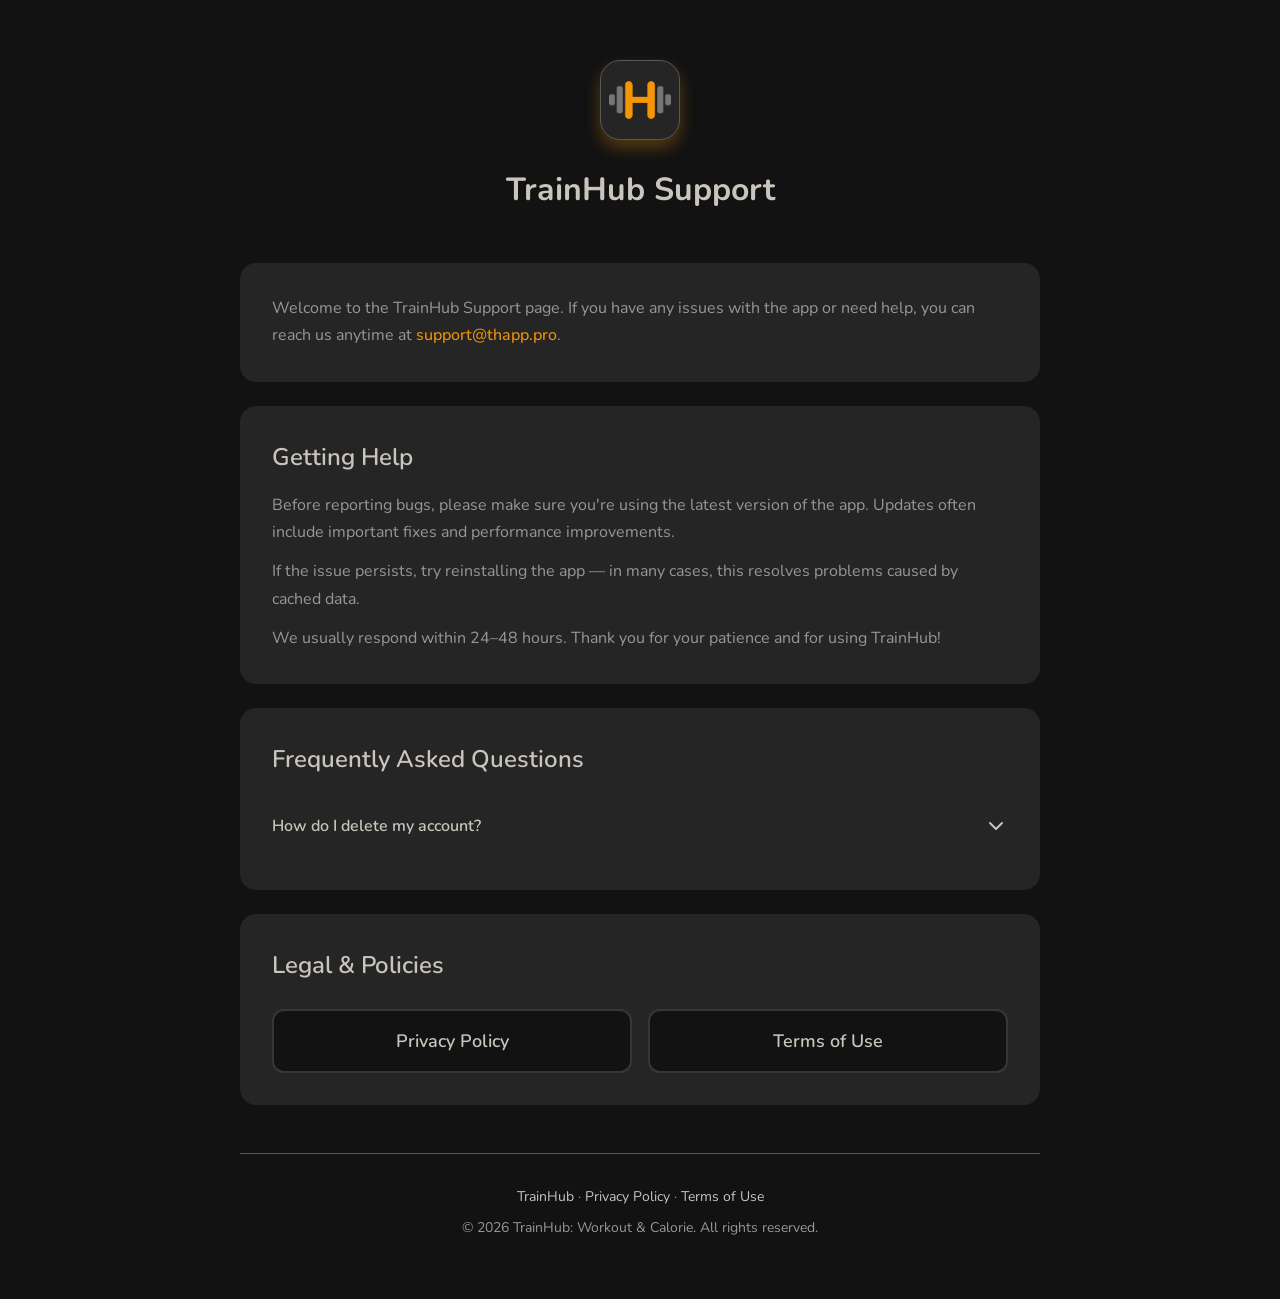
<file: support.html>
<!DOCTYPE html>
<html lang="en">

<head>
    <meta charset="UTF-8" />
    <meta name="viewport" content="width=device-width, initial-scale=1.0" />

    <!-- Primary Meta Tags -->
    <title>TrainHub Support - Help Center & FAQ | TrainHub: Workout & Calorie</title>
    <meta name="title" content="TrainHub Support - Help Center & FAQ | TrainHub: Workout & Calorie" />
    <meta name="description" content="Get help with TrainHub app. Find answers to frequently asked questions, contact support, and learn how to manage your account. Support available at support@thapp.pro" />
    <meta name="keywords" content="TrainHub support, TrainHub help, TrainHub FAQ, TrainHub account deletion, TrainHub troubleshooting, fitness app support" />
    <meta name="author" content="TrainHub" />
    <meta name="robots" content="index, follow" />
    <meta name="language" content="English" />

    <!-- Canonical URL -->
    <link rel="canonical" href="https://thapp.pro/support.html" />

    <!-- Open Graph / Facebook -->
    <meta property="og:type" content="website" />
    <meta property="og:url" content="https://thapp.pro/support.html" />
    <meta property="og:title" content="TrainHub Support - Help Center & FAQ" />
    <meta property="og:description" content="Get help with TrainHub app. Find answers to frequently asked questions and contact support." />
    <meta property="og:image" content="https://thapp.pro/images/og-image.png" />
    <meta property="og:image:width" content="1200" />
    <meta property="og:image:height" content="630" />
    <meta property="og:site_name" content="TrainHub" />

    <!-- Twitter -->
    <meta name="twitter:card" content="summary_large_image" />
    <meta name="twitter:url" content="https://thapp.pro/support.html" />
    <meta name="twitter:title" content="TrainHub Support - Help Center & FAQ" />
    <meta name="twitter:description" content="Get help with TrainHub app. Find answers to frequently asked questions and contact support." />
    <meta name="twitter:image" content="https://thapp.pro/images/og-image.png" />

    <!-- Favicon -->
    <link rel="icon" type="image/png" href="./favicon.png" />
    <link rel="apple-touch-icon" href="./images/app-icon.png" />

    <!-- Fonts -->
    <link rel="preconnect" href="https://fonts.googleapis.com" />
    <link rel="preconnect" href="https://fonts.gstatic.com" crossorigin />
    <link href="https://fonts.googleapis.com/css2?family=Nunito:wght@400;600;700;800&display=swap" rel="stylesheet" />

    <!-- Structured Data - FAQPage -->
    <script type="application/ld+json">
    {
      "@context": "https://schema.org",
      "@type": "FAQPage",
      "mainEntity": [{
        "@type": "Question",
        "name": "How do I delete my TrainHub account?",
        "acceptedAnswer": {
          "@type": "Answer",
          "text": "To delete your TrainHub account, follow these steps: 1) Open the TrainHub app and log in, 2) Navigate to Settings screen via your profile icon, 3) Scroll down to find the 'Delete Account' option, 4) Tap on 'Delete Account' and confirm your decision. Alternatively, you can email us at support@thapp.pro. Warning: Deleting your account will permanently remove all your data including workouts, progress tracking, body metrics, and any other information associated with your account. This action cannot be undone."
        }
      }]
    }
    </script>

    <!-- Structured Data - WebPage -->
    <script type="application/ld+json">
    {
      "@context": "https://schema.org",
      "@type": "WebPage",
      "name": "TrainHub Support",
      "description": "Get help with TrainHub app. Find answers to frequently asked questions and contact support.",
      "url": "https://thapp.pro/support.html",
      "inLanguage": "en-US",
      "isPartOf": {
        "@type": "WebSite",
        "name": "TrainHub",
        "url": "https://thapp.pro/"
      }
    }
    </script>
    <style>
        * {
            margin: 0;
            padding: 0;
            box-sizing: border-box;
        }

        body {
            font-family: "Nunito", -apple-system, BlinkMacSystemFont, "Segoe UI",
                Roboto, Oxygen, Ubuntu, Cantarell, sans-serif;
            background: #121212;
            color: #c9c4bc;
            min-height: 100vh;
            padding: 20px;
            line-height: 1.6;
        }

        .container {
            max-width: 800px;
            margin: 0 auto;
            padding: 40px 0;
        }

        /* Header */
        .header {
            text-align: center;
            margin-bottom: 48px;
            animation: fadeInUp 0.6s ease-out;
        }

        .logo-container {
            width: 80px;
            height: 80px;
            margin: 0 auto 24px;
            display: flex;
            align-items: center;
            justify-content: center;
            border-radius: 20px;
            overflow: hidden;
            box-shadow: 0 8px 16px rgba(236, 146, 10, 0.3);
            background: #252525;
            border: 1px solid #585858;
        }

        .logo-container img {
            width: 80%;
            height: 80%;
            object-fit: contain;
            border-radius: 20px;
        }

        /* SEO: Ensure proper heading hierarchy */
        .header h1 {
            font-size: 32px;
            font-weight: 700;
            color: #c9c4bc;
            margin-bottom: 8px;
        }

        /* Sections */
        .section {
            background: #252525;
            border-radius: 16px;
            padding: 32px;
            margin-bottom: 24px;
            animation: fadeInUp 0.6s ease-out;
            animation-fill-mode: both;
        }

        .section:nth-child(2) {
            animation-delay: 0.1s;
        }

        .section:nth-child(3) {
            animation-delay: 0.2s;
        }

        .section:nth-child(4) {
            animation-delay: 0.3s;
        }

        .section:nth-child(5) {
            animation-delay: 0.4s;
        }

        .section:nth-child(6) {
            animation-delay: 0.5s;
        }

        .section h2 {
            font-size: 24px;
            font-weight: 600;
            color: #c9c4bc;
            margin-bottom: 16px;
        }

        .section p {
            font-size: 16px;
            color: #979797;
            margin-bottom: 12px;
            line-height: 1.7;
        }

        .section p:last-child {
            margin-bottom: 0;
        }

        /* FAQ Accordion */
        .faq-item {
            border-bottom: 1px solid #363636;
            margin-bottom: 0;
        }

        .faq-item:last-child {
            border-bottom: none;
        }

        .faq-question {
            width: 100%;
            background: transparent;
            border: none;
            padding: 20px 0;
            text-align: left;
            cursor: pointer;
            display: flex;
            justify-content: space-between;
            align-items: center;
            color: #c9c4bc;
            font-size: 16px;
            font-weight: 600;
            font-family: inherit;
            transition: color 0.3s ease;
        }

        .faq-question:hover {
            color: #ec920a;
        }

        .faq-question.active {
            color: #ec920a;
        }

        .faq-icon {
            width: 24px;
            height: 24px;
            display: flex;
            align-items: center;
            justify-content: center;
            transition: transform 0.3s ease;
            flex-shrink: 0;
            margin-left: 16px;
        }

        .faq-question.active .faq-icon {
            transform: rotate(180deg);
        }

        .faq-icon svg {
            width: 100%;
            height: 100%;
            stroke: currentColor;
        }

        .faq-answer {
            max-height: 0;
            overflow: hidden;
            transition: max-height 0.3s ease, padding 0.3s ease;
            padding: 0 0;
        }

        .faq-answer.active {
            max-height: 1000px;
            padding: 0 0 20px 0;
        }

        .faq-answer-content {
            color: #979797;
            font-size: 16px;
            line-height: 1.7;
        }

        .faq-answer-content ol,
        .faq-answer-content ul {
            margin-left: 20px;
            margin-top: 12px;
            margin-bottom: 12px;
        }

        .faq-answer-content li {
            margin-bottom: 8px;
        }

        .faq-answer-content li:last-child {
            margin-bottom: 0;
        }

        .faq-warning {
            background: rgba(236, 146, 10, 0.1);
            border: 2px solid #ec920a;
            border-radius: 12px;
            padding: 16px;
            margin-top: 16px;
        }

        .faq-warning p {
            color: #ec920a;
            margin: 0;
            font-weight: 500;
            font-size: 14px;
        }

        /* Email Link */
        .email-link {
            color: #ec920a;
            text-decoration: none;
            font-weight: 500;
            transition: color 0.3s ease;
        }

        .email-link:hover {
            color: #d2943c;
            text-decoration: underline;
        }

        /* Links Section */
        .links-grid {
            display: grid;
            grid-template-columns: repeat(auto-fit, minmax(250px, 1fr));
            gap: 16px;
            margin-top: 24px;
        }

        .link-card {
            border: 2px solid #363636;
            background: #121212;
            border-radius: 12px;
            padding: 16px;
            text-decoration: none;
            color: #c9c4bc;
            display: flex;
            align-items: center;
            justify-content: center;
            font-size: 18px;
            font-weight: 600;
            transition: all 0.3s ease;
            text-align: center;
        }

        .link-card:hover {
            border-color: #ec920a;
            background: rgba(236, 146, 10, 0.1);
            color: #ec920a;
            transform: translateY(-2px);
            box-shadow: 0 8px 20px rgba(236, 146, 10, 0.2);
        }

        /* Footer */
        .footer {
            text-align: center;
            margin-top: 48px;
            padding-top: 32px;
            border-top: 1px solid #585858;
            color: #979797;
            font-size: 14px;
            animation: fadeInUp 0.6s ease-out;
            animation-delay: 0.5s;
            animation-fill-mode: both;
        }

        .footer-links {
            margin-bottom: 8px;
        }

        .footer-links a {
            color: #c9c4bc;
            text-decoration: none;
        }

        .footer-links a:hover {
            color: #ec920a;
        }

        /* Animations */
        @keyframes fadeInUp {
            from {
                opacity: 0;
                transform: translateY(20px);
            }

            to {
                opacity: 1;
                transform: translateY(0);
            }
        }

        /* Responsive Design */
        @media (max-width: 768px) {
            .container {
                padding: 20px 0;
            }

            .header h1 {
                font-size: 28px;
            }

            .section {
                padding: 24px;
                margin-bottom: 20px;
            }

            .section h2 {
                font-size: 20px;
            }

            .section p {
                font-size: 15px;
            }

            .faq-question {
                font-size: 15px;
                padding: 16px 0;
            }

            .faq-answer-content {
                font-size: 15px;
            }

            .links-grid {
                grid-template-columns: 1fr;
            }

            .link-card {
                padding: 20px;
                font-size: 16px;
            }

            .logo-container {
                width: 64px;
                height: 64px;
            }
        }

        @media (max-width: 480px) {
            body {
                padding: 16px;
            }

            .container {
                padding: 16px 0;
            }

            .header {
                margin-bottom: 32px;
            }

            .header h1 {
                font-size: 24px;
            }

            .section {
                padding: 20px;
            }

            .section h2 {
                font-size: 18px;
                margin-bottom: 12px;
            }

            .section p {
                font-size: 14px;
            }

            .faq-question {
                font-size: 14px;
                padding: 14px 0;
            }

            .faq-answer-content {
                font-size: 14px;
            }

            .faq-warning {
                padding: 12px;
            }

            .faq-warning p {
                font-size: 13px;
            }

            .footer {
                font-size: 12px;
                margin-top: 32px;
                padding-top: 24px;
            }
        }

        /* SEO: Visually hidden but accessible to screen readers */
        .visually-hidden {
            position: absolute;
            width: 1px;
            height: 1px;
            padding: 0;
            margin: -1px;
            overflow: hidden;
            clip: rect(0, 0, 0, 0);
            white-space: nowrap;
            border-width: 0;
        }
    </style>
</head>

<body>
    <div class="container">
        <!-- Header -->
        <header class="header">
            <a class="logo-container" href="/" aria-label="TrainHub home">
                <img src="./images/app-icon.png" alt="TrainHub Logo - Fitness and Workout Tracking App" width="80" height="80" />
            </a>
            <h1>TrainHub Support</h1>
        </header>

        <!-- Intro Section -->
        <section class="section" aria-labelledby="intro-heading">
            <h2 id="intro-heading" class="visually-hidden">Support Introduction</h2>
            <p>
                Welcome to the TrainHub Support page. If you have any issues with the
                app or need help, you can reach us anytime at
                <a href="mailto:support@thapp.pro" class="email-link" rel="nofollow">support@thapp.pro</a>.
            </p>
        </section>

        <!-- Support Info Section -->
        <section class="section" aria-labelledby="help-heading">
            <h2 id="help-heading">Getting Help</h2>
            <p>
                Before reporting bugs, please make sure you're using the latest version of the app.
                Updates often include important fixes and performance improvements.
            </p>
            <p>
                If the issue persists, try reinstalling the app — in many cases, this resolves problems caused by cached
                data.
            </p>
            <p>
                We usually respond within 24–48 hours. Thank you for your patience and
                for using TrainHub!
            </p>
        </section>

        <!-- FAQ Section -->
        <section class="section" aria-labelledby="faq-heading">
            <h2 id="faq-heading">Frequently Asked Questions</h2>
            <div class="faq-list" itemscope itemtype="https://schema.org/FAQPage">
                <div class="faq-item" itemscope itemprop="mainEntity" itemtype="https://schema.org/Question">
                    <button class="faq-question" aria-expanded="false" itemprop="name">
                        <span>How do I delete my account?</span>
                        <span class="faq-icon" aria-hidden="true">
                            <svg viewBox="0 0 24 24" fill="none" stroke-width="2" stroke-linecap="round" stroke-linejoin="round" aria-hidden="true">
                                <polyline points="6 9 12 15 18 9"></polyline>
                            </svg>
                        </span>
                    </button>
                    <div class="faq-answer" itemscope itemprop="acceptedAnswer" itemtype="https://schema.org/Answer">
                        <div class="faq-answer-content" itemprop="text">
                            <p>To delete your TrainHub account, follow these steps OR email us at <a href="mailto:support@thapp.pro" class="email-link" rel="nofollow">support@thapp.pro</a>:</p>
                            <ol>
                                <li>Open the TrainHub app on your device and log in to your account.</li>
                                <li>Navigate to the Settings screen. You can usually find this by tapping on your profile icon in the app.</li>
                                <li>Scroll down to find the "Delete Account" option in the Settings menu.</li>
                                <li>Tap on "Delete Account" and confirm your decision when prompted.</li>
                                <li>Your account and all associated data will be permanently deleted. This process may take a few moments to complete.</li>
                            </ol>
                            <div class="faq-warning">
                                <p>⚠️ Warning: Deleting your account will permanently remove all your data including workouts, progress tracking, body metrics, and any other information associated with your account. This action cannot be undone.</p>
                            </div>
                            <p style="margin-top: 16px;">After you delete your account, all your personal information will be permanently removed from our systems within 14 days, in accordance with our Privacy Policy.</p>
                        </div>
                    </div>
                </div>
            </div>
        </section>

        <!-- Links Section -->
        <section class="section" aria-labelledby="legal-heading">
            <h2 id="legal-heading">Legal & Policies</h2>
            <nav class="links-grid" aria-label="Legal documents">
                <a href="/privacy-policy.html" class="link-card">Privacy Policy</a>
                <a href="/terms.html" class="link-card">Terms of Use</a>
            </nav>
        </section>

        <!-- Footer -->
        <footer class="footer">
            <p class="footer-links"><a href="/">TrainHub</a> · <a href="/privacy-policy.html">Privacy Policy</a> · <a href="/terms.html">Terms of Use</a></p>
            <p>&copy; <span id="current-year"></span> TrainHub: Workout & Calorie. All rights reserved.</p>
        </footer>
    </div>

    <script>
        // Set current year in footer
        document.getElementById("current-year").textContent =
            new Date().getFullYear();

        // FAQ Accordion functionality
        document.querySelectorAll('.faq-question').forEach(question => {
            question.addEventListener('click', () => {
                const isActive = question.classList.contains('active');
                const answer = question.nextElementSibling;

                // Close all other FAQ items
                document.querySelectorAll('.faq-question').forEach(q => {
                    if (q !== question) {
                        q.classList.remove('active');
                        q.setAttribute('aria-expanded', 'false');
                        q.nextElementSibling.classList.remove('active');
                    }
                });

                // Toggle current FAQ item
                if (isActive) {
                    question.classList.remove('active');
                    question.setAttribute('aria-expanded', 'false');
                    answer.classList.remove('active');
                } else {
                    question.classList.add('active');
                    question.setAttribute('aria-expanded', 'true');
                    answer.classList.add('active');
                }
            });
        });
    </script>
</body>

</html>
</file>
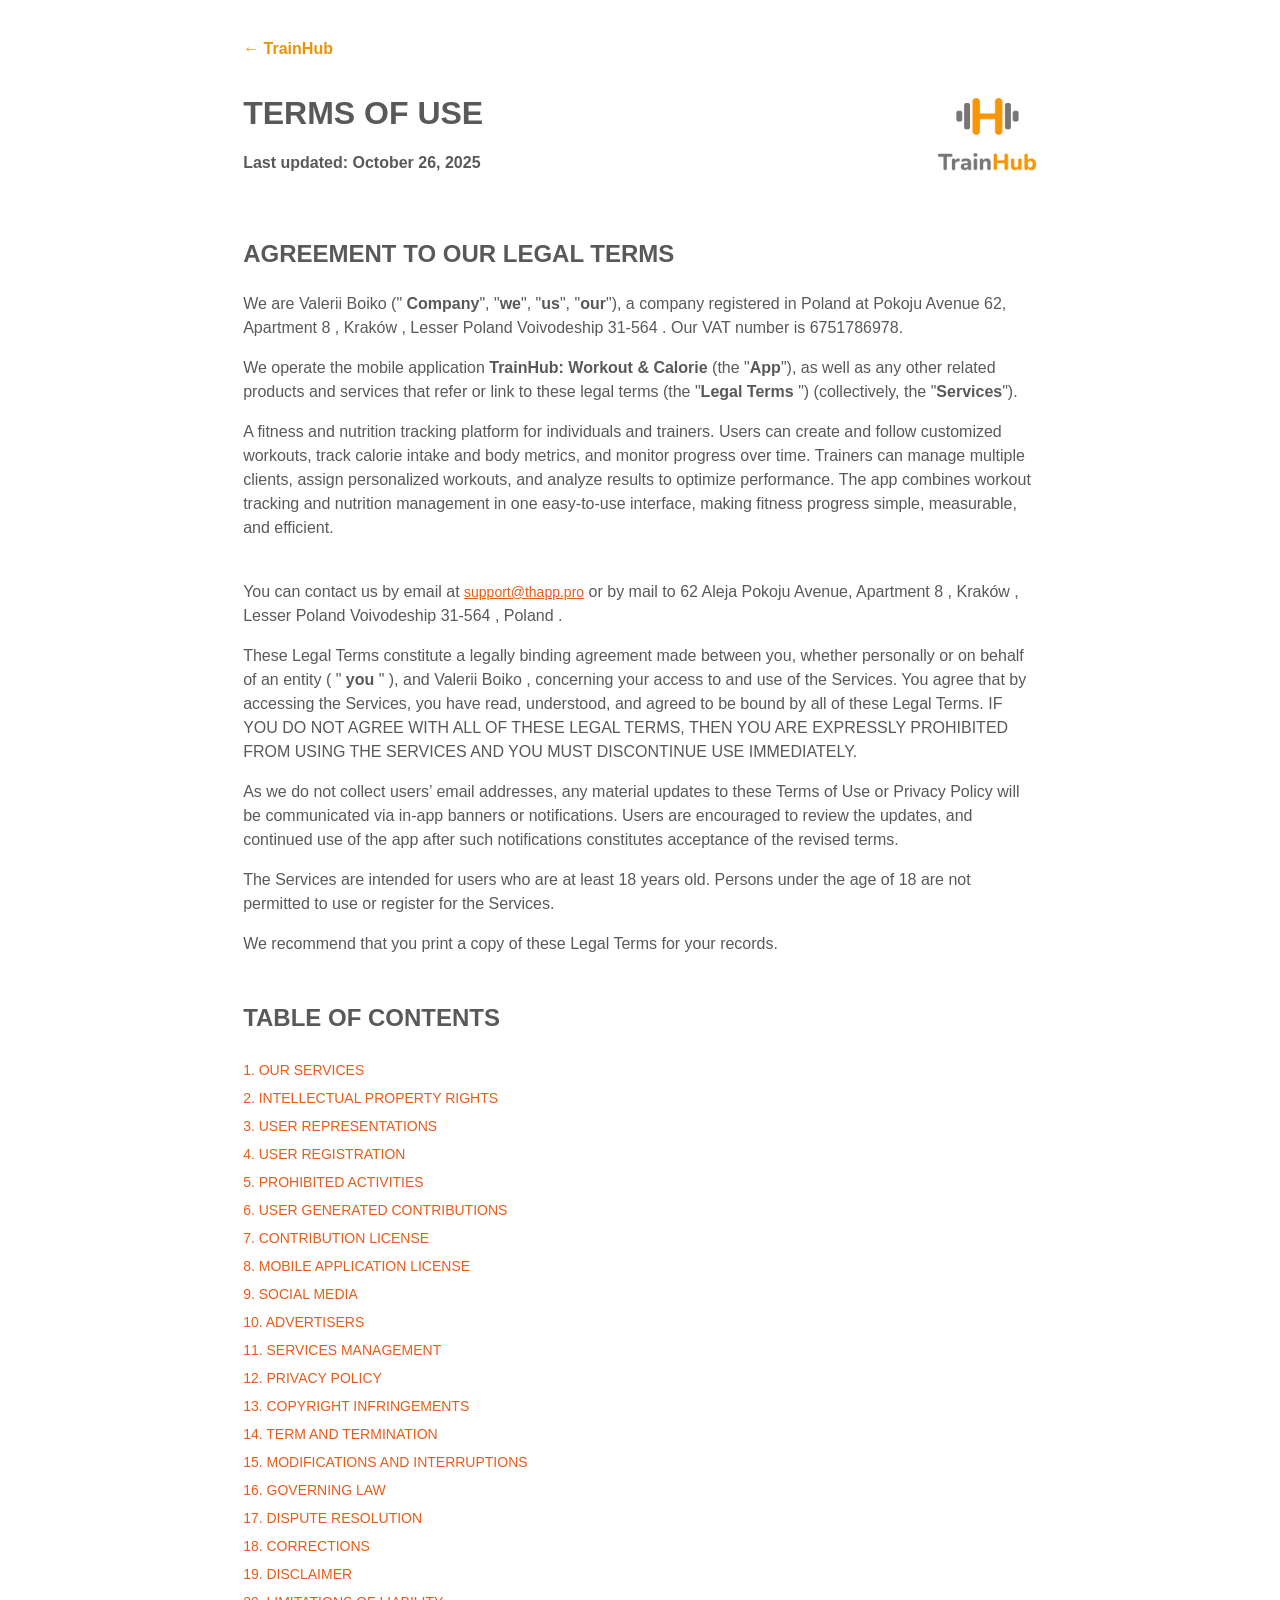
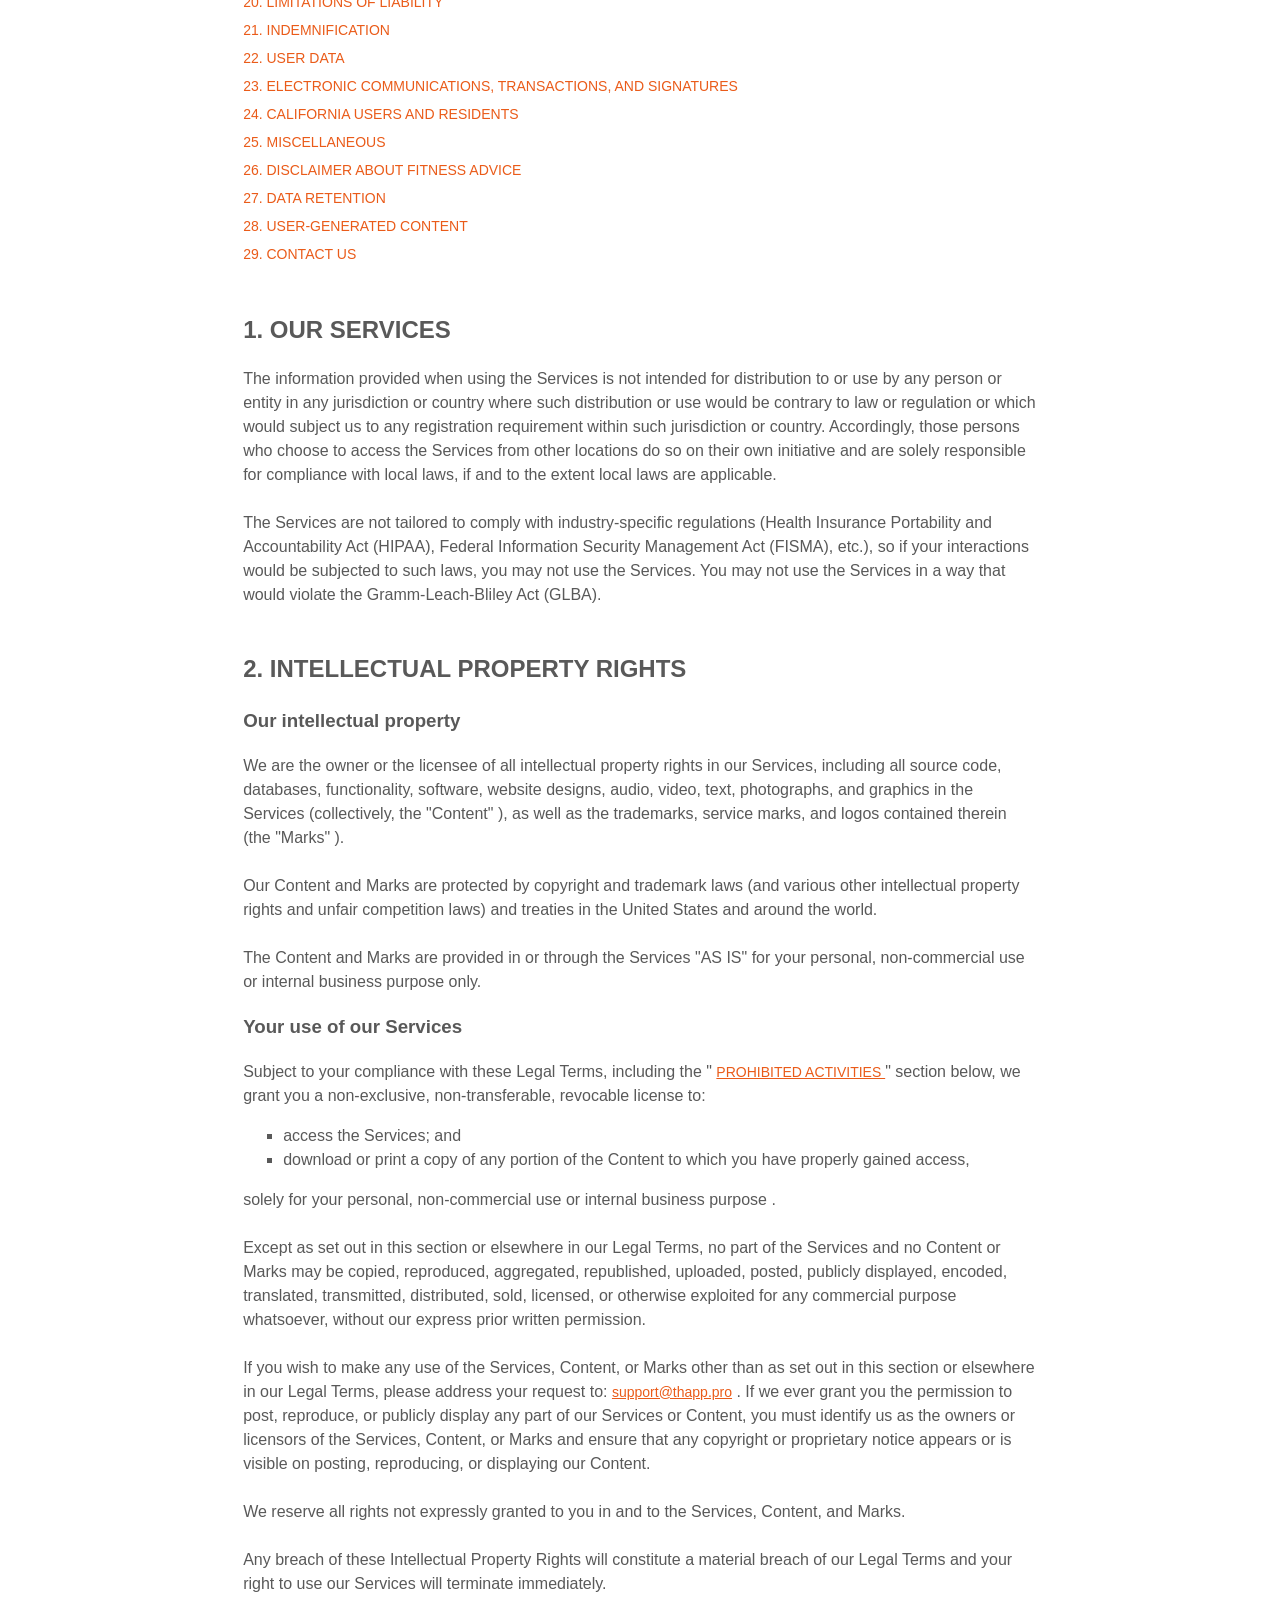
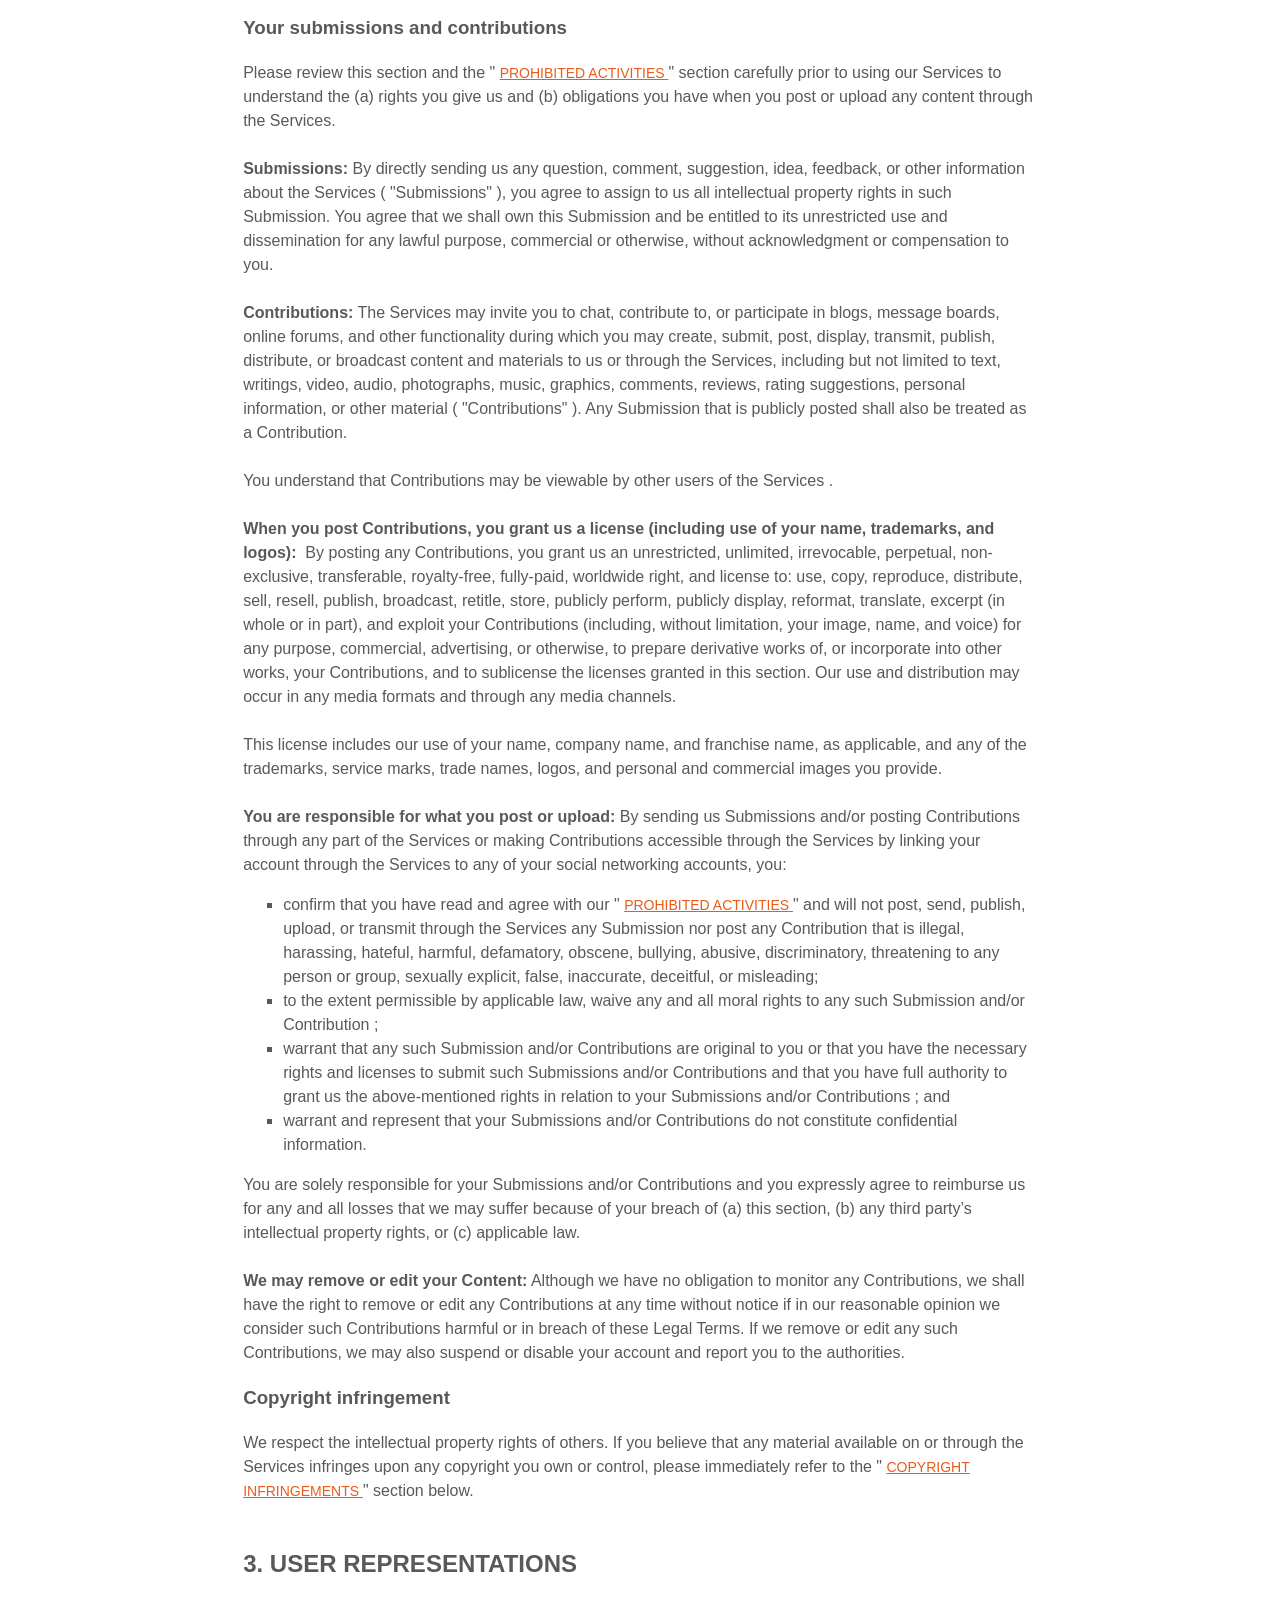
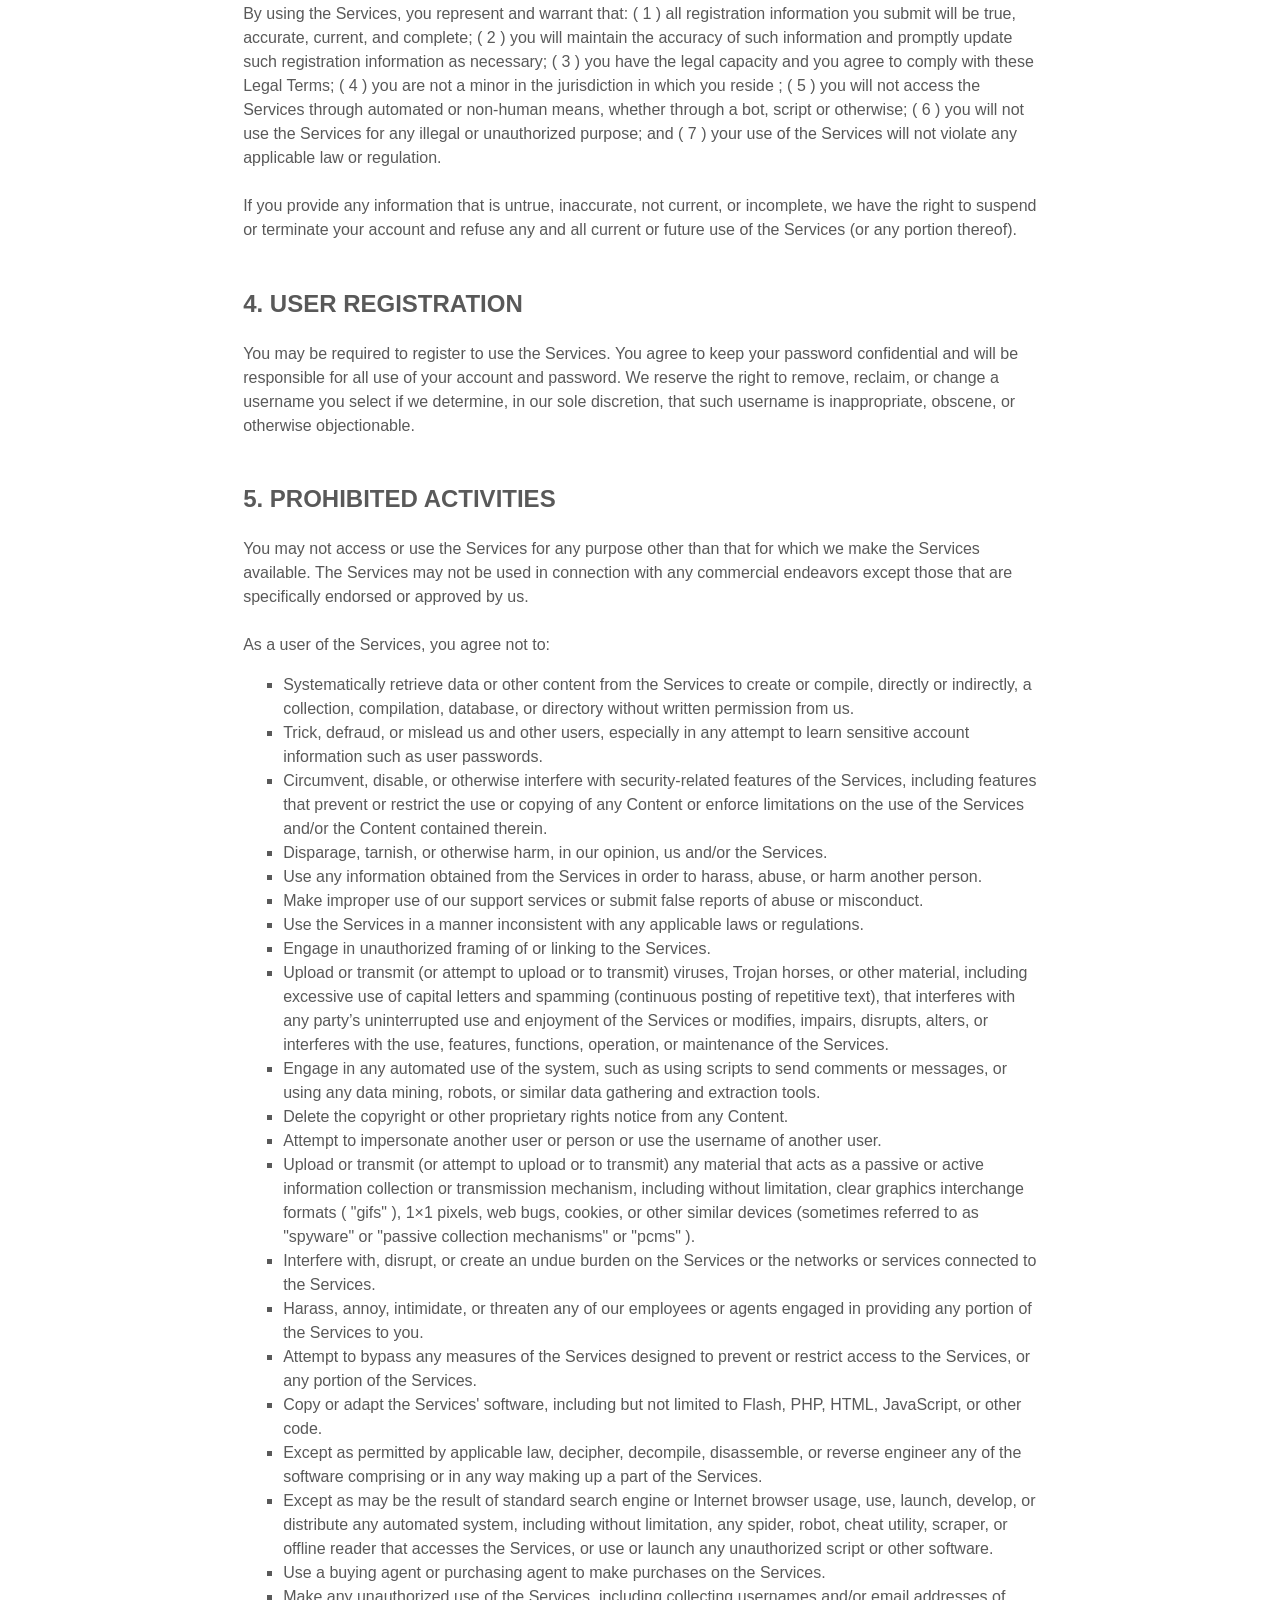
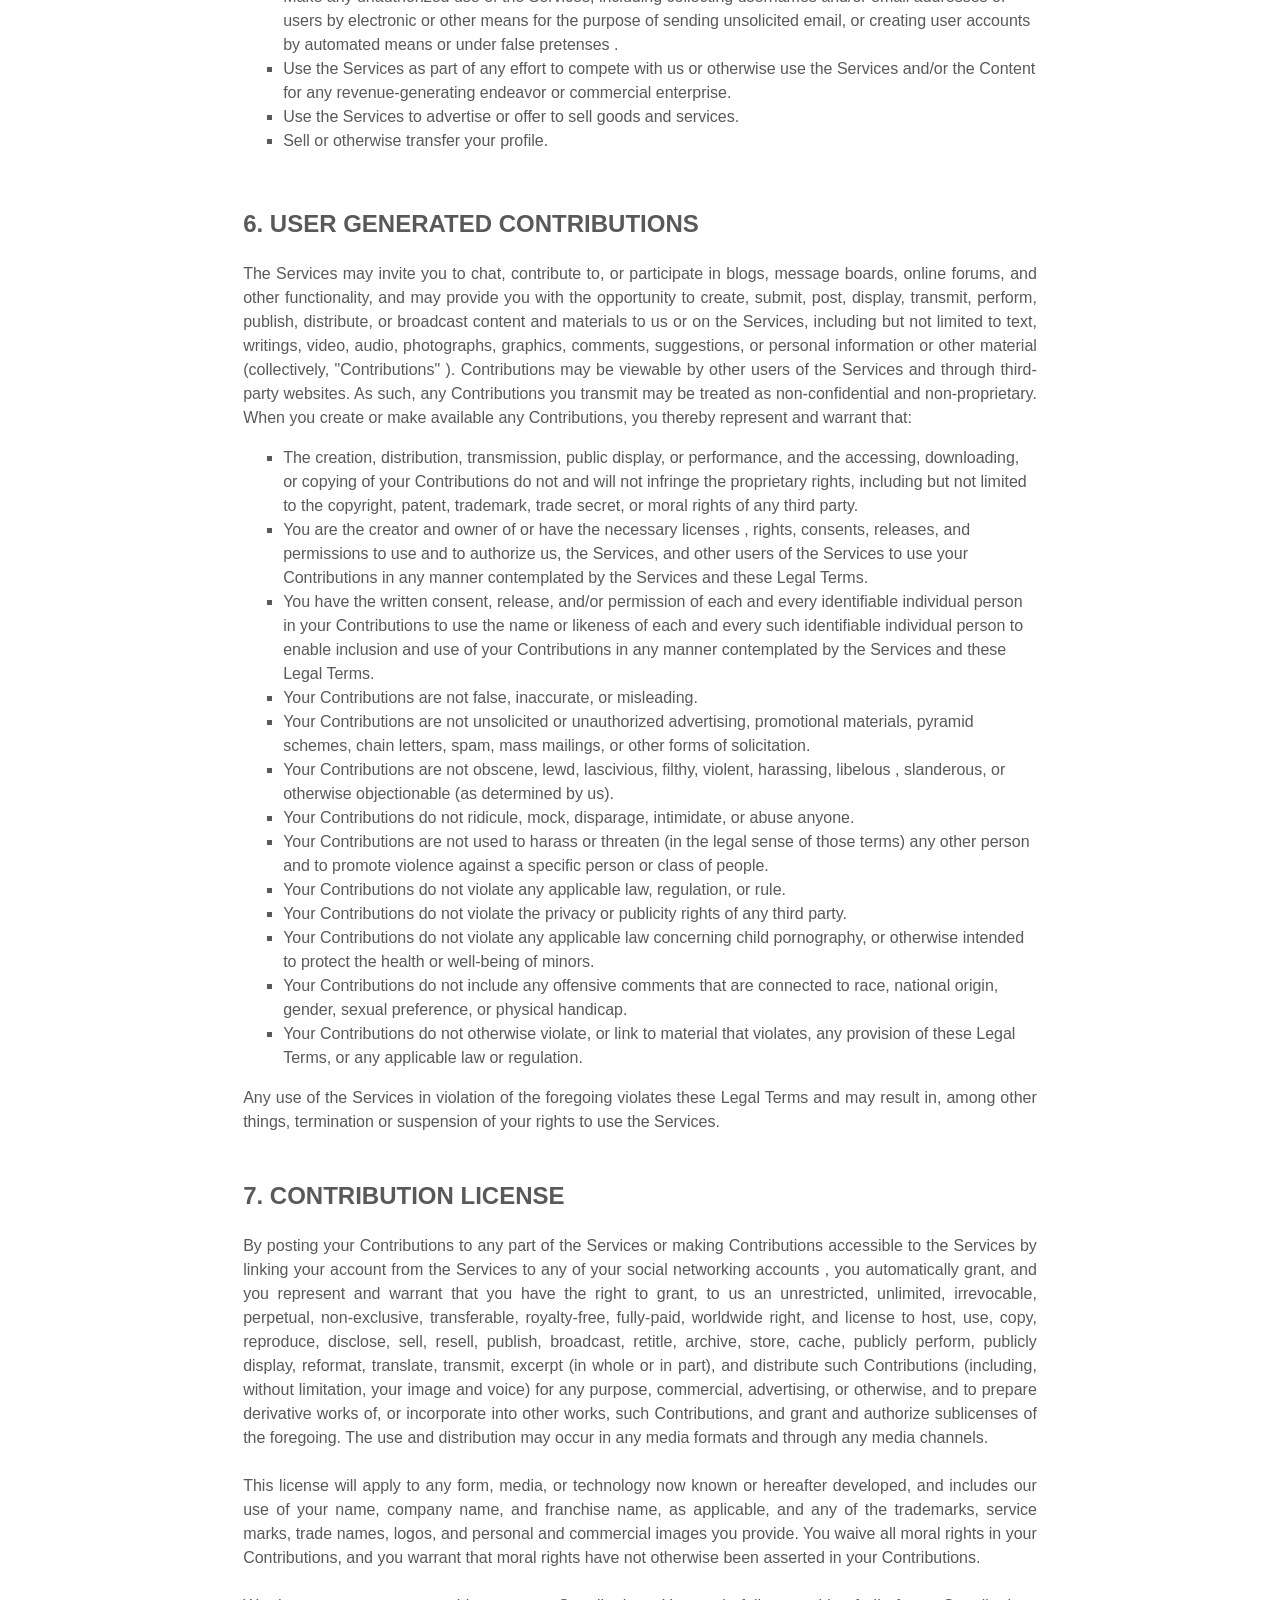
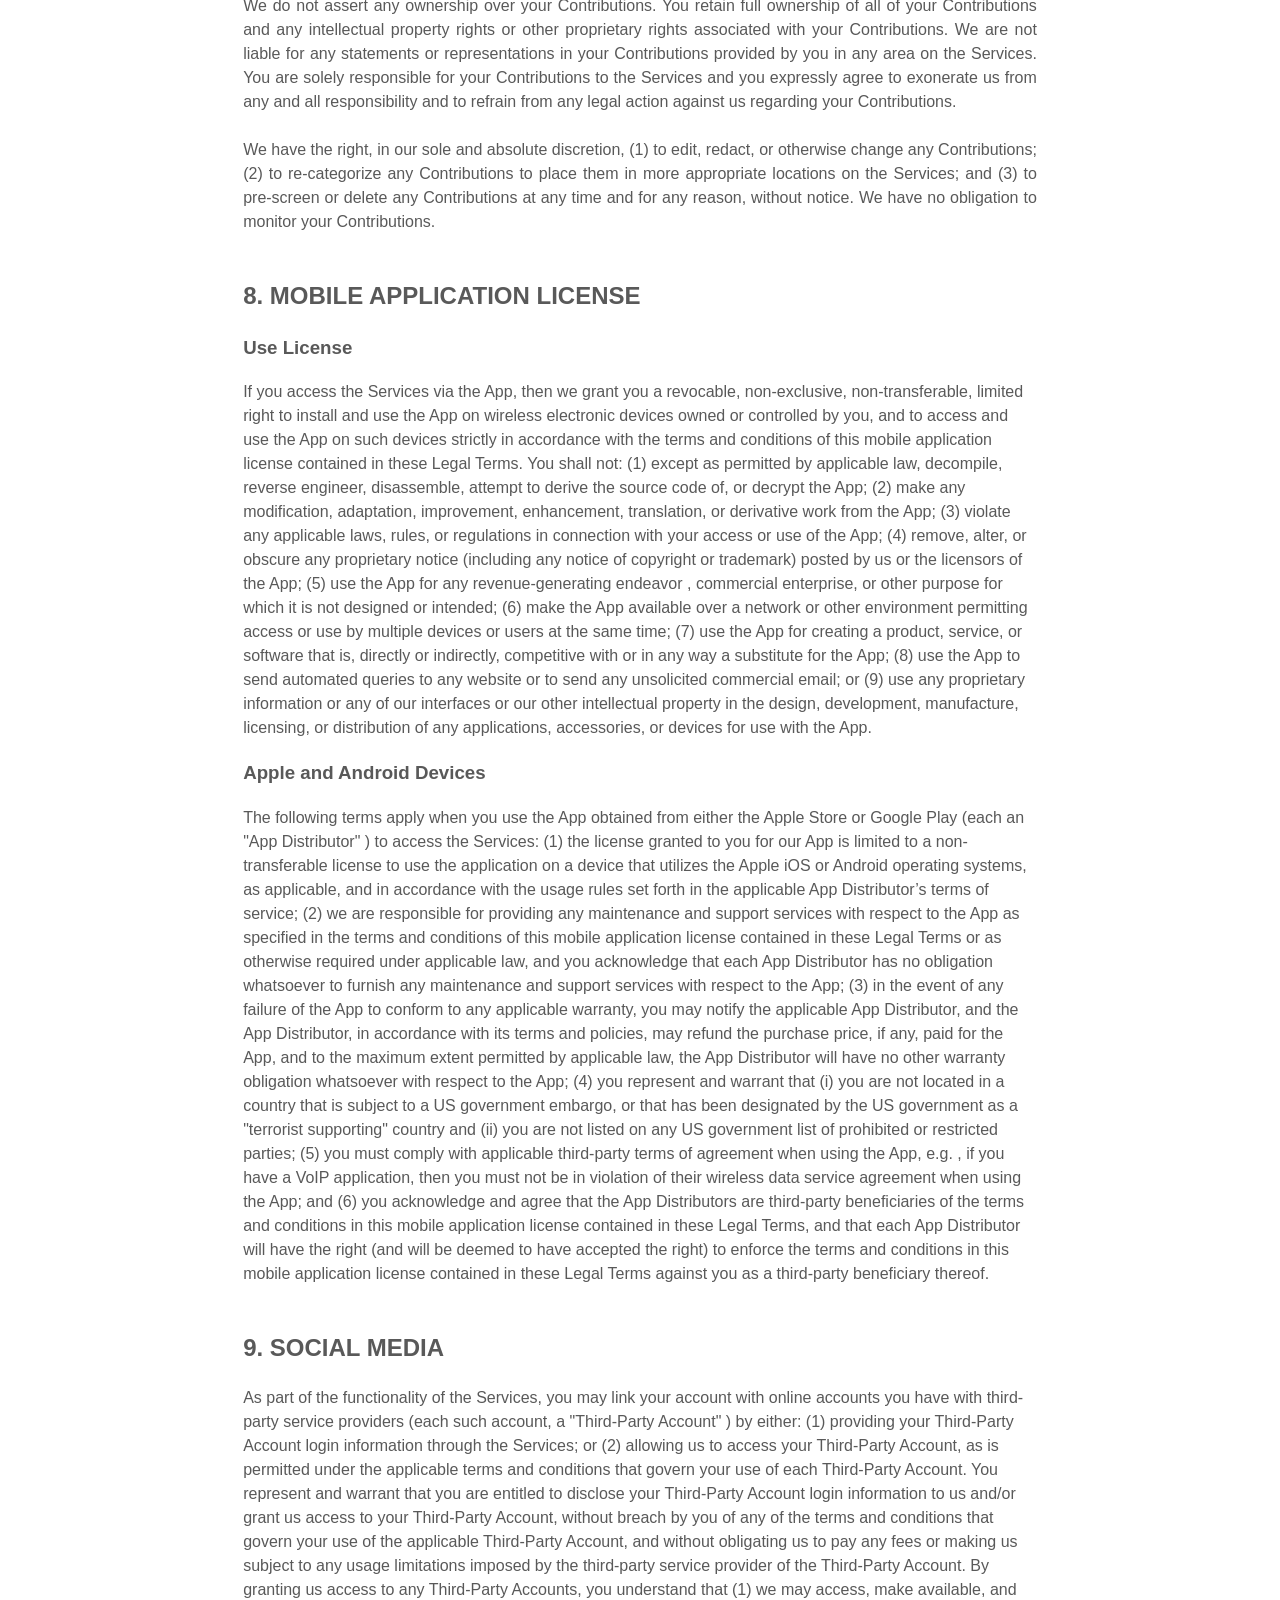
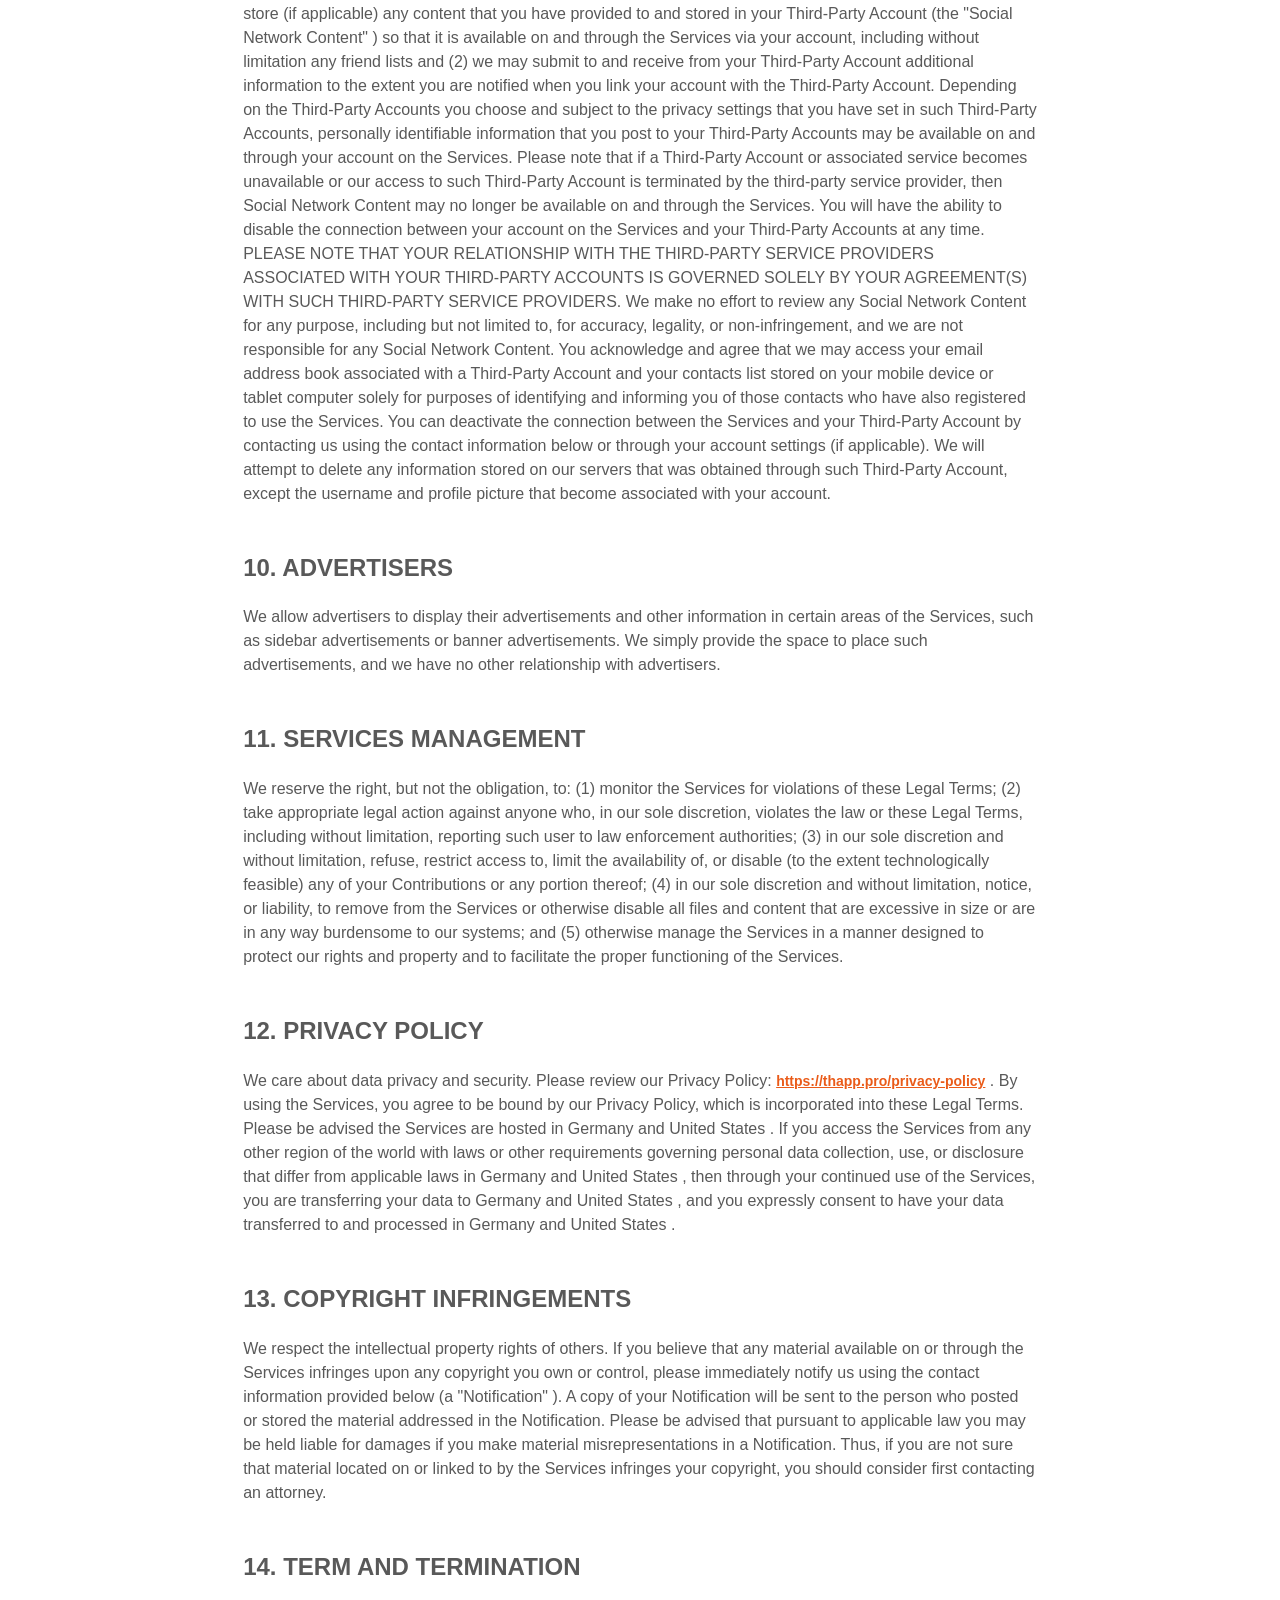
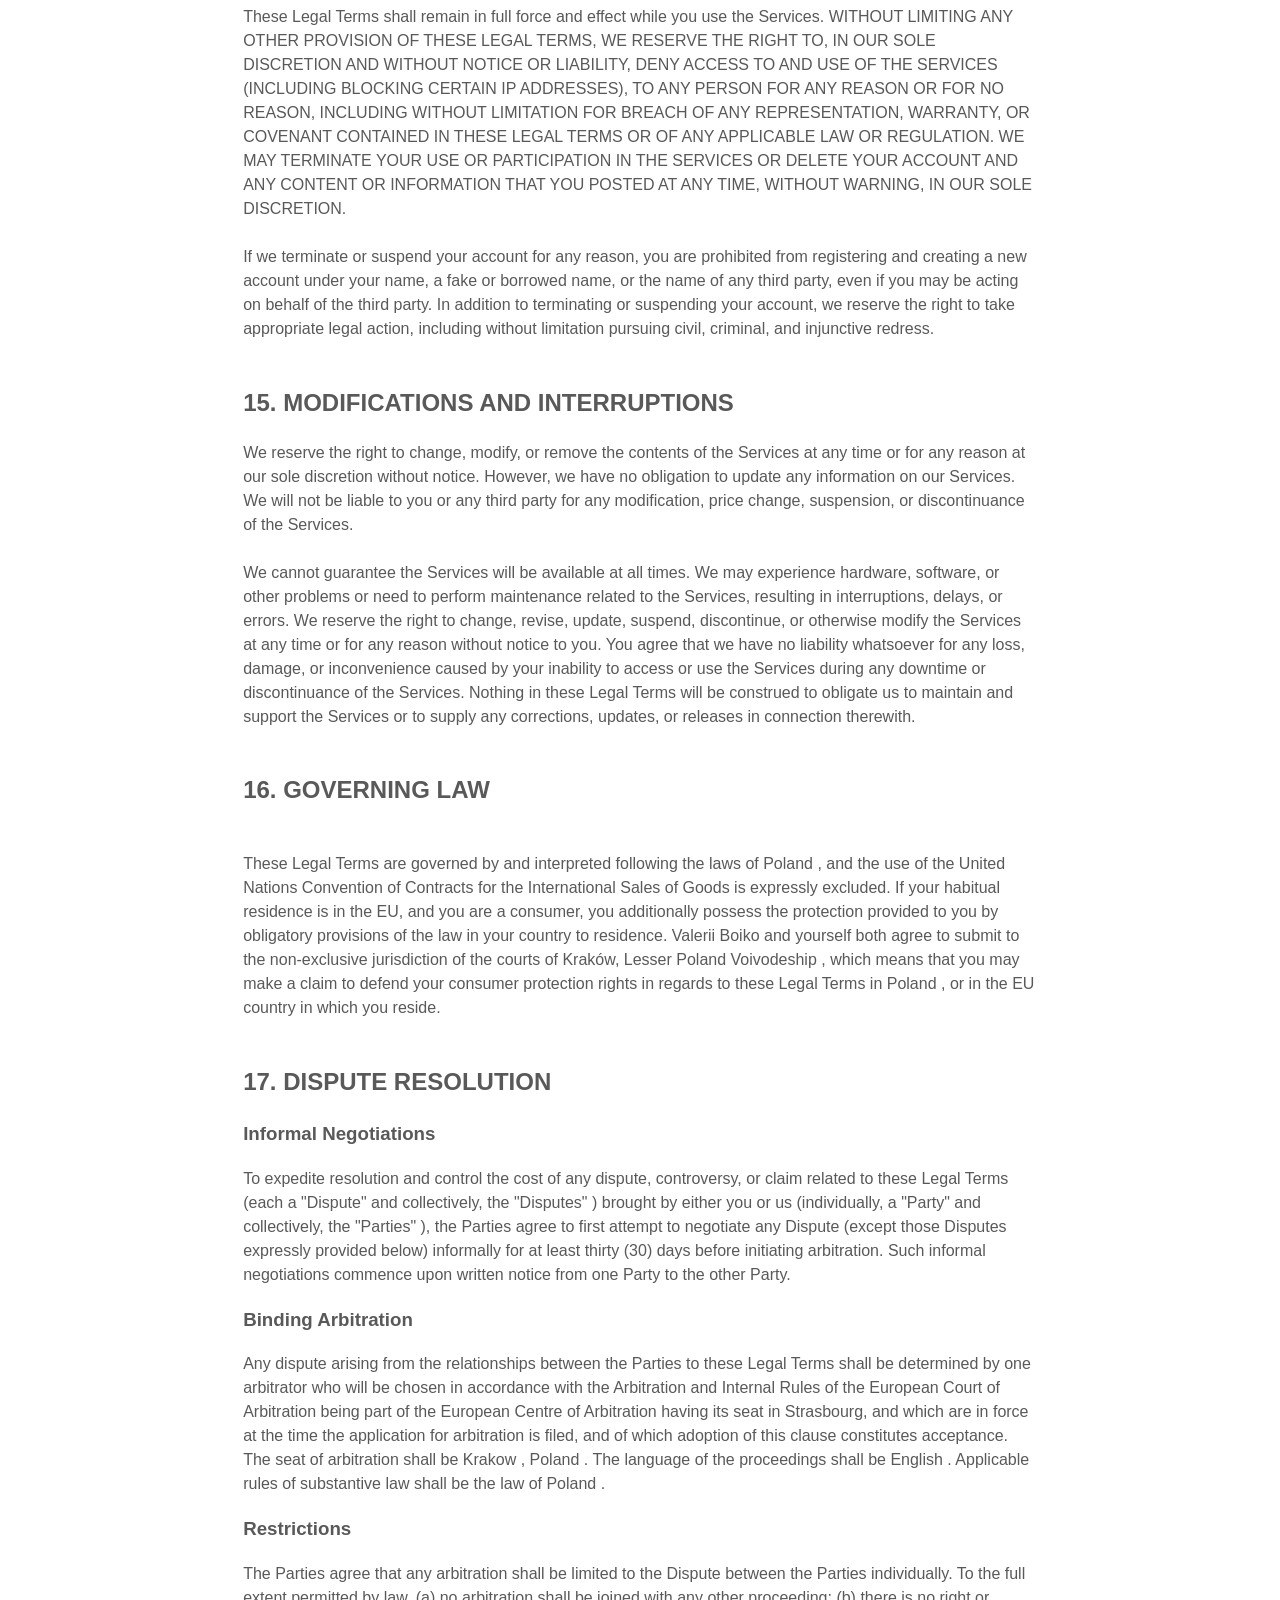
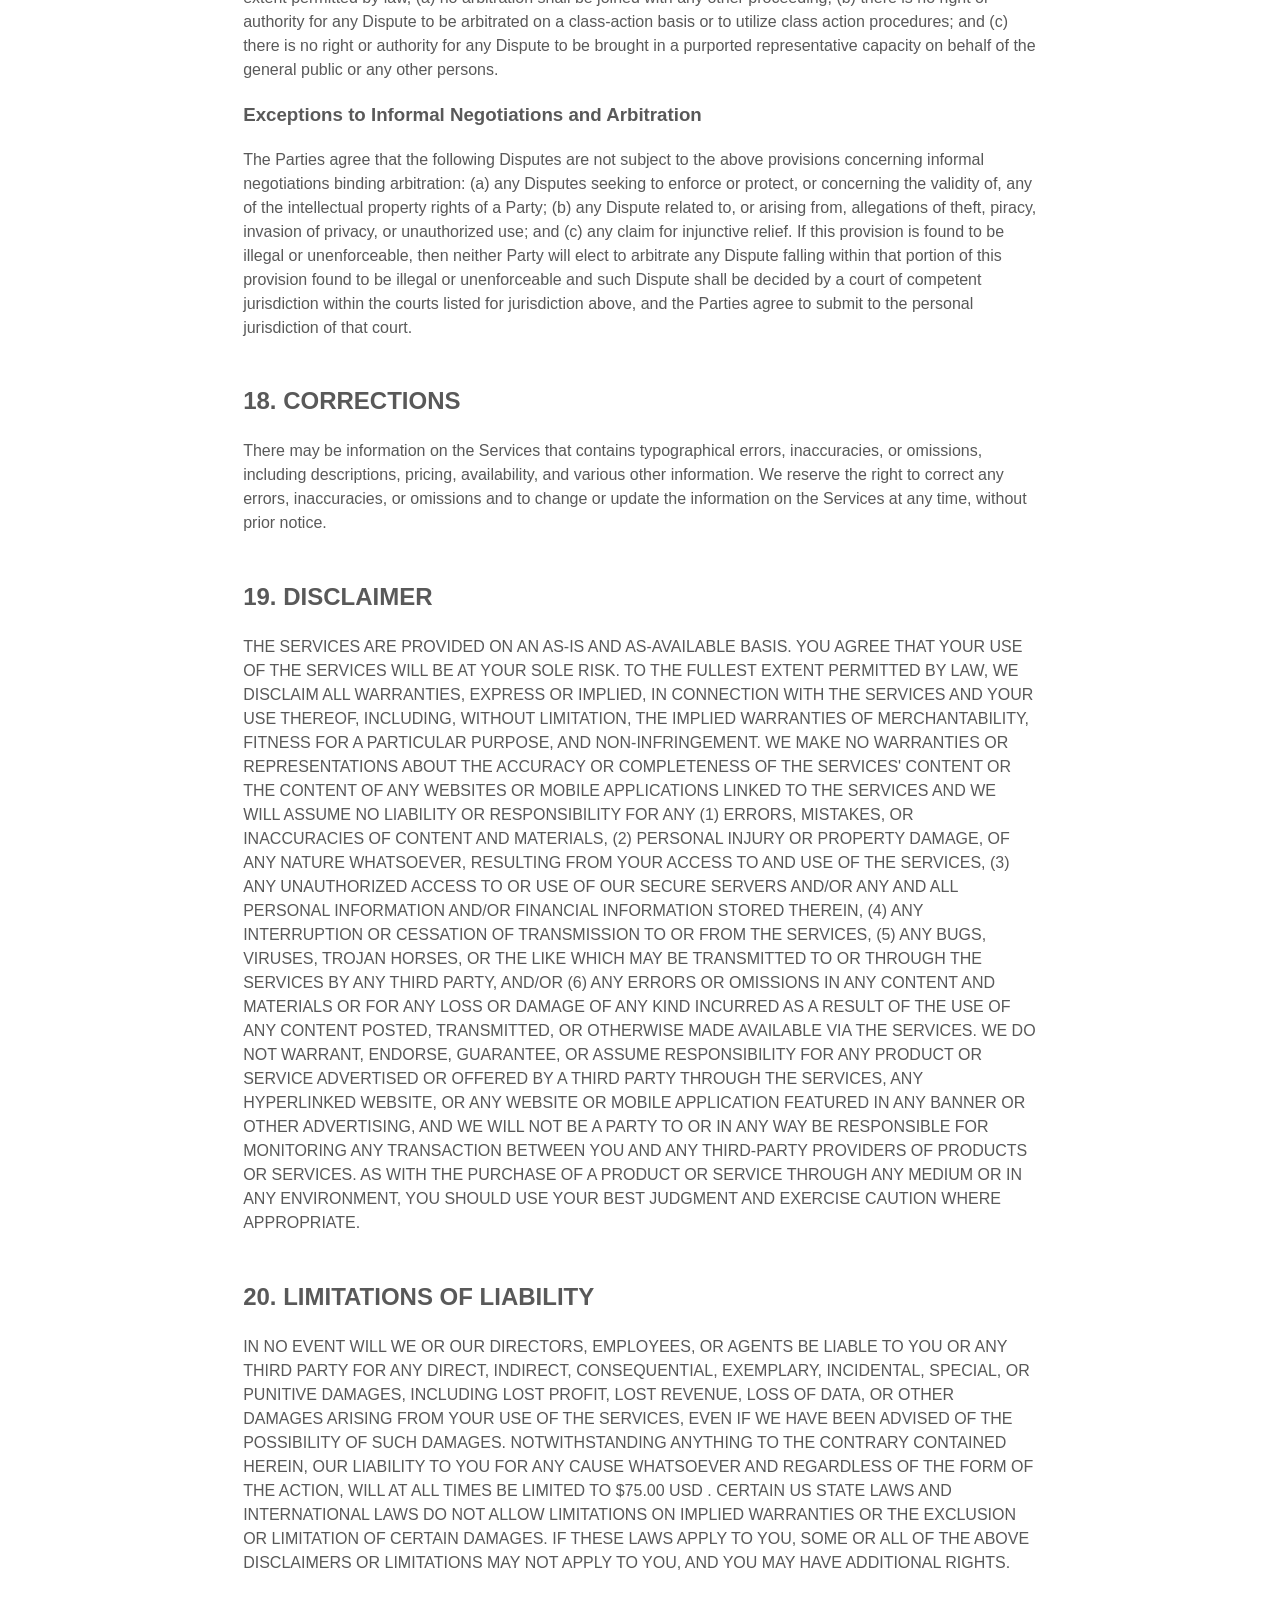
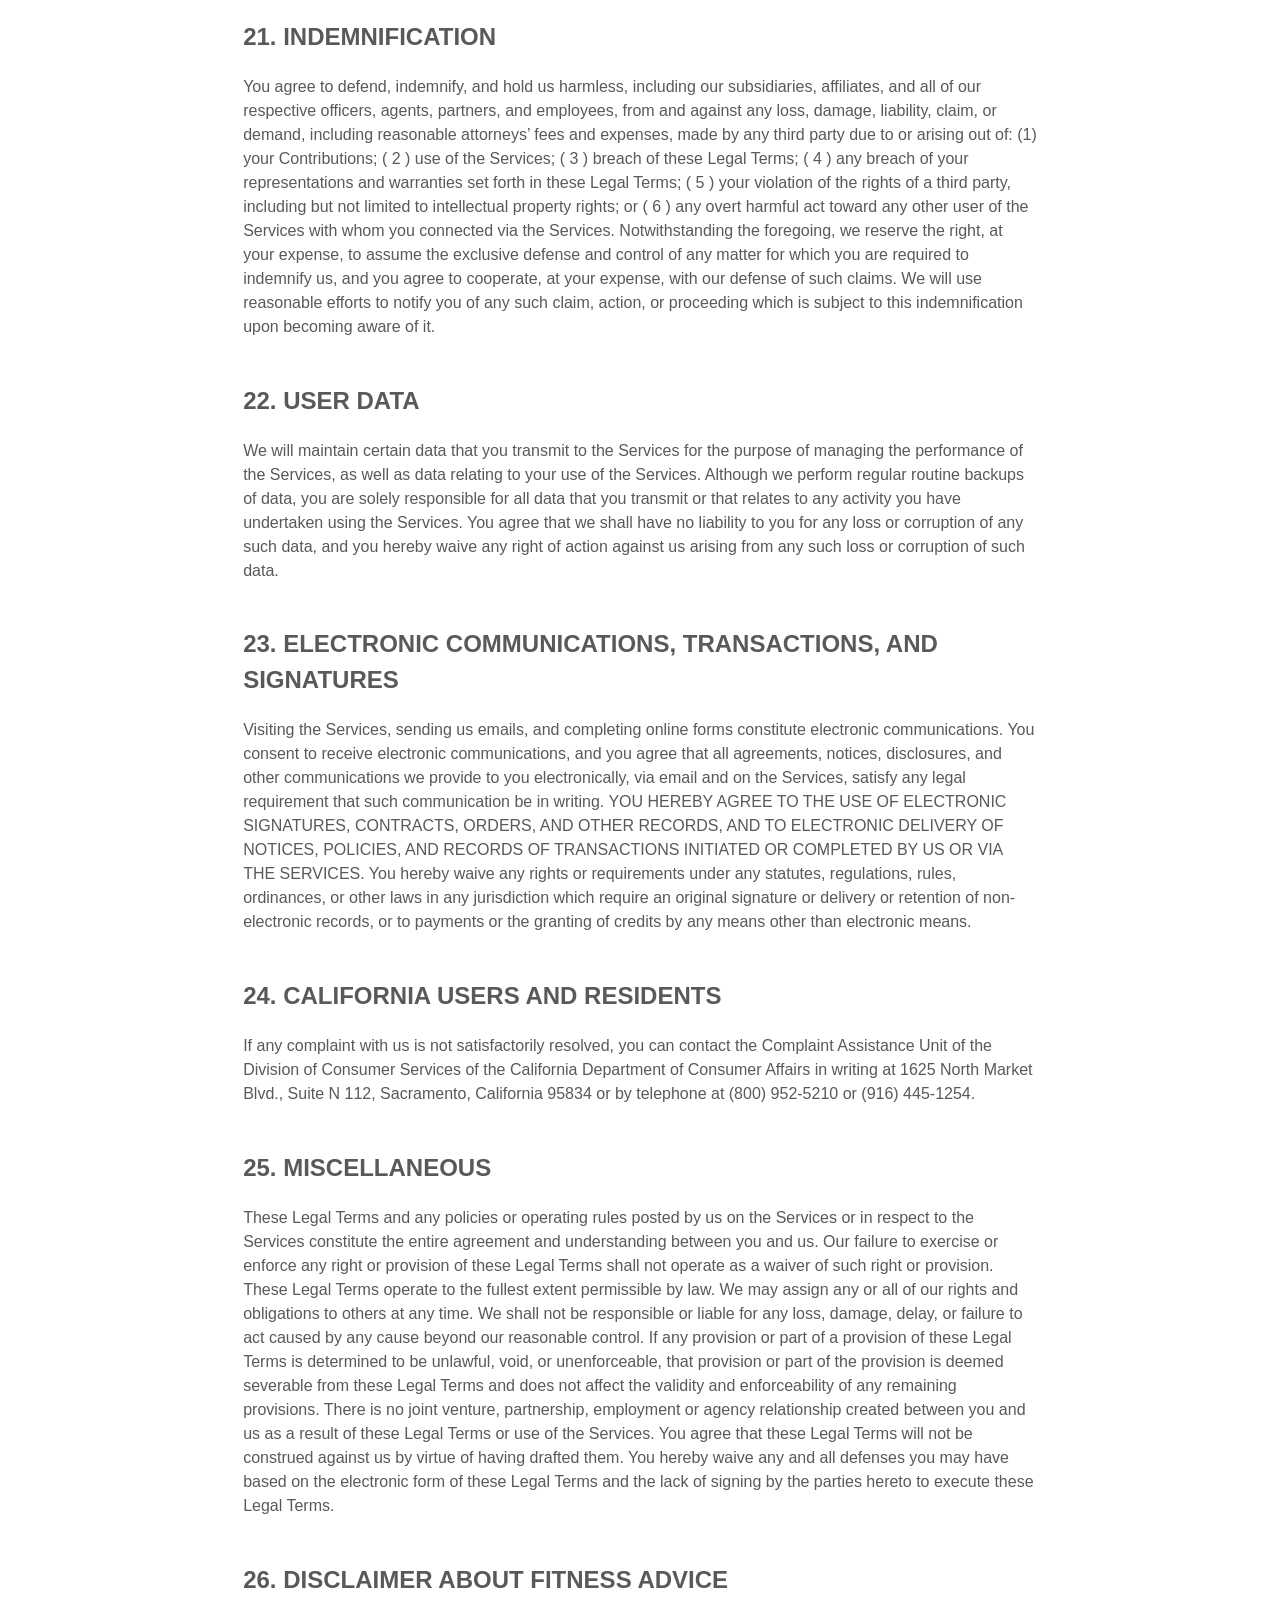
<file: terms.html>
<!DOCTYPE html>
<html lang="en">

<head>
  <meta charset="UTF-8" />
  <meta name="viewport" content="width=device-width, initial-scale=1.0" />
  <title>TrainHub: Workout & Calorie - Terms of Use</title>
  <meta name="description" content="The terms for using TrainHub: Workout &amp; Calorie, the workout tracker and calorie counter for athletes, personal trainers and their clients." />
  <meta name="robots" content="index, follow" />
  <link rel="canonical" href="https://thapp.pro/terms.html" />

  <meta property="og:type" content="website" />
  <meta property="og:url" content="https://thapp.pro/terms.html" />
  <meta property="og:title" content="TrainHub Terms of Use" />
  <meta property="og:description" content="The terms for using TrainHub: Workout &amp; Calorie, the workout tracker and calorie counter for athletes, personal trainers and their clients." />
  <meta property="og:image" content="https://thapp.pro/images/og-image.png" />
  <meta property="og:image:width" content="1200" />
  <meta property="og:image:height" content="630" />
  <meta property="og:site_name" content="TrainHub" />
  <meta name="twitter:card" content="summary_large_image" />
  <meta name="twitter:title" content="TrainHub Terms of Use" />
  <meta name="twitter:description" content="The terms for using TrainHub: Workout &amp; Calorie, the workout tracker and calorie counter for athletes, personal trainers and their clients." />
  <meta name="twitter:image" content="https://thapp.pro/images/og-image.png" />
  <link rel="icon" type="image/png" href="./favicon.png" />

  <style>
    body {
      display: flex;
      justify-content: center;
      padding-left: 5%;
      padding-right: 5%;
      padding-top: 2rem;
    }

    [data-custom-class='body'],
    [data-custom-class='body'] * {
      background: transparent !important;
      color: #595959;
      font-family: Arial;
      max-width: 21cm;
    }

    [data-custom-class='link'],
    [data-custom-class='link'] * {
      color: #ea5b19 !important;
      font-size: 14px !important;
      font-family: Arial !important;
      word-break: break-word !important;
    }

    ul {
      list-style-type: square;
    }

    ul>li>ul {
      list-style-type: circle;
    }

    ul>li>ul>li>ul {
      list-style-type: square;
    }

    ol li {
      font-family: Arial;
    }

    .header {
      display: flex;
      justify-content: space-between;
      align-items: flex-end;
      margin-bottom: 4rem;
    }

    .logo {
      height: 5rem;
      margin-bottom: -0.4rem;
    }

    .content-table-link {
      text-decoration: none;
      line-height: 1.75rem;
      color: #ea5b19 !important;
      font-size: 14px !important;
      font-family: Arial !important;
      word-break: break-word !important;
    }

    @media (max-width: 600px) {
      .header {
        flex-direction: column-reverse;
        align-items: center;
      }

      .header-content {
        display: flex;
        flex-direction: column;
        align-items: center;
      }

      .logo {
        margin-bottom: 0.4rem;
      }
    }
  </style>
</head>

<body>

  <div data-custom-class="body">
    <nav style="margin-bottom: 1rem;">
      <a href="/" style="color: #ec920a !important; text-decoration: none; font-weight: 700;">&larr; TrainHub</a>
    </nav>

    <div>
      <div style="text-align: left;">
        <div class="header">
          <div class="header-content">
            <h1>TERMS OF USE</h1>

            <div>
              <strong> Last updated: October 26, 2025</strong>
            </div>
          </div>

          <img src="./logo.png" alt="TrainHub Logo" class="logo" />
        </div>

        <div style="line-height: 1.5;">
          <h2>AGREEMENT TO OUR LEGAL TERMS</h2>
        </div>
      </div>
      <div style="text-align: left;">
        <div id="agreement" style="line-height: 1.5;"><a name="_6aa3gkhykvst"></a></div>
      </div>
      <div style="text-align: left;">
        <div style="line-height: 1.5;" data-custom-class="body_text">We are Valerii Boiko ("<strong>
            Company</strong>", "<strong>we</strong>", "<strong>us</strong>", "<strong>our</strong>"), a company
          registered in Poland at Pokoju Avenue 62, Apartment 8 , Krak&oacute;w , Lesser Poland Voivodeship 31-564
          . Our VAT number is 6751786978.</div>
      </div>
      <div style="line-height: 1;">&nbsp;</div>
      <div style="text-align: left;">
        <div style="line-height: 1.5;" data-custom-class="body_text">We operate the mobile application
          <strong>TrainHub: Workout &amp; Calorie</strong> (the "<strong>App</strong>"), as well as any other related
          products and
          services that refer or link to these legal terms (the "<strong>Legal Terms</strong> ") (collectively, the
          "<strong>Services</strong>").
        </div>
        <div style="line-height: 1;">&nbsp;</div>
        <div style="line-height: 1.5;" data-custom-class="body_text">A fitness and nutrition tracking
          platform for individuals and trainers. Users can create and follow customized workouts, track calorie intake
          and body metrics, and monitor progress over time. Trainers can manage multiple clients, assign personalized
          workouts, and analyze results to optimize performance. The app combines workout tracking and nutrition
          management in one easy-to-use interface, making fitness progress simple, measurable, and efficient.</div>
        <div style="line-height: 1.5;" data-custom-class="body_text">&nbsp;</div>
        <div style="line-height: 1;">&nbsp;</div>
        <div style="line-height: 1.5;" data-custom-class="body_text">You can contact us by email at <a
            href="mailto:support@thapp.pro" target="_blank" data-custom-class="link">
            support@thapp.pro</a> or by mail to 62 Aleja Pokoju Avenue, Apartment 8 , Krak&oacute;w , Lesser
          Poland Voivodeship 31-564 , Poland .</div>
        <div style="line-height: 1;">&nbsp;</div>
        <div style="line-height: 1.5;" data-custom-class="body_text">These Legal Terms constitute a
          legally binding agreement made between you, whether personally or on behalf of an entity ( "<strong>
            you</strong> " ), and Valerii Boiko , concerning your access to and use of the Services. You agree that by
          accessing the Services, you have read, understood, and agreed to be bound by all of these Legal Terms. IF YOU
          DO NOT AGREE WITH ALL OF THESE LEGAL TERMS, THEN YOU ARE EXPRESSLY PROHIBITED FROM USING THE SERVICES AND YOU
          MUST DISCONTINUE USE IMMEDIATELY.</div>
        <div style="line-height: 1;">&nbsp;</div>
        <div style="line-height: 1.5;" data-custom-class="body_text">As we do not collect users&rsquo;
          email addresses, any material updates to these Terms of Use or Privacy Policy will be communicated via in-app
          banners or notifications. Users are encouraged to review the updates, and continued use of the app after such
          notifications constitutes acceptance of the revised terms.</div>
      </div>
      <div style="line-height: 1;">&nbsp;</div>
      <div style="text-align: left;">
        <div style="line-height: 1.5;" data-custom-class="body_text">The Services are intended for
          users who are at least 18 years old. Persons under the age of 18 are not permitted to use or register for the
          Services.</div>
        <div style="line-height: 1;">&nbsp;</div>
        <div style="line-height: 1.5;" data-custom-class="body_text">We recommend that you print a
          copy of these Legal Terms for your records.</div>
        <div style="line-height: 1.5;">&nbsp;</div>
        <div style="line-height: 1.5;">
          <h2>TABLE OF CONTENTS</h2>
        </div>
        <div><a href="#services" class="link content-table-link"> 1. OUR SERVICES </a></div>
        <div><a href="#ip" class="link content-table-link"> 2. INTELLECTUAL PROPERTY RIGHTS </a></div>
        <div><a href="#userreps" class="link content-table-link"> 3. USER REPRESENTATIONS </a></div>
        <div><a href="#userreg" class="link content-table-link"> 4. USER REGISTRATION </a></div>
        <div><a href="#prohibited" class="link content-table-link"> 5. PROHIBITED ACTIVITIES </a></div>
        <div><a href="#ugc" class="link content-table-link"> 6. USER GENERATED CONTRIBUTIONS </a></div>
        <div><a href="#license" class="link content-table-link"> 7. CONTRIBUTION LICENSE </a></div>
        <div><a href="#mobile" class="link content-table-link"> 8. MOBILE APPLICATION LICENSE </a></div>
        <div><a href="#socialmedia" class="link content-table-link"> 9. SOCIAL MEDIA </a></div>
        <div><a href="#advertisers" class="link content-table-link"> 10. ADVERTISERS </a></div>
        <div><a href="#sitemanage" class="link content-table-link"> 11. SERVICES MANAGEMENT </a></div>
        <div><a href="#ppyes" class="link content-table-link"> 12. PRIVACY POLICY </a></div>
        <div><a href="#copyrightyes" class="link content-table-link"> 13. COPYRIGHT INFRINGEMENTS </a></div>
        <div><a href="#terms" class="link content-table-link"> 14. TERM AND TERMINATION </a></div>
        <div><a href="#modifications" class="link content-table-link"> 15.
            MODIFICATIONS AND INTERRUPTIONS </a></div>
        <div><a href="#law" class="link content-table-link"> 16. GOVERNING LAW </a>
        </div>
        <div><a href="#disputes" class="link content-table-link"> 17. DISPUTE
            RESOLUTION </a></div>
        <div><a href="#corrections" class="link content-table-link"> 18.
            CORRECTIONS </a></div>
        <div><a href="#disclaimer" class="link content-table-link"> 19. DISCLAIMER</a></div>
        <div><a href="#liability" class="link content-table-link"> 20. LIMITATIONS OF LIABILITY </a></div>
        <div><a href="#indemnification" class="link content-table-link"> 21. INDEMNIFICATION </a></div>
        <div><a href="#userdata" class="link content-table-link"> 22. USER DATA</a></div>
        <div><a href="#electronic" class="link content-table-link"> 23. ELECTRONIC COMMUNICATIONS,
            TRANSACTIONS, AND
            SIGNATURES</a></div>
        <div><a href="#california" class="link content-table-link"> 24. CALIFORNIA USERS AND RESIDENTS </a>
        </div>
        <div><a href="#misc" class="link content-table-link"> 25. MISCELLANEOUS </a></div>
        <div><a href="#addclause" class="link content-table-link"> 26. DISCLAIMER ABOUT FITNESS ADVICE </a>
        </div>
        <div><a href="#addclauseb" class="link content-table-link"> 27. DATA RETENTION </a></div>
        <div><a href="#addclausec" class="link content-table-link"> 28. USER-GENERATED CONTENT </a></div>
        <div><a href="#contact" class="link content-table-link"> 29. CONTACT US </a></div>
      </div>
      <div style="text-align: left;">
        <div style="line-height: 1.5;"><a name="_b6y29mp52qvx"></a>
        </div>
        <div style="line-height: 1.5;">&nbsp;</div>
        <div id="services" style="line-height: 1.5;">
          <h2>1. OUR SERVICES</h2>
        </div>
        <div style="line-height: 1.5;" data-custom-class="body_text">The information provided when
          using the Services is not intended for distribution to or use by any person or entity in any jurisdiction or
          country where such distribution or use would be contrary to law or regulation or which would subject us to any
          registration requirement within such jurisdiction or country. Accordingly, those persons who choose to access
          the Services from other locations do so on their own initiative and are solely responsible for compliance with
          local laws, if and to the extent local laws are applicable.</div>
        <div style="line-height: 1.5;">&nbsp;</div>
        <div style="line-height: 1.5;" data-custom-class="body_text">The Services are not tailored to
          comply with industry-specific regulations (Health Insurance Portability and Accountability Act (HIPAA),
          Federal Information Security Management Act (FISMA), etc.), so if your interactions would be subjected to such
          laws, you may not use the Services. You may not use the Services in a way that would violate the
          Gramm-Leach-Bliley Act (GLBA).</div>
        <div style="line-height: 1.5;">&nbsp;</div>
      </div>
      <div style="text-align: left; line-height: 1.5;">
        <h2>2. INTELLECTUAL PROPERTY RIGHTS</h2>
      </div>
      <div style="text-align: left;">
        <div style="line-height: 1.5;">
          <h3>Our intellectual property</h3>
        </div>
        <div style="line-height: 1.5;" data-custom-class="body_text">We are the owner or the licensee
          of all intellectual property rights in our Services, including all source code, databases, functionality,
          software, website designs, audio, video, text, photographs, and graphics in the Services (collectively, the
          "Content" ), as well as the trademarks, service marks, and logos contained therein (the "Marks" ).</div>
        <div style="line-height: 1.5;">&nbsp;</div>
        <div style="line-height: 1.5;" data-custom-class="body_text">Our Content and Marks are
          protected by copyright and trademark laws (and various other intellectual property rights and unfair
          competition laws) and treaties in the United States and around the world.</div>
        <div style="line-height: 1.5;">&nbsp;</div>
        <div style="line-height: 1.5;" data-custom-class="body_text">The Content and Marks are
          provided in or through the Services "AS IS" for your personal, non-commercial use or internal business purpose
          only.</div>
        <div style="line-height: 1.5;">
          <h3>Your use of our Services</h3>
        </div>
        <div style="line-height: 1.5;" data-custom-class="body_text">Subject to your compliance with
          these Legal Terms, including the " <a href="#prohibited" data-custom-class="link"> PROHIBITED ACTIVITIES </a>
          " section below, we grant you a non-exclusive, non-transferable, revocable license to:</div>
        <ul>
          <li style="line-height: 1.5;" data-custom-class="body_text">access the Services; and</li>
          <li style="line-height: 1.5;" data-custom-class="body_text">download or print a copy of any
            portion of the Content to which you have properly gained access,</li>
        </ul>
        <div style="line-height: 1.5;" data-custom-class="body_text">solely for your personal,
          non-commercial use or internal business purpose .</div>
        <div style="line-height: 1.5;">&nbsp;</div>
        <div style="line-height: 1.5;" data-custom-class="body_text">Except as set out in this section
          or elsewhere in our Legal Terms, no part of the Services and no Content or Marks may be copied, reproduced,
          aggregated, republished, uploaded, posted, publicly displayed, encoded, translated, transmitted, distributed,
          sold, licensed, or otherwise exploited for any commercial purpose whatsoever, without our express prior
          written permission.</div>
        <div style="line-height: 1.5;">&nbsp;</div>
        <div style="line-height: 1.5;" data-custom-class="body_text">If you wish to make any use of
          the Services, Content, or Marks other than as set out in this section or elsewhere in our Legal Terms, please
          address your request to: <a href="mailto:support@thapp.pro" target="_blank" data-custom-class="link">
            support@thapp.pro</a> . If we ever grant you the permission to post,
          reproduce, or publicly display any part of our Services or Content, you must identify us as the owners or
          licensors of the Services, Content, or Marks and ensure that any copyright or proprietary notice appears or is
          visible on posting, reproducing, or displaying our Content.</div>
      </div>
      <div style="line-height: 1.5;">&nbsp;</div>
    </div>
    <div>
      <div style="text-align: left;">
        <div style="line-height: 1.5;" data-custom-class="body_text">We reserve all rights not
          expressly granted to you in and to the Services, Content, and Marks.</div>
        <div style="line-height: 1.5;">&nbsp;</div>
        <div style="line-height: 1.5;" data-custom-class="body_text">Any breach of these Intellectual
          Property Rights will constitute a material breach of our Legal Terms and your right to use our Services will
          terminate immediately.</div>
        <div style="line-height: 1.5;">
          <h3>Your submissions and contributions</h3>
        </div>
        <div style="line-height: 1.5;" data-custom-class="body_text">Please review this section and
          the " <a href="#prohibited" data-custom-class="link"> PROHIBITED ACTIVITIES </a> " section carefully prior to
          using our Services to understand the (a) rights you give us and (b) obligations you have when you post or
          upload any content through the Services.</div>
        <div style="line-height: 1.5;">&nbsp;</div>
        <div style="line-height: 1.5;" data-custom-class="body_text"><strong> Submissions:</strong> By
          directly sending us any question, comment, suggestion, idea, feedback, or other information about the Services
          ( "Submissions" ), you agree to assign to us all intellectual property rights in such Submission. You agree
          that we shall own this Submission and be entitled to its unrestricted use and dissemination for any lawful
          purpose, commercial or otherwise, without acknowledgment or compensation to you.</div>
        <div style="line-height: 1.5;">&nbsp;</div>
        <div style="line-height: 1.5;" data-custom-class="body_text"><strong> Contributions:</strong>
          The Services may invite you to chat, contribute to, or participate in blogs, message boards, online forums,
          and other functionality during which you may create, submit, post, display, transmit, publish, distribute, or
          broadcast content and materials to us or through the Services, including but not limited to text, writings,
          video, audio, photographs, music, graphics, comments, reviews, rating suggestions, personal information, or
          other material ( "Contributions" ). Any Submission that is publicly posted shall also be treated as a
          Contribution.</div>
        <div style="line-height: 1.5;">&nbsp;</div>
        <div style="line-height: 1.5;" data-custom-class="body_text">You understand that Contributions
          may be viewable by other users of the Services .</div>
        <div style="line-height: 1.5;">&nbsp;</div>
        <div style="line-height: 1.5;" data-custom-class="body_text"><strong> When you post
            Contributions, you grant us a license (including use of your name, trademarks, and logos):&nbsp;</strong> By
          posting any Contributions, you grant us an unrestricted, unlimited, irrevocable, perpetual, non-exclusive,
          transferable, royalty-free, fully-paid, worldwide right, and license to: use, copy, reproduce, distribute,
          sell, resell, publish, broadcast, retitle, store, publicly perform, publicly display, reformat, translate,
          excerpt (in whole or in part), and exploit your Contributions (including, without limitation, your image,
          name, and voice) for any purpose, commercial, advertising, or otherwise, to prepare derivative works of, or
          incorporate into other works, your Contributions, and to sublicense the licenses granted in this section. Our
          use and distribution may occur in any media formats and through any media channels.</div>
        <div style="line-height: 1.5;">&nbsp;</div>
        <div style="line-height: 1.5;" data-custom-class="body_text">This license includes our use of
          your name, company name, and franchise name, as applicable, and any of the trademarks, service marks, trade
          names, logos, and personal and commercial images you provide.</div>
        <div style="line-height: 1.5;">&nbsp;</div>
        <div style="line-height: 1.5;" data-custom-class="body_text"><strong> You are responsible for
            what you post or upload:</strong> By sending us Submissions and/or posting Contributions through any part of
          the Services or making Contributions accessible through the Services by linking your account through the
          Services to any of your social networking accounts, you:</div>
        <ul>
          <li style="line-height: 1.5;" data-custom-class="body_text">confirm that you have read and
            agree with our " <a href="#prohibited" data-custom-class="link"> PROHIBITED ACTIVITIES </a> " and will not
            post, send, publish, upload, or transmit through the Services any Submission nor post any Contribution that
            is illegal, harassing, hateful, harmful, defamatory, obscene, bullying, abusive, discriminatory, threatening
            to any person or group, sexually explicit, false, inaccurate, deceitful, or misleading;</li>
          <li style="line-height: 1.5;" data-custom-class="body_text">to the extent permissible by
            applicable law, waive any and all moral rights to any such Submission and/or Contribution ;</li>
          <li style="line-height: 1.5;" data-custom-class="body_text">warrant that any such Submission
            and/or Contributions are original to you or that you have the necessary rights and licenses to submit such
            Submissions and/or Contributions and that you have full authority to grant us the above-mentioned rights in
            relation to your Submissions and/or Contributions ; and</li>
          <li style="line-height: 1.5;" data-custom-class="body_text">warrant and represent that your
            Submissions and/or Contributions do not constitute confidential information.</li>
        </ul>
        <div style="line-height: 1.5;" data-custom-class="body_text">You are solely responsible for
          your Submissions and/or Contributions and you expressly agree to reimburse us for any and all losses that we
          may suffer because of your breach of (a) this section, (b) any third party&rsquo;s intellectual property
          rights, or (c) applicable law.</div>
        <div style="line-height: 1.5;">&nbsp;</div>
        <div style="line-height: 1.5;" data-custom-class="body_text"><strong> We may remove or edit
            your Content:</strong> Although we have no obligation to monitor any Contributions, we shall have the right
          to remove or edit any Contributions at any time without notice if in our reasonable opinion we consider such
          Contributions harmful or in breach of these Legal Terms. If we remove or edit any such Contributions, we may
          also suspend or disable your account and report you to the authorities.</div>
        <div style="line-height: 1.5;">
          <h3>Copyright infringement</h3>
        </div>
        <div style="line-height: 1.5;" data-custom-class="body_text">We respect the intellectual
          property rights of others. If you believe that any material available on or through the Services infringes
          upon any copyright you own or control, please immediately refer to the " <a href="#copyrightyes"
            data-custom-class="link"> COPYRIGHT INFRINGEMENTS </a> " section below.</div>
        <div style="line-height: 1.5;">&nbsp;</div>
      </div>
      <div style="text-align: left;">
        <div id="userreps" style="line-height: 1.5;"><a name="_5hg7kgyv9l8z"></a>
          <h2>3. USER REPRESENTATIONS</h2>
        </div>
      </div>
      <div style="text-align: left;">
        <div style="line-height: 1.5;" data-custom-class="body_text">By using the Services, you
          represent and warrant that: ( 1 ) all registration information you submit will be true, accurate, current, and
          complete; ( 2 ) you will maintain the accuracy of such information and promptly update such registration
          information as necessary; ( 3 ) you have the legal capacity and you agree to comply with these Legal Terms; (
          4 ) you are not a minor in the jurisdiction in which you reside ; ( 5 ) you will not access the Services
          through automated or non-human means, whether through a bot, script or otherwise; ( 6 ) you will not use the
          Services for any illegal or unauthorized purpose; and ( 7 ) your use of the Services will not violate any
          applicable law or regulation.</div>
      </div>
    </div>
    <div style="line-height: 1.5;">&nbsp;</div>
    <div style="text-align: justify; line-height: 115%;">
      <div style="line-height: 17.25px;">
        <div style="line-height: 1.5; text-align: left;" data-custom-class="body_text">If you provide
          any information that is untrue, inaccurate, not current, or incomplete, we have the right to suspend or
          terminate your account and refuse any and all current or future use of the Services (or any portion thereof).
        </div>
        <div style="line-height: 1.5; text-align: left;">&nbsp;</div>
      </div>
      <div style="line-height: 1;">
        <div id="userreg" style="line-height: 1.5; text-align: left;">
          <h2>4. USER REGISTRATION</h2>
        </div>
      </div>
      <div style="line-height: 1;">
        <div style="text-align: left; line-height: 1.5;" data-custom-class="body_text">You may be
          required to register to use the Services. You agree to keep your password confidential and will be responsible
          for all use of your account and password. We reserve the right to remove, reclaim, or change a username you
          select if we determine, in our sole discretion, that such username is inappropriate, obscene, or otherwise
          objectionable.</div>
      </div>
      <div style="text-align: justify; line-height: 1.5;">
        <div style="font-size: 15px; line-height: 1.5;">&nbsp;</div>
        <div id="prohibited" style="text-align: left; line-height: 1.5;">
          <h2>5. PROHIBITED ACTIVITIES</h2>
        </div>
      </div>
      <div style="text-align: justify; line-height: 1;">
        <div style="line-height: 1.5; text-align: left;" data-custom-class="body_text">You may not
          access or use the Services for any purpose other than that for which we make the Services available. The
          Services may not be used in connection with any commercial endeavors except those that are specifically
          endorsed or approved by us.</div>
      </div>
      <div style="line-height: 1.5;">&nbsp;</div>
      <div style="text-align: justify; line-height: 1;">
        <div style="line-height: 17.25px;">
          <div style="line-height: 1.1;">
            <div style="line-height: 17.25px;">
              <div style="line-height: 1.5; text-align: left;" data-custom-class="body_text">As a user
                of the Services, you agree not to:</div>
            </div>
            <ul>
              <li style="line-height: 1.5; text-align: left;" data-custom-class="body_text">
                Systematically retrieve data or other content from the Services to create or compile, directly or
                indirectly, a collection, compilation, database, or directory without written permission from us.</li>
              <li style="line-height: 1.5; text-align: left;" data-custom-class="body_text">Trick,
                defraud, or mislead us and other users, especially in any attempt to learn sensitive account information
                such as user passwords.</li>
              <li style="line-height: 1.5; text-align: left;" data-custom-class="body_text">
                Circumvent, disable, or otherwise interfere with security-related features of the Services, including
                features that prevent or restrict the use or copying of any Content or enforce limitations on the use of
                the Services and/or the Content contained therein.</li>
              <li style="line-height: 1.5; text-align: left;" data-custom-class="body_text">Disparage,
                tarnish, or otherwise harm, in our opinion, us and/or the Services.</li>
              <li style="line-height: 1.5; text-align: left;" data-custom-class="body_text">Use any
                information obtained from the Services in order to harass, abuse, or harm another person.</li>
              <li style="line-height: 1.5; text-align: left;" data-custom-class="body_text">Make
                improper use of our support services or submit false reports of abuse or misconduct.</li>
              <li style="line-height: 1.5; text-align: left;" data-custom-class="body_text">Use the
                Services in a manner inconsistent with any applicable laws or regulations.</li>
              <li style="line-height: 1.5; text-align: left;" data-custom-class="body_text">Engage in
                unauthorized framing of or linking to the Services.</li>
              <li style="line-height: 1.5; text-align: left;" data-custom-class="body_text">Upload or
                transmit (or attempt to upload or to transmit) viruses, Trojan horses, or other material, including
                excessive use of capital letters and spamming (continuous posting of repetitive text), that interferes
                with any party&rsquo;s uninterrupted use and enjoyment of the Services or modifies, impairs, disrupts,
                alters, or interferes with the use, features, functions, operation, or maintenance of the Services.</li>
              <li style="line-height: 1.5; text-align: left;" data-custom-class="body_text">Engage in
                any automated use of the system, such as using scripts to send comments or messages, or using any data
                mining, robots, or similar data gathering and extraction tools.</li>
              <li style="line-height: 1.5; text-align: left;" data-custom-class="body_text">Delete the
                copyright or other proprietary rights notice from any Content.</li>
              <li style="line-height: 1.5; text-align: left;" data-custom-class="body_text">Attempt to
                impersonate another user or person or use the username of another user.</li>
              <li style="line-height: 1.5; text-align: left;" data-custom-class="body_text">Upload or
                transmit (or attempt to upload or to transmit) any material that acts as a passive or active information
                collection or transmission mechanism, including without limitation, clear graphics interchange formats (
                "gifs" ), 1&times;1 pixels, web bugs, cookies, or other similar devices (sometimes referred to as
                "spyware" or "passive collection mechanisms" or "pcms" ).</li>
              <li style="line-height: 1.5; text-align: left;" data-custom-class="body_text">Interfere
                with, disrupt, or create an undue burden on the Services or the networks or services connected to the
                Services.</li>
              <li style="line-height: 1.5; text-align: left;" data-custom-class="body_text">Harass,
                annoy, intimidate, or threaten any of our employees or agents engaged in providing any portion of the
                Services to you.</li>
              <li style="line-height: 1.5; text-align: left;" data-custom-class="body_text">Attempt to
                bypass any measures of the Services designed to prevent or restrict access to the Services, or any
                portion of the Services.</li>
              <li style="line-height: 1.5; text-align: left;" data-custom-class="body_text">Copy or
                adapt the Services' software, including but not limited to Flash, PHP, HTML, JavaScript, or other code.
              </li>
              <li style="line-height: 1.5; text-align: left;" data-custom-class="body_text">Except as
                permitted by applicable law, decipher, decompile, disassemble, or reverse engineer any of the software
                comprising or in any way making up a part of the Services.</li>
              <li style="line-height: 1.5; text-align: left;" data-custom-class="body_text">Except as
                may be the result of standard search engine or Internet browser usage, use, launch, develop, or
                distribute any automated system, including without limitation, any spider, robot, cheat utility,
                scraper, or offline reader that accesses the Services, or use or launch any unauthorized script or other
                software.</li>
              <li style="line-height: 1.5; text-align: left;" data-custom-class="body_text">Use a
                buying agent or purchasing agent to make purchases on the Services.</li>
              <li style="line-height: 1.5; text-align: left;" data-custom-class="body_text">Make any
                unauthorized use of the Services, including collecting usernames and/or email addresses of users by
                electronic or other means for the purpose of sending unsolicited email, or creating user accounts by
                automated means or under false pretenses .</li>
              <li style="line-height: 1.5; text-align: left;" data-custom-class="body_text">Use the
                Services as part of any effort to compete with us or otherwise use the Services and/or the Content for
                any revenue-generating endeavor or commercial enterprise.</li>
              <li style="line-height: 1.5; text-align: left;" data-custom-class="body_text">Use the
                Services to advertise or offer to sell goods and services.</li>
              <li style="line-height: 1.5; text-align: left;" data-custom-class="body_text">Sell or
                otherwise transfer your profile.</li>
            </ul>
            <div>&nbsp;</div>
            <div id="ugc" style="line-height: 1.5;">
              <h2>6. USER GENERATED CONTRIBUTIONS</h2>
            </div>
            <div style="line-height: 1.5;" data-custom-class="body_text">The Services may invite you
              to chat, contribute to, or participate in blogs, message boards, online forums, and other functionality,
              and may provide you with the opportunity to create, submit, post, display, transmit, perform, publish,
              distribute, or broadcast content and materials to us or on the Services, including but not limited to
              text, writings, video, audio, photographs, graphics, comments, suggestions, or personal information or
              other material (collectively, "Contributions" ). Contributions may be viewable by other users of the
              Services and through third-party websites. As such, any Contributions you transmit may be treated as
              non-confidential and non-proprietary. When you create or make available any Contributions, you thereby
              represent and warrant that:</div>
          </div>
        </div>
        <div style="line-height: 17.25px;">
          <ul style="font-size: medium; text-align: left;">
            <li style="line-height: 1.5;" data-custom-class="body_text">The creation, distribution, transmission, public
              display, or performance, and the accessing, downloading, or copying of your Contributions do not and will
              not infringe the proprietary rights, including but not limited to the copyright, patent, trademark, trade
              secret, or moral rights of any third party.</li>
            <li style="line-height: 1.5;" data-custom-class="body_text">You are the creator and owner of or have the
              necessary licenses , rights, consents, releases, and permissions to use and to authorize us, the Services,
              and other users of the Services to use your Contributions in any manner contemplated by the Services and
              these Legal Terms.</li>
            <li style="line-height: 1.5;" data-custom-class="body_text">You have the written consent, release, and/or
              permission of each and every identifiable individual person in your Contributions to use the name or
              likeness of each and every such identifiable individual person to enable inclusion and use of your
              Contributions in any manner contemplated by the Services and these Legal Terms.</li>
            <li style="line-height: 1.5;" data-custom-class="body_text">Your Contributions are not false, inaccurate, or
              misleading.</li>
            <li style="line-height: 1.5;" data-custom-class="body_text">Your Contributions are not unsolicited or
              unauthorized advertising, promotional materials, pyramid schemes, chain letters, spam, mass mailings, or
              other forms of solicitation.</li>
            <li style="line-height: 1.5;" data-custom-class="body_text">Your Contributions are not obscene, lewd,
              lascivious, filthy, violent, harassing, libelous , slanderous, or otherwise objectionable (as determined
              by us).</li>
            <li style="line-height: 1.5;" data-custom-class="body_text">Your Contributions do not ridicule, mock,
              disparage, intimidate, or abuse anyone.</li>
            <li style="line-height: 1.5;" data-custom-class="body_text">Your Contributions are not used to harass or
              threaten (in the legal sense of those terms) any other person and to promote violence against a specific
              person or class of people.</li>
            <li style="line-height: 1.5;" data-custom-class="body_text">Your Contributions do not violate any applicable
              law, regulation, or rule.</li>
            <li style="line-height: 1.5;" data-custom-class="body_text">Your Contributions do not violate the privacy or
              publicity rights of any third party.</li>
            <li style="line-height: 1.5;" data-custom-class="body_text">Your Contributions do not violate any applicable
              law concerning child pornography, or otherwise intended to protect the health or well-being of minors.
            </li>
            <li style="line-height: 1.5;" data-custom-class="body_text">Your Contributions do not include any offensive
              comments that are connected to race, national origin, gender, sexual preference, or physical handicap.
            </li>
            <li style="line-height: 1.5;" data-custom-class="body_text">Your Contributions do not otherwise violate, or
              link to material that violates, any provision of these Legal Terms, or any applicable law or regulation.
            </li>
          </ul>
          <div style="line-height: 1.5;" data-custom-class="body_text">Any use of the Services in
            violation of the foregoing violates these Legal Terms and may result in, among other things, termination or
            suspension of your rights to use the Services.</div>
        </div>
      </div>
      <div style="line-height: 1.5;">&nbsp;</div>
      <div style="text-align: justify; line-height: 1;">
        <div id="license" style="line-height: 1.5;">
          <h2>7. CONTRIBUTION LICENSE</h2>
        </div>
      </div>
      <div style="line-height: 1;">
        <div style="line-height: 1.5;" data-custom-class="body_text">By posting your Contributions to
          any part of the Services or making Contributions accessible to the Services by linking your account from the
          Services to any of your social networking accounts , you automatically grant, and you represent and warrant
          that you have the right to grant, to us an unrestricted, unlimited, irrevocable, perpetual, non-exclusive,
          transferable, royalty-free, fully-paid, worldwide right, and license to host, use, copy, reproduce, disclose,
          sell, resell, publish, broadcast, retitle, archive, store, cache, publicly perform, publicly display,
          reformat, translate, transmit, excerpt (in whole or in part), and distribute such Contributions (including,
          without limitation, your image and voice) for any purpose, commercial, advertising, or otherwise, and to
          prepare derivative works of, or incorporate into other works, such Contributions, and grant and authorize
          sublicenses of the foregoing. The use and distribution may occur in any media formats and through any media
          channels.</div>
      </div>
      <div style="line-height: 1.5;">&nbsp;</div>
      <div style="text-align: justify; line-height: 1;">
        <div style="line-height: 1.5;" data-custom-class="body_text">This license will apply to any
          form, media, or technology now known or hereafter developed, and includes our use of your name, company name,
          and franchise name, as applicable, and any of the trademarks, service marks, trade names, logos, and personal
          and commercial images you provide. You waive all moral rights in your Contributions, and you warrant that
          moral rights have not otherwise been asserted in your Contributions.</div>
      </div>
      <div style="line-height: 1.5;">&nbsp;</div>
      <div style="text-align: justify; line-height: 1;">
        <div style="line-height: 1.5;" data-custom-class="body_text">We do not assert any ownership
          over your Contributions. You retain full ownership of all of your Contributions and any intellectual property
          rights or other proprietary rights associated with your Contributions. We are not liable for any statements or
          representations in your Contributions provided by you in any area on the Services. You are solely responsible
          for your Contributions to the Services and you expressly agree to exonerate us from any and all responsibility
          and to refrain from any legal action against us regarding your Contributions.</div>
      </div>
      <div style="line-height: 1.5;">&nbsp;</div>
      <div style="text-align: justify; line-height: 1;">
        <div style="line-height: 1.5;" data-custom-class="body_text">We have the right, in our sole
          and absolute discretion, (1) to edit, redact, or otherwise change any Contributions; (2) to re-categorize any
          Contributions to place them in more appropriate locations on the Services; and (3) to pre-screen or delete any
          Contributions at any time and for any reason, without notice. We have no obligation to monitor your
          Contributions.</div>
      </div>
    </div>
    <div style="text-align: left;">
      <div style="line-height: 1.5;">&nbsp;</div>

      <div id="mobile" style="line-height: 1.5;">
        <h2>8. MOBILE APPLICATION LICENSE</h2>
      </div>
      <div style="line-height: 1.5;">
        <h3>Use License</h3>
      </div>
      <div style="line-height: 1.5; text-align: left;" data-custom-class="body_text">If you access the
        Services via the App, then we grant you a revocable, non-exclusive, non-transferable, limited right to install
        and use the App on wireless electronic devices owned or controlled by you, and to access and use the App on such
        devices strictly in accordance with the terms and conditions of this mobile application license contained in
        these Legal Terms. You shall not: (1) except as permitted by applicable law, decompile, reverse engineer,
        disassemble, attempt to derive the source code of, or decrypt the App; (2) make any modification, adaptation,
        improvement, enhancement, translation, or derivative work from the App; (3) violate any applicable laws, rules,
        or regulations in connection with your access or use of the App; (4) remove, alter, or obscure any proprietary
        notice (including any notice of copyright or trademark) posted by us or the licensors of the App; (5) use the
        App for any revenue-generating endeavor , commercial enterprise, or other purpose for which it is not designed
        or intended; (6) make the App available over a network or other environment permitting access or use by multiple
        devices or users at the same time; (7) use the App for creating a product, service, or software that is,
        directly or indirectly, competitive with or in any way a substitute for the App; (8) use the App to send
        automated queries to any website or to send any unsolicited commercial email; or (9) use any proprietary
        information or any of our interfaces or our other intellectual property in the design, development, manufacture,
        licensing, or distribution of any applications, accessories, or devices for use with the App.</div>
      <div style="line-height: 1.5;">
        <h3>Apple and Android Devices</h3>
      </div>
      <div style="line-height: 1.5; text-align: left;" data-custom-class="body_text">The following
        terms apply when you use the App obtained from either the Apple Store or Google Play (each an "App Distributor"
        ) to access the Services: (1) the license granted to you for our App is limited to a non-transferable license to
        use the application on a device that utilizes the Apple iOS or Android operating systems, as applicable, and in
        accordance with the usage rules set forth in the applicable App Distributor&rsquo;s terms of service; (2) we are
        responsible for providing any maintenance and support services with respect to the App as specified in the terms
        and conditions of this mobile application license contained in these Legal Terms or as otherwise required under
        applicable law, and you acknowledge that each App Distributor has no obligation whatsoever to furnish any
        maintenance and support services with respect to the App; (3) in the event of any failure of the App to conform
        to any applicable warranty, you may notify the applicable App Distributor, and the App Distributor, in
        accordance with its terms and policies, may refund the purchase price, if any, paid for the App, and to the
        maximum extent permitted by applicable law, the App Distributor will have no other warranty obligation
        whatsoever with respect to the App; (4) you represent and warrant that (i) you are not located in a country that
        is subject to a US government embargo, or that has been designated by the US government as a "terrorist
        supporting" country and (ii) you are not listed on any US government list of prohibited or restricted parties;
        (5) you must comply with applicable third-party terms of agreement when using the App, e.g. , if you have a VoIP
        application, then you must not be in violation of their wireless data service agreement when using the App; and
        (6) you acknowledge and agree that the App Distributors are third-party beneficiaries of the terms and
        conditions in this mobile application license contained in these Legal Terms, and that each App Distributor will
        have the right (and will be deemed to have accepted the right) to enforce the terms and conditions in this
        mobile application license contained in these Legal Terms against you as a third-party beneficiary thereof.
      </div>
      <div style="line-height: 1.5;">&nbsp;</div>
      <div id="socialmedia" style="line-height: 1.5;">
        <h2>9. SOCIAL MEDIA</h2>
      </div>
      <div style="line-height: 1.5;">
        <div style="line-height: 1.5;" data-custom-class="body_text">As part of the functionality of
          the Services, you may link your account with online accounts you have with third-party service providers (each
          such account, a "Third-Party Account" ) by either: (1) providing your Third-Party Account login information
          through the Services; or (2) allowing us to access your Third-Party Account, as is permitted under the
          applicable terms and conditions that govern your use of each Third-Party Account. You represent and warrant
          that you are entitled to disclose your Third-Party Account login information to us and/or grant us access to
          your Third-Party Account, without breach by you of any of the terms and conditions that govern your use of the
          applicable Third-Party Account, and without obligating us to pay any fees or making us subject to any usage
          limitations imposed by the third-party service provider of the Third-Party Account. By granting us access to
          any Third-Party Accounts, you understand that (1) we may access, make available, and store (if applicable) any
          content that you have provided to and stored in your Third-Party Account (the "Social Network Content" ) so
          that it is available on and through the Services via your account, including without limitation any friend
          lists and (2) we may submit to and receive from your Third-Party Account additional information to the extent
          you are notified when you link your account with the Third-Party Account. Depending on the Third-Party
          Accounts you choose and subject to the privacy settings that you have set in such Third-Party Accounts,
          personally identifiable information that you post to your Third-Party Accounts may be available on and through
          your account on the Services. Please note that if a Third-Party Account or associated service becomes
          unavailable or our access to such Third-Party Account is terminated by the third-party service provider, then
          Social Network Content may no longer be available on and through the Services. You will have the ability to
          disable the connection between your account on the Services and your Third-Party Accounts at any time. PLEASE
          NOTE THAT YOUR RELATIONSHIP WITH THE THIRD-PARTY SERVICE PROVIDERS ASSOCIATED WITH YOUR THIRD-PARTY ACCOUNTS
          IS GOVERNED SOLELY BY YOUR AGREEMENT(S) WITH SUCH THIRD-PARTY SERVICE PROVIDERS. We make no effort to review
          any Social Network Content for any purpose, including but not limited to, for accuracy, legality, or
          non-infringement, and we are not responsible for any Social Network Content. You acknowledge and agree that we
          may access your email address book associated with a Third-Party Account and your contacts list stored on your
          mobile device or tablet computer solely for purposes of identifying and informing you of those contacts who
          have also registered to use the Services. You can deactivate the connection between the Services and your
          Third-Party Account by contacting us using the contact information below or through your account settings (if
          applicable). We will attempt to delete any information stored on our servers that was obtained through such
          Third-Party Account, except the username and profile picture that become associated with your account.</div>
      </div>
      <div style="line-height: 1.5;">&nbsp;</div>
      <div id="advertisers" style="line-height: 1.5;">
        <h2>10. ADVERTISERS</h2>
      </div>
      <div style="line-height: 1.5; text-align: left;" data-custom-class="body_text">We allow
        advertisers to display their advertisements and other information in certain areas of the Services, such as
        sidebar advertisements or banner advertisements. We simply provide the space to place such advertisements, and
        we have no other relationship with advertisers.</div>
      <div style="line-height: 1.5;">&nbsp;</div>
      <div id="sitemanage" style="line-height: 1.5;">
        <h2>11. SERVICES MANAGEMENT</h2>
      </div>
      <div style="line-height: 1.5; text-align: left;" data-custom-class="body_text">We reserve the
        right, but not the obligation, to: (1) monitor the Services for violations of these Legal Terms; (2) take
        appropriate legal action against anyone who, in our sole discretion, violates the law or these Legal Terms,
        including without limitation, reporting such user to law enforcement authorities; (3) in our sole discretion and
        without limitation, refuse, restrict access to, limit the availability of, or disable (to the extent
        technologically feasible) any of your Contributions or any portion thereof; (4) in our sole discretion and
        without limitation, notice, or liability, to remove from the Services or otherwise disable all files and content
        that are excessive in size or are in any way burdensome to our systems; and (5) otherwise manage the Services in
        a manner designed to protect our rights and property and to facilitate the proper functioning of the Services.
      </div>
      <div style="line-height: 1.5;">&nbsp;</div>
      <div id="ppyes" style="line-height: 1.5;">
        <h2>12. PRIVACY POLICY</h2>
      </div>
      <div style="line-height: 1.5; text-align: left;" data-custom-class="body_text">We care about
        data privacy and security. Please review our Privacy Policy:<strong> <a href="https://thapp.pro/privacy-policy"
            target="_blank" data-custom-class="link">
            https://thapp.pro/privacy-policy</a> </strong> . By using the Services, you agree to be bound
        by our Privacy Policy, which is incorporated into these Legal Terms. Please be advised the Services are hosted
        in Germany and United States . If you access the Services from any other region of the world with laws or other
        requirements governing personal data collection, use, or disclosure that differ from applicable laws in Germany
        and United States , then through your continued use of the Services, you are transferring your data to Germany
        and United States , and you expressly consent to have your data transferred to and processed in Germany and
        United States .</div>
      <div style="line-height: 1.5;">&nbsp;</div>
      <div id="copyrightyes" style="line-height: 1.5; text-align: left;">
        <h2>13. COPYRIGHT INFRINGEMENTS</h2>
      </div>
      <div style="line-height: 1.5; text-align: left;" data-custom-class="body_text">We respect the
        intellectual property rights of others. If you believe that any material available on or through the Services
        infringes upon any copyright you own or control, please immediately notify us using the contact information
        provided below (a "Notification" ). A copy of your Notification will be sent to the person who posted or stored
        the material addressed in the Notification. Please be advised that pursuant to applicable law you may be held
        liable for damages if you make material misrepresentations in a Notification. Thus, if you are not sure that
        material located on or linked to by the Services infringes your copyright, you should consider first contacting
        an attorney.</div>
      <div style="line-height: 1.5; text-align: left;">&nbsp;</div>
      <div id="terms" style="line-height: 1.5; text-align: left;">
        <h2>14. TERM AND TERMINATION</h2>
      </div>
      <div style="line-height: 1.5; text-align: left;" data-custom-class="body_text">These Legal Terms
        shall remain in full force and effect while you use the Services. WITHOUT LIMITING ANY OTHER PROVISION OF THESE
        LEGAL TERMS, WE RESERVE THE RIGHT TO, IN OUR SOLE DISCRETION AND WITHOUT NOTICE OR LIABILITY, DENY ACCESS TO AND
        USE OF THE SERVICES (INCLUDING BLOCKING CERTAIN IP ADDRESSES), TO ANY PERSON FOR ANY REASON OR FOR NO REASON,
        INCLUDING WITHOUT LIMITATION FOR BREACH OF ANY REPRESENTATION, WARRANTY, OR COVENANT CONTAINED IN THESE LEGAL
        TERMS OR OF ANY APPLICABLE LAW OR REGULATION. WE MAY TERMINATE YOUR USE OR PARTICIPATION IN THE SERVICES OR
        DELETE YOUR ACCOUNT AND ANY CONTENT OR INFORMATION THAT YOU POSTED AT ANY TIME, WITHOUT WARNING, IN OUR SOLE
        DISCRETION.</div>
      <div style="line-height: 1.5; text-align: left;">&nbsp;</div>
      <div style="line-height: 1.5; text-align: left;" data-custom-class="body_text">If we terminate
        or suspend your account for any reason, you are prohibited from registering and creating a new account under
        your name, a fake or borrowed name, or the name of any third party, even if you may be acting on behalf of the
        third party. In addition to terminating or suspending your account, we reserve the right to take appropriate
        legal action, including without limitation pursuing civil, criminal, and injunctive redress.</div>
      <div style="line-height: 1.5; text-align: left;">&nbsp;</div>
      <div id="modifications" style="line-height: 1.5; text-align: left;">
        <h2>15. MODIFICATIONS AND INTERRUPTIONS</h2>
      </div>
      <div style="line-height: 1.5; text-align: left;" data-custom-class="body_text">We reserve the
        right to change, modify, or remove the contents of the Services at any time or for any reason at our sole
        discretion without notice. However, we have no obligation to update any information on our Services. We will not
        be liable to you or any third party for any modification, price change, suspension, or discontinuance of the
        Services.</div>
      <div style="line-height: 1.5; text-align: left;">&nbsp;</div>
      <div style="line-height: 1.5; text-align: left;" data-custom-class="body_text">We cannot
        guarantee the Services will be available at all times. We may experience hardware, software, or other problems
        or need to perform maintenance related to the Services, resulting in interruptions, delays, or errors. We
        reserve the right to change, revise, update, suspend, discontinue, or otherwise modify the Services at any time
        or for any reason without notice to you. You agree that we have no liability whatsoever for any loss, damage, or
        inconvenience caused by your inability to access or use the Services during any downtime or discontinuance of
        the Services. Nothing in these Legal Terms will be construed to obligate us to maintain and support the Services
        or to supply any corrections, updates, or releases in connection therewith.</div>
      <div style="line-height: 1.5; text-align: left;">&nbsp;</div>
      <div id="law" style="line-height: 1.5; text-align: left;">
        <h2>16. GOVERNING LAW</h2>
      </div>
      <div style="line-height: 1.5; text-align: left;">&nbsp;</div>
      <div style="line-height: 1.5; text-align: left;" data-custom-class="body_text">These Legal Terms
        are governed by and interpreted following the laws of Poland , and the use of the United Nations Convention of
        Contracts for the International Sales of Goods is expressly excluded. If your habitual residence is in the EU,
        and you are a consumer, you additionally possess the protection provided to you by obligatory provisions of the
        law in your country to residence. Valerii Boiko and yourself both agree to submit to the non-exclusive
        jurisdiction of the courts of Krak&oacute;w, Lesser Poland Voivodeship , which means that you may make a claim
        to defend your consumer protection rights in regards to these Legal Terms in Poland , or in the EU country in
        which you reside.</div>
      <div style="line-height: 1.5; text-align: left;">&nbsp;</div>
      <div id="disputes" style="line-height: 1.5; text-align: left;">
        <h2>17. DISPUTE RESOLUTION</h2>
      </div>
      <div style="line-height: 1.5; text-align: left;">
        <h3>Informal Negotiations</h3>
      </div>
      <div style="line-height: 1.5; text-align: left;" data-custom-class="body_text">To expedite
        resolution and control the cost of any dispute, controversy, or claim related to these Legal Terms (each a
        "Dispute" and collectively, the "Disputes" ) brought by either you or us (individually, a "Party" and
        collectively, the "Parties" ), the Parties agree to first attempt to negotiate any Dispute (except those
        Disputes expressly provided below) informally for at least thirty (30) days before initiating arbitration. Such
        informal negotiations commence upon written notice from one Party to the other Party.</div>
      <div style="line-height: 1.5; text-align: left;">
        <h3>Binding Arbitration</h3>
      </div>
      <div style="line-height: 1.5; text-align: left;" data-custom-class="body_text">Any dispute
        arising from the relationships between the Parties to these Legal Terms shall be determined by one arbitrator
        who will be chosen in accordance with the Arbitration and Internal Rules of the European Court of Arbitration
        being part of the European Centre of Arbitration having its seat in Strasbourg, and which are in force at the
        time the application for arbitration is filed, and of which adoption of this clause constitutes acceptance. The
        seat of arbitration shall be Krakow , Poland . The language of the proceedings shall be English . Applicable
        rules of substantive law shall be the law of Poland .</div>
      <div style="line-height: 1.5; text-align: left;">
        <h3>Restrictions</h3>
      </div>
      <div style="line-height: 1.5; text-align: left;" data-custom-class="body_text">The Parties agree
        that any arbitration shall be limited to the Dispute between the Parties individually. To the full extent
        permitted by law, (a) no arbitration shall be joined with any other proceeding; (b) there is no right or
        authority for any Dispute to be arbitrated on a class-action basis or to utilize class action procedures; and
        (c) there is no right or authority for any Dispute to be brought in a purported representative capacity on
        behalf of the general public or any other persons.</div>
      <div style="line-height: 1.5; text-align: left;">
        <h3>Exceptions to Informal Negotiations and Arbitration</h3>
      </div>
      <div style="line-height: 1.5; text-align: left;" data-custom-class="body_text">The Parties agree
        that the following Disputes are not subject to the above provisions concerning informal negotiations binding
        arbitration: (a) any Disputes seeking to enforce or protect, or concerning the validity of, any of the
        intellectual property rights of a Party; (b) any Dispute related to, or arising from, allegations of theft,
        piracy, invasion of privacy, or unauthorized use; and (c) any claim for injunctive relief. If this provision is
        found to be illegal or unenforceable, then neither Party will elect to arbitrate any Dispute falling within that
        portion of this provision found to be illegal or unenforceable and such Dispute shall be decided by a court of
        competent jurisdiction within the courts listed for jurisdiction above, and the Parties agree to submit to the
        personal jurisdiction of that court.</div>
      <div style="line-height: 1.5; text-align: left;">&nbsp;</div>
      <div id="corrections" style="line-height: 1.5; text-align: left;">
        <h2>18. CORRECTIONS</h2>
      </div>
      <div style="line-height: 1.5; text-align: left;" data-custom-class="body_text">There may be
        information on the Services that contains typographical errors, inaccuracies, or omissions, including
        descriptions, pricing, availability, and various other information. We reserve the right to correct any errors,
        inaccuracies, or omissions and to change or update the information on the Services at any time, without prior
        notice.</div>
      <div style="line-height: 1.5; text-align: left;">&nbsp;</div>
      <div id="disclaimer" style="line-height: 1.5; text-align: left;">
        <h2>19. DISCLAIMER</h2>
      </div>
      <div style="line-height: 1.5; text-align: left;" data-custom-class="body_text">THE SERVICES ARE
        PROVIDED ON AN AS-IS AND AS-AVAILABLE BASIS. YOU AGREE THAT YOUR USE OF THE SERVICES WILL BE AT YOUR SOLE RISK.
        TO THE FULLEST EXTENT PERMITTED BY LAW, WE DISCLAIM ALL WARRANTIES, EXPRESS OR IMPLIED, IN CONNECTION WITH THE
        SERVICES AND YOUR USE THEREOF, INCLUDING, WITHOUT LIMITATION, THE IMPLIED WARRANTIES OF MERCHANTABILITY, FITNESS
        FOR A PARTICULAR PURPOSE, AND NON-INFRINGEMENT. WE MAKE NO WARRANTIES OR REPRESENTATIONS ABOUT THE ACCURACY OR
        COMPLETENESS OF THE SERVICES' CONTENT OR THE CONTENT OF ANY WEBSITES OR MOBILE APPLICATIONS LINKED TO THE
        SERVICES AND WE WILL ASSUME NO LIABILITY OR RESPONSIBILITY FOR ANY (1) ERRORS, MISTAKES, OR INACCURACIES OF
        CONTENT AND MATERIALS, (2) PERSONAL INJURY OR PROPERTY DAMAGE, OF ANY NATURE WHATSOEVER, RESULTING FROM YOUR
        ACCESS TO AND USE OF THE SERVICES, (3) ANY UNAUTHORIZED ACCESS TO OR USE OF OUR SECURE SERVERS AND/OR ANY AND
        ALL PERSONAL INFORMATION AND/OR FINANCIAL INFORMATION STORED THEREIN, (4) ANY INTERRUPTION OR CESSATION OF
        TRANSMISSION TO OR FROM THE SERVICES, (5) ANY BUGS, VIRUSES, TROJAN HORSES, OR THE LIKE WHICH MAY BE TRANSMITTED
        TO OR THROUGH THE SERVICES BY ANY THIRD PARTY, AND/OR (6) ANY ERRORS OR OMISSIONS IN ANY CONTENT AND MATERIALS
        OR FOR ANY LOSS OR DAMAGE OF ANY KIND INCURRED AS A RESULT OF THE USE OF ANY CONTENT POSTED, TRANSMITTED, OR
        OTHERWISE MADE AVAILABLE VIA THE SERVICES. WE DO NOT WARRANT, ENDORSE, GUARANTEE, OR ASSUME RESPONSIBILITY FOR
        ANY PRODUCT OR SERVICE ADVERTISED OR OFFERED BY A THIRD PARTY THROUGH THE SERVICES, ANY HYPERLINKED WEBSITE, OR
        ANY WEBSITE OR MOBILE APPLICATION FEATURED IN ANY BANNER OR OTHER ADVERTISING, AND WE WILL NOT BE A PARTY TO OR
        IN ANY WAY BE RESPONSIBLE FOR MONITORING ANY TRANSACTION BETWEEN YOU AND ANY THIRD-PARTY PROVIDERS OF PRODUCTS
        OR SERVICES. AS WITH THE PURCHASE OF A PRODUCT OR SERVICE THROUGH ANY MEDIUM OR IN ANY ENVIRONMENT, YOU SHOULD
        USE YOUR BEST JUDGMENT AND EXERCISE CAUTION WHERE APPROPRIATE.</div>
      <div style="line-height: 1.5; text-align: left;">&nbsp;</div>
      <div id="liability" style="line-height: 1.5; text-align: left;">
        <h2>20. LIMITATIONS OF LIABILITY</h2>
      </div>
      <div style="line-height: 1.5; text-align: left;">IN NO EVENT WILL WE OR OUR DIRECTORS,
        EMPLOYEES, OR AGENTS BE LIABLE TO YOU OR ANY THIRD PARTY FOR ANY DIRECT, INDIRECT, CONSEQUENTIAL, EXEMPLARY,
        INCIDENTAL, SPECIAL, OR PUNITIVE DAMAGES, INCLUDING LOST PROFIT, LOST REVENUE, LOSS OF DATA, OR OTHER DAMAGES
        ARISING FROM YOUR USE OF THE SERVICES, EVEN IF WE HAVE BEEN ADVISED OF THE POSSIBILITY OF SUCH DAMAGES.
        NOTWITHSTANDING ANYTHING TO THE CONTRARY CONTAINED HEREIN, OUR LIABILITY TO YOU FOR ANY CAUSE WHATSOEVER AND
        REGARDLESS OF THE FORM OF THE ACTION, WILL AT ALL TIMES BE LIMITED TO $75.00 USD . CERTAIN US STATE LAWS AND
        INTERNATIONAL LAWS DO NOT ALLOW LIMITATIONS ON IMPLIED WARRANTIES OR THE EXCLUSION OR LIMITATION OF CERTAIN
        DAMAGES. IF THESE LAWS APPLY TO YOU, SOME OR ALL OF THE ABOVE DISCLAIMERS OR LIMITATIONS MAY NOT APPLY TO YOU,
        AND YOU MAY HAVE ADDITIONAL RIGHTS.</div>
      <div style="line-height: 1.5; text-align: left;">&nbsp;</div>
      <div id="indemnification" style="line-height: 1.5; text-align: left;">
        <h2>21. INDEMNIFICATION</h2>
      </div>
      <div style="line-height: 1.5; text-align: left;" data-custom-class="body_text">You agree to
        defend, indemnify, and hold us harmless, including our subsidiaries, affiliates, and all of our respective
        officers, agents, partners, and employees, from and against any loss, damage, liability, claim, or demand,
        including reasonable attorneys&rsquo; fees and expenses, made by any third party due to or arising out of: (1)
        your Contributions; ( 2 ) use of the Services; ( 3 ) breach of these Legal Terms; ( 4 ) any breach of your
        representations and warranties set forth in these Legal Terms; ( 5 ) your violation of the rights of a third
        party, including but not limited to intellectual property rights; or ( 6 ) any overt harmful act toward any
        other user of the Services with whom you connected via the Services. Notwithstanding the foregoing, we reserve
        the right, at your expense, to assume the exclusive defense and control of any matter for which you are required
        to indemnify us, and you agree to cooperate, at your expense, with our defense of such claims. We will use
        reasonable efforts to notify you of any such claim, action, or proceeding which is subject to this
        indemnification upon becoming aware of it.</div>
      <div style="line-height: 1.5; text-align: left;">&nbsp;</div>
      <div id="userdata" style="line-height: 1.5; text-align: left;">
        <h2>22. USER DATA</h2>
      </div>
      <div style="line-height: 1.5; text-align: left;" data-custom-class="body_text">We will maintain
        certain data that you transmit to the Services for the purpose of managing the performance of the Services, as
        well as data relating to your use of the Services. Although we perform regular routine backups of data, you are
        solely responsible for all data that you transmit or that relates to any activity you have undertaken using the
        Services. You agree that we shall have no liability to you for any loss or corruption of any such data, and you
        hereby waive any right of action against us arising from any such loss or corruption of such data.</div>
      <div style="line-height: 1.5; text-align: left;">&nbsp;</div>
      <div id="electronic" style="line-height: 1.5; text-align: left;">
        <h2>23. ELECTRONIC COMMUNICATIONS, TRANSACTIONS, AND SIGNATURES</h2>
      </div>
      <div style="line-height: 1.5; text-align: left;" data-custom-class="body_text">Visiting the
        Services, sending us emails, and completing online forms constitute electronic communications. You consent to
        receive electronic communications, and you agree that all agreements, notices, disclosures, and other
        communications we provide to you electronically, via email and on the Services, satisfy any legal requirement
        that such communication be in writing. YOU HEREBY AGREE TO THE USE OF ELECTRONIC SIGNATURES, CONTRACTS, ORDERS,
        AND OTHER RECORDS, AND TO ELECTRONIC DELIVERY OF NOTICES, POLICIES, AND RECORDS OF TRANSACTIONS INITIATED OR
        COMPLETED BY US OR VIA THE SERVICES. You hereby waive any rights or requirements under any statutes,
        regulations, rules, ordinances, or other laws in any jurisdiction which require an original signature or
        delivery or retention of non-electronic records, or to payments or the granting of credits by any means other
        than electronic means.</div>
      <div style="line-height: 1.5; text-align: left;">&nbsp;</div>
      <div id="california" style="line-height: 1.5; text-align: left;">
        <h2>24. CALIFORNIA USERS AND RESIDENTS</h2>
      </div>
      <div style="line-height: 1.5; text-align: left;" data-custom-class="body_text">If any complaint
        with us is not satisfactorily resolved, you can contact the Complaint Assistance Unit of the Division of
        Consumer Services of the California Department of Consumer Affairs in writing at 1625 North Market Blvd., Suite
        N 112, Sacramento, California 95834 or by telephone at (800) 952-5210 or (916) 445-1254.</div>
      <div style="line-height: 1.5; text-align: left;">&nbsp;</div>
      <div id="misc" style="line-height: 1.5; text-align: left;">
        <h2>25. MISCELLANEOUS</h2>
      </div>
      <div style="line-height: 1.5; text-align: left;" data-custom-class="body_text">These Legal Terms
        and any policies or operating rules posted by us on the Services or in respect to the Services constitute the
        entire agreement and understanding between you and us. Our failure to exercise or enforce any right or provision
        of these Legal Terms shall not operate as a waiver of such right or provision. These Legal Terms operate to the
        fullest extent permissible by law. We may assign any or all of our rights and obligations to others at any time.
        We shall not be responsible or liable for any loss, damage, delay, or failure to act caused by any cause beyond
        our reasonable control. If any provision or part of a provision of these Legal Terms is determined to be
        unlawful, void, or unenforceable, that provision or part of the provision is deemed severable from these Legal
        Terms and does not affect the validity and enforceability of any remaining provisions. There is no joint
        venture, partnership, employment or agency relationship created between you and us as a result of these Legal
        Terms or use of the Services. You agree that these Legal Terms will not be construed against us by virtue of
        having drafted them. You hereby waive any and all defenses you may have based on the electronic form of these
        Legal Terms and the lack of signing by the parties hereto to execute these Legal Terms.</div>
      <div style="line-height: 1.5; text-align: left;">&nbsp;</div>
      <div id="addclause" style="line-height: 1.5; text-align: left;">
        <h2>26. DISCLAIMER ABOUT FITNESS ADVICE</h2>
      </div>
      <div style="line-height: 1.5; text-align: left;" data-custom-class="body_text">The app provides
        general fitness and nutrition guidance and is not a substitute for professional medical advice. Users should
        consult a physician before starting any new fitness program.</div>
      <div style="line-height: 1.5; text-align: left;">&nbsp;</div>
      <div id="addclauseb" style="line-height: 1.5; text-align: left;">
        <h2>27. DATA RETENTION</h2>
      </div>
      <div style="line-height: 1.5; text-align: left;" data-custom-class="body_text">All personal
        information will be permanently deleted within 14 days after a user deletes their account.</div>
      <div style="line-height: 1.5; text-align: left;">&nbsp;</div>
      <div id="addclausec" style="line-height: 1.5; text-align: left;">
        <h2>28. USER-GENERATED CONTENT</h2>
      </div>
      <div style="line-height: 1.5; text-align: left;" data-custom-class="body_text">Users are
        responsible for the accuracy of the data they enter, including workout logs, body metrics, and photos.</div>
      <div style="line-height: 1.5; text-align: left;">&nbsp;</div>
      <div id="contact" style="line-height: 1.5; text-align: left;">
        <h2>29. CONTACT US</h2>
      </div>
      <div style="line-height: 1.5; text-align: left;" data-custom-class="body_text">In order to
        resolve a complaint regarding the Services or to receive further information regarding use of the Services,
        please contact us at:</div>
      <div style="line-height: 1.5; text-align: left;">&nbsp;</div>
      <div style="line-height: 1.5; text-align: left;" data-custom-class="body_text"><strong> Valerii
          Boiko</strong></div>
      <div style="line-height: 1.5; text-align: left;" data-custom-class="body_text"><strong> 62 Aleja
          Pokoju Avenue, Apartment 8 </strong></div>
      <div style="line-height: 1.5; text-align: left;" data-custom-class="body_text"><strong>
          Krak&oacute;w , Lesser Poland Voivodeship 31-564 </strong></div>
      <div style="line-height: 1.5; text-align: left;" data-custom-class="body_text">Poland</div>
      <div style="line-height: 1.5; text-align: left;" data-custom-class="body_text">&nbsp;</div>
      <div style="line-height: 1.5; text-align: left;" data-custom-class="body_text">&nbsp;</div>
      <div style="line-height: 1.5; text-align: left;" data-custom-class="body_text"><strong> <strong>
            <a href="mailto:support@thapp.pro" target="_blank" data-custom-class="link">
              support@thapp.pro</a> </strong> </strong></div>
    </div>
  </div>




</body>

</html>
</file>
<file: styles.css>
/* Colors mirror the app theme (trainhub/src/theme/colors.ts). */
:root {
  --bg: #121212;
  --bg-deep: #0c0c0c;
  --card: #252525;
  --card-2: #161616;
  --text: #c9c4bc;
  --text-strong: #f3efe8;
  --text-muted: #979797;
  --border: #585858;
  --border-soft: #2f2f2f;
  --brand: #ec920a;
  --brand-hover: #d2943c;
  --brand-soft: rgba(236, 146, 10, 0.12);
  --on-brand: #000;
  --phone-frame: #2b2b2b;
  --shadow: 0 30px 60px rgba(0, 0, 0, 0.45);
  --radius: 16px;
  --font: "Nunito", -apple-system, BlinkMacSystemFont, "Segoe UI", Roboto, sans-serif;
  color-scheme: dark;
}

@media (prefers-color-scheme: light) {
  :root {
    --bg: #f2f2f2;
    --bg-deep: #e9e7e3;
    --card: #fdfdfd;
    --card-2: #f7f6f4;
    --text: #3a3631;
    --text-strong: #121212;
    --text-muted: #6f6b66;
    --border: #d2cfca;
    --border-soft: #e3e0db;
    --brand-hover: #c97a05;
    --brand-soft: rgba(236, 146, 10, 0.14);
    --phone-frame: #1c1c1c;
    --shadow: 0 30px 60px rgba(60, 40, 10, 0.18);
    color-scheme: light;
  }
}

* {
  margin: 0;
  padding: 0;
  box-sizing: border-box;
}

html {
  scroll-behavior: smooth;
  scroll-padding-top: 80px;
}

body {
  font-family: var(--font);
  background: var(--bg);
  color: var(--text);
  line-height: 1.55;
  overflow-x: hidden;
  -webkit-font-smoothing: antialiased;
}

img {
  max-width: 100%;
  display: block;
}

a {
  color: var(--brand);
}

h1,
h2,
h3 {
  color: var(--text-strong);
  line-height: 1.15;
  font-weight: 800;
}

.wrap {
  width: 100%;
  max-width: 1160px;
  margin: 0 auto;
  padding: 0 20px;
}

.wrap-narrow {
  max-width: 760px;
}

.eyebrow {
  color: var(--brand);
  font-size: 13px;
  font-weight: 800;
  letter-spacing: 0.08em;
  text-transform: uppercase;
  margin-bottom: 10px;
}

.accent {
  color: var(--brand);
}

/* Buttons */
.btn {
  display: inline-flex;
  align-items: center;
  justify-content: center;
  gap: 8px;
  padding: 14px 24px;
  border-radius: 12px;
  font: inherit;
  font-size: 16px;
  font-weight: 700;
  text-decoration: none;
  border: 2px solid transparent;
  cursor: pointer;
  transition: background 0.2s ease, transform 0.2s ease, box-shadow 0.2s ease, color 0.2s ease;
}

.btn:hover {
  transform: translateY(-2px);
}

.btn:active {
  transform: translateY(0) scale(0.98);
}

.btn-primary {
  background: var(--brand);
  color: var(--on-brand);
  border-color: var(--brand);
}

.btn-primary:hover {
  background: var(--brand-hover);
  border-color: var(--brand-hover);
  box-shadow: 0 8px 20px rgba(236, 146, 10, 0.35);
}

.btn-secondary {
  background: var(--card);
  color: var(--brand);
  border-color: var(--border-soft);
}

.btn-secondary:hover {
  background: var(--brand-soft);
}

.btn-sm {
  padding: 8px 16px;
  font-size: 14px;
  border-radius: 10px;
}

.store-btn {
  display: inline-flex;
  border-radius: 10px;
  transition: transform 0.2s ease, box-shadow 0.2s ease;
}

.store-btn:hover {
  transform: translateY(-2px);
  box-shadow: 0 6px 16px rgba(236, 146, 10, 0.25);
}

.store-btn img {
  height: 50px;
  width: auto;
}

.store-row {
  display: flex;
  align-items: center;
  flex-wrap: wrap;
  gap: 16px;
}

.store-note {
  display: flex;
  flex-direction: column;
  font-size: 14px;
  color: var(--text-muted);
}

.store-note strong {
  color: var(--text-strong);
  font-weight: 700;
}

/* Language suggestion */
.lang-suggest {
  display: flex;
  align-items: center;
  justify-content: center;
  gap: 12px;
  padding: 10px 48px 10px 16px;
  background: var(--brand-soft);
  border-bottom: 1px solid var(--border-soft);
  font-size: 14px;
  position: relative;
  text-align: center;
  flex-wrap: wrap;
}

.lang-suggest[hidden] {
  display: none;
}

.lang-suggest a {
  font-weight: 800;
}

.lang-suggest-close {
  position: absolute;
  right: 12px;
  top: 50%;
  transform: translateY(-50%);
  background: none;
  border: 0;
  color: var(--text-muted);
  font-size: 22px;
  cursor: pointer;
  width: 32px;
  height: 32px;
}

/* Header */
.site-header {
  position: sticky;
  top: 0;
  z-index: 20;
  background: color-mix(in srgb, var(--bg) 78%, transparent);
  backdrop-filter: saturate(160%) blur(14px);
  -webkit-backdrop-filter: saturate(160%) blur(14px);
  border-bottom: 1px solid var(--border-soft);
}

.site-header-inner {
  display: flex;
  align-items: center;
  justify-content: space-between;
  gap: 16px;
  height: 64px;
}

.brand {
  display: flex;
  align-items: center;
  gap: 10px;
  text-decoration: none;
}

.brand img {
  height: 36px;
  width: auto;
}

.wordmark {
  font-size: 22px;
  font-weight: 900;
  color: var(--text-strong);
  letter-spacing: -0.01em;
}

.wordmark span {
  color: var(--brand);
}

.site-nav {
  display: flex;
  gap: 28px;
}

.site-nav a {
  color: var(--text);
  text-decoration: none;
  font-weight: 700;
  font-size: 15px;
}

.site-nav a:hover {
  color: var(--brand);
}

.header-actions {
  display: flex;
  align-items: center;
  gap: 10px;
}

.lang-menu {
  position: relative;
}

.lang-menu summary {
  list-style: none;
  cursor: pointer;
  font-weight: 800;
  font-size: 14px;
  padding: 8px 10px;
  border-radius: 10px;
  border: 1px solid var(--border-soft);
  color: var(--text-strong);
}

.lang-menu summary::-webkit-details-marker {
  display: none;
}

.lang-menu ul {
  position: absolute;
  right: 0;
  top: calc(100% + 6px);
  list-style: none;
  background: var(--card);
  border: 1px solid var(--border-soft);
  border-radius: 12px;
  padding: 6px;
  min-width: 150px;
  box-shadow: var(--shadow);
}

.lang-menu a {
  display: block;
  padding: 8px 12px;
  border-radius: 8px;
  color: var(--text);
  text-decoration: none;
  font-weight: 600;
}

.lang-menu a:hover,
.lang-menu a[aria-current] {
  background: var(--brand-soft);
  color: var(--brand);
}

/* Hero */
.hero {
  position: relative;
  padding: 72px 0 96px;
  overflow: hidden;
}

/* Same idea as the app's GlowBackdrop. */
.glow {
  position: absolute;
  inset: -20% -10% auto auto;
  width: 900px;
  height: 900px;
  background: radial-gradient(closest-side, rgba(236, 146, 10, 0.28), rgba(236, 146, 10, 0.08) 55%, transparent 75%);
  pointer-events: none;
}

.hero-grid {
  position: relative;
  display: grid;
  grid-template-columns: 1.05fr 1fr;
  align-items: center;
  gap: 48px;
}

.hero h1 {
  font-size: clamp(38px, 5vw, 58px);
  text-wrap: balance;
  font-weight: 900;
  letter-spacing: -0.02em;
  margin-bottom: 20px;
}

.lead {
  font-size: clamp(17px, 1.6vw, 20px);
  max-width: 520px;
  margin-bottom: 32px;
}

.hero-visual {
  position: relative;
  height: 600px;
}

.hero-visual .phone {
  position: absolute;
}

.phone-front {
  right: 18%;
  top: 0;
  z-index: 2;
}

.phone-back {
  right: -2%;
  top: 70px;
  transform: rotate(6deg) scale(0.88);
  opacity: 0.85;
}

/* Invite card for shared profile links */
.invite-card {
  position: relative;
  background: var(--card);
  border: 1px solid var(--brand);
  border-radius: var(--radius);
  padding: 44px 24px 24px;
  margin: 8px 0 32px;
  max-width: 520px;
  box-shadow: 0 12px 30px rgba(236, 146, 10, 0.15);
}

.invite-card[hidden] {
  display: none;
}

.invite-tiger {
  position: absolute;
  top: -30px;
  left: 20px;
}

.invite-card h2 {
  font-size: 20px;
  margin-bottom: 6px;
}

.invite-card p {
  margin-bottom: 16px;
}

.invite-actions {
  display: flex;
  flex-wrap: wrap;
  gap: 10px;
}

.loading {
  display: none;
  margin-top: 14px;
  color: var(--text-muted);
  font-size: 14px;
}

.loading.show {
  display: block;
}

.spinner {
  display: inline-block;
  width: 16px;
  height: 16px;
  border: 2px solid var(--border);
  border-radius: 50%;
  border-top-color: var(--brand);
  animation: spin 1s linear infinite;
  margin-right: 8px;
  vertical-align: -3px;
}

/* Phone frame */
/* The ratio lives on the screen, not the frame, so padding never distorts it. */
.phone {
  width: 280px;
  padding: 10px;
  border-radius: 46px;
  background: var(--phone-frame);
  box-shadow: var(--shadow), inset 0 0 0 2px rgba(255, 255, 255, 0.08);
  flex-shrink: 0;
}

.phone picture {
  display: block;
}

.phone img,
.phone picture,
.screen-placeholder {
  width: 100%;
  height: auto;
  aspect-ratio: 430 / 932;
  border-radius: 36px;
  object-fit: cover;
  object-position: top;
}

.screen-placeholder {
  display: flex;
  align-items: center;
  justify-content: center;
  background: radial-gradient(circle at 50% 30%, rgba(236, 146, 10, 0.25), transparent 60%), #161616;
}

.screen-placeholder img {
  width: 94px;
  height: auto;
  border-radius: 0;
  object-fit: contain;
  opacity: 0.8;
}

/* Sections */
.section {
  padding: 96px 0;
}

.section-tight {
  padding: 64px 0;
}

.section-title {
  font-size: clamp(30px, 3.6vw, 44px);
  text-align: center;
  letter-spacing: -0.01em;
  margin-bottom: 48px;
}

.checks {
  list-style: none;
  display: grid;
  gap: 10px;
}

.checks li {
  position: relative;
  padding-left: 30px;
}

.checks li::before {
  content: "";
  position: absolute;
  left: 0;
  top: 4px;
  width: 18px;
  height: 18px;
  border-radius: 50%;
  background: var(--brand-soft) url("data:image/svg+xml,%3Csvg xmlns='http://www.w3.org/2000/svg' viewBox='0 0 24 24'%3E%3Cpath fill='none' stroke='%23ec920a' stroke-width='3' stroke-linecap='round' stroke-linejoin='round' d='M6 12.5l4 4 8-9'/%3E%3C/svg%3E") center / 12px no-repeat;
}

/* Audiences */
.audience-grid {
  display: grid;
  grid-template-columns: 1fr 1fr;
  gap: 20px;
}

.audience-card {
  background: var(--card);
  border: 1px solid var(--border-soft);
  border-radius: var(--radius);
  padding: 32px;
}

.audience-card h3 {
  font-size: 24px;
  margin-bottom: 20px;
}

.audience-card-coach {
  background: linear-gradient(160deg, var(--brand-soft), transparent 60%), var(--card);
}

/* Features */
.feature {
  display: grid;
  grid-template-columns: 1fr 1fr;
  align-items: center;
  gap: 64px;
  padding: 48px 0;
}

.feature + .feature {
  border-top: 1px solid var(--border-soft);
}

.feature-flip .feature-copy {
  order: 2;
}

.feature-copy h3 {
  font-size: clamp(26px, 2.8vw, 36px);
  margin-bottom: 14px;
}

.feature-copy > p {
  font-size: 18px;
  margin-bottom: 22px;
}

.feature-visual {
  display: flex;
  justify-content: center;
  align-items: flex-start;
  gap: 20px;
}

.feature-visual-pair .phone {
  width: 240px;
}

.feature-visual-pair .phone:last-child {
  margin-top: 48px;
}

/* Integration tiles */
.tiles {
  display: grid;
  grid-template-columns: repeat(3, 1fr);
  gap: 16px;
}

.tile {
  background: var(--card);
  border: 1px solid var(--border-soft);
  border-radius: var(--radius);
  padding: 24px;
}

.tile svg {
  width: 32px;
  height: 32px;
  fill: var(--brand);
  margin-bottom: 14px;
}

.tile h3 {
  font-size: 18px;
  margin-bottom: 4px;
}

.tile p {
  font-size: 15px;
  color: var(--text-muted);
}

/* Steps */
.steps {
  list-style: none;
  counter-reset: step;
  display: grid;
  grid-template-columns: repeat(3, 1fr);
  gap: 16px;
}

.steps li {
  counter-increment: step;
  background: var(--card-2);
  border: 1px solid var(--border-soft);
  border-radius: var(--radius);
  padding: 28px 24px;
}

.steps li::before {
  content: counter(step);
  display: inline-flex;
  align-items: center;
  justify-content: center;
  width: 36px;
  height: 36px;
  border-radius: 50%;
  background: var(--brand);
  color: var(--on-brand);
  font-weight: 900;
  margin-bottom: 16px;
}

.steps h3 {
  font-size: 19px;
  margin-bottom: 4px;
}

.steps p {
  color: var(--text-muted);
}

/* FAQ */
.faq {
  display: grid;
  gap: 12px;
}

.faq-item {
  background: var(--card);
  border: 1px solid var(--border-soft);
  border-radius: 14px;
}

.faq-item summary {
  list-style: none;
  cursor: pointer;
  padding: 18px 52px 18px 22px;
  font-weight: 800;
  font-size: 17px;
  color: var(--text-strong);
  position: relative;
}

.faq-item summary::-webkit-details-marker {
  display: none;
}

.faq-item summary::after {
  content: "+";
  position: absolute;
  right: 22px;
  top: 50%;
  transform: translateY(-50%);
  font-size: 24px;
  color: var(--brand);
  transition: transform 0.2s ease;
}

.faq-item[open] summary::after {
  transform: translateY(-50%) rotate(45deg);
}

.faq-item p {
  padding: 0 22px 20px;
}

/* Final CTA */
.cta {
  position: relative;
  display: flex;
  align-items: center;
  justify-content: space-between;
  gap: 32px;
  padding: 56px;
  border-radius: 24px;
  background: radial-gradient(circle at 85% 50%, rgba(236, 146, 10, 0.3), transparent 55%), var(--card);
  border: 1px solid var(--border-soft);
  overflow: hidden;
}

.cta h2 {
  font-size: clamp(30px, 3.6vw, 44px);
  margin-bottom: 12px;
}

.cta-copy > p {
  font-size: 18px;
  margin-bottom: 28px;
  max-width: 460px;
}

/* Keep the tiger a direct flex item of .cta. */
.cta picture {
  display: contents;
}

.cta-tiger {
  width: 250px;
  height: auto;
  margin: -16px 12px -56px 0;
  align-self: flex-end;
  flex-shrink: 0;
  filter: drop-shadow(0 12px 32px rgba(0, 0, 0, 0.35));
}

/* Footer */
.footer {
  text-align: center;
  padding: 32px 20px 28px;
  border-top: 1px solid var(--border-soft);
  color: var(--text-muted);
  font-size: 14px;
  display: grid;
  gap: 10px;
}

.footer a {
  color: var(--text);
  text-decoration: none;
  transition: color 0.2s ease;
}

.footer a:hover {
  color: var(--brand);
  text-decoration: underline;
}

.footer-separator {
  margin: 0 12px;
  color: var(--border);
}

.footer-langs {
  display: flex;
  justify-content: center;
  flex-wrap: wrap;
  gap: 16px;
}

.footer-langs a[aria-current] {
  color: var(--brand);
  font-weight: 700;
}

/* Scroll reveal, enabled by script.js */
.js .reveal {
  opacity: 0;
  transform: translateY(24px);
  transition: opacity 0.7s ease, transform 0.7s ease;
}

.js .reveal.visible {
  opacity: 1;
  transform: none;
}

@keyframes spin {
  to {
    transform: rotate(360deg);
  }
}

@media (prefers-reduced-motion: reduce) {
  html {
    scroll-behavior: auto;
  }

  .js .reveal {
    opacity: 1;
    transform: none;
    transition: none;
  }

  .btn,
  .store-btn {
    transition: none;
  }
}

/* Tablet */
@media (max-width: 960px) {
  .site-nav {
    display: none;
  }

  .hero {
    padding: 48px 0 64px;
  }

  .hero-grid,
  .feature {
    grid-template-columns: 1fr;
    gap: 40px;
  }

  .hero-copy {
    text-align: center;
  }

  .lead,
  .invite-card {
    margin-left: auto;
    margin-right: auto;
  }

  .invite-card {
    text-align: left;
  }

  .store-row {
    justify-content: center;
  }

  .store-note {
    text-align: left;
  }

  .hero-visual {
    height: 620px;
    max-width: 460px;
    width: 100%;
    margin: 0 auto;
  }

  .phone-front {
    right: auto;
    left: 6%;
  }

  .feature-flip .feature-copy {
    order: 0;
  }

  .feature {
    padding: 40px 0;
  }

  .steps {
    grid-template-columns: 1fr;
  }

  .cta {
    flex-direction: column;
    text-align: center;
    padding: 40px 24px 0;
  }

  .cta-copy > p {
    margin-left: auto;
    margin-right: auto;
  }

  .cta-tiger {
    align-self: center;
    margin: 8px 0 0;
    width: 200px;
  }
}

/* Phone */
@media (max-width: 600px) {
  .section {
    padding: 64px 0;
  }

  .section-tight {
    padding: 48px 0;
  }

  .section-title {
    margin-bottom: 32px;
  }

  .site-header-inner {
    height: 58px;
  }

  .wordmark {
    font-size: 20px;
  }

  .hero-visual {
    height: 500px;
  }

  .hero-visual .phone {
    width: 220px;
  }

  .phone-front {
    left: 2%;
  }

  .phone-back {
    top: 50px;
  }

  .phone {
    width: 240px;
    border-radius: 38px;
    padding: 8px;
  }

  .phone img,
  .phone picture,
  .screen-placeholder {
    border-radius: 30px;
  }

  .feature-visual-pair .phone {
    width: calc(50% - 8px);
    border-radius: 28px;
    padding: 6px;
  }

  .feature-visual-pair .phone img,
  .feature-visual-pair .phone picture,
  .feature-visual-pair .screen-placeholder {
    border-radius: 22px;
  }

  .feature-visual-pair {
    gap: 16px;
  }

  .audience-grid {
    grid-template-columns: 1fr;
  }

  .audience-card {
    padding: 24px;
  }

  .tiles {
    grid-template-columns: 1fr;
  }

  .footer-separator {
    margin: 0 8px;
  }

  .footer {
    font-size: 13px;
  }
}

@media (max-width: 400px) {
  .header-actions .btn-sm {
    display: none;
  }

  .hero h1 {
    font-size: 34px;
  }
}

@media (max-width: 360px) {

  .hero-visual .phone {
    width: 190px;
  }

  .hero-visual {
    height: 430px;
  }
}
</file>
